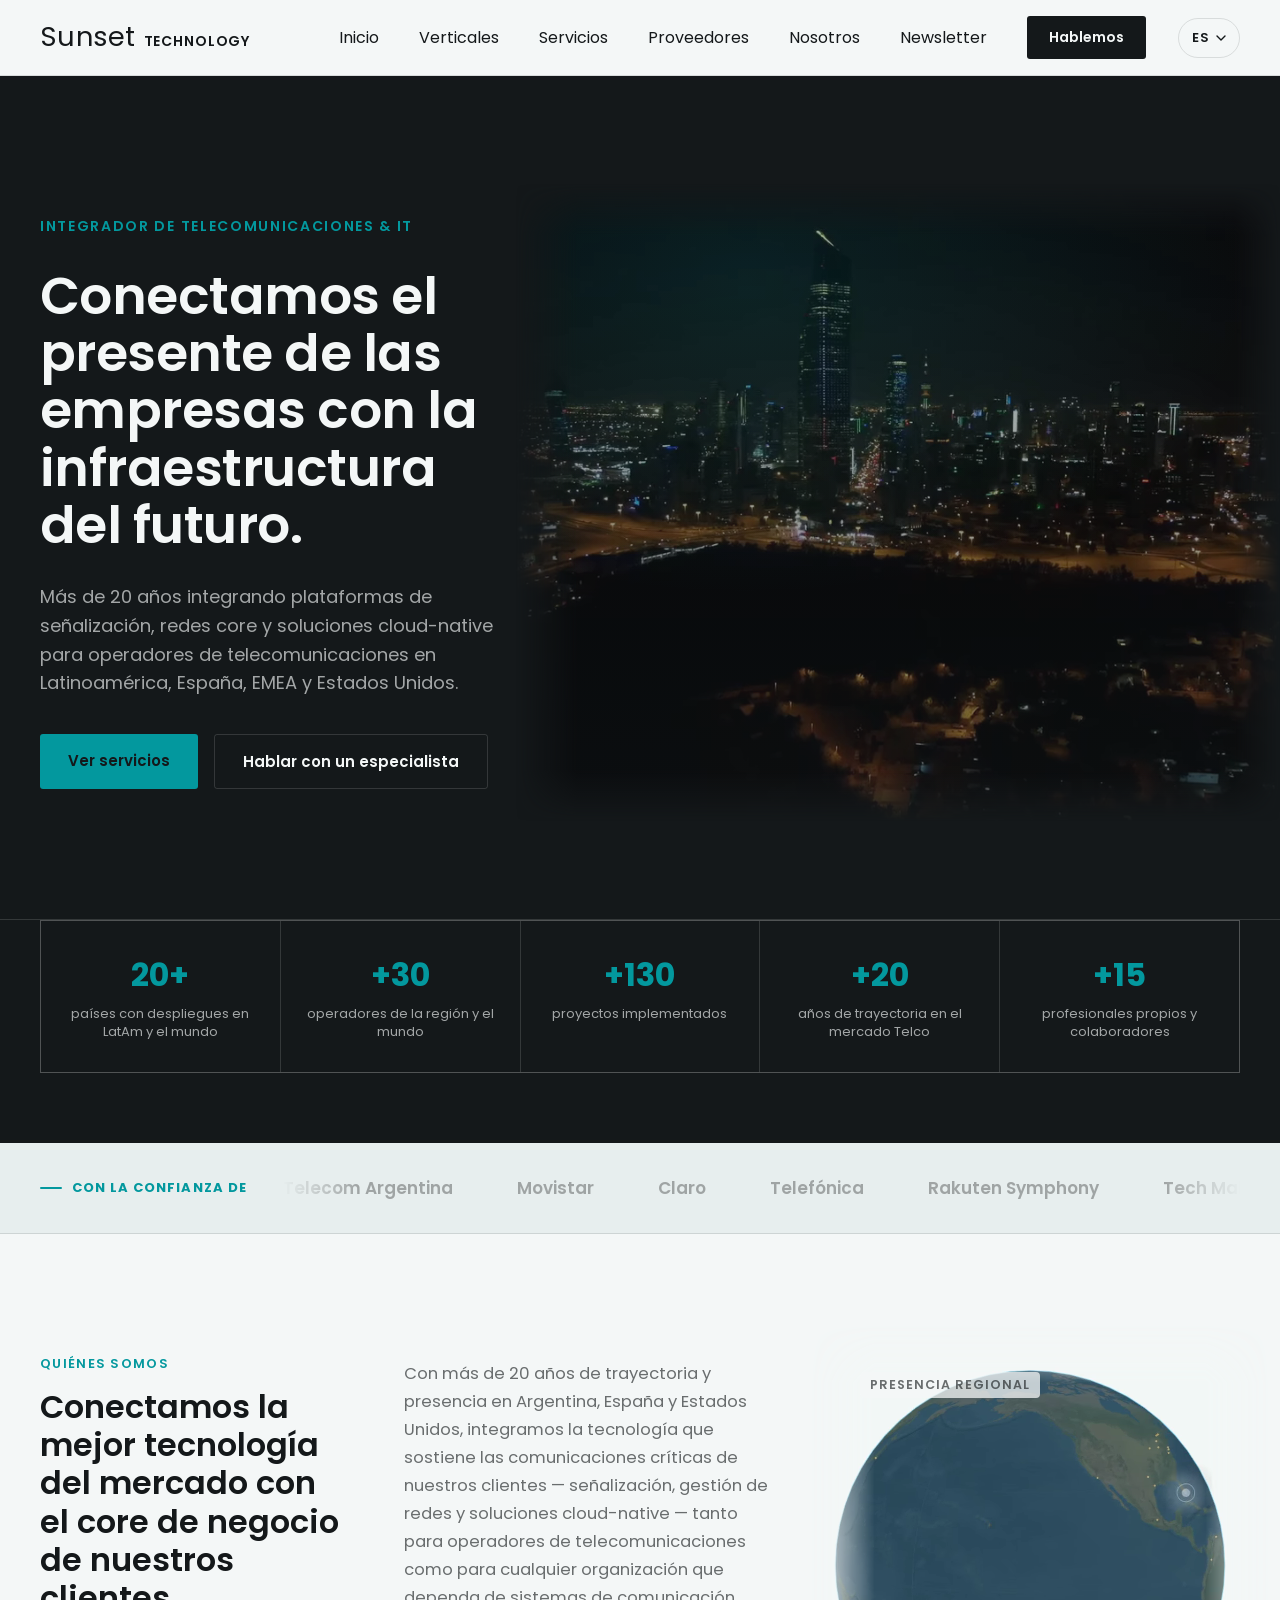
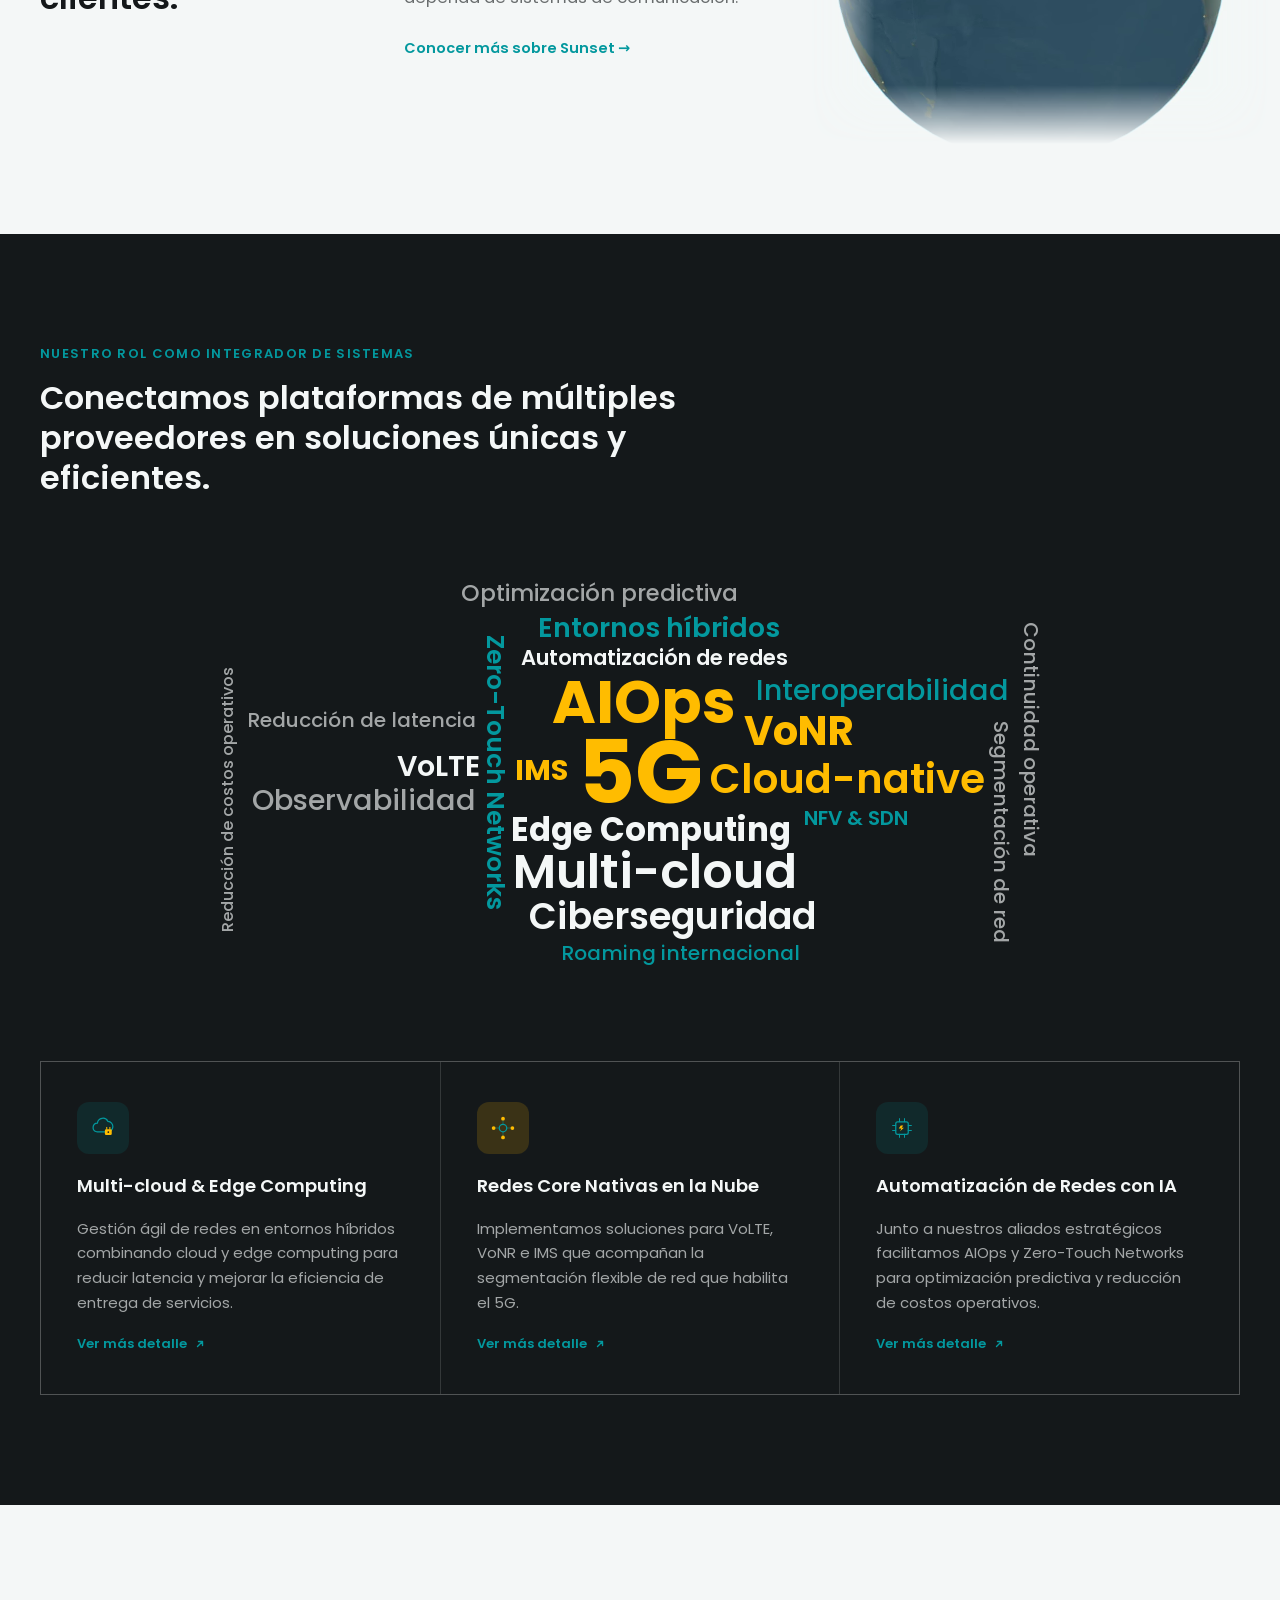
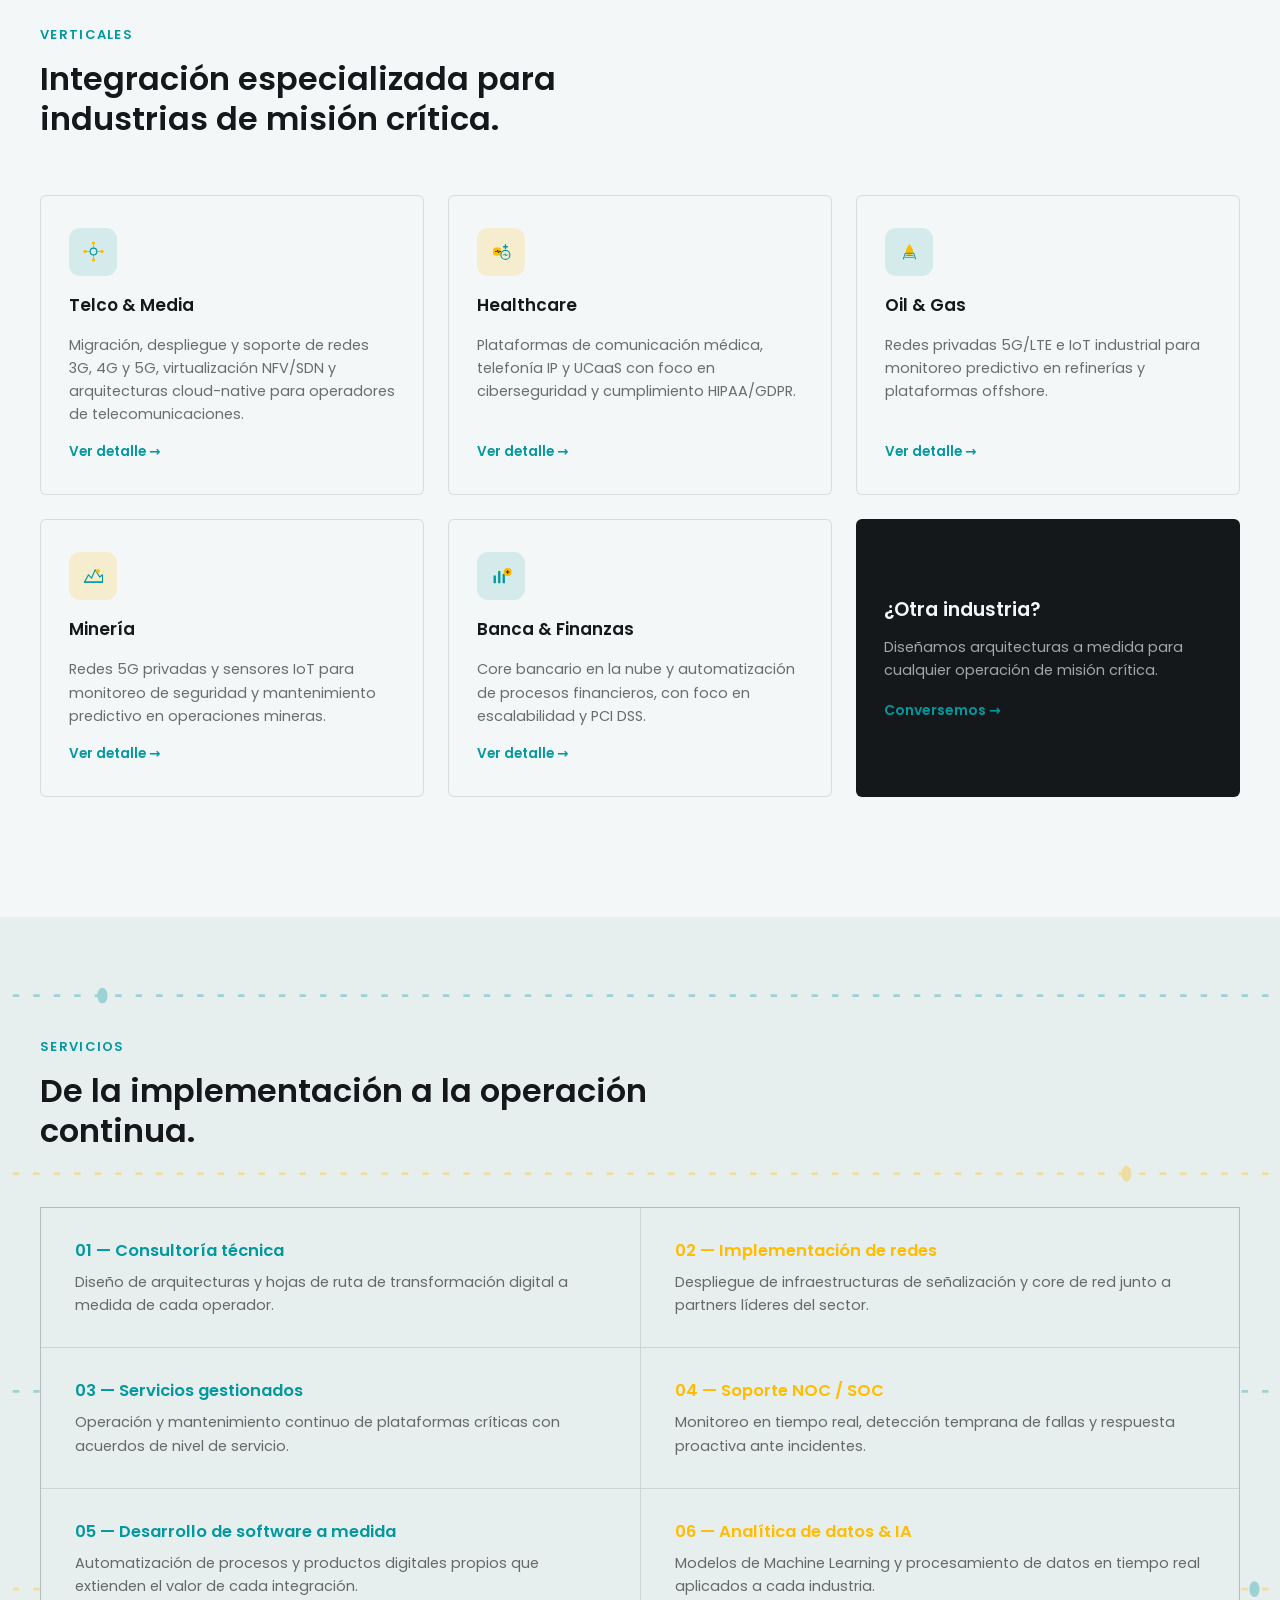
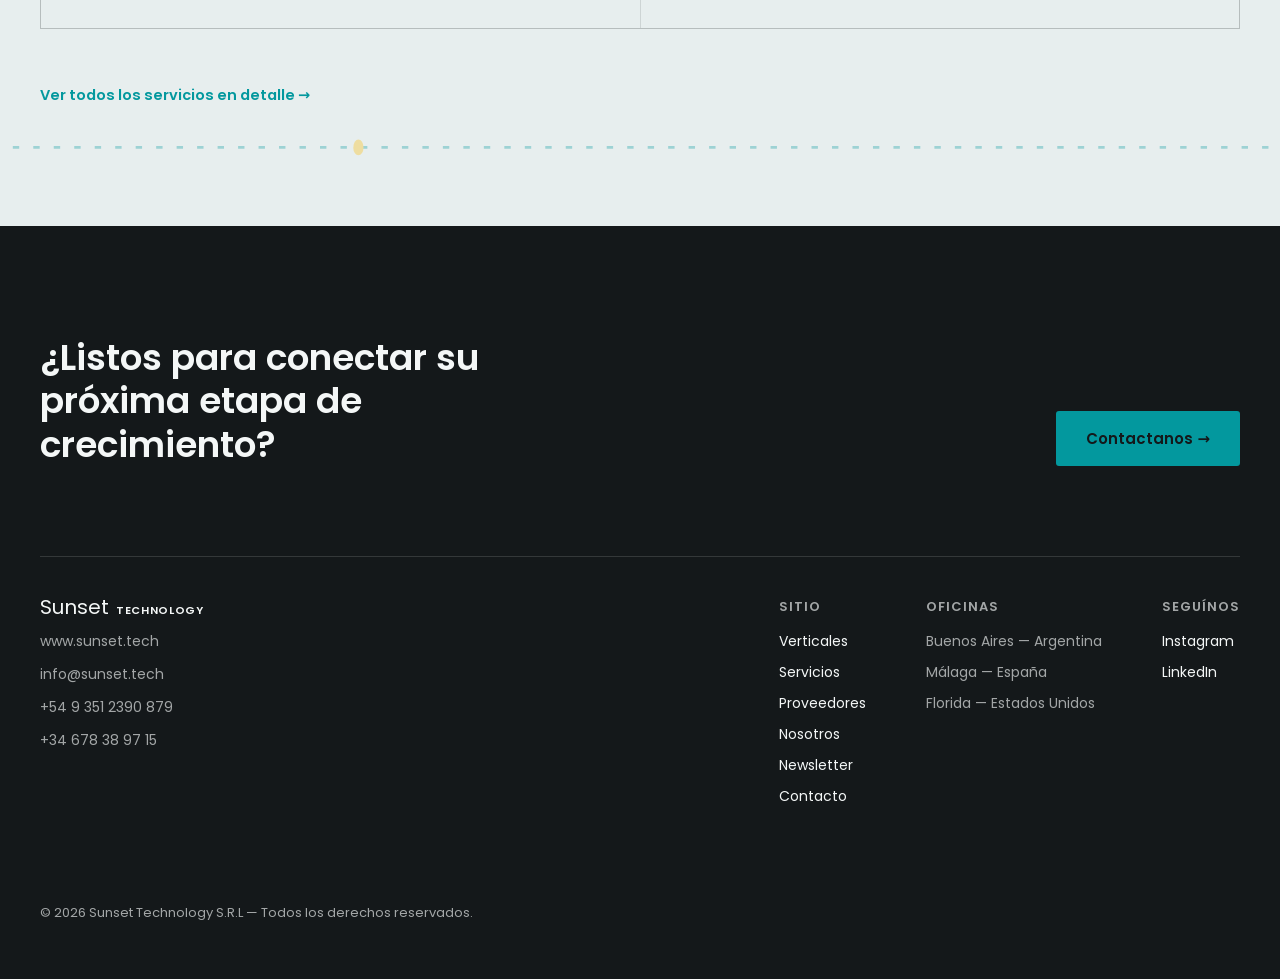
<file: index.html>
<!DOCTYPE html>

<html lang="es">
<head>
<meta charset="utf-8"/>
<meta content="width=device-width, initial-scale=1" name="viewport"/>
<title>Sunset Technology — Integrador de Telecomunicaciones e IT</title>
<meta content="Integramos plataformas de señalización, redes core y soluciones cloud-native para operadores de telecomunicaciones en Latinoamérica, España, EMEA y Estados Unidos." name="description"/>
<link href="[data-uri]" rel="icon"/>
<link href="https://fonts.googleapis.com" rel="preconnect"/>
<link href="https://fonts.googleapis.com/css2?family=Poppins:wght@400;500;600;700&amp;display=swap" rel="stylesheet"/>
<style>
@font-face{
  font-family:'Blanka';
  font-style:normal;
  font-weight:400;
  font-display:swap;
  src:url('https://fonts.cdnfonts.com/s/18915/Blanka-Regular.woff') format('woff');
}
:root{
  --ink:#14181A;
  --ink-soft:#1D2426;
  --ink-line: rgba(244,247,247,0.14);
  --paper:#F4F7F7;
  --paper-soft:#E7EEEE;
  --paper-line: rgba(20,24,26,0.12);
  --text-on-paper:#14181A;
  --text-muted-on-paper: rgba(20,24,26,0.62);
  --text-on-ink:#F4F7F7;
  --text-muted-on-ink: rgba(244,247,247,0.64);
  --accent:#03989E;
  --accent-2:#FFBC00;
  --accent-2-tint: rgba(255,188,0,0.16);
  --accent-tint: rgba(3,152,158,0.13);
  --font-display: 'Poppins', system-ui, sans-serif;
  --font-body: 'Poppins', system-ui, sans-serif;
  --font-brand: 'Blanka', 'Poppins', sans-serif;
}
*{ box-sizing:border-box; }
body{ margin:0; background:var(--paper); font-family:var(--font-body); color:var(--text-on-paper); }
h1,h2,h3{ font-family:var(--font-display); }
a{ color:inherit; text-decoration:none; }
img{ display:block; max-width:100%; }
.wrap{ width:100%; display:flex; justify-content:center; }
.container{ width:100%; max-width:1280px; padding:0 40px; box-sizing:border-box; }
.link-u{ position:relative; transition:opacity .15s; }
.link-u:hover{ opacity:0.7; }
.cta{ transition:transform .2s ease, opacity .2s ease; display:inline-block; }
.cta:hover{ opacity:0.9; transform:translateY(-1px); }
.op-name{ display:inline-block; white-space:nowrap; color:var(--text-muted-on-paper); opacity:0.55; filter:grayscale(1); transform:scale(1); transition:opacity .35s ease, color .35s ease, filter .35s ease, transform .35s ease; }
.op-name.active{ color:var(--accent); opacity:1; filter:grayscale(0); transform:scale(1.06); }

.navbar{ border-bottom:1px solid var(--paper-line); background:var(--paper); position:sticky; top:0; z-index:20; }
.nav-links{ display:flex; align-items:center; gap:40px; }
.cta-dark{ font-size:14px; font-weight:600; background:var(--ink); color:var(--paper); padding:11px 22px; border-radius:3px; }
.brand-wordmark{ color:inherit; }

.nav-toggle{ display:none; flex-direction:column; justify-content:center; align-items:center; gap:5px; width:30px; height:30px; background:none; border:none; cursor:pointer; padding:0; flex:0 0 auto; }
.nav-toggle span{ display:block; width:22px; height:2px; background:var(--text-on-paper); border-radius:2px; transition:transform .2s ease, opacity .2s ease; }
.nav-toggle.open span:nth-child(1){ transform:translateY(7px) rotate(45deg); }
.nav-toggle.open span:nth-child(2){ opacity:0; }
.nav-toggle.open span:nth-child(3){ transform:translateY(-7px) rotate(-45deg); }

.nav-mobile-menu{ display:none; flex-direction:column; border-top:1px solid var(--paper-line); background:var(--paper); }
.nav-mobile-menu.open{ display:flex; }
.nav-mobile-menu a{ padding:16px 40px; font-size:15px; border-bottom:1px solid var(--paper-line); color:var(--text-on-paper); }
.nav-mobile-menu a.cta{ margin:16px 40px; padding:13px 22px; text-align:center; border-bottom:none; display:inline-block; color:var(--paper); }

.lang-switch{ position:relative; flex:0 0 auto; }
.lang-switch-btn{ display:flex; align-items:center; gap:7px; font-family:var(--font-body); font-size:13px; font-weight:600; letter-spacing:0.03em; padding:9px 13px; border:1px solid var(--paper-line); border-radius:20px; background:transparent; cursor:pointer; color:var(--text-on-paper); }
.lang-switch-btn:hover{ background:var(--paper-soft); }
.lang-switch-menu{ position:absolute; top:calc(100% + 8px); right:0; background:var(--paper); border:1px solid var(--paper-line); border-radius:8px; box-shadow:0 10px 28px rgba(0,0,0,.14); overflow:hidden; min-width:130px; display:none; z-index:30; }
.lang-switch.open .lang-switch-menu{ display:block; }
.lang-switch-menu button{ display:block; width:100%; text-align:left; padding:10px 16px; font-size:13.5px; font-family:var(--font-body); background:none; border:none; cursor:pointer; color:var(--text-on-paper); }
.lang-switch-menu button:hover{ background:var(--paper-soft); }
.lang-switch-menu button.active{ color:var(--accent); font-weight:600; }

@keyframes fadeInUp{ from{opacity:0; transform:translateY(20px);} to{opacity:1; transform:translateY(0);} }
.hero-in{ opacity:0; animation:fadeInUp .8s cubic-bezier(.2,.7,.3,1) forwards; }

@keyframes pulseDot{ 0%,100%{opacity:.4; transform:scale(1);} 50%{opacity:1; transform:scale(1.25);} }
.pulse{ animation:pulseDot 2.4s ease-in-out infinite; transform-origin:center; }

@keyframes floatSlow{ 0%,100%{ transform:translateY(0); } 50%{ transform:translateY(-10px); } }
.float{ animation:floatSlow 5s ease-in-out infinite; }

@keyframes marquee{ from{ transform:translateX(0); } to{ transform:translateX(-50%); } }
.marquee-track{ display:flex; align-items:center; gap:64px; width:max-content; animation:marquee 26s linear infinite; }
.marquee-track:hover, .logo-track:hover{ animation-play-state:paused; }

@keyframes marqueeLogos{ from{ transform:translateX(0); } to{ transform:translateX(-50%); } }
.logo-track{ display:flex; align-items:center; gap:28px; width:max-content; animation:marqueeLogos 34s linear infinite; }
.logo-tile{ background:var(--paper); border:1px solid var(--paper-line); border-radius:8px; height:84px; width:168px; display:flex; align-items:center; justify-content:center; padding:16px 22px; flex:0 0 auto; }
.logo-tile img{ max-width:100%; max-height:100%; object-fit:contain; filter:grayscale(1) opacity(0.65); transition:filter .25s ease; }
.logo-tile:hover img{ filter:grayscale(0) opacity(1); }

@keyframes flowDash{ to{ stroke-dashoffset:-48; } }
.flow-line{ stroke-dasharray:5 11; animation:flowDash 1.6s linear infinite; }
.solid-line{ stroke-linecap:round; }

@keyframes drawLine{ to{ stroke-dashoffset:0; } }
.draw-line{ stroke-linecap:round; stroke-dasharray:100; stroke-dashoffset:100; animation:drawLine 1.3s cubic-bezier(.3,.7,.4,1) forwards; }

@keyframes driftBg{ 0%,100%{ transform:translate(0,0); } 50%{ transform:translate(-18px,10px); } }
.bg-drift{ animation:driftBg 9s ease-in-out infinite; }

@keyframes globeZoom{ 0%,100%{ transform:scale(1); } 50%{ transform:scale(1.09); } }
.globe-zoom{ animation:globeZoom 22s ease-in-out infinite; }

.seq-group{ opacity:0; transition:opacity 1.1s ease; }
.reveal.is-visible .seq-group.seq-1{ opacity:1; transition-delay:.3s; }
.reveal.is-visible .seq-group.seq-2{ opacity:1; transition-delay:2.3s; }
.reveal.is-visible .seq-group.seq-3{ opacity:1; transition-delay:4.3s; }

.reveal{ opacity:0; transform:translateY(26px); transition:opacity .7s ease, transform .7s ease; }
.reveal.is-visible{ opacity:1; transform:translateY(0); }

.card{ transition:transform .25s ease, box-shadow .25s ease, border-color .25s ease; }
.card:hover{ transform:translateY(-6px); box-shadow:0 16px 32px rgba(18,24,31,0.10); border-color:rgba(18,24,31,0.26); }

.kw-cloud{ container-type:inline-size; }
.kw-word{ position:absolute; transform:translate(-50%,-50%) rotate(var(--r,0deg)); transform-origin:center; font-family:var(--font-display); white-space:nowrap; line-height:1; cursor:default; transition:transform .25s ease, opacity .25s ease; }
.kw-word:hover{ transform:translate(-50%,-50%) rotate(var(--r,0deg)) scale(1.12); opacity:.82; }

.rol-card{ cursor:pointer; }
.rol-card-toggle{ display:inline-flex; align-items:center; gap:7px; font-size:13px; font-weight:600; color:var(--accent); }
.rol-card-toggle svg{ flex:0 0 auto; }

.rol-modal-overlay{ position:fixed; inset:0; background:rgba(10,14,15,0.72); backdrop-filter:blur(2px); -webkit-backdrop-filter:blur(2px); display:flex; align-items:center; justify-content:center; padding:24px; z-index:100; opacity:0; visibility:hidden; transition:opacity .25s ease, visibility 0s linear .25s; }
.rol-modal-overlay.open{ opacity:1; visibility:visible; transition:opacity .25s ease; }
.rol-modal{ background:var(--ink-soft); border:1px solid var(--ink-line); border-radius:10px; max-width:520px; width:100%; max-height:80vh; overflow-y:auto; padding:42px 38px; position:relative; transform:translateY(14px) scale(.98); transition:transform .3s ease; }
.rol-modal-overlay.open .rol-modal{ transform:translateY(0) scale(1); }
.rol-modal-close{ position:absolute; top:16px; right:16px; width:32px; height:32px; border-radius:50%; border:1px solid var(--ink-line); background:transparent; color:var(--text-on-ink); display:flex; align-items:center; justify-content:center; cursor:pointer; transition:background .2s ease; padding:0; }
.rol-modal-close:hover{ background:rgba(244,247,247,0.08); }
.rol-modal-title{ font-family:var(--font-display); font-weight:600; font-size:22px; color:var(--text-on-ink); margin-bottom:16px; padding-right:30px; }
.rol-modal-body{ font-size:15.5px; line-height:1.7; color:var(--text-muted-on-ink); margin:0; }

.icon-badge{ transition:transform .25s ease; }
.card:hover .icon-badge{ transform:scale(1.08); }

.logo-mark{ height:26px; width:auto; display:block; }
.logo-mark.on-dark{ filter:invert(1) brightness(1.5); }

.grid-3{ display:grid; grid-template-columns:repeat(3, minmax(0,1fr)); gap:24px; }
.grid-2{ display:grid; grid-template-columns:repeat(2, minmax(0,1fr)); gap:1px; background:var(--paper-line); border:1px solid var(--paper-line); }
.grid-3-flush{ display:grid; grid-template-columns:repeat(3, minmax(0,1fr)); gap:1px; background:var(--ink-line); border:1px solid var(--ink-line); }

@media (max-width: 860px){
  .nav-links{ display:none !important; }
  .nav-toggle{ display:flex; }
  .grid-3, .grid-3-flush{ grid-template-columns:1fr !important; }
  .grid-2{ grid-template-columns:1fr !important; }
  h1{ font-size:36px !important; }
  .hero-illustration{ display:none; }
  .quienes-somos-flex{ flex-direction:column !important; }
}

</style>
</head>
<body>
<div class="navbar">
<div class="wrap">
<div class="container" style="padding-top:16px; padding-bottom:16px; display:flex; align-items:center; justify-content:space-between; gap:24px;">
<a class="brand-wordmark" href="index.html" style="display:flex; align-items:baseline; gap:8px;">
<span style="font-family:var(--font-brand); font-size:27px; line-height:1; letter-spacing:0.01em; color:var(--text-on-paper);">Sunset</span>
<span style="font-family:var(--font-display); font-weight:600; font-size:14px; letter-spacing:0.06em; text-transform:uppercase; color:var(--text-on-paper);">Technology</span>
</a>
<div style="display:flex; align-items:center; gap:32px;">
<nav class="nav-links">
<a class="link-u" href="index.html"><span data-i18n="t1">Inicio</span></a>
<a class="link-u" href="verticales.html"><span data-i18n="t2">Verticales</span></a>
<a class="link-u" href="servicios.html"><span data-i18n="t3">Servicios</span></a>
<a class="link-u" href="proveedores.html"><span data-i18n="t4">Proveedores</span></a>
<a class="link-u" href="nosotros.html"><span data-i18n="t5">Nosotros</span></a>
<a class="link-u" href="newsletter.html"><span data-i18n="t6">Newsletter</span></a>
<a class="cta cta-dark" href="contacto.html"><span data-i18n="t7">Hablemos</span></a>
</nav>
<div class="lang-switch">
<button aria-expanded="false" aria-haspopup="true" class="lang-switch-btn" type="button">
<span class="lang-switch-current"><span data-i18n="t8">ES</span></span>
<svg fill="none" height="6" viewbox="0 0 10 6" width="10"><path d="M1 1l4 4 4-4" stroke="currentColor" stroke-linecap="round" stroke-linejoin="round" stroke-width="1.4"></path></svg>
</button>
<div class="lang-switch-menu">
<button data-lang="es" type="button"><span data-i18n="t9">Español</span></button>
<button data-lang="en" type="button"><span data-i18n="t10">English</span></button>
<button data-lang="it" type="button"><span data-i18n="t11">Italiano</span></button>
</div>
</div>
<button aria-controls="nav-mobile-menu" aria-expanded="false" aria-label="Abrir menú" class="nav-toggle" id="nav-toggle" type="button">
<span></span><span></span><span></span>
</button>
</div>
</div>
</div>
<nav class="nav-mobile-menu" id="nav-mobile-menu">
<a href="index.html"><span data-i18n="t12">Inicio</span></a>
<a href="verticales.html"><span data-i18n="t13">Verticales</span></a>
<a href="servicios.html"><span data-i18n="t14">Servicios</span></a>
<a href="proveedores.html"><span data-i18n="t15">Proveedores</span></a>
<a href="nosotros.html"><span data-i18n="t16">Nosotros</span></a>
<a href="newsletter.html"><span data-i18n="t17">Newsletter</span></a>
<a class="cta cta-dark" href="contacto.html"><span data-i18n="t18">Hablemos</span></a>
</nav>
</div>
<div class="wrap" style="background:var(--ink); color:var(--text-on-ink); position:relative; overflow:hidden;">
<div class="container" style="padding-top:140px; padding-bottom:130px; position:relative; display:flex; align-items:center; gap:16px; flex-wrap:wrap;">
<div style="flex:0 1 460px; max-width:520px; display:flex; flex-direction:column; gap:30px;">
<div class="hero-in" style="animation-delay:.05s; font-size:14px; font-weight:600; letter-spacing:0.12em; text-transform:uppercase; color:var(--accent);"><span data-i18n="t19">Integrador de Telecomunicaciones &amp; IT</span></div>
<h1 class="hero-in" style="animation-delay:.15s; margin:0; font-weight:600; font-size:52px; line-height:1.1; letter-spacing:-0.01em;"><span data-i18n="t20">Conectamos el presente de las empresas con la infraestructura del futuro.</span></h1>
<p class="hero-in" style="animation-delay:.28s; margin:0; font-size:18px; line-height:1.6; color:var(--text-muted-on-ink); max-width:560px;"><span data-i18n="t21">Más de 20 años integrando plataformas de señalización, redes core y soluciones cloud-native para operadores de telecomunicaciones en Latinoamérica, España, EMEA y Estados Unidos.</span></p>
<div class="hero-in" style="animation-delay:.4s; display:flex; gap:16px; margin-top:6px; flex-wrap:wrap;">
<a class="cta" href="servicios.html" style="background:var(--accent); color:var(--ink); font-weight:600; font-size:15px; padding:15px 28px; border-radius:3px;"><span data-i18n="t22">Ver servicios</span></a>
<a class="link-u" href="contacto.html" style="border:1px solid var(--ink-line); font-weight:600; font-size:15px; padding:15px 28px; border-radius:3px; color:var(--text-on-ink);"><span data-i18n="t23">Hablar con un especialista</span></a>
</div>
</div>
<div class="hero-illustration hero-in" style="animation-delay:.5s; flex:1.7 1 540px; display:flex; justify-content:flex-end; margin:-72px -40px -72px 0;">
<div style="position:relative; width:100%; max-width:1120px; aspect-ratio:6/5; mask-image:linear-gradient(90deg, transparent, black 8%, black 94%, transparent), linear-gradient(180deg, transparent, black 8%, black 92%, transparent); mask-composite:intersect; -webkit-mask-image:linear-gradient(90deg, transparent, black 8%, black 94%, transparent), linear-gradient(180deg, transparent, black 8%, black 92%, transparent); -webkit-mask-composite:source-in, source-in;">
<!-- The "network lines" overlay is baked directly into this video's
             own frames (not a separate SVG layer) -- every arc was rendered
             from building points tracked frame-by-frame through this exact
             clip, so the lines stay glued to the same rooftops through the
             whole pan/zoom instead of drifting like an independent overlay
             would. -->
<video aria-hidden="true" autoplay="" loop="" muted="" playsinline="" poster="assets/hero-poster.jpg" style="position:absolute; inset:0; width:100%; height:100%; object-fit:cover; opacity:0.85;">
<source src="assets/hero-map.webm" type="video/webm"/>
<source src="assets/hero-map.mp4" type="video/mp4"/>
</video>
<div style="position:absolute; inset:0; background:linear-gradient(180deg, rgba(20,24,26,0.1), rgba(20,24,26,0.5));"></div>
<div style="position:absolute; inset:0; background:radial-gradient(120% 90% at 30% 15%, rgba(3,152,158,0.15), transparent 55%);"></div>
</div>
</div>
</div>
</div>
<div class="wrap" style="background:var(--ink); border-top:1px solid var(--ink-line);">
<div class="container" style="padding-top:0; padding-bottom:70px;">
<div class="grid-3-flush" style="grid-template-columns:repeat(5, minmax(0,1fr));">
<div class="reveal" style="background:var(--ink); padding:30px 22px; text-align:center; display:flex; flex-direction:column; gap:6px;">
<div style="font-family:var(--font-display); font-weight:700; font-size:32px; color:var(--accent);"><span data-i18n="t24">20+</span></div>
<div style="font-size:13px; color:var(--text-muted-on-ink); line-height:1.4;"><span data-i18n="t25">países con despliegues en LatAm y el mundo</span></div>
</div>
<div class="reveal" style="background:var(--ink); padding:30px 22px; text-align:center; display:flex; flex-direction:column; gap:6px; transition-delay:0.05s;">
<div style="font-family:var(--font-display); font-weight:700; font-size:32px; color:var(--accent);"><span data-i18n="t26">+30</span></div>
<div style="font-size:13px; color:var(--text-muted-on-ink); line-height:1.4;"><span data-i18n="t27">operadores de la región y el mundo</span></div>
</div>
<div class="reveal" style="background:var(--ink); padding:30px 22px; text-align:center; display:flex; flex-direction:column; gap:6px; transition-delay:0.1s;">
<div style="font-family:var(--font-display); font-weight:700; font-size:32px; color:var(--accent);"><span data-i18n="t28">+130</span></div>
<div style="font-size:13px; color:var(--text-muted-on-ink); line-height:1.4;"><span data-i18n="t29">proyectos implementados</span></div>
</div>
<div class="reveal" style="background:var(--ink); padding:30px 22px; text-align:center; display:flex; flex-direction:column; gap:6px; transition-delay:0.15s;">
<div style="font-family:var(--font-display); font-weight:700; font-size:32px; color:var(--accent);"><span data-i18n="t30">+20</span></div>
<div style="font-size:13px; color:var(--text-muted-on-ink); line-height:1.4;"><span data-i18n="t31">años de trayectoria en el mercado Telco</span></div>
</div>
<div class="reveal" style="background:var(--ink); padding:30px 22px; text-align:center; display:flex; flex-direction:column; gap:6px; transition-delay:0.2s;">
<div style="font-family:var(--font-display); font-weight:700; font-size:32px; color:var(--accent);"><span data-i18n="t32">+15</span></div>
<div style="font-size:13px; color:var(--text-muted-on-ink); line-height:1.4;"><span data-i18n="t33">profesionales propios y colaboradores</span></div>
</div>
</div>
</div>
</div>
<div class="wrap" style="background:var(--paper-soft); border-bottom:1px solid var(--paper-line);">
<div class="container" style="padding-top:32px; padding-bottom:32px; display:flex; align-items:center; gap:36px;">
<div style="display:flex; align-items:center; gap:10px; white-space:nowrap;">
<span style="width:22px; height:2px; border-radius:2px; background:var(--accent); display:inline-block;"></span>
<span style="font-size:13px; font-weight:700; letter-spacing:0.08em; text-transform:uppercase; color:var(--accent);"><span data-i18n="t34">Con la confianza de</span></span>
</div>
<div class="trust-track-wrap" style="overflow:hidden; flex:1; mask-image:linear-gradient(90deg, transparent, black 8%, black 92%, transparent); -webkit-mask-image:linear-gradient(90deg, transparent, black 8%, black 92%, transparent);">
<div class="marquee-track">
<span class="op-name" style="font-family:var(--font-display); font-size:17px; font-weight:600;"><span data-i18n="t35">Telecom Argentina</span></span>
<span class="op-name" style="font-family:var(--font-display); font-size:17px; font-weight:600;"><span data-i18n="t36">Movistar</span></span>
<span class="op-name" style="font-family:var(--font-display); font-size:17px; font-weight:600;"><span data-i18n="t37">Claro</span></span>
<span class="op-name" style="font-family:var(--font-display); font-size:17px; font-weight:600;"><span data-i18n="t38">Telefónica</span></span>
<span class="op-name" style="font-family:var(--font-display); font-size:17px; font-weight:600;"><span data-i18n="t39">Rakuten Symphony</span></span>
<span class="op-name" style="font-family:var(--font-display); font-size:17px; font-weight:600;"><span data-i18n="t40">Tech Mahindra</span></span>
<span class="op-name" style="font-family:var(--font-display); font-size:17px; font-weight:600;"><span data-i18n="t41">Telecom Argentina</span></span>
<span class="op-name" style="font-family:var(--font-display); font-size:17px; font-weight:600;"><span data-i18n="t42">Movistar</span></span>
<span class="op-name" style="font-family:var(--font-display); font-size:17px; font-weight:600;"><span data-i18n="t43">Claro</span></span>
<span class="op-name" style="font-family:var(--font-display); font-size:17px; font-weight:600;"><span data-i18n="t44">Telefónica</span></span>
<span class="op-name" style="font-family:var(--font-display); font-size:17px; font-weight:600;"><span data-i18n="t45">Rakuten Symphony</span></span>
<span class="op-name" style="font-family:var(--font-display); font-size:17px; font-weight:600;"><span data-i18n="t46">Tech Mahindra</span></span>
</div>
</div>
</div>
</div>
<div class="wrap" id="nosotros" style="background:var(--paper);">
<div class="container quienes-somos-flex" style="padding-top:120px; padding-bottom:120px; display:flex; gap:64px;">
<div class="reveal" style="flex:0 0 300px;">
<div style="font-size:13px; font-weight:600; letter-spacing:0.1em; text-transform:uppercase; color:var(--accent); margin-bottom:14px;"><span data-i18n="t47">Quiénes somos</span></div>
<h2 style="margin:0; font-weight:600; font-size:32px; line-height:1.2;"><span data-i18n="t48">Conectamos la mejor tecnología del mercado con el core de negocio de nuestros clientes.</span></h2>
</div>
<div class="reveal" style="flex:1; display:flex; flex-direction:column; gap:26px; padding-top:6px;">
<p style="margin:0; font-size:16.5px; line-height:1.7; color:var(--text-muted-on-paper);"><span data-i18n="t49">Con más de 20 años de trayectoria y presencia en Argentina, España y Estados Unidos, integramos la tecnología que sostiene las comunicaciones críticas de nuestros clientes — señalización, gestión de redes y soluciones cloud-native — tanto para operadores de telecomunicaciones como para cualquier organización que dependa de sistemas de comunicación.</span></p>
<a class="link-u" href="nosotros.html" style="font-size:14.5px; font-weight:600; color:var(--accent);"><span data-i18n="t50">Conocer más sobre Sunset →</span></a>
</div>
<div class="reveal" style="flex:0 0 400px; position:relative; display:flex; flex-direction:column; min-height:360px;">
<div style="position:absolute; inset:-30px; mask-image:linear-gradient(90deg, transparent, black 14%, black 86%, transparent), linear-gradient(180deg, transparent, black 14%, black 86%, transparent); mask-composite:intersect; -webkit-mask-image:linear-gradient(90deg, transparent, black 14%, black 86%, transparent), linear-gradient(180deg, transparent, black 14%, black 86%, transparent); -webkit-mask-composite:source-in, source-in; overflow:hidden;">
<video aria-hidden="true" id="presencia-video" loop="" muted="" playsinline="" poster="assets/presencia-poster.jpg" preload="auto" style="position:absolute; inset:0; width:100%; height:100%; object-fit:cover; object-position:50% 100%;">
<source src="assets/presencia-map.webm" type="video/webm"/>
<source src="assets/presencia-map.mp4" type="video/mp4"/>
</video>
</div>
<div style="position:relative; padding:18px 20px; flex:1; display:flex; align-items:flex-start;">
<div style="font-size:12.5px; font-weight:600; letter-spacing:0.08em; text-transform:uppercase; color:var(--text-muted-on-paper); background:rgba(244,247,247,0.75); padding:4px 10px; border-radius:4px;"><span data-i18n="t51">Presencia regional</span></div>
</div>
</div>
</div>
</div>
<div class="wrap" style="background:var(--ink); color:var(--text-on-ink);">
<div class="container" style="padding-top:110px; padding-bottom:110px; display:flex; flex-direction:column; gap:12px;">
<div class="reveal" style="max-width:640px;">
<div style="font-size:13px; font-weight:600; letter-spacing:0.1em; text-transform:uppercase; color:var(--accent); margin-bottom:14px;"><span data-i18n="t52">Nuestro rol como integrador de sistemas</span></div>
<h2 style="margin:0; font-weight:600; font-size:32px; line-height:1.25;"><span data-i18n="t53">Conectamos plataformas de múltiples proveedores en soluciones únicas y eficientes.</span></h2>
</div>
<div class="reveal" style="padding:60px 16px 76px;">
<div class="kw-cloud" style="position:relative; width:100%; max-width:960px; margin:0 auto; aspect-ratio:1000/420;">
<span class="kw-word" style="left:50.00%; top:50.00%; --r:0deg; font-weight:700; color:var(--accent-2); font-size:75px; font-size:clamp(8px, 9.2cqw, 92px);"><span data-i18n="t54">5G</span></span><span class="kw-word" style="left:51.18%; top:64.46%; --r:0deg; font-weight:700; color:var(--text-on-ink); font-size:28px; font-size:clamp(8px, 3.4cqw, 34px);"><span data-i18n="t55">Edge Computing</span></span><span class="kw-word" style="left:50.41%; top:33.01%; --r:0deg; font-weight:700; color:var(--accent-2); font-size:51px; font-size:clamp(8px, 6.2cqw, 62px);"><span data-i18n="t56">AIOps</span></span><span class="kw-word" style="left:51.58%; top:74.98%; --r:0deg; font-weight:600; color:var(--text-on-ink); font-size:41px; font-size:clamp(8px, 5.0cqw, 50px);"><span data-i18n="t57">Multi-cloud</span></span><span class="kw-word" style="left:34.88%; top:49.98%; --r:90deg; font-weight:600; color:var(--accent); font-size:21px; font-size:clamp(8px, 2.6cqw, 26px);"><span data-i18n="t58">Zero-Touch Networks</span></span><span class="kw-word" style="left:51.56%; top:21.76%; --r:0deg; font-weight:600; color:var(--text-on-ink); font-size:18px; font-size:clamp(8px, 2.2cqw, 22px);"><span data-i18n="t59">Automatización de redes</span></span><span class="kw-word" style="left:71.57%; top:51.77%; --r:0deg; font-weight:600; color:var(--accent-2); font-size:34px; font-size:clamp(8px, 4.2cqw, 42px);"><span data-i18n="t60">Cloud-native</span></span><span class="kw-word" style="left:51.97%; top:14.50%; --r:0deg; font-weight:600; color:var(--accent); font-size:23px; font-size:clamp(8px, 2.8cqw, 28px);"><span data-i18n="t61">Entornos híbridos</span></span><span class="kw-word" style="left:53.43%; top:86.06%; --r:0deg; font-weight:600; color:var(--text-on-ink); font-size:31px; font-size:clamp(8px, 3.8cqw, 38px);"><span data-i18n="t62">Ciberseguridad</span></span><span class="kw-word" style="left:66.53%; top:40.01%; --r:0deg; font-weight:700; color:var(--accent-2); font-size:34px; font-size:clamp(8px, 4.2cqw, 42px);"><span data-i18n="t63">VoNR</span></span><span class="kw-word" style="left:45.82%; top:5.92%; --r:0deg; font-weight:500; color:var(--text-muted-on-ink); font-size:20px; font-size:clamp(8px, 2.4cqw, 24px);"><span data-i18n="t64">Optimización predictiva</span></span><span class="kw-word" style="left:75.28%; top:29.88%; --r:0deg; font-weight:500; color:var(--accent); font-size:25px; font-size:clamp(8px, 3.0cqw, 30px);"><span data-i18n="t65">Interoperabilidad</span></span><span class="kw-word" style="left:28.96%; top:48.50%; --r:0deg; font-weight:600; color:var(--text-on-ink); font-size:25px; font-size:clamp(8px, 3.0cqw, 30px);"><span data-i18n="t66">VoLTE</span></span><span class="kw-word" style="left:21.23%; top:57.16%; --r:0deg; font-weight:500; color:var(--text-muted-on-ink); font-size:25px; font-size:clamp(8px, 3.0cqw, 30px);"><span data-i18n="t67">Observabilidad</span></span><span class="kw-word" style="left:39.74%; top:49.68%; --r:0deg; font-weight:700; color:var(--accent-2); font-size:25px; font-size:clamp(8px, 3.0cqw, 30px);"><span data-i18n="t68">IMS</span></span><span class="kw-word" style="left:87.57%; top:64.99%; --r:90deg; font-weight:500; color:var(--text-muted-on-ink); font-size:17px; font-size:clamp(8px, 2.1cqw, 21px);"><span data-i18n="t69">Segmentación de red</span></span><span class="kw-word" style="left:54.24%; top:94.88%; --r:0deg; font-weight:500; color:var(--accent); font-size:17px; font-size:clamp(8px, 2.1cqw, 21px);"><span data-i18n="t70">Roaming internacional</span></span><span class="kw-word" style="left:21.00%; top:37.14%; --r:0deg; font-weight:500; color:var(--text-muted-on-ink); font-size:17px; font-size:clamp(8px, 2.1cqw, 21px);"><span data-i18n="t71">Reducción de latencia</span></span><span class="kw-word" style="left:90.69%; top:41.95%; --r:90deg; font-weight:500; color:var(--text-muted-on-ink); font-size:17px; font-size:clamp(8px, 2.1cqw, 21px);"><span data-i18n="t72">Continuidad operativa</span></span><span class="kw-word" style="left:7.04%; top:56.79%; --r:-90deg; font-weight:500; color:var(--text-muted-on-ink); font-size:14px; font-size:clamp(8px, 1.7cqw, 17px);"><span data-i18n="t73">Reducción de costos operativos</span></span><span class="kw-word" style="left:72.46%; top:61.63%; --r:0deg; font-weight:600; color:var(--accent); font-size:17px; font-size:clamp(8px, 2.1cqw, 21px);"><span data-i18n="t74">NFV &amp; SDN</span></span>
</div>
</div>
<div class="grid-3-flush">
<div class="reveal card rol-card" data-detail="Diseñamos arquitecturas distribuidas que combinan múltiples proveedores cloud con nodos edge desplegados cerca del usuario final, permitiendo procesar datos críticos en tiempo real y reducir el tráfico hacia el datacenter central — clave para IoT industrial, video analytics y servicios 5G. Evaluamos junto al cliente qué cargas de trabajo conviene mantener centralizadas y cuáles migrar al borde de la red, integrando la observabilidad y las políticas de seguridad de ambos mundos bajo un mismo panel de control. El resultado es una infraestructura más resiliente, con menor latencia percibida por el usuario final y con la flexibilidad de sumar o cambiar proveedores cloud sin rediseñar la arquitectura desde cero." data-i18n-attr="data-title:t140,data-detail:t141" data-title="Multi-cloud &amp; Edge Computing" style="background:var(--ink); padding:40px 36px; display:flex; flex-direction:column; gap:18px;">
<div class="icon-badge" style="width:52px; height:52px; border-radius:12px; background:var(--accent-tint); display:flex; align-items:center; justify-content:center;"><svg fill="none" height="30" viewbox="0 0 48 48" width="30">
<path d="M14 30a7 7 0 0 1 1-13.9A9 9 0 0 1 32 13.5 8 8 0 0 1 31 30H14z" fill="none" stroke="var(--accent)" stroke-linejoin="round" stroke-width="2"></path>
<rect fill="var(--accent-2)" height="9" rx="2" width="11" x="27" y="26"></rect>
<path d="M30 26v-3M35 26v-3" stroke="var(--accent-2)" stroke-linecap="round" stroke-width="1.6"></path>
<circle cx="32.5" cy="30.5" fill="var(--ink)" r="1.4"></circle>
</svg></div>
<div style="font-weight:600; font-size:18px;"><span data-i18n="t75">Multi-cloud &amp; Edge Computing</span></div>
<p style="margin:0; font-size:15px; line-height:1.65; color:var(--text-muted-on-ink);"><span data-i18n="t76">Gestión ágil de redes en entornos híbridos combinando cloud y edge computing para reducir latencia y mejorar la eficiencia de entrega de servicios.</span></p>
<span class="rol-card-toggle"><span data-i18n="t77">Ver más detalle</span>
            <svg fill="none" height="12" viewbox="0 0 12 12" width="12" xmlns="http://www.w3.org/2000/svg"><path d="M3.5 8.5L8.5 3.5M8.5 3.5H4.5M8.5 3.5V7.5" stroke="currentColor" stroke-linecap="round" stroke-linejoin="round" stroke-width="1.4"></path></svg>
</span>
</div>
<div class="reveal card rol-card" data-detail="Migramos funciones de red tradicionales a arquitecturas cloud-native (CNF/VNF) desacopladas del hardware propietario, permitiendo escalar horizontalmente según demanda. Integramos IMS, VoLTE y VoNR con orquestadores Kubernetes y network slicing para ofrecer SLAs diferenciados por servicio. Acompañamos todo el ciclo de vida de la migración, desde la evaluación del parque de equipos existente hasta la puesta en producción y el soporte post-implementación, minimizando el impacto sobre el servicio en curso. Este desacoplamiento del hardware también simplifica las actualizaciones futuras y reduce el costo total de propiedad de la red core a mediano plazo." data-i18n-attr="data-title:t142,data-detail:t143" data-title="Redes Core Nativas en la Nube" style="background:var(--ink); padding:40px 36px; display:flex; flex-direction:column; gap:18px; transition-delay:0.08s;">
<div class="icon-badge" style="width:52px; height:52px; border-radius:12px; background:var(--accent-2-tint); display:flex; align-items:center; justify-content:center;"><svg fill="none" height="30" viewbox="0 0 48 48" width="30">
<circle cx="24" cy="24" fill="none" r="6" stroke="var(--accent)" stroke-width="2"></circle>
<g opacity="0.55" stroke="var(--accent)" stroke-width="1.4">
<line x1="24" x2="24" y1="18" y2="9"></line><line x1="24" x2="24" y1="30" y2="39"></line>
<line x1="18" x2="9" y1="24" y2="24"></line><line x1="30" x2="39" y1="24" y2="24"></line>
</g>
<circle cx="24" cy="9" fill="var(--accent-2)" r="3"></circle>
<circle cx="24" cy="39" fill="var(--accent-2)" r="3"></circle>
<circle cx="9" cy="24" fill="var(--accent-2)" r="3"></circle>
<circle cx="39" cy="24" fill="var(--accent-2)" r="3"></circle>
</svg></div>
<div style="font-weight:600; font-size:18px;"><span data-i18n="t78">Redes Core Nativas en la Nube</span></div>
<p style="margin:0; font-size:15px; line-height:1.65; color:var(--text-muted-on-ink);"><span data-i18n="t79">Implementamos soluciones para VoLTE, VoNR e IMS que acompañan la segmentación flexible de red que habilita el 5G.</span></p>
<span class="rol-card-toggle"><span data-i18n="t80">Ver más detalle</span>
            <svg fill="none" height="12" viewbox="0 0 12 12" width="12" xmlns="http://www.w3.org/2000/svg"><path d="M3.5 8.5L8.5 3.5M8.5 3.5H4.5M8.5 3.5V7.5" stroke="currentColor" stroke-linecap="round" stroke-linejoin="round" stroke-width="1.4"></path></svg>
</span>
</div>
<div class="reveal card rol-card" data-detail="Aplicamos machine learning sobre telemetría de red para anticipar fallas antes de que impacten al usuario, automatizar la configuración de equipos (Zero-Touch Provisioning) y optimizar el uso de recursos de forma continua, reduciendo la intervención manual y los tiempos de resolución de incidentes. Los modelos se entrenan con el histórico propio de cada red, por lo que las alertas y recomendaciones se ajustan al comportamiento real de cada operador en lugar de partir de umbrales genéricos. Con el tiempo, esto libera al equipo de NOC de tareas repetitivas y permite enfocar el esfuerzo humano en la mejora continua de la red en lugar de la respuesta reactiva a incidentes." data-i18n-attr="data-title:t144,data-detail:t145" data-title="Automatización de Redes con IA" style="background:var(--ink); padding:40px 36px; display:flex; flex-direction:column; gap:18px; transition-delay:0.16s;">
<div class="icon-badge" style="width:52px; height:52px; border-radius:12px; background:var(--accent-tint); display:flex; align-items:center; justify-content:center;"><svg fill="none" height="30" viewbox="0 0 48 48" width="30">
<rect fill="none" height="20" rx="3" stroke="var(--accent)" stroke-width="2" width="20" x="14" y="14"></rect>
<path d="M20 14v-5M28 14v-5M20 39v-5M28 39v-5M14 20H9M14 28H9M39 20h-5M39 28h-5" stroke="var(--accent)" stroke-linecap="round" stroke-width="1.6"></path>
<path d="M22 20l-3.2 4.6H23L21 29l6-5.4h-3.6L26 20z" fill="var(--accent-2)"></path>
</svg></div>
<div style="font-weight:600; font-size:18px;"><span data-i18n="t81">Automatización de Redes con IA</span></div>
<p style="margin:0; font-size:15px; line-height:1.65; color:var(--text-muted-on-ink);"><span data-i18n="t82">Junto a nuestros aliados estratégicos facilitamos AIOps y Zero-Touch Networks para optimización predictiva y reducción de costos operativos.</span></p>
<span class="rol-card-toggle"><span data-i18n="t83">Ver más detalle</span>
            <svg fill="none" height="12" viewbox="0 0 12 12" width="12" xmlns="http://www.w3.org/2000/svg"><path d="M3.5 8.5L8.5 3.5M8.5 3.5H4.5M8.5 3.5V7.5" stroke="currentColor" stroke-linecap="round" stroke-linejoin="round" stroke-width="1.4"></path></svg>
</span>
</div>
</div>
</div>
<div class="rol-modal-overlay" id="rol-modal-overlay">
<div aria-modal="true" class="rol-modal" role="dialog">
<button aria-label="Cerrar" class="rol-modal-close" id="rol-modal-close" type="button">
<svg fill="none" height="14" viewbox="0 0 14 14" width="14" xmlns="http://www.w3.org/2000/svg"><path d="M1.5 1.5l11 11M12.5 1.5l-11 11" stroke="currentColor" stroke-linecap="round" stroke-width="1.6"></path></svg>
</button>
<div class="rol-modal-title" id="rol-modal-title"></div>
<p class="rol-modal-body" id="rol-modal-body"></p>
</div>
</div>
</div>
<div class="wrap" id="verticales" style="background:var(--paper);">
<div class="container" style="padding-top:120px; padding-bottom:120px; display:flex; flex-direction:column; gap:56px;">
<div class="reveal" style="max-width:640px;">
<div style="font-size:13px; font-weight:600; letter-spacing:0.1em; text-transform:uppercase; color:var(--accent); margin-bottom:14px;"><span data-i18n="t84">Verticales</span></div>
<h2 style="margin:0; font-weight:600; font-size:32px; line-height:1.25;"><span data-i18n="t85">Integración especializada para industrias de misión crítica.</span></h2>
</div>
<div class="grid-3">
<a class="reveal card" href="vertical-telco.html" style="border:1px solid var(--paper-line); border-radius:6px; padding:32px 28px; display:flex; flex-direction:column; gap:16px; background:var(--paper);">
<div class="icon-badge" style="width:48px; height:48px; border-radius:11px; background:var(--accent-tint); display:flex; align-items:center; justify-content:center;"><svg fill="none" height="27" viewbox="0 0 48 48" width="27">
<circle cx="24" cy="24" fill="none" r="6" stroke="var(--accent)" stroke-width="2"></circle>
<g opacity="0.55" stroke="var(--accent)" stroke-width="1.4">
<line x1="24" x2="24" y1="18" y2="9"></line><line x1="24" x2="24" y1="30" y2="39"></line>
<line x1="18" x2="9" y1="24" y2="24"></line><line x1="30" x2="39" y1="24" y2="24"></line>
</g>
<circle cx="24" cy="9" fill="var(--accent-2)" r="3"></circle>
<circle cx="24" cy="39" fill="var(--accent-2)" r="3"></circle>
<circle cx="9" cy="24" fill="var(--accent-2)" r="3"></circle>
<circle cx="39" cy="24" fill="var(--accent-2)" r="3"></circle>
</svg></div>
<div style="font-weight:600; font-size:17px; color:var(--text-on-paper);"><span data-i18n="t86">Telco &amp; Media</span></div>
<p style="margin:0; font-size:14.5px; line-height:1.6; color:var(--text-muted-on-paper);"><span data-i18n="t87">Migración, despliegue y soporte de redes 3G, 4G y 5G, virtualización NFV/SDN y arquitecturas cloud-native para operadores de telecomunicaciones.</span></p>
<span style="font-size:13.5px; font-weight:600; color:var(--accent); margin-top:auto;"><span data-i18n="t88">Ver detalle →</span></span>
</a>
<a class="reveal card" href="vertical-salud.html" style="border:1px solid var(--paper-line); border-radius:6px; padding:32px 28px; display:flex; flex-direction:column; gap:16px; background:var(--paper); transition-delay:0.05s;">
<div class="icon-badge" style="width:48px; height:48px; border-radius:11px; background:var(--accent-2-tint); display:flex; align-items:center; justify-content:center;"><svg fill="none" height="27" viewbox="0 0 48 48" width="27">
<rect fill="var(--accent-2)" height="14" rx="4" width="14" x="9" y="17"></rect>
<path d="M13.3 24h2.4l1.4-2.6 1.6 5.2 1.5-2.6h2.5" fill="none" stroke="var(--ink)" stroke-linecap="round" stroke-linejoin="round" stroke-width="1.5"></path>
<path d="M31 12v7M27.5 15.5h7" stroke="var(--accent)" stroke-linecap="round" stroke-width="2.4"></path>
<circle cx="31" cy="30" fill="none" r="8" stroke="var(--accent)" stroke-width="2"></circle>
<path d="M27.2 30h2.2l1.1-2.1 1.3 4.2 1.2-2.1h2.2" fill="none" stroke="var(--accent)" stroke-linecap="round" stroke-linejoin="round" stroke-width="1.4"></path>
</svg></div>
<div style="font-weight:600; font-size:17px; color:var(--text-on-paper);"><span data-i18n="t89">Healthcare</span></div>
<p style="margin:0; font-size:14.5px; line-height:1.6; color:var(--text-muted-on-paper);"><span data-i18n="t90">Plataformas de comunicación médica, telefonía IP y UCaaS con foco en ciberseguridad y cumplimiento HIPAA/GDPR.</span></p>
<span style="font-size:13.5px; font-weight:600; color:var(--accent); margin-top:auto;"><span data-i18n="t91">Ver detalle →</span></span>
</a>
<a class="reveal card" href="vertical-oil-gas.html" style="border:1px solid var(--paper-line); border-radius:6px; padding:32px 28px; display:flex; flex-direction:column; gap:16px; background:var(--paper); transition-delay:0.1s;">
<div class="icon-badge" style="width:48px; height:48px; border-radius:11px; background:var(--accent-tint); display:flex; align-items:center; justify-content:center;"><svg fill="none" height="27" viewbox="0 0 48 48" width="27">
<path d="M24 10c0 0-6.5 8.5-6.5 13.5a6.5 6.5 0 0 0 13 0C30.5 18.5 24 10 24 10z" fill="var(--accent-2)"></path>
<path d="M13 38l3.5-11h15l3.5 11" fill="none" stroke="var(--accent)" stroke-linejoin="round" stroke-width="1.8"></path>
<path d="M17.5 31h13M15.8 34.5h16.4" stroke="var(--accent)" stroke-width="1.4"></path>
</svg></div>
<div style="font-weight:600; font-size:17px; color:var(--text-on-paper);"><span data-i18n="t92">Oil &amp; Gas</span></div>
<p style="margin:0; font-size:14.5px; line-height:1.6; color:var(--text-muted-on-paper);"><span data-i18n="t93">Redes privadas 5G/LTE e IoT industrial para monitoreo predictivo en refinerías y plataformas offshore.</span></p>
<span style="font-size:13.5px; font-weight:600; color:var(--accent); margin-top:auto;"><span data-i18n="t94">Ver detalle →</span></span>
</a>
<a class="reveal card" href="vertical-mineria.html" style="border:1px solid var(--paper-line); border-radius:6px; padding:32px 28px; display:flex; flex-direction:column; gap:16px; background:var(--paper);">
<div class="icon-badge" style="width:48px; height:48px; border-radius:11px; background:var(--accent-2-tint); display:flex; align-items:center; justify-content:center;"><svg fill="none" height="27" viewbox="0 0 48 48" width="27">
<path d="M8 34l7-13 5.5 6 6.5-15 8 13 5-4v13z" fill="none" stroke="var(--accent)" stroke-linejoin="round" stroke-width="2"></path>
<path d="M8 34h32" stroke="var(--accent)" stroke-linecap="round" stroke-width="2"></path>
<circle cx="32" cy="14" fill="var(--accent-2)" r="3.4"></circle>
</svg></div>
<div style="font-weight:600; font-size:17px; color:var(--text-on-paper);"><span data-i18n="t95">Minería</span></div>
<p style="margin:0; font-size:14.5px; line-height:1.6; color:var(--text-muted-on-paper);"><span data-i18n="t96">Redes 5G privadas y sensores IoT para monitoreo de seguridad y mantenimiento predictivo en operaciones mineras.</span></p>
<span style="font-size:13.5px; font-weight:600; color:var(--accent); margin-top:auto;"><span data-i18n="t97">Ver detalle →</span></span>
</a>
<a class="reveal card" href="vertical-banca.html" style="border:1px solid var(--paper-line); border-radius:6px; padding:32px 28px; display:flex; flex-direction:column; gap:16px; background:var(--paper); transition-delay:0.05s;">
<div class="icon-badge" style="width:48px; height:48px; border-radius:11px; background:var(--accent-tint); display:flex; align-items:center; justify-content:center;"><svg fill="none" height="27" viewbox="0 0 48 48" width="27">
<g stroke="var(--accent)" stroke-linecap="round" stroke-width="4.2">
<line x1="12" x2="12" y1="34" y2="24"></line>
<line x1="20" x2="20" y1="34" y2="16"></line>
<line x1="28" x2="28" y1="34" y2="21"></line>
</g>
<circle cx="35" cy="16" fill="var(--accent-2)" r="7"></circle>
<path d="M32.3 16h5.4M35 13.3v5.4" stroke="var(--ink)" stroke-linecap="round" stroke-width="1.5"></path>
</svg></div>
<div style="font-weight:600; font-size:17px; color:var(--text-on-paper);"><span data-i18n="t98">Banca &amp; Finanzas</span></div>
<p style="margin:0; font-size:14.5px; line-height:1.6; color:var(--text-muted-on-paper);"><span data-i18n="t99">Core bancario en la nube y automatización de procesos financieros, con foco en escalabilidad y PCI DSS.</span></p>
<span style="font-size:13.5px; font-weight:600; color:var(--accent); margin-top:auto;"><span data-i18n="t100">Ver detalle →</span></span>
</a>
<div class="reveal" style="border-radius:6px; padding:32px 28px; display:flex; flex-direction:column; justify-content:center; gap:12px; background:var(--ink); color:var(--text-on-ink); transition-delay:.1s;">
<div style="font-weight:600; font-size:19px;"><span data-i18n="t101">¿Otra industria?</span></div>
<p style="margin:0; font-size:14.5px; line-height:1.6; color:var(--text-muted-on-ink);"><span data-i18n="t102">Diseñamos arquitecturas a medida para cualquier operación de misión crítica.</span></p>
<a class="link-u" href="contacto.html" style="font-size:14px; font-weight:600; color:var(--accent); margin-top:6px;"><span data-i18n="t103">Conversemos →</span></a>
</div>
</div>
</div>
</div>
<div class="wrap" id="servicios" style="background:var(--paper-soft); position:relative; overflow:hidden;">
<div class="bg-drift" style="position:absolute; inset:-40px -10% -40px -10%; opacity:0.32; pointer-events:none;">
<svg fill="none" height="100%" preserveaspectratio="none" viewbox="0 0 1200 500" width="100%">
<g stroke="var(--accent)" stroke-width="1.4">
<path class="flow-line" d="M-50 60 H1250"></path>
<path class="flow-line" d="M-50 150 H1250" stroke="var(--accent-2)" style="animation-delay:-.4s"></path>
<path class="flow-line" d="M-50 260 H1250" style="animation-delay:-.9s"></path>
<path class="flow-line" d="M-50 360 H1250" stroke="var(--accent-2)" style="animation-delay:-.2s"></path>
<path class="flow-line" d="M-50 440 H1250" style="animation-delay:-1.3s"></path>
</g>
<g fill="var(--accent)">
<circle class="pulse" cx="180" cy="60" r="4"></circle>
<circle class="pulse" cx="640" cy="260" r="4" style="animation-delay:.6s"></circle>
<circle class="pulse" cx="980" cy="150" fill="var(--accent-2)" r="4" style="animation-delay:1.1s"></circle>
<circle class="pulse" cx="380" cy="440" fill="var(--accent-2)" r="4" style="animation-delay:1.6s"></circle>
<circle class="pulse" cx="1080" cy="360" r="4" style="animation-delay:.3s"></circle>
</g>
</svg>
</div>
<div class="container" style="padding-top:120px; padding-bottom:120px; display:flex; flex-direction:column; gap:56px; position:relative; z-index:1;">
<div class="reveal" style="max-width:640px;">
<div style="font-size:13px; font-weight:600; letter-spacing:0.1em; text-transform:uppercase; color:var(--accent); margin-bottom:14px;"><span data-i18n="t104">Servicios</span></div>
<h2 style="margin:0; font-weight:600; font-size:32px; line-height:1.25;"><span data-i18n="t105">De la implementación a la operación continua.</span></h2>
</div>
<div class="grid-2">
<div class="reveal" style="background:var(--paper-soft); padding:30px 34px;">
<div style="font-weight:600; font-size:16.5px; margin-bottom:8px; color:var(--accent);"><span data-i18n="t106">01 — Consultoría técnica</span></div>
<p style="margin:0; font-size:14.5px; line-height:1.6; color:var(--text-muted-on-paper);"><span data-i18n="t107">Diseño de arquitecturas y hojas de ruta de transformación digital a medida de cada operador.</span></p>
</div>
<div class="reveal" style="background:var(--paper-soft); padding:30px 34px; transition-delay:0.05s;">
<div style="font-weight:600; font-size:16.5px; margin-bottom:8px; color:var(--accent-2);"><span data-i18n="t108">02 — Implementación de redes</span></div>
<p style="margin:0; font-size:14.5px; line-height:1.6; color:var(--text-muted-on-paper);"><span data-i18n="t109">Despliegue de infraestructuras de señalización y core de red junto a partners líderes del sector.</span></p>
</div>
<div class="reveal" style="background:var(--paper-soft); padding:30px 34px; transition-delay:0.1s;">
<div style="font-weight:600; font-size:16.5px; margin-bottom:8px; color:var(--accent);"><span data-i18n="t110">03 — Servicios gestionados</span></div>
<p style="margin:0; font-size:14.5px; line-height:1.6; color:var(--text-muted-on-paper);"><span data-i18n="t111">Operación y mantenimiento continuo de plataformas críticas con acuerdos de nivel de servicio.</span></p>
</div>
<div class="reveal" style="background:var(--paper-soft); padding:30px 34px; transition-delay:0.15s;">
<div style="font-weight:600; font-size:16.5px; margin-bottom:8px; color:var(--accent-2);"><span data-i18n="t112">04 — Soporte NOC / SOC</span></div>
<p style="margin:0; font-size:14.5px; line-height:1.6; color:var(--text-muted-on-paper);"><span data-i18n="t113">Monitoreo en tiempo real, detección temprana de fallas y respuesta proactiva ante incidentes.</span></p>
</div>
<div class="reveal" style="background:var(--paper-soft); padding:30px 34px; transition-delay:0.2s;">
<div style="font-weight:600; font-size:16.5px; margin-bottom:8px; color:var(--accent);"><span data-i18n="t114">05 — Desarrollo de software a medida</span></div>
<p style="margin:0; font-size:14.5px; line-height:1.6; color:var(--text-muted-on-paper);"><span data-i18n="t115">Automatización de procesos y productos digitales propios que extienden el valor de cada integración.</span></p>
</div>
<div class="reveal" style="background:var(--paper-soft); padding:30px 34px; transition-delay:0.25s;">
<div style="font-weight:600; font-size:16.5px; margin-bottom:8px; color:var(--accent-2);"><span data-i18n="t116">06 — Analítica de datos &amp; IA</span></div>
<p style="margin:0; font-size:14.5px; line-height:1.6; color:var(--text-muted-on-paper);"><span data-i18n="t117">Modelos de Machine Learning y procesamiento de datos en tiempo real aplicados a cada industria.</span></p>
</div>
</div>
<a class="reveal link-u" href="servicios.html" style="font-size:14.5px; font-weight:600; color:var(--accent);"><span data-i18n="t118">Ver todos los servicios en detalle →</span></a>
</div>
</div>
<div class="wrap" style="background:var(--ink); color:var(--text-on-ink);">
<div class="container" style="padding-top:110px; padding-bottom:56px; display:flex; flex-direction:column; gap:90px;">
<div class="reveal" style="display:flex; align-items:flex-end; justify-content:space-between; flex-wrap:wrap; gap:30px;">
<h2 style="margin:0; font-family:var(--font-display); font-weight:600; font-size:36px; line-height:1.2; max-width:560px;"><span data-i18n="t119">¿Listos para conectar su próxima etapa de crecimiento?</span></h2>
<a class="cta" href="contacto.html" style="background:var(--accent); color:var(--ink); font-weight:600; font-size:15px; padding:16px 30px; border-radius:3px; white-space:nowrap;"><span data-i18n="t120">Contactanos →</span></a>
</div>
<div style="display:flex; justify-content:space-between; gap:40px; flex-wrap:wrap; padding-top:40px; border-top:1px solid var(--ink-line);">
<div style="display:flex; flex-direction:column; gap:12px;">
<div class="brand-wordmark" style="display:flex; align-items:baseline; gap:7px;">
<span style="font-family:var(--font-brand); font-size:20px; line-height:1;">Sunset</span>
<span style="font-family:var(--font-display); font-weight:600; font-size:11px; letter-spacing:0.06em; text-transform:uppercase;">Technology</span>
</div>
<a class="link-u" href="https://www.sunset.tech" style="font-size:14px; color:var(--text-muted-on-ink);"><span data-i18n="t121">www.sunset.tech</span></a>
<a class="link-u" href="mailto:info@sunset.tech" style="font-size:14px; color:var(--text-muted-on-ink);"><span data-i18n="t122">info@sunset.tech</span></a>
<a class="link-u" href="https://wa.me/5493512390879" style="font-size:14px; color:var(--text-muted-on-ink); font-variant-numeric:tabular-nums;"><span data-i18n="t123">+54 9 351 2390 879</span></a>
<a class="link-u" href="https://wa.me/34678389715" style="font-size:14px; color:var(--text-muted-on-ink); font-variant-numeric:tabular-nums;"><span data-i18n="t124">+34 678 38 97 15</span></a>
</div>
<div style="display:flex; gap:60px; flex-wrap:wrap;">
<div style="display:flex; flex-direction:column; gap:10px;">
<div style="font-size:13px; font-weight:600; letter-spacing:0.08em; text-transform:uppercase; color:var(--text-muted-on-ink); margin-bottom:4px;"><span data-i18n="t125">Sitio</span></div>
<a class="link-u" href="verticales.html" style="font-size:14px;"><span data-i18n="t126">Verticales</span></a>
<a class="link-u" href="servicios.html" style="font-size:14px;"><span data-i18n="t127">Servicios</span></a>
<a class="link-u" href="proveedores.html" style="font-size:14px;"><span data-i18n="t128">Proveedores</span></a>
<a class="link-u" href="nosotros.html" style="font-size:14px;"><span data-i18n="t129">Nosotros</span></a>
<a class="link-u" href="newsletter.html" style="font-size:14px;"><span data-i18n="t130">Newsletter</span></a>
<a class="link-u" href="contacto.html" style="font-size:14px;"><span data-i18n="t131">Contacto</span></a>
</div>
<div style="display:flex; flex-direction:column; gap:10px;">
<div style="font-size:13px; font-weight:600; letter-spacing:0.08em; text-transform:uppercase; color:var(--text-muted-on-ink); margin-bottom:4px;"><span data-i18n="t132">Oficinas</span></div>
<div style="font-size:14px; color:var(--text-muted-on-ink);"><span data-i18n="t133">Buenos Aires — Argentina</span></div>
<div style="font-size:14px; color:var(--text-muted-on-ink);"><span data-i18n="t134">Málaga — España</span></div>
<div style="font-size:14px; color:var(--text-muted-on-ink);"><span data-i18n="t135">Florida — Estados Unidos</span></div>
</div>
<div style="display:flex; flex-direction:column; gap:10px;">
<div style="font-size:13px; font-weight:600; letter-spacing:0.08em; text-transform:uppercase; color:var(--text-muted-on-ink); margin-bottom:4px;"><span data-i18n="t136">Seguínos</span></div>
<a class="link-u" href="https://www.instagram.com/sunset.technology" style="font-size:14px;"><span data-i18n="t137">Instagram</span></a>
<a class="link-u" href="https://www.linkedin.com/company/sunset-technology" style="font-size:14px;"><span data-i18n="t138">LinkedIn</span></a>
</div>
</div>
</div>
<div style="font-size:13px; color:var(--text-muted-on-ink); padding-top:6px;"><span data-i18n="t139">© 2026 Sunset Technology S.R.L — Todos los derechos reservados.</span></div>
</div>
</div>
<script>window.__I18N__ = {"__title__": {"es": "Sunset Technology — Integrador de Telecomunicaciones e IT", "en": "Sunset Technology — Telecommunications & IT Integrator", "it": "Sunset Technology — Integratore di Telecomunicazioni e IT"}, "__meta_desc__": {"es": "Integramos plataformas de señalización, redes core y soluciones cloud-native para operadores de telecomunicaciones en Latinoamérica, España, EMEA y Estados Unidos.", "en": "We integrate signaling platforms, network core and cloud-native solutions for telecommunications operators in Latin America, Spain, EMEA and the United States.", "it": "Integriamo piattaforme di segnalazione, core di rete e soluzioni cloud-native per operatori di telecomunicazioni in America Latina, Spagna, EMEA e Stati Uniti."}, "t1": {"es": "Inicio", "en": "Home", "it": "Home"}, "t2": {"es": "Verticales", "en": "Verticals", "it": "Verticali"}, "t3": {"es": "Servicios", "en": "Services", "it": "Servizi"}, "t4": {"es": "Proveedores", "en": "Partners", "it": "Fornitori"}, "t5": {"es": "Nosotros", "en": "About us", "it": "Chi siamo"}, "t6": {"es": "Newsletter", "en": "Newsletter", "it": "Newsletter"}, "t7": {"es": "Hablemos", "en": "Let's talk", "it": "Parliamone"}, "t8": {"es": "ES", "en": "ES", "it": "ES"}, "t9": {"es": "Español", "en": "Español", "it": "Español"}, "t10": {"es": "English", "en": "English", "it": "English"}, "t11": {"es": "Italiano", "en": "Italiano", "it": "Italiano"}, "t12": {"es": "Inicio", "en": "Home", "it": "Home"}, "t13": {"es": "Verticales", "en": "Verticals", "it": "Verticali"}, "t14": {"es": "Servicios", "en": "Services", "it": "Servizi"}, "t15": {"es": "Proveedores", "en": "Partners", "it": "Fornitori"}, "t16": {"es": "Nosotros", "en": "About us", "it": "Chi siamo"}, "t17": {"es": "Newsletter", "en": "Newsletter", "it": "Newsletter"}, "t18": {"es": "Hablemos", "en": "Let's talk", "it": "Parliamone"}, "t19": {"es": "Integrador de Telecomunicaciones & IT", "en": "Telecommunications & IT Integrator", "it": "Integratore di Telecomunicazioni & IT"}, "t20": {"es": "Conectamos el presente de las empresas con la infraestructura del futuro.", "en": "Connecting the present of businesses with the infrastructure of the future.", "it": "Colleghiamo il presente delle aziende con l'infrastruttura del futuro."}, "t21": {"es": "Más de 20 años integrando plataformas de señalización, redes core y soluciones cloud-native para operadores de telecomunicaciones en Latinoamérica, España, EMEA y Estados Unidos.", "en": "More than 20 years integrating signaling platforms, network core and cloud-native solutions for telecommunications operators in Latin America, Spain, EMEA and the United States.", "it": "Oltre 20 anni di integrazione di piattaforme di segnalazione, core di rete e soluzioni cloud-native per operatori di telecomunicazioni in America Latina, Spagna, EMEA e Stati Uniti."}, "t22": {"es": "Ver servicios", "en": "View services", "it": "Vedi i servizi"}, "t23": {"es": "Hablar con un especialista", "en": "Talk to a specialist", "it": "Parla con uno specialista"}, "t24": {"es": "20+", "en": "20+", "it": "20+"}, "t25": {"es": "países con despliegues en LatAm y el mundo", "en": "countries with deployments across LatAm and the world", "it": "paesi con implementazioni in LatAm e nel mondo"}, "t26": {"es": "+30", "en": "+30", "it": "+30"}, "t27": {"es": "operadores de la región y el mundo", "en": "operators across the region and the world", "it": "operatori della regione e del mondo"}, "t28": {"es": "+130", "en": "+130", "it": "+130"}, "t29": {"es": "proyectos implementados", "en": "projects delivered", "it": "progetti realizzati"}, "t30": {"es": "+20", "en": "+20", "it": "+20"}, "t31": {"es": "años de trayectoria en el mercado Telco", "en": "years of experience in the Telco market", "it": "anni di esperienza nel mercato Telco"}, "t32": {"es": "+15", "en": "+15", "it": "+15"}, "t33": {"es": "profesionales propios y colaboradores", "en": "in-house professionals and collaborators", "it": "professionisti interni e collaboratori"}, "t34": {"es": "Con la confianza de", "en": "Trusted by", "it": "La fiducia di"}, "t35": {"es": "Telecom Argentina", "en": "Telecom Argentina", "it": "Telecom Argentina"}, "t36": {"es": "Movistar", "en": "Movistar", "it": "Movistar"}, "t37": {"es": "Claro", "en": "Claro", "it": "Claro"}, "t38": {"es": "Telefónica", "en": "Telefónica", "it": "Telefónica"}, "t39": {"es": "Rakuten Symphony", "en": "Rakuten Symphony", "it": "Rakuten Symphony"}, "t40": {"es": "Tech Mahindra", "en": "Tech Mahindra", "it": "Tech Mahindra"}, "t41": {"es": "Telecom Argentina", "en": "Telecom Argentina", "it": "Telecom Argentina"}, "t42": {"es": "Movistar", "en": "Movistar", "it": "Movistar"}, "t43": {"es": "Claro", "en": "Claro", "it": "Claro"}, "t44": {"es": "Telefónica", "en": "Telefónica", "it": "Telefónica"}, "t45": {"es": "Rakuten Symphony", "en": "Rakuten Symphony", "it": "Rakuten Symphony"}, "t46": {"es": "Tech Mahindra", "en": "Tech Mahindra", "it": "Tech Mahindra"}, "t47": {"es": "Quiénes somos", "en": "Who we are", "it": "Chi siamo"}, "t48": {"es": "Conectamos la mejor tecnología del mercado con el core de negocio de nuestros clientes.", "en": "We connect the best technology in the market with our clients’ core business.", "it": "Colleghiamo la migliore tecnologia del mercato con il core business dei nostri clienti."}, "t49": {"es": "Con más de 20 años de trayectoria y presencia en Argentina, España y Estados Unidos, integramos la tecnología que sostiene las comunicaciones críticas de nuestros clientes — señalización, gestión de redes y soluciones cloud-native — tanto para operadores de telecomunicaciones como para cualquier organización que dependa de sistemas de comunicación.", "en": "With more than 20 years of experience and a presence in Argentina, Spain and the United States, we integrate the technology behind our clients’ critical communications — signaling, network management and cloud-native solutions — for telecom operators and for any organization that depends on communication systems.", "it": "Con oltre 20 anni di esperienza e presenza in Argentina, Spagna e Stati Uniti, integriamo la tecnologia che sostiene le comunicazioni critiche dei nostri clienti — segnalazione, gestione delle reti e soluzioni cloud-native — sia per operatori di telecomunicazioni sia per qualsiasi organizzazione che dipenda da sistemi di comunicazione."}, "t50": {"es": "Conocer más sobre Sunset →", "en": "Learn more about Sunset →", "it": "Scopri di più su Sunset →"}, "t51": {"es": "Presencia regional", "en": "Regional presence", "it": "Presenza regionale"}, "t52": {"es": "Nuestro rol como integrador de sistemas", "en": "Our role as a systems integrator", "it": "Il nostro ruolo come integratore di sistemi"}, "t53": {"es": "Conectamos plataformas de múltiples proveedores en soluciones únicas y eficientes.", "en": "We connect multi-vendor platforms into unique, efficient solutions.", "it": "Colleghiamo piattaforme di più fornitori in soluzioni uniche ed efficienti."}, "t54": {"es": "5G", "en": "5G", "it": "5G"}, "t55": {"es": "Edge Computing", "en": "Edge Computing", "it": "Edge Computing"}, "t56": {"es": "AIOps", "en": "AIOps", "it": "AIOps"}, "t57": {"es": "Multi-cloud", "en": "Multi-cloud", "it": "Multi-cloud"}, "t58": {"es": "Zero-Touch Networks", "en": "Zero-Touch Networks", "it": "Zero-Touch Networks"}, "t59": {"es": "Automatización de redes", "en": "Network automation", "it": "Automazione delle reti"}, "t60": {"es": "Cloud-native", "en": "Cloud-native", "it": "Cloud-native"}, "t61": {"es": "Entornos híbridos", "en": "Hybrid environments", "it": "Ambienti ibridi"}, "t62": {"es": "Ciberseguridad", "en": "Cybersecurity", "it": "Cybersicurezza"}, "t63": {"es": "VoNR", "en": "VoNR", "it": "VoNR"}, "t64": {"es": "Optimización predictiva", "en": "Predictive optimization", "it": "Ottimizzazione predittiva"}, "t65": {"es": "Interoperabilidad", "en": "Interoperability", "it": "Interoperabilità"}, "t66": {"es": "VoLTE", "en": "VoLTE", "it": "VoLTE"}, "t67": {"es": "Observabilidad", "en": "Observability", "it": "Osservabilità"}, "t68": {"es": "IMS", "en": "IMS", "it": "IMS"}, "t69": {"es": "Segmentación de red", "en": "Network segmentation", "it": "Segmentazione di rete"}, "t70": {"es": "Roaming internacional", "en": "International roaming", "it": "Roaming internazionale"}, "t71": {"es": "Reducción de latencia", "en": "Latency reduction", "it": "Riduzione della latenza"}, "t72": {"es": "Continuidad operativa", "en": "Operational continuity", "it": "Continuità operativa"}, "t73": {"es": "Reducción de costos operativos", "en": "Operating cost reduction", "it": "Riduzione dei costi operativi"}, "t74": {"es": "NFV & SDN", "en": "NFV & SDN", "it": "NFV & SDN"}, "t75": {"es": "Multi-cloud & Edge Computing", "en": "Multi-cloud & Edge Computing", "it": "Multi-cloud & Edge Computing"}, "t76": {"es": "Gestión ágil de redes en entornos híbridos combinando cloud y edge computing para reducir latencia y mejorar la eficiencia de entrega de servicios.", "en": "Agile network management across hybrid environments combining cloud and edge computing to reduce latency and improve service delivery efficiency.", "it": "Gestione agile delle reti in ambienti ibridi che combinano cloud ed edge computing per ridurre la latenza e migliorare l'efficienza nell'erogazione dei servizi."}, "t77": {"es": "Ver más detalle", "en": "See more detail", "it": "Vedi maggiori dettagli"}, "t78": {"es": "Redes Core Nativas en la Nube", "en": "Cloud-Native Core Networks", "it": "Reti Core Cloud-Native"}, "t79": {"es": "Implementamos soluciones para VoLTE, VoNR e IMS que acompañan la segmentación flexible de red que habilita el 5G.", "en": "We implement VoLTE, VoNR and IMS solutions that support the flexible network slicing enabled by 5G.", "it": "Implementiamo soluzioni VoLTE, VoNR e IMS che supportano lo slicing flessibile della rete abilitato dal 5G."}, "t80": {"es": "Ver más detalle", "en": "See more detail", "it": "Vedi maggiori dettagli"}, "t81": {"es": "Automatización de Redes con IA", "en": "AI-driven Network Automation", "it": "Automazione delle reti con IA"}, "t82": {"es": "Junto a nuestros aliados estratégicos facilitamos AIOps y Zero-Touch Networks para optimización predictiva y reducción de costos operativos.", "en": "Together with our strategic allies we enable AIOps and Zero-Touch Networks for predictive optimization and reduced operating costs.", "it": "Insieme ai nostri alleati strategici, offriamo AIOps e Zero-Touch Networks per l'ottimizzazione predittiva e la riduzione dei costi operativi."}, "t83": {"es": "Ver más detalle", "en": "See more detail", "it": "Vedi maggiori dettagli"}, "t84": {"es": "Verticales", "en": "Verticals", "it": "Verticali"}, "t85": {"es": "Integración especializada para industrias de misión crítica.", "en": "Specialized integration for mission-critical industries.", "it": "Integrazione specializzata per settori mission-critical."}, "t86": {"es": "Telco & Media", "en": "Telco & Media", "it": "Telco & Media"}, "t87": {"es": "Migración, despliegue y soporte de redes 3G, 4G y 5G, virtualización NFV/SDN y arquitecturas cloud-native para operadores de telecomunicaciones.", "en": "Migration, deployment and support of 3G, 4G and 5G networks, NFV/SDN virtualization and cloud-native architectures for telecommunications operators.", "it": "Migrazione, implementazione e supporto di reti 3G, 4G e 5G, virtualizzazione NFV/SDN e architetture cloud-native per operatori di telecomunicazioni."}, "t88": {"es": "Ver detalle →", "en": "View details →", "it": "Vedi dettagli →"}, "t89": {"es": "Healthcare", "en": "Healthcare", "it": "Healthcare"}, "t90": {"es": "Plataformas de comunicación médica, telefonía IP y UCaaS con foco en ciberseguridad y cumplimiento HIPAA/GDPR.", "en": "Medical communication platforms, IP telephony and UCaaS focused on cybersecurity and HIPAA/GDPR compliance.", "it": "Piattaforme di comunicazione medica, telefonia IP e UCaaS con focus su cybersecurity e conformità HIPAA/GDPR."}, "t91": {"es": "Ver detalle →", "en": "View details →", "it": "Vedi dettagli →"}, "t92": {"es": "Oil & Gas", "en": "Oil & Gas", "it": "Oil & Gas"}, "t93": {"es": "Redes privadas 5G/LTE e IoT industrial para monitoreo predictivo en refinerías y plataformas offshore.", "en": "Private 5G/LTE networks and industrial IoT for predictive monitoring in refineries and offshore platforms.", "it": "Reti private 5G/LTE e IoT industriale per il monitoraggio predittivo in raffinerie e piattaforme offshore."}, "t94": {"es": "Ver detalle →", "en": "View details →", "it": "Vedi dettagli →"}, "t95": {"es": "Minería", "en": "Mining", "it": "Miniere"}, "t96": {"es": "Redes 5G privadas y sensores IoT para monitoreo de seguridad y mantenimiento predictivo en operaciones mineras.", "en": "Private 5G networks and IoT sensors for safety monitoring and predictive maintenance in mining operations.", "it": "Reti 5G private e sensori IoT per il monitoraggio della sicurezza e la manutenzione predittiva nelle operazioni minerarie."}, "t97": {"es": "Ver detalle →", "en": "View details →", "it": "Vedi dettagli →"}, "t98": {"es": "Banca & Finanzas", "en": "Banking & Finance", "it": "Banche & Finanza"}, "t99": {"es": "Core bancario en la nube y automatización de procesos financieros, con foco en escalabilidad y PCI DSS.", "en": "Cloud banking core and financial process automation, focused on scalability and PCI DSS.", "it": "Core bancario nel cloud e automazione dei processi finanziari, con focus su scalabilità e PCI DSS."}, "t100": {"es": "Ver detalle →", "en": "View details →", "it": "Vedi dettagli →"}, "t101": {"es": "¿Otra industria?", "en": "Another industry?", "it": "Un altro settore?"}, "t102": {"es": "Diseñamos arquitecturas a medida para cualquier operación de misión crítica.", "en": "We design custom architectures for any mission-critical operation.", "it": "Progettiamo architetture su misura per qualsiasi operazione mission-critical."}, "t103": {"es": "Conversemos →", "en": "Let's talk →", "it": "Parliamone →"}, "t104": {"es": "Servicios", "en": "Services", "it": "Servizi"}, "t105": {"es": "De la implementación a la operación continua.", "en": "From implementation to continuous operation.", "it": "Dall'implementazione alla gestione continua."}, "t106": {"es": "01 — Consultoría técnica", "en": "01 — Technical consulting", "it": "01 — Consulenza tecnica"}, "t107": {"es": "Diseño de arquitecturas y hojas de ruta de transformación digital a medida de cada operador.", "en": "Design of custom digital transformation architectures and roadmaps for each operator.", "it": "Progettazione di architetture e roadmap di trasformazione digitale su misura per ogni operatore."}, "t108": {"es": "02 — Implementación de redes", "en": "02 — Network implementation", "it": "02 — Implementazione di reti"}, "t109": {"es": "Despliegue de infraestructuras de señalización y core de red junto a partners líderes del sector.", "en": "Deployment of signaling infrastructure and network core alongside leading industry partners.", "it": "Implementazione di infrastrutture di segnalazione e core di rete insieme a partner leader del settore."}, "t110": {"es": "03 — Servicios gestionados", "en": "03 — Managed services", "it": "03 — Servizi gestiti"}, "t111": {"es": "Operación y mantenimiento continuo de plataformas críticas con acuerdos de nivel de servicio.", "en": "Continuous operation and maintenance of critical platforms with service level agreements.", "it": "Gestione e manutenzione continua di piattaforme critiche con accordi sui livelli di servizio."}, "t112": {"es": "04 — Soporte NOC / SOC", "en": "04 — NOC / SOC support", "it": "04 — Supporto NOC / SOC"}, "t113": {"es": "Monitoreo en tiempo real, detección temprana de fallas y respuesta proactiva ante incidentes.", "en": "Real-time monitoring, early fault detection and proactive incident response.", "it": "Monitoraggio in tempo reale, rilevamento precoce dei guasti e risposta proattiva agli incidenti."}, "t114": {"es": "05 — Desarrollo de software a medida", "en": "05 — Custom software development", "it": "05 — Sviluppo software su misura"}, "t115": {"es": "Automatización de procesos y productos digitales propios que extienden el valor de cada integración.", "en": "Process automation and proprietary digital products that extend the value of every integration.", "it": "Automazione dei processi e prodotti digitali proprietari che estendono il valore di ogni integrazione."}, "t116": {"es": "06 — Analítica de datos & IA", "en": "06 — Data analytics & AI", "it": "06 — Analisi dei dati & IA"}, "t117": {"es": "Modelos de Machine Learning y procesamiento de datos en tiempo real aplicados a cada industria.", "en": "Machine Learning models and real-time data processing applied to every industry.", "it": "Modelli di Machine Learning ed elaborazione dei dati in tempo reale applicati a ogni settore."}, "t118": {"es": "Ver todos los servicios en detalle →", "en": "View all services in detail →", "it": "Vedi tutti i servizi in dettaglio →"}, "t119": {"es": "¿Listos para conectar su próxima etapa de crecimiento?", "en": "Ready to connect your next stage of growth?", "it": "Pronti a collegare la vostra prossima fase di crescita?"}, "t120": {"es": "Contactanos →", "en": "Contact us →", "it": "Contattaci →"}, "t121": {"es": "www.sunset.tech", "en": "www.sunset.tech", "it": "www.sunset.tech"}, "t122": {"es": "info@sunset.tech", "en": "info@sunset.tech", "it": "info@sunset.tech"}, "t123": {"es": "+54 9 351 2390 879", "en": "+54 9 351 2390 879", "it": "+54 9 351 2390 879"}, "t124": {"es": "+34 678 38 97 15", "en": "+34 678 38 97 15", "it": "+34 678 38 97 15"}, "t125": {"es": "Sitio", "en": "Site", "it": "Sito"}, "t126": {"es": "Verticales", "en": "Verticals", "it": "Verticali"}, "t127": {"es": "Servicios", "en": "Services", "it": "Servizi"}, "t128": {"es": "Proveedores", "en": "Partners", "it": "Fornitori"}, "t129": {"es": "Nosotros", "en": "About us", "it": "Chi siamo"}, "t130": {"es": "Newsletter", "en": "Newsletter", "it": "Newsletter"}, "t131": {"es": "Contacto", "en": "Contact", "it": "Contatti"}, "t132": {"es": "Oficinas", "en": "Offices", "it": "Uffici"}, "t133": {"es": "Buenos Aires — Argentina", "en": "Buenos Aires — Argentina", "it": "Buenos Aires — Argentina"}, "t134": {"es": "Málaga — España", "en": "Málaga — Spain", "it": "Málaga — Spagna"}, "t135": {"es": "Florida — Estados Unidos", "en": "Florida — United States", "it": "Florida — Stati Uniti"}, "t136": {"es": "Seguínos", "en": "Follow us", "it": "Seguici"}, "t137": {"es": "Instagram", "en": "Instagram", "it": "Instagram"}, "t138": {"es": "LinkedIn", "en": "LinkedIn", "it": "LinkedIn"}, "t139": {"es": "© 2026 Sunset Technology S.R.L — Todos los derechos reservados.", "en": "© 2026 Sunset Technology S.R.L — All rights reserved.", "it": "© 2026 Sunset Technology S.R.L — Tutti i diritti riservati."}, "t140": {"es": "Multi-cloud & Edge Computing", "en": "Multi-cloud & Edge Computing", "it": "Multi-cloud & Edge Computing"}, "t141": {"es": "Diseñamos arquitecturas distribuidas que combinan múltiples proveedores cloud con nodos edge desplegados cerca del usuario final, permitiendo procesar datos críticos en tiempo real y reducir el tráfico hacia el datacenter central — clave para IoT industrial, video analytics y servicios 5G. Evaluamos junto al cliente qué cargas de trabajo conviene mantener centralizadas y cuáles migrar al borde de la red, integrando la observabilidad y las políticas de seguridad de ambos mundos bajo un mismo panel de control. El resultado es una infraestructura más resiliente, con menor latencia percibida por el usuario final y con la flexibilidad de sumar o cambiar proveedores cloud sin rediseñar la arquitectura desde cero.", "en": "We design distributed architectures that combine multiple cloud providers with edge nodes deployed close to the end user, processing critical data in real time and reducing traffic to the central datacenter — key for industrial IoT, video analytics and 5G services. Together with the client we assess which workloads should stay centralized and which should move to the network edge, bringing observability and security policies from both worlds under a single control panel. The result is a more resilient infrastructure, with lower latency for the end user and the flexibility to add or swap cloud providers without redesigning the architecture from scratch.", "it": "Progettiamo architetture distribuite che combinano più provider cloud con nodi edge distribuiti vicino all'utente finale, elaborando dati critici in tempo reale e riducendo il traffico verso il datacenter centrale — fondamentale per IoT industriale, video analytics e servizi 5G. Insieme al cliente valutiamo quali carichi di lavoro conviene mantenere centralizzati e quali spostare al margine della rete, integrando l'osservabilità e le politiche di sicurezza di entrambi i mondi in un unico pannello di controllo. Il risultato è un'infrastruttura più resiliente, con una latenza percepita inferiore per l'utente finale e la flessibilità di aggiungere o cambiare provider cloud senza riprogettare l'architettura da zero."}, "t142": {"es": "Redes Core Nativas en la Nube", "en": "Cloud-Native Core Networks", "it": "Reti Core Cloud-Native"}, "t143": {"es": "Migramos funciones de red tradicionales a arquitecturas cloud-native (CNF/VNF) desacopladas del hardware propietario, permitiendo escalar horizontalmente según demanda. Integramos IMS, VoLTE y VoNR con orquestadores Kubernetes y network slicing para ofrecer SLAs diferenciados por servicio. Acompañamos todo el ciclo de vida de la migración, desde la evaluación del parque de equipos existente hasta la puesta en producción y el soporte post-implementación, minimizando el impacto sobre el servicio en curso. Este desacoplamiento del hardware también simplifica las actualizaciones futuras y reduce el costo total de propiedad de la red core a mediano plazo.", "en": "We migrate traditional network functions to cloud-native architectures (CNF/VNF) decoupled from proprietary hardware, scaling horizontally on demand. We integrate IMS, VoLTE and VoNR with Kubernetes orchestrators and network slicing to offer service-differentiated SLAs. We support the entire migration lifecycle, from assessing the existing equipment base through go-live and post-implementation support, minimizing the impact on the live service. This decoupling from hardware also simplifies future upgrades and reduces the core network's total cost of ownership over the medium term.", "it": "Migriamo le funzioni di rete tradizionali verso architetture cloud-native (CNF/VNF) disaccoppiate dall'hardware proprietario, scalando orizzontalmente in base alla domanda. Integriamo IMS, VoLTE e VoNR con orchestratori Kubernetes e network slicing per offrire SLA differenziati per servizio. Accompagniamo l'intero ciclo di vita della migrazione, dalla valutazione del parco apparati esistente fino all'avvio in produzione e al supporto post-implementazione, riducendo al minimo l'impatto sul servizio in corso. Questo disaccoppiamento dall'hardware semplifica anche gli aggiornamenti futuri e riduce il costo totale di proprietà della rete core nel medio termine."}, "t144": {"es": "Automatización de Redes con IA", "en": "AI-driven Network Automation", "it": "Automazione delle reti con IA"}, "t145": {"es": "Aplicamos machine learning sobre telemetría de red para anticipar fallas antes de que impacten al usuario, automatizar la configuración de equipos (Zero-Touch Provisioning) y optimizar el uso de recursos de forma continua, reduciendo la intervención manual y los tiempos de resolución de incidentes. Los modelos se entrenan con el histórico propio de cada red, por lo que las alertas y recomendaciones se ajustan al comportamiento real de cada operador en lugar de partir de umbrales genéricos. Con el tiempo, esto libera al equipo de NOC de tareas repetitivas y permite enfocar el esfuerzo humano en la mejora continua de la red en lugar de la respuesta reactiva a incidentes.", "en": "We apply machine learning to network telemetry to anticipate failures before they impact the user, automate equipment configuration (Zero-Touch Provisioning) and continuously optimize resource usage, reducing manual intervention and incident resolution times. The models are trained on each network's own history, so alerts and recommendations adapt to each operator's actual behavior instead of relying on generic thresholds. Over time, this frees the NOC team from repetitive tasks and lets human effort focus on continuous network improvement rather than reactive incident response.", "it": "Applichiamo il machine learning alla telemetria di rete per anticipare i guasti prima che impattino l'utente, automatizzare la configurazione degli apparati (Zero-Touch Provisioning) e ottimizzare continuamente l'uso delle risorse, riducendo l'intervento manuale e i tempi di risoluzione degli incidenti. I modelli vengono addestrati sullo storico specifico di ciascuna rete, quindi avvisi e raccomandazioni si adattano al comportamento reale di ogni operatore invece di basarsi su soglie generiche. Nel tempo, questo libera il team NOC da attività ripetitive e permette di concentrare lo sforzo umano sul miglioramento continuo della rete piuttosto che sulla risposta reattiva agli incidenti."}};</script>
<script>
(function () {
  try {
    var els = document.querySelectorAll('.reveal');
    var io = new IntersectionObserver(function (entries) {
      entries.forEach(function (entry) {
        if (entry.isIntersecting) {
          entry.target.classList.add('is-visible');
          io.unobserve(entry.target);
        }
      });
    }, { threshold: 0.12 });
    els.forEach(function (el) { io.observe(el); });
  } catch (e) {}
})();

// ---------------------------------------------------------------------------
// Mobile navigation: hamburger toggle opens/closes the collapsible menu with
// the page links (hidden on desktop, where the inline nav-links are shown
// instead). Closes automatically after tapping any link in it.
// ---------------------------------------------------------------------------
(function () {
  try {
    var toggle = document.getElementById('nav-toggle');
    var menu = document.getElementById('nav-mobile-menu');
    if (!toggle || !menu) { return; }
    function setOpen(open) {
      menu.classList.toggle('open', open);
      toggle.classList.toggle('open', open);
      toggle.setAttribute('aria-expanded', open ? 'true' : 'false');
    }
    toggle.addEventListener('click', function () {
      setOpen(!menu.classList.contains('open'));
    });
    menu.querySelectorAll('a').forEach(function (a) {
      a.addEventListener('click', function () { setOpen(false); });
    });
  } catch (e) {}
})();

// ---------------------------------------------------------------------------
// Language switcher (ES / EN / IT). Translations for the current page are
// embedded per-page as window.__I18N__ = { "<id>": {es,en,it}, ... }.
// ---------------------------------------------------------------------------
(function () {
  try {
    var LANGS = ['es', 'en', 'it'];
    var stored = null;
    try { stored = localStorage.getItem('sunset_lang'); } catch (e) {}
    var lang = (stored && LANGS.indexOf(stored) !== -1) ? stored : 'es';

    function applyLang(l) {
      lang = l;
      try { localStorage.setItem('sunset_lang', l); } catch (e) {}
      document.documentElement.lang = l;
      var data = window.__I18N__ || {};

      var titleEntry = data.__title__;
      if (titleEntry && titleEntry[l] != null) { document.title = titleEntry[l]; }
      var descEntry = data.__meta_desc__;
      if (descEntry && descEntry[l] != null) {
        var metaDesc = document.querySelector('meta[name="description"]');
        if (metaDesc) { metaDesc.setAttribute('content', descEntry[l]); }
      }

      var nodes = document.querySelectorAll('[data-i18n]');
      for (var i = 0; i < nodes.length; i++) {
        var el = nodes[i];
        var key = el.getAttribute('data-i18n');
        var entry = data[key];
        if (entry && entry[l] != null) { el.innerHTML = entry[l]; }
      }

      var attrNodes = document.querySelectorAll('[data-i18n-attr]');
      for (var j = 0; j < attrNodes.length; j++) {
        var an = attrNodes[j];
        var specs = an.getAttribute('data-i18n-attr').split(',');
        for (var s = 0; s < specs.length; s++) {
          var spec = specs[s].split(':');
          var attrEntry = data[spec[1]];
          if (attrEntry && attrEntry[l] != null) { an.setAttribute(spec[0], attrEntry[l]); }
        }
      }

      var btns = document.querySelectorAll('.lang-switch-menu button');
      for (var k = 0; k < btns.length; k++) {
        btns[k].classList.toggle('active', btns[k].getAttribute('data-lang') === l);
      }
      var label = document.querySelector('.lang-switch-current');
      if (label) { label.textContent = l.toUpperCase(); }
    }

    document.addEventListener('DOMContentLoaded', function () {
      applyLang(lang);
      var sw = document.querySelector('.lang-switch');
      if (!sw) { return; }
      var btn = sw.querySelector('.lang-switch-btn');
      btn.addEventListener('click', function (e) {
        e.stopPropagation();
        sw.classList.toggle('open');
      });
      var menuBtns = sw.querySelectorAll('.lang-switch-menu button');
      for (var i = 0; i < menuBtns.length; i++) {
        menuBtns[i].addEventListener('click', function (ev) {
          applyLang(ev.currentTarget.getAttribute('data-lang'));
          sw.classList.remove('open');
        });
      }
      document.addEventListener('click', function () { sw.classList.remove('open'); });
    });
  } catch (e) {}
})();

// ---------------------------------------------------------------------------
// "Presencia" map video: starts playing (from the beginning, so the visitor
// sees the full rotate-in + sequential Florida/Buenos Aires/Malaga reveal)
// only once it actually scrolls into view, instead of autoplaying while
// off-screen and looping past the interesting part before anyone sees it.
// ---------------------------------------------------------------------------
(function () {
  try {
    var vid = document.getElementById('presencia-video');
    if (!vid) { return; }
    var started = false;
    var io = new IntersectionObserver(function (entries) {
      entries.forEach(function (entry) {
        if (entry.isIntersecting && !started) {
          started = true;
          try { vid.currentTime = 0; } catch (e) {}
          var p = vid.play();
          if (p && p.catch) { p.catch(function () {}); }
          io.unobserve(entry.target);
        }
      });
    }, { threshold: 0.3 });
    io.observe(vid);
  } catch (e) {}
})();

// ---------------------------------------------------------------------------
// "Nuestro rol como integrador de sistemas" cards: clicking one opens a
// popup modal with the card's full explanatory text, in addition to the
// existing hover lift.
// ---------------------------------------------------------------------------
(function () {
  try {
    var overlay = document.getElementById('rol-modal-overlay');
    if (!overlay) { return; }
    var titleEl = document.getElementById('rol-modal-title');
    var bodyEl = document.getElementById('rol-modal-body');
    var closeBtn = document.getElementById('rol-modal-close');

    function openModal(title, detail) {
      titleEl.textContent = title || '';
      bodyEl.textContent = detail || '';
      overlay.classList.add('open');
    }
    function closeModal() {
      overlay.classList.remove('open');
    }

    document.querySelectorAll('.rol-card').forEach(function (card) {
      card.addEventListener('click', function () {
        openModal(card.getAttribute('data-title'), card.getAttribute('data-detail'));
      });
    });
    if (closeBtn) { closeBtn.addEventListener('click', closeModal); }
    overlay.addEventListener('click', function (e) {
      if (e.target === overlay) { closeModal(); }
    });
    document.addEventListener('keydown', function (e) {
      if (e.key === 'Escape') { closeModal(); }
    });
  } catch (e) {}
})();

// ---------------------------------------------------------------------------
// "Con la confianza de" marquee: each operator name is dim/disabled by
// default and lights up (brand color, full opacity) for roughly a second
// as it passes through the horizontal center of the track.
// ---------------------------------------------------------------------------
(function () {
  try {
    var wrap = document.querySelector('.trust-track-wrap');
    if (!wrap) { return; }
    var names = wrap.querySelectorAll('.op-name');
    if (!names.length) { return; }
    function tick() {
      var wrapRect = wrap.getBoundingClientRect();
      var centerX = wrapRect.left + wrapRect.width / 2;
      for (var i = 0; i < names.length; i++) {
        var r = names[i].getBoundingClientRect();
        var dist = Math.abs((r.left + r.width / 2) - centerX);
        var threshold = Math.max(30, r.width / 2.2);
        names[i].classList.toggle('active', dist < threshold);
      }
      requestAnimationFrame(tick);
    }
    requestAnimationFrame(tick);
  } catch (e) {}
})();

</script>
</body>
</html>
</file>
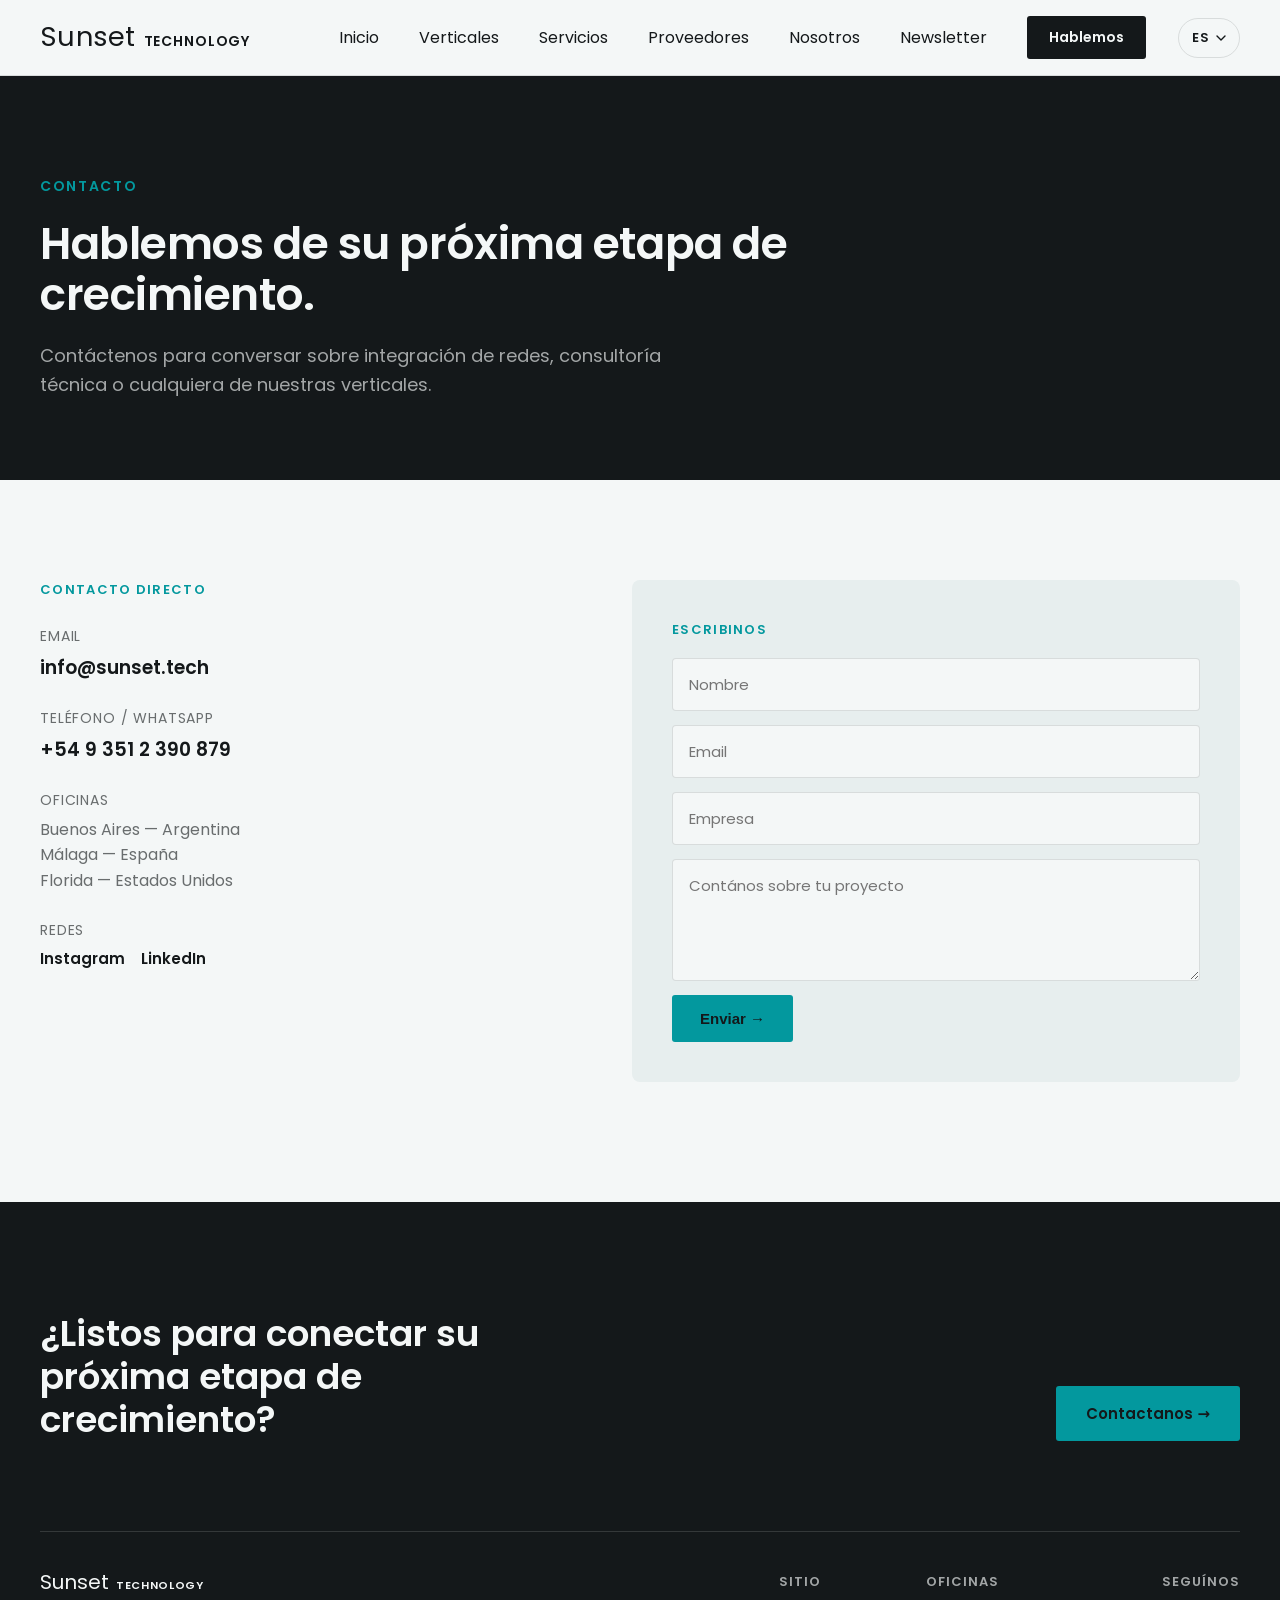
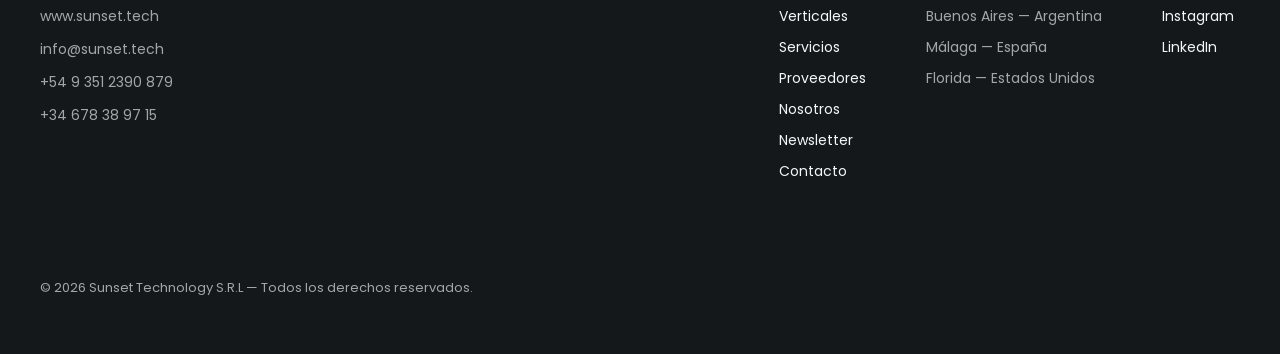
<file: contacto.html>
<!DOCTYPE html>

<html lang="es">
<head>
<meta charset="utf-8"/>
<meta content="width=device-width, initial-scale=1" name="viewport"/>
<title>Contacto — Sunset Technology</title>
<meta content="Contáctenos para conversar sobre integración de redes, consultoría técnica o nuestras verticales." name="description"/>
<link href="[data-uri]" rel="icon"/>
<link href="https://fonts.googleapis.com" rel="preconnect"/>
<link href="https://fonts.googleapis.com/css2?family=Poppins:wght@400;500;600;700&amp;display=swap" rel="stylesheet"/>
<style>
@font-face{
  font-family:'Blanka';
  font-style:normal;
  font-weight:400;
  font-display:swap;
  src:url('https://fonts.cdnfonts.com/s/18915/Blanka-Regular.woff') format('woff');
}
:root{
  --ink:#14181A;
  --ink-soft:#1D2426;
  --ink-line: rgba(244,247,247,0.14);
  --paper:#F4F7F7;
  --paper-soft:#E7EEEE;
  --paper-line: rgba(20,24,26,0.12);
  --text-on-paper:#14181A;
  --text-muted-on-paper: rgba(20,24,26,0.62);
  --text-on-ink:#F4F7F7;
  --text-muted-on-ink: rgba(244,247,247,0.64);
  --accent:#03989E;
  --accent-2:#FFBC00;
  --accent-2-tint: rgba(255,188,0,0.16);
  --accent-tint: rgba(3,152,158,0.13);
  --font-display: 'Poppins', system-ui, sans-serif;
  --font-body: 'Poppins', system-ui, sans-serif;
  --font-brand: 'Blanka', 'Poppins', sans-serif;
}
*{ box-sizing:border-box; }
body{ margin:0; background:var(--paper); font-family:var(--font-body); color:var(--text-on-paper); }
h1,h2,h3{ font-family:var(--font-display); }
a{ color:inherit; text-decoration:none; }
img{ display:block; max-width:100%; }
.wrap{ width:100%; display:flex; justify-content:center; }
.container{ width:100%; max-width:1280px; padding:0 40px; box-sizing:border-box; }
.link-u{ position:relative; transition:opacity .15s; }
.link-u:hover{ opacity:0.7; }
.cta{ transition:transform .2s ease, opacity .2s ease; display:inline-block; }
.cta:hover{ opacity:0.9; transform:translateY(-1px); }
.op-name{ display:inline-block; white-space:nowrap; color:var(--text-muted-on-paper); opacity:0.55; filter:grayscale(1); transform:scale(1); transition:opacity .35s ease, color .35s ease, filter .35s ease, transform .35s ease; }
.op-name.active{ color:var(--accent); opacity:1; filter:grayscale(0); transform:scale(1.06); }

.navbar{ border-bottom:1px solid var(--paper-line); background:var(--paper); position:sticky; top:0; z-index:20; }
.nav-links{ display:flex; align-items:center; gap:40px; }
.cta-dark{ font-size:14px; font-weight:600; background:var(--ink); color:var(--paper); padding:11px 22px; border-radius:3px; }
.brand-wordmark{ color:inherit; }

.nav-toggle{ display:none; flex-direction:column; justify-content:center; align-items:center; gap:5px; width:30px; height:30px; background:none; border:none; cursor:pointer; padding:0; flex:0 0 auto; }
.nav-toggle span{ display:block; width:22px; height:2px; background:var(--text-on-paper); border-radius:2px; transition:transform .2s ease, opacity .2s ease; }
.nav-toggle.open span:nth-child(1){ transform:translateY(7px) rotate(45deg); }
.nav-toggle.open span:nth-child(2){ opacity:0; }
.nav-toggle.open span:nth-child(3){ transform:translateY(-7px) rotate(-45deg); }

.nav-mobile-menu{ display:none; flex-direction:column; border-top:1px solid var(--paper-line); background:var(--paper); }
.nav-mobile-menu.open{ display:flex; }
.nav-mobile-menu a{ padding:16px 40px; font-size:15px; border-bottom:1px solid var(--paper-line); color:var(--text-on-paper); }
.nav-mobile-menu a.cta{ margin:16px 40px; padding:13px 22px; text-align:center; border-bottom:none; display:inline-block; color:var(--paper); }

.lang-switch{ position:relative; flex:0 0 auto; }
.lang-switch-btn{ display:flex; align-items:center; gap:7px; font-family:var(--font-body); font-size:13px; font-weight:600; letter-spacing:0.03em; padding:9px 13px; border:1px solid var(--paper-line); border-radius:20px; background:transparent; cursor:pointer; color:var(--text-on-paper); }
.lang-switch-btn:hover{ background:var(--paper-soft); }
.lang-switch-menu{ position:absolute; top:calc(100% + 8px); right:0; background:var(--paper); border:1px solid var(--paper-line); border-radius:8px; box-shadow:0 10px 28px rgba(0,0,0,.14); overflow:hidden; min-width:130px; display:none; z-index:30; }
.lang-switch.open .lang-switch-menu{ display:block; }
.lang-switch-menu button{ display:block; width:100%; text-align:left; padding:10px 16px; font-size:13.5px; font-family:var(--font-body); background:none; border:none; cursor:pointer; color:var(--text-on-paper); }
.lang-switch-menu button:hover{ background:var(--paper-soft); }
.lang-switch-menu button.active{ color:var(--accent); font-weight:600; }

@keyframes fadeInUp{ from{opacity:0; transform:translateY(20px);} to{opacity:1; transform:translateY(0);} }
.hero-in{ opacity:0; animation:fadeInUp .8s cubic-bezier(.2,.7,.3,1) forwards; }

@keyframes pulseDot{ 0%,100%{opacity:.4; transform:scale(1);} 50%{opacity:1; transform:scale(1.25);} }
.pulse{ animation:pulseDot 2.4s ease-in-out infinite; transform-origin:center; }

@keyframes floatSlow{ 0%,100%{ transform:translateY(0); } 50%{ transform:translateY(-10px); } }
.float{ animation:floatSlow 5s ease-in-out infinite; }

@keyframes marquee{ from{ transform:translateX(0); } to{ transform:translateX(-50%); } }
.marquee-track{ display:flex; align-items:center; gap:64px; width:max-content; animation:marquee 26s linear infinite; }
.marquee-track:hover, .logo-track:hover{ animation-play-state:paused; }

@keyframes marqueeLogos{ from{ transform:translateX(0); } to{ transform:translateX(-50%); } }
.logo-track{ display:flex; align-items:center; gap:28px; width:max-content; animation:marqueeLogos 34s linear infinite; }
.logo-tile{ background:var(--paper); border:1px solid var(--paper-line); border-radius:8px; height:84px; width:168px; display:flex; align-items:center; justify-content:center; padding:16px 22px; flex:0 0 auto; }
.logo-tile img{ max-width:100%; max-height:100%; object-fit:contain; filter:grayscale(1) opacity(0.65); transition:filter .25s ease; }
.logo-tile:hover img{ filter:grayscale(0) opacity(1); }

@keyframes flowDash{ to{ stroke-dashoffset:-48; } }
.flow-line{ stroke-dasharray:5 11; animation:flowDash 1.6s linear infinite; }
.solid-line{ stroke-linecap:round; }

@keyframes drawLine{ to{ stroke-dashoffset:0; } }
.draw-line{ stroke-linecap:round; stroke-dasharray:100; stroke-dashoffset:100; animation:drawLine 1.3s cubic-bezier(.3,.7,.4,1) forwards; }

@keyframes driftBg{ 0%,100%{ transform:translate(0,0); } 50%{ transform:translate(-18px,10px); } }
.bg-drift{ animation:driftBg 9s ease-in-out infinite; }

@keyframes globeZoom{ 0%,100%{ transform:scale(1); } 50%{ transform:scale(1.09); } }
.globe-zoom{ animation:globeZoom 22s ease-in-out infinite; }

.seq-group{ opacity:0; transition:opacity 1.1s ease; }
.reveal.is-visible .seq-group.seq-1{ opacity:1; transition-delay:.3s; }
.reveal.is-visible .seq-group.seq-2{ opacity:1; transition-delay:2.3s; }
.reveal.is-visible .seq-group.seq-3{ opacity:1; transition-delay:4.3s; }

.reveal{ opacity:0; transform:translateY(26px); transition:opacity .7s ease, transform .7s ease; }
.reveal.is-visible{ opacity:1; transform:translateY(0); }

.card{ transition:transform .25s ease, box-shadow .25s ease, border-color .25s ease; }
.card:hover{ transform:translateY(-6px); box-shadow:0 16px 32px rgba(18,24,31,0.10); border-color:rgba(18,24,31,0.26); }

.kw-cloud{ container-type:inline-size; }
.kw-word{ position:absolute; transform:translate(-50%,-50%) rotate(var(--r,0deg)); transform-origin:center; font-family:var(--font-display); white-space:nowrap; line-height:1; cursor:default; transition:transform .25s ease, opacity .25s ease; }
.kw-word:hover{ transform:translate(-50%,-50%) rotate(var(--r,0deg)) scale(1.12); opacity:.82; }

.rol-card{ cursor:pointer; }
.rol-card-toggle{ display:inline-flex; align-items:center; gap:7px; font-size:13px; font-weight:600; color:var(--accent); }
.rol-card-toggle svg{ flex:0 0 auto; }

.rol-modal-overlay{ position:fixed; inset:0; background:rgba(10,14,15,0.72); backdrop-filter:blur(2px); -webkit-backdrop-filter:blur(2px); display:flex; align-items:center; justify-content:center; padding:24px; z-index:100; opacity:0; visibility:hidden; transition:opacity .25s ease, visibility 0s linear .25s; }
.rol-modal-overlay.open{ opacity:1; visibility:visible; transition:opacity .25s ease; }
.rol-modal{ background:var(--ink-soft); border:1px solid var(--ink-line); border-radius:10px; max-width:520px; width:100%; max-height:80vh; overflow-y:auto; padding:42px 38px; position:relative; transform:translateY(14px) scale(.98); transition:transform .3s ease; }
.rol-modal-overlay.open .rol-modal{ transform:translateY(0) scale(1); }
.rol-modal-close{ position:absolute; top:16px; right:16px; width:32px; height:32px; border-radius:50%; border:1px solid var(--ink-line); background:transparent; color:var(--text-on-ink); display:flex; align-items:center; justify-content:center; cursor:pointer; transition:background .2s ease; padding:0; }
.rol-modal-close:hover{ background:rgba(244,247,247,0.08); }
.rol-modal-title{ font-family:var(--font-display); font-weight:600; font-size:22px; color:var(--text-on-ink); margin-bottom:16px; padding-right:30px; }
.rol-modal-body{ font-size:15.5px; line-height:1.7; color:var(--text-muted-on-ink); margin:0; }

.icon-badge{ transition:transform .25s ease; }
.card:hover .icon-badge{ transform:scale(1.08); }

.logo-mark{ height:26px; width:auto; display:block; }
.logo-mark.on-dark{ filter:invert(1) brightness(1.5); }

.grid-3{ display:grid; grid-template-columns:repeat(3, minmax(0,1fr)); gap:24px; }
.grid-2{ display:grid; grid-template-columns:repeat(2, minmax(0,1fr)); gap:1px; background:var(--paper-line); border:1px solid var(--paper-line); }
.grid-3-flush{ display:grid; grid-template-columns:repeat(3, minmax(0,1fr)); gap:1px; background:var(--ink-line); border:1px solid var(--ink-line); }

@media (max-width: 860px){
  .nav-links{ display:none !important; }
  .nav-toggle{ display:flex; }
  .grid-3, .grid-3-flush{ grid-template-columns:1fr !important; }
  .grid-2{ grid-template-columns:1fr !important; }
  h1{ font-size:36px !important; }
  .hero-illustration{ display:none; }
  .quienes-somos-flex{ flex-direction:column !important; }
}

</style>
</head>
<body>
<div class="navbar">
<div class="wrap">
<div class="container" style="padding-top:16px; padding-bottom:16px; display:flex; align-items:center; justify-content:space-between; gap:24px;">
<a class="brand-wordmark" href="index.html" style="display:flex; align-items:baseline; gap:8px;">
<span style="font-family:var(--font-brand); font-size:27px; line-height:1; letter-spacing:0.01em; color:var(--text-on-paper);">Sunset</span>
<span style="font-family:var(--font-display); font-weight:600; font-size:14px; letter-spacing:0.06em; text-transform:uppercase; color:var(--text-on-paper);">Technology</span>
</a>
<div style="display:flex; align-items:center; gap:32px;">
<nav class="nav-links">
<a class="link-u" href="index.html"><span data-i18n="t1">Inicio</span></a>
<a class="link-u" href="verticales.html"><span data-i18n="t2">Verticales</span></a>
<a class="link-u" href="servicios.html"><span data-i18n="t3">Servicios</span></a>
<a class="link-u" href="proveedores.html"><span data-i18n="t4">Proveedores</span></a>
<a class="link-u" href="nosotros.html"><span data-i18n="t5">Nosotros</span></a>
<a class="link-u" href="newsletter.html"><span data-i18n="t6">Newsletter</span></a>
<a class="cta cta-dark" href="contacto.html"><span data-i18n="t7">Hablemos</span></a>
</nav>
<div class="lang-switch">
<button aria-expanded="false" aria-haspopup="true" class="lang-switch-btn" type="button">
<span class="lang-switch-current"><span data-i18n="t8">ES</span></span>
<svg fill="none" height="6" viewbox="0 0 10 6" width="10"><path d="M1 1l4 4 4-4" stroke="currentColor" stroke-linecap="round" stroke-linejoin="round" stroke-width="1.4"></path></svg>
</button>
<div class="lang-switch-menu">
<button data-lang="es" type="button"><span data-i18n="t9">Español</span></button>
<button data-lang="en" type="button"><span data-i18n="t10">English</span></button>
<button data-lang="it" type="button"><span data-i18n="t11">Italiano</span></button>
</div>
</div>
<button aria-controls="nav-mobile-menu" aria-expanded="false" aria-label="Abrir menú" class="nav-toggle" id="nav-toggle" type="button">
<span></span><span></span><span></span>
</button>
</div>
</div>
</div>
<nav class="nav-mobile-menu" id="nav-mobile-menu">
<a href="index.html"><span data-i18n="t12">Inicio</span></a>
<a href="verticales.html"><span data-i18n="t13">Verticales</span></a>
<a href="servicios.html"><span data-i18n="t14">Servicios</span></a>
<a href="proveedores.html"><span data-i18n="t15">Proveedores</span></a>
<a href="nosotros.html"><span data-i18n="t16">Nosotros</span></a>
<a href="newsletter.html"><span data-i18n="t17">Newsletter</span></a>
<a class="cta cta-dark" href="contacto.html"><span data-i18n="t18">Hablemos</span></a>
</nav>
</div>
<div class="wrap" style="background:var(--ink); color:var(--text-on-ink); position:relative; overflow:hidden;">
<div class="container" style="padding-top:100px; padding-bottom:80px; display:flex; flex-direction:column; gap:22px; position:relative; z-index:1;">
<div class="hero-in" style="font-size:14px; font-weight:600; letter-spacing:0.12em; text-transform:uppercase; color:var(--accent);"><span data-i18n="t19">Contacto</span></div>
<h1 class="hero-in" style="animation-delay:.1s; margin:0; font-family:var(--font-display); font-weight:600; font-size:44px; line-height:1.15; letter-spacing:-0.01em; max-width:760px;"><span data-i18n="t20">Hablemos de su próxima etapa de crecimiento.</span></h1>
<div class="hero-in" style="animation-delay:.2s;"><p style="margin:0; font-size:18px; line-height:1.6; color:var(--text-muted-on-ink); max-width:640px;"><span data-i18n="t21">Contáctenos para conversar sobre integración de redes, consultoría técnica o cualquiera de nuestras verticales.</span></p></div>
</div>
</div>
<div class="wrap" style="background:var(--paper);">
<div class="container" style="padding-top:100px; padding-bottom:120px; display:flex; gap:64px; flex-wrap:wrap;">
<div class="reveal" style="flex:1 1 340px; display:flex; flex-direction:column; gap:26px;">
<div style="font-size:13px; font-weight:600; letter-spacing:0.1em; text-transform:uppercase; color:var(--accent);"><span data-i18n="t22">Contacto directo</span></div>
<div style="display:flex; flex-direction:column; gap:6px;">
<div style="font-size:14px; color:var(--text-muted-on-paper); text-transform:uppercase; letter-spacing:.06em;"><span data-i18n="t23">Email</span></div>
<a class="link-u" href="mailto:info@sunset.tech" style="font-size:19px; font-weight:600;"><span data-i18n="t24">info@sunset.tech</span></a>
</div>
<div style="display:flex; flex-direction:column; gap:6px;">
<div style="font-size:14px; color:var(--text-muted-on-paper); text-transform:uppercase; letter-spacing:.06em;"><span data-i18n="t25">Teléfono / WhatsApp</span></div>
<a class="link-u" href="https://wa.me/5493512390879" style="font-size:19px; font-weight:600;"><span data-i18n="t26">+54 9 351 2 390 879</span></a>
</div>
<div style="display:flex; flex-direction:column; gap:6px;">
<div style="font-size:14px; color:var(--text-muted-on-paper); text-transform:uppercase; letter-spacing:.06em;"><span data-i18n="t27">Oficinas</span></div>
<div style="font-size:16px; line-height:1.6; color:var(--text-muted-on-paper);"><span data-i18n="t28">Buenos Aires — Argentina</span><br/><span data-i18n="t29">Málaga — España</span><br/><span data-i18n="t30">Florida — Estados Unidos</span></div>
</div>
<div style="display:flex; flex-direction:column; gap:6px;">
<div style="font-size:14px; color:var(--text-muted-on-paper); text-transform:uppercase; letter-spacing:.06em;"><span data-i18n="t31">Redes</span></div>
<div style="display:flex; gap:16px;">
<a class="link-u" href="https://www.instagram.com/sunset.technology" style="font-size:15px; font-weight:600;"><span data-i18n="t32">Instagram</span></a>
<a class="link-u" href="https://www.linkedin.com/company/sunset-technology" style="font-size:15px; font-weight:600;"><span data-i18n="t33">LinkedIn</span></a>
</div>
</div>
</div>
<div class="reveal" id="contacto-form-wrap" style="flex:1 1 420px; background:var(--paper-soft); border-radius:8px; padding:40px; display:flex; flex-direction:column; gap:18px;">
<div style="font-size:13px; font-weight:600; letter-spacing:0.1em; text-transform:uppercase; color:var(--accent);"><span data-i18n="t34">Escribinos</span></div>
<div id="contacto-ok" style="display:none; font-size:15.5px; line-height:1.6; color:var(--text-on-paper);"><span data-i18n="t35">¡Gracias! Recibimos tu mensaje y te vamos a contactar a la brevedad.</span></div>
<form action="https://formsubmit.co/info@sunset.tech" id="contacto-form" method="POST" style="display:flex; flex-direction:column; gap:14px;">
<input name="_subject" type="hidden" value="Nuevo mensaje desde sunset.tech"/>
<input name="_template" type="hidden" value="table"/>
<input name="_captcha" type="hidden" value="false"/>
<input name="_next" type="hidden" value="https://sunset.tech/contacto.html?enviado=1"/>
<input autocomplete="off" name="_honey" style="display:none" tabindex="-1" type="text"/>
<input data-i18n-attr="placeholder:t58" name="Nombre" placeholder="Nombre" required="" style="padding:14px 16px; border-radius:4px; border:1px solid var(--paper-line); font-family:var(--font-body); font-size:15px; background:var(--paper);" type="text"/>
<input data-i18n-attr="placeholder:t59" name="Email" placeholder="Email" required="" style="padding:14px 16px; border-radius:4px; border:1px solid var(--paper-line); font-family:var(--font-body); font-size:15px; background:var(--paper);" type="email"/>
<input data-i18n-attr="placeholder:t60" name="Empresa" placeholder="Empresa" style="padding:14px 16px; border-radius:4px; border:1px solid var(--paper-line); font-family:var(--font-body); font-size:15px; background:var(--paper);" type="text"/>
<textarea data-i18n-attr="placeholder:t61" name="Mensaje" placeholder="Contános sobre tu proyecto" required="" rows="4" style="padding:14px 16px; border-radius:4px; border:1px solid var(--paper-line); font-family:var(--font-body); font-size:15px; background:var(--paper); resize:vertical;"></textarea>
<button class="cta" style="background:var(--accent); color:var(--ink); font-weight:600; font-size:15px; padding:15px 28px; border-radius:3px; border:none; cursor:pointer; align-self:flex-start;" type="submit"><span data-i18n="t36">Enviar →</span></button>
</form>
</div>
</div>
</div>
<script>
(function(){
  try {
    if (new URLSearchParams(window.location.search).get("enviado") === "1") {
      var f = document.getElementById("contacto-form");
      var ok = document.getElementById("contacto-ok");
      if (f) f.style.display = "none";
      if (ok) ok.style.display = "block";
    }
  } catch (e) {}
})();
</script>
<div class="wrap" style="background:var(--ink); color:var(--text-on-ink);">
<div class="container" style="padding-top:110px; padding-bottom:56px; display:flex; flex-direction:column; gap:90px;">
<div class="reveal" style="display:flex; align-items:flex-end; justify-content:space-between; flex-wrap:wrap; gap:30px;">
<h2 style="margin:0; font-family:var(--font-display); font-weight:600; font-size:36px; line-height:1.2; max-width:560px;"><span data-i18n="t37">¿Listos para conectar su próxima etapa de crecimiento?</span></h2>
<a class="cta" href="contacto.html" style="background:var(--accent); color:var(--ink); font-weight:600; font-size:15px; padding:16px 30px; border-radius:3px; white-space:nowrap;"><span data-i18n="t38">Contactanos →</span></a>
</div>
<div style="display:flex; justify-content:space-between; gap:40px; flex-wrap:wrap; padding-top:40px; border-top:1px solid var(--ink-line);">
<div style="display:flex; flex-direction:column; gap:12px;">
<div class="brand-wordmark" style="display:flex; align-items:baseline; gap:7px;">
<span style="font-family:var(--font-brand); font-size:20px; line-height:1;">Sunset</span>
<span style="font-family:var(--font-display); font-weight:600; font-size:11px; letter-spacing:0.06em; text-transform:uppercase;">Technology</span>
</div>
<a class="link-u" href="https://www.sunset.tech" style="font-size:14px; color:var(--text-muted-on-ink);"><span data-i18n="t39">www.sunset.tech</span></a>
<a class="link-u" href="mailto:info@sunset.tech" style="font-size:14px; color:var(--text-muted-on-ink);"><span data-i18n="t40">info@sunset.tech</span></a>
<a class="link-u" href="https://wa.me/5493512390879" style="font-size:14px; color:var(--text-muted-on-ink); font-variant-numeric:tabular-nums;"><span data-i18n="t41">+54 9 351 2390 879</span></a>
<a class="link-u" href="https://wa.me/34678389715" style="font-size:14px; color:var(--text-muted-on-ink); font-variant-numeric:tabular-nums;"><span data-i18n="t42">+34 678 38 97 15</span></a>
</div>
<div style="display:flex; gap:60px; flex-wrap:wrap;">
<div style="display:flex; flex-direction:column; gap:10px;">
<div style="font-size:13px; font-weight:600; letter-spacing:0.08em; text-transform:uppercase; color:var(--text-muted-on-ink); margin-bottom:4px;"><span data-i18n="t43">Sitio</span></div>
<a class="link-u" href="verticales.html" style="font-size:14px;"><span data-i18n="t44">Verticales</span></a>
<a class="link-u" href="servicios.html" style="font-size:14px;"><span data-i18n="t45">Servicios</span></a>
<a class="link-u" href="proveedores.html" style="font-size:14px;"><span data-i18n="t46">Proveedores</span></a>
<a class="link-u" href="nosotros.html" style="font-size:14px;"><span data-i18n="t47">Nosotros</span></a>
<a class="link-u" href="newsletter.html" style="font-size:14px;"><span data-i18n="t48">Newsletter</span></a>
<a class="link-u" href="contacto.html" style="font-size:14px;"><span data-i18n="t49">Contacto</span></a>
</div>
<div style="display:flex; flex-direction:column; gap:10px;">
<div style="font-size:13px; font-weight:600; letter-spacing:0.08em; text-transform:uppercase; color:var(--text-muted-on-ink); margin-bottom:4px;"><span data-i18n="t50">Oficinas</span></div>
<div style="font-size:14px; color:var(--text-muted-on-ink);"><span data-i18n="t51">Buenos Aires — Argentina</span></div>
<div style="font-size:14px; color:var(--text-muted-on-ink);"><span data-i18n="t52">Málaga — España</span></div>
<div style="font-size:14px; color:var(--text-muted-on-ink);"><span data-i18n="t53">Florida — Estados Unidos</span></div>
</div>
<div style="display:flex; flex-direction:column; gap:10px;">
<div style="font-size:13px; font-weight:600; letter-spacing:0.08em; text-transform:uppercase; color:var(--text-muted-on-ink); margin-bottom:4px;"><span data-i18n="t54">Seguínos</span></div>
<a class="link-u" href="https://www.instagram.com/sunset.technology" style="font-size:14px;"><span data-i18n="t55">Instagram</span></a>
<a class="link-u" href="https://www.linkedin.com/company/sunset-technology" style="font-size:14px;"><span data-i18n="t56">LinkedIn</span></a>
</div>
</div>
</div>
<div style="font-size:13px; color:var(--text-muted-on-ink); padding-top:6px;"><span data-i18n="t57">© 2026 Sunset Technology S.R.L — Todos los derechos reservados.</span></div>
</div>
</div>
<script>window.__I18N__ = {"__title__": {"es": "Contacto — Sunset Technology", "en": "Contact — Sunset Technology", "it": "Contatti — Sunset Technology"}, "__meta_desc__": {"es": "Contáctenos para conversar sobre integración de redes, consultoría técnica o nuestras verticales.", "en": "Contact us to talk about network integration, technical consulting or our verticals.", "it": "Contattaci per parlare di integrazione di reti, consulenza tecnica o le nostre verticali."}, "t1": {"es": "Inicio", "en": "Home", "it": "Home"}, "t2": {"es": "Verticales", "en": "Verticals", "it": "Verticali"}, "t3": {"es": "Servicios", "en": "Services", "it": "Servizi"}, "t4": {"es": "Proveedores", "en": "Partners", "it": "Fornitori"}, "t5": {"es": "Nosotros", "en": "About us", "it": "Chi siamo"}, "t6": {"es": "Newsletter", "en": "Newsletter", "it": "Newsletter"}, "t7": {"es": "Hablemos", "en": "Let's talk", "it": "Parliamone"}, "t8": {"es": "ES", "en": "ES", "it": "ES"}, "t9": {"es": "Español", "en": "Español", "it": "Español"}, "t10": {"es": "English", "en": "English", "it": "English"}, "t11": {"es": "Italiano", "en": "Italiano", "it": "Italiano"}, "t12": {"es": "Inicio", "en": "Home", "it": "Home"}, "t13": {"es": "Verticales", "en": "Verticals", "it": "Verticali"}, "t14": {"es": "Servicios", "en": "Services", "it": "Servizi"}, "t15": {"es": "Proveedores", "en": "Partners", "it": "Fornitori"}, "t16": {"es": "Nosotros", "en": "About us", "it": "Chi siamo"}, "t17": {"es": "Newsletter", "en": "Newsletter", "it": "Newsletter"}, "t18": {"es": "Hablemos", "en": "Let's talk", "it": "Parliamone"}, "t19": {"es": "Contacto", "en": "Contact", "it": "Contatti"}, "t20": {"es": "Hablemos de su próxima etapa de crecimiento.", "en": "Let's talk about your next stage of growth.", "it": "Parliamo della vostra prossima fase di crescita."}, "t21": {"es": "Contáctenos para conversar sobre integración de redes, consultoría técnica o cualquiera de nuestras verticales.", "en": "Contact us to talk about network integration, technical consulting or any of our verticals.", "it": "Contattaci per parlare di integrazione di reti, consulenza tecnica o una delle nostre verticali."}, "t22": {"es": "Contacto directo", "en": "Direct contact", "it": "Contatto diretto"}, "t23": {"es": "Email", "en": "Email", "it": "Email"}, "t24": {"es": "info@sunset.tech", "en": "info@sunset.tech", "it": "info@sunset.tech"}, "t25": {"es": "Teléfono / WhatsApp", "en": "Phone / WhatsApp", "it": "Telefono / WhatsApp"}, "t26": {"es": "+54 9 351 2 390 879", "en": "+54 9 351 2 390 879", "it": "+54 9 351 2 390 879"}, "t27": {"es": "Oficinas", "en": "Offices", "it": "Uffici"}, "t28": {"es": "Buenos Aires — Argentina", "en": "Buenos Aires — Argentina", "it": "Buenos Aires — Argentina"}, "t29": {"es": "Málaga — España", "en": "Málaga — Spain", "it": "Málaga — Spagna"}, "t30": {"es": "Florida — Estados Unidos", "en": "Florida — United States", "it": "Florida — Stati Uniti"}, "t31": {"es": "Redes", "en": "Social media", "it": "Social"}, "t32": {"es": "Instagram", "en": "Instagram", "it": "Instagram"}, "t33": {"es": "LinkedIn", "en": "LinkedIn", "it": "LinkedIn"}, "t34": {"es": "Escribinos", "en": "Write to us", "it": "Scrivici"}, "t35": {"es": "¡Gracias! Recibimos tu mensaje y te vamos a contactar a la brevedad.", "en": "Thank you! We've received your message and will get back to you shortly.", "it": "Grazie! Abbiamo ricevuto il tuo messaggio e ti contatteremo a breve."}, "t36": {"es": "Enviar →", "en": "Send →", "it": "Invia →"}, "t37": {"es": "¿Listos para conectar su próxima etapa de crecimiento?", "en": "Ready to connect your next stage of growth?", "it": "Pronti a collegare la vostra prossima fase di crescita?"}, "t38": {"es": "Contactanos →", "en": "Contact us →", "it": "Contattaci →"}, "t39": {"es": "www.sunset.tech", "en": "www.sunset.tech", "it": "www.sunset.tech"}, "t40": {"es": "info@sunset.tech", "en": "info@sunset.tech", "it": "info@sunset.tech"}, "t41": {"es": "+54 9 351 2390 879", "en": "+54 9 351 2390 879", "it": "+54 9 351 2390 879"}, "t42": {"es": "+34 678 38 97 15", "en": "+34 678 38 97 15", "it": "+34 678 38 97 15"}, "t43": {"es": "Sitio", "en": "Site", "it": "Sito"}, "t44": {"es": "Verticales", "en": "Verticals", "it": "Verticali"}, "t45": {"es": "Servicios", "en": "Services", "it": "Servizi"}, "t46": {"es": "Proveedores", "en": "Partners", "it": "Fornitori"}, "t47": {"es": "Nosotros", "en": "About us", "it": "Chi siamo"}, "t48": {"es": "Newsletter", "en": "Newsletter", "it": "Newsletter"}, "t49": {"es": "Contacto", "en": "Contact", "it": "Contatti"}, "t50": {"es": "Oficinas", "en": "Offices", "it": "Uffici"}, "t51": {"es": "Buenos Aires — Argentina", "en": "Buenos Aires — Argentina", "it": "Buenos Aires — Argentina"}, "t52": {"es": "Málaga — España", "en": "Málaga — Spain", "it": "Málaga — Spagna"}, "t53": {"es": "Florida — Estados Unidos", "en": "Florida — United States", "it": "Florida — Stati Uniti"}, "t54": {"es": "Seguínos", "en": "Follow us", "it": "Seguici"}, "t55": {"es": "Instagram", "en": "Instagram", "it": "Instagram"}, "t56": {"es": "LinkedIn", "en": "LinkedIn", "it": "LinkedIn"}, "t57": {"es": "© 2026 Sunset Technology S.R.L — Todos los derechos reservados.", "en": "© 2026 Sunset Technology S.R.L — All rights reserved.", "it": "© 2026 Sunset Technology S.R.L — Tutti i diritti riservati."}, "t58": {"es": "Nombre", "en": "Name", "it": "Nome"}, "t59": {"es": "Email", "en": "Email", "it": "Email"}, "t60": {"es": "Empresa", "en": "Company", "it": "Azienda"}, "t61": {"es": "Contános sobre tu proyecto", "en": "Tell us about your project", "it": "Raccontaci il tuo progetto"}};</script>
<script>
(function () {
  try {
    var els = document.querySelectorAll('.reveal');
    var io = new IntersectionObserver(function (entries) {
      entries.forEach(function (entry) {
        if (entry.isIntersecting) {
          entry.target.classList.add('is-visible');
          io.unobserve(entry.target);
        }
      });
    }, { threshold: 0.12 });
    els.forEach(function (el) { io.observe(el); });
  } catch (e) {}
})();

// ---------------------------------------------------------------------------
// Mobile navigation: hamburger toggle opens/closes the collapsible menu with
// the page links (hidden on desktop, where the inline nav-links are shown
// instead). Closes automatically after tapping any link in it.
// ---------------------------------------------------------------------------
(function () {
  try {
    var toggle = document.getElementById('nav-toggle');
    var menu = document.getElementById('nav-mobile-menu');
    if (!toggle || !menu) { return; }
    function setOpen(open) {
      menu.classList.toggle('open', open);
      toggle.classList.toggle('open', open);
      toggle.setAttribute('aria-expanded', open ? 'true' : 'false');
    }
    toggle.addEventListener('click', function () {
      setOpen(!menu.classList.contains('open'));
    });
    menu.querySelectorAll('a').forEach(function (a) {
      a.addEventListener('click', function () { setOpen(false); });
    });
  } catch (e) {}
})();

// ---------------------------------------------------------------------------
// Language switcher (ES / EN / IT). Translations for the current page are
// embedded per-page as window.__I18N__ = { "<id>": {es,en,it}, ... }.
// ---------------------------------------------------------------------------
(function () {
  try {
    var LANGS = ['es', 'en', 'it'];
    var stored = null;
    try { stored = localStorage.getItem('sunset_lang'); } catch (e) {}
    var lang = (stored && LANGS.indexOf(stored) !== -1) ? stored : 'es';

    function applyLang(l) {
      lang = l;
      try { localStorage.setItem('sunset_lang', l); } catch (e) {}
      document.documentElement.lang = l;
      var data = window.__I18N__ || {};

      var titleEntry = data.__title__;
      if (titleEntry && titleEntry[l] != null) { document.title = titleEntry[l]; }
      var descEntry = data.__meta_desc__;
      if (descEntry && descEntry[l] != null) {
        var metaDesc = document.querySelector('meta[name="description"]');
        if (metaDesc) { metaDesc.setAttribute('content', descEntry[l]); }
      }

      var nodes = document.querySelectorAll('[data-i18n]');
      for (var i = 0; i < nodes.length; i++) {
        var el = nodes[i];
        var key = el.getAttribute('data-i18n');
        var entry = data[key];
        if (entry && entry[l] != null) { el.innerHTML = entry[l]; }
      }

      var attrNodes = document.querySelectorAll('[data-i18n-attr]');
      for (var j = 0; j < attrNodes.length; j++) {
        var an = attrNodes[j];
        var specs = an.getAttribute('data-i18n-attr').split(',');
        for (var s = 0; s < specs.length; s++) {
          var spec = specs[s].split(':');
          var attrEntry = data[spec[1]];
          if (attrEntry && attrEntry[l] != null) { an.setAttribute(spec[0], attrEntry[l]); }
        }
      }

      var btns = document.querySelectorAll('.lang-switch-menu button');
      for (var k = 0; k < btns.length; k++) {
        btns[k].classList.toggle('active', btns[k].getAttribute('data-lang') === l);
      }
      var label = document.querySelector('.lang-switch-current');
      if (label) { label.textContent = l.toUpperCase(); }
    }

    document.addEventListener('DOMContentLoaded', function () {
      applyLang(lang);
      var sw = document.querySelector('.lang-switch');
      if (!sw) { return; }
      var btn = sw.querySelector('.lang-switch-btn');
      btn.addEventListener('click', function (e) {
        e.stopPropagation();
        sw.classList.toggle('open');
      });
      var menuBtns = sw.querySelectorAll('.lang-switch-menu button');
      for (var i = 0; i < menuBtns.length; i++) {
        menuBtns[i].addEventListener('click', function (ev) {
          applyLang(ev.currentTarget.getAttribute('data-lang'));
          sw.classList.remove('open');
        });
      }
      document.addEventListener('click', function () { sw.classList.remove('open'); });
    });
  } catch (e) {}
})();

// ---------------------------------------------------------------------------
// "Presencia" map video: starts playing (from the beginning, so the visitor
// sees the full rotate-in + sequential Florida/Buenos Aires/Malaga reveal)
// only once it actually scrolls into view, instead of autoplaying while
// off-screen and looping past the interesting part before anyone sees it.
// ---------------------------------------------------------------------------
(function () {
  try {
    var vid = document.getElementById('presencia-video');
    if (!vid) { return; }
    var started = false;
    var io = new IntersectionObserver(function (entries) {
      entries.forEach(function (entry) {
        if (entry.isIntersecting && !started) {
          started = true;
          try { vid.currentTime = 0; } catch (e) {}
          var p = vid.play();
          if (p && p.catch) { p.catch(function () {}); }
          io.unobserve(entry.target);
        }
      });
    }, { threshold: 0.3 });
    io.observe(vid);
  } catch (e) {}
})();

// ---------------------------------------------------------------------------
// "Nuestro rol como integrador de sistemas" cards: clicking one opens a
// popup modal with the card's full explanatory text, in addition to the
// existing hover lift.
// ---------------------------------------------------------------------------
(function () {
  try {
    var overlay = document.getElementById('rol-modal-overlay');
    if (!overlay) { return; }
    var titleEl = document.getElementById('rol-modal-title');
    var bodyEl = document.getElementById('rol-modal-body');
    var closeBtn = document.getElementById('rol-modal-close');

    function openModal(title, detail) {
      titleEl.textContent = title || '';
      bodyEl.textContent = detail || '';
      overlay.classList.add('open');
    }
    function closeModal() {
      overlay.classList.remove('open');
    }

    document.querySelectorAll('.rol-card').forEach(function (card) {
      card.addEventListener('click', function () {
        openModal(card.getAttribute('data-title'), card.getAttribute('data-detail'));
      });
    });
    if (closeBtn) { closeBtn.addEventListener('click', closeModal); }
    overlay.addEventListener('click', function (e) {
      if (e.target === overlay) { closeModal(); }
    });
    document.addEventListener('keydown', function (e) {
      if (e.key === 'Escape') { closeModal(); }
    });
  } catch (e) {}
})();

// ---------------------------------------------------------------------------
// "Con la confianza de" marquee: each operator name is dim/disabled by
// default and lights up (brand color, full opacity) for roughly a second
// as it passes through the horizontal center of the track.
// ---------------------------------------------------------------------------
(function () {
  try {
    var wrap = document.querySelector('.trust-track-wrap');
    if (!wrap) { return; }
    var names = wrap.querySelectorAll('.op-name');
    if (!names.length) { return; }
    function tick() {
      var wrapRect = wrap.getBoundingClientRect();
      var centerX = wrapRect.left + wrapRect.width / 2;
      for (var i = 0; i < names.length; i++) {
        var r = names[i].getBoundingClientRect();
        var dist = Math.abs((r.left + r.width / 2) - centerX);
        var threshold = Math.max(30, r.width / 2.2);
        names[i].classList.toggle('active', dist < threshold);
      }
      requestAnimationFrame(tick);
    }
    requestAnimationFrame(tick);
  } catch (e) {}
})();

</script>
</body>
</html>
</file>
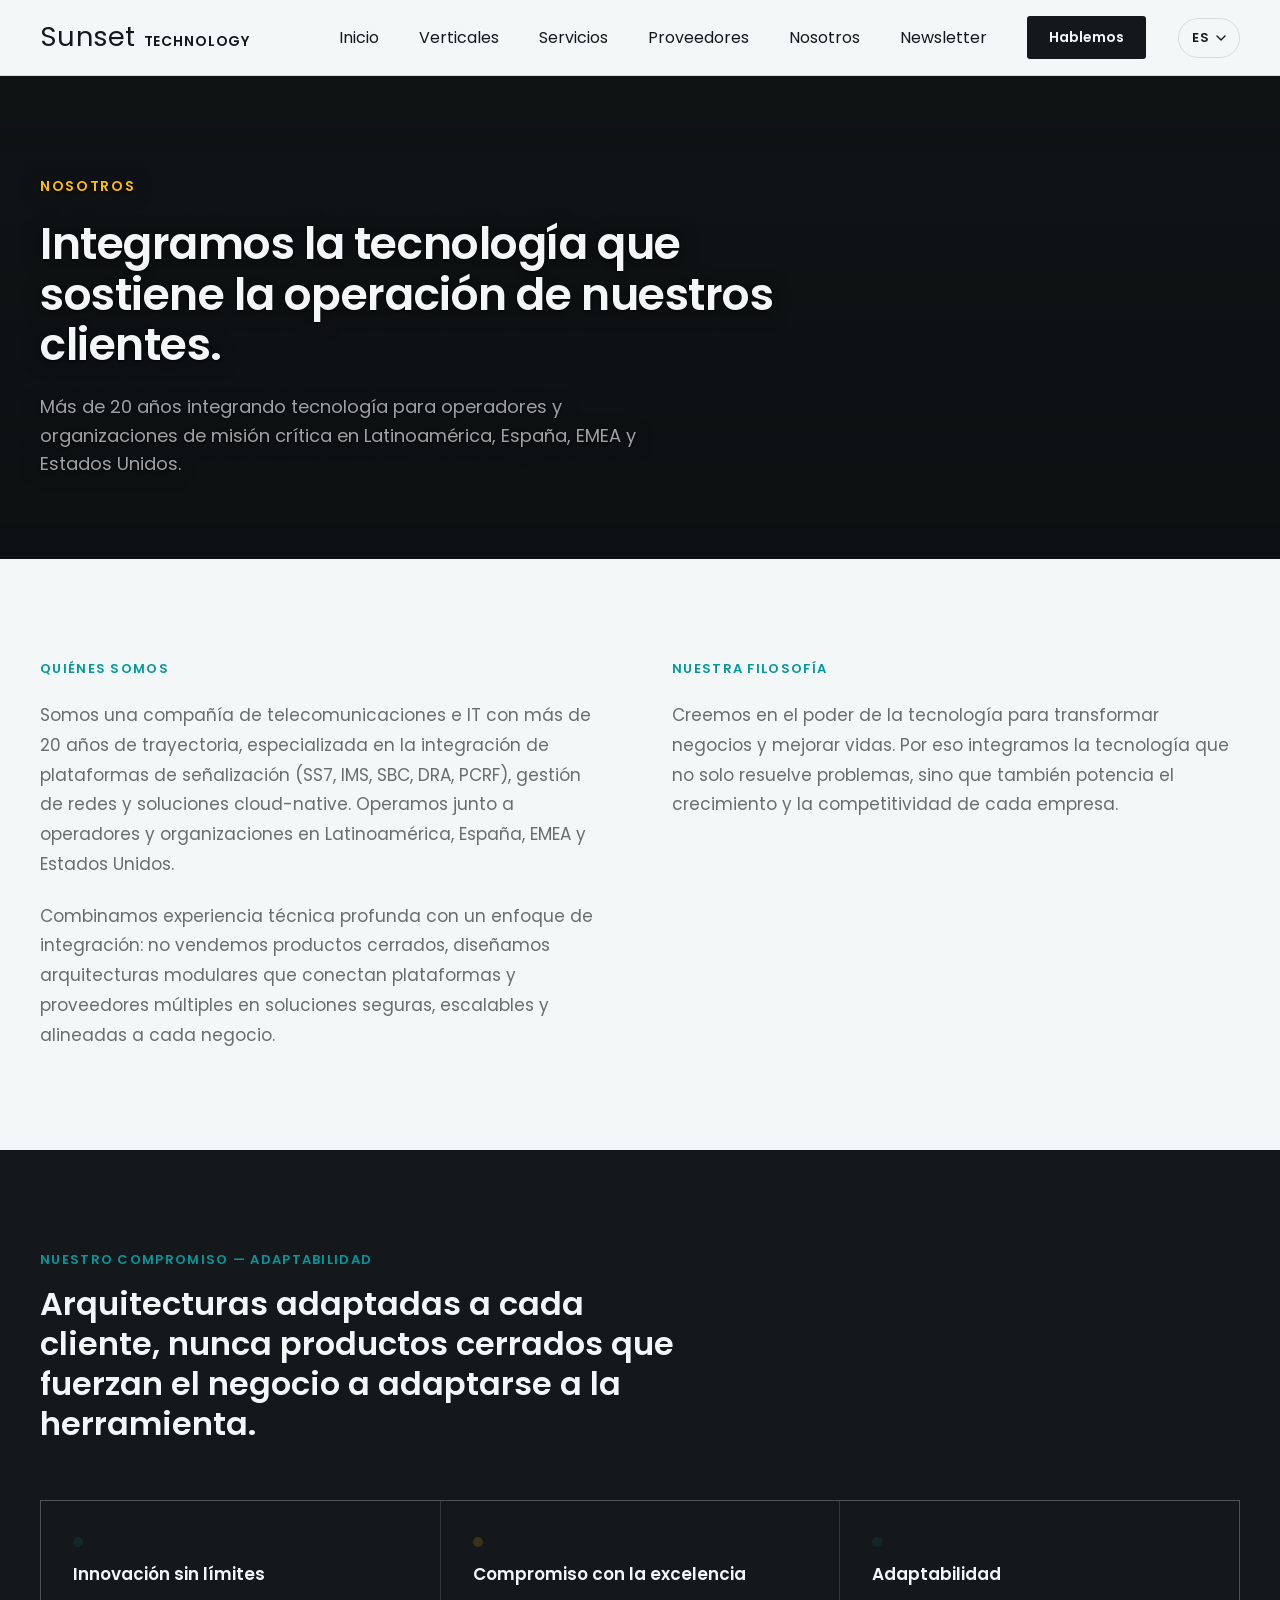
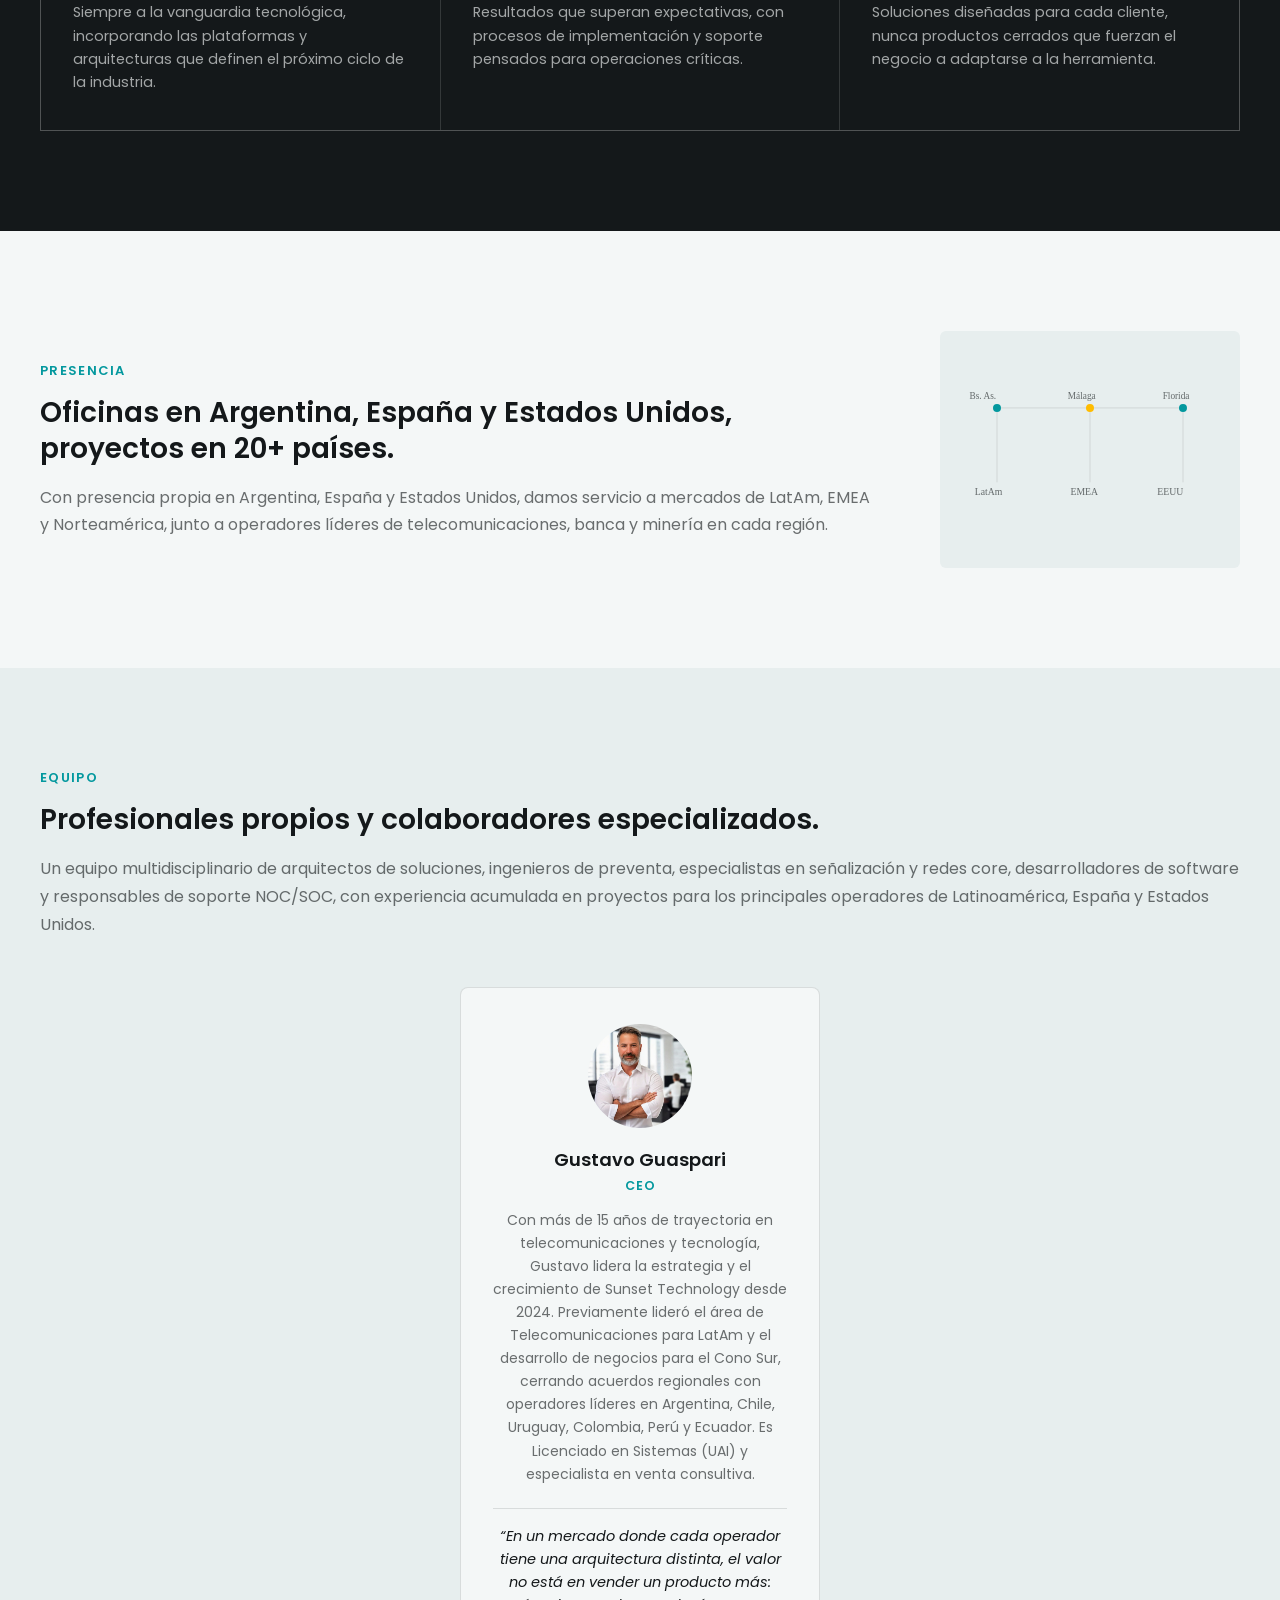
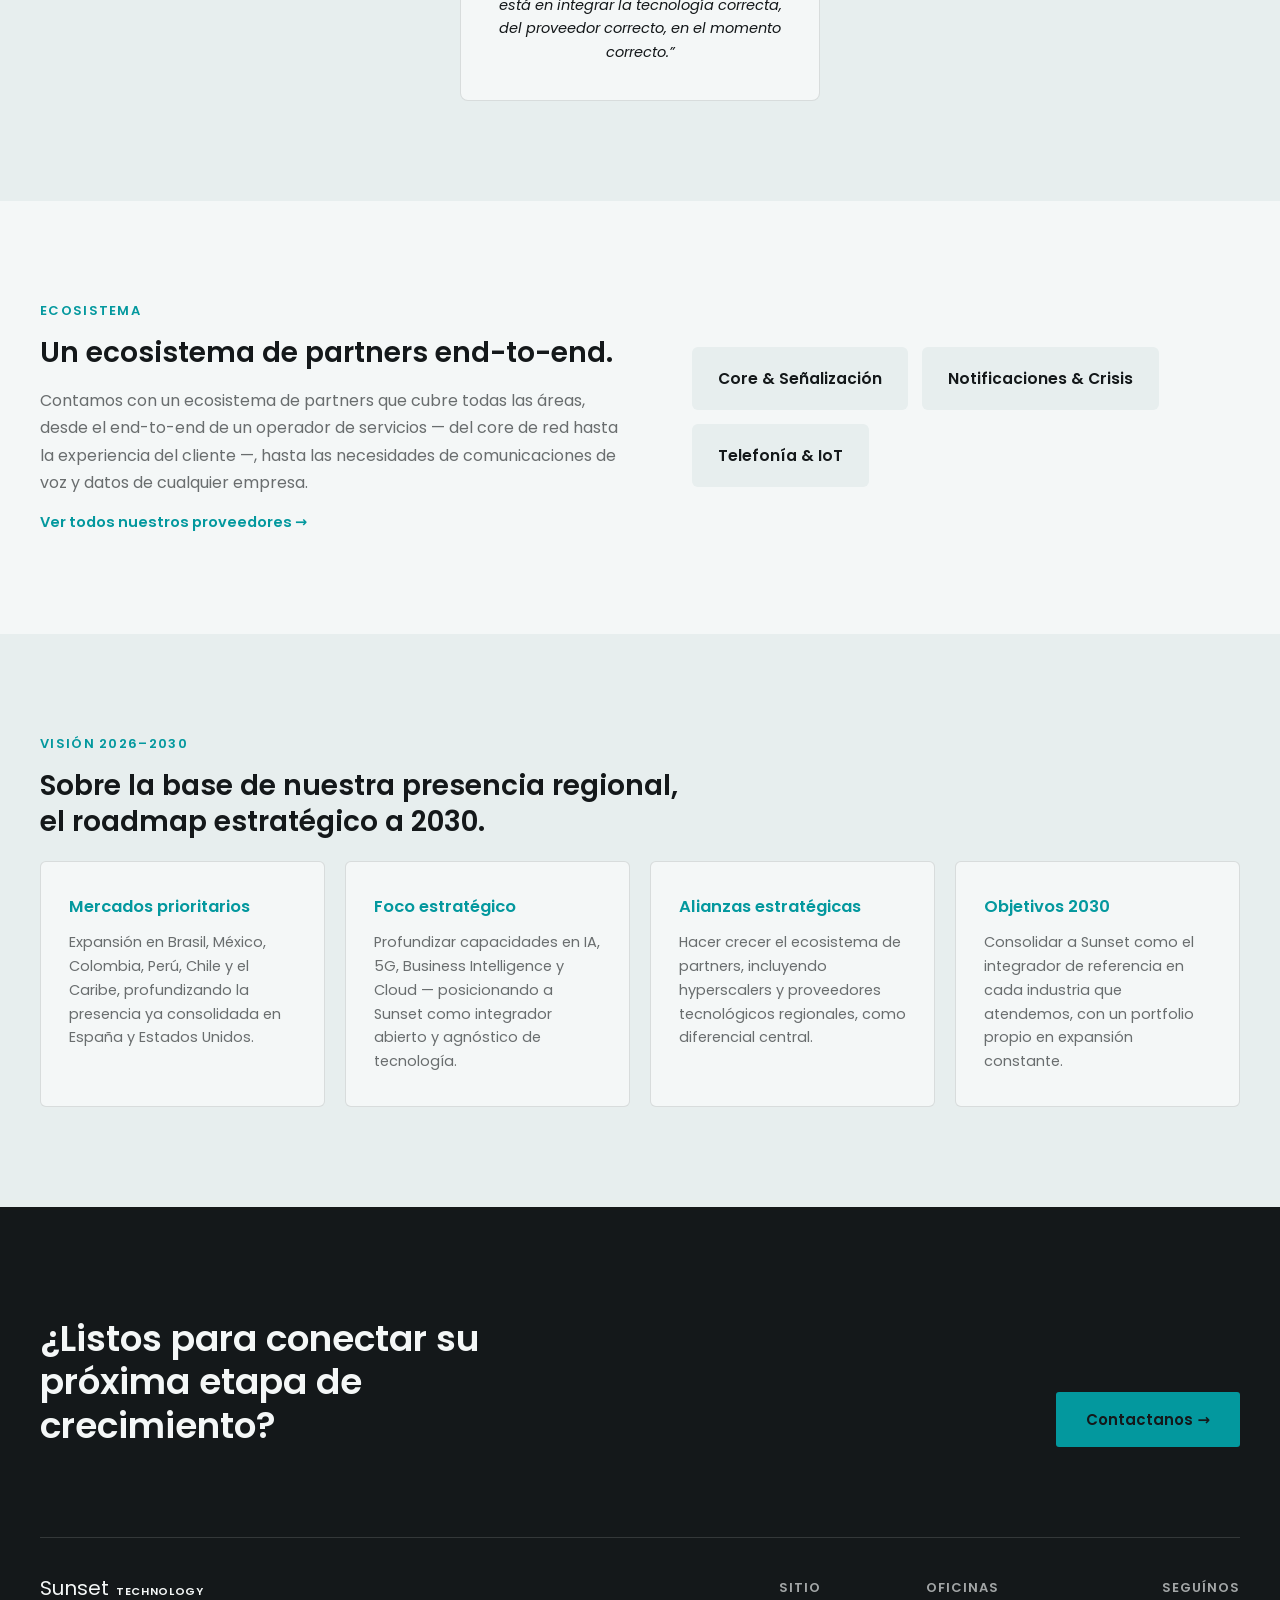
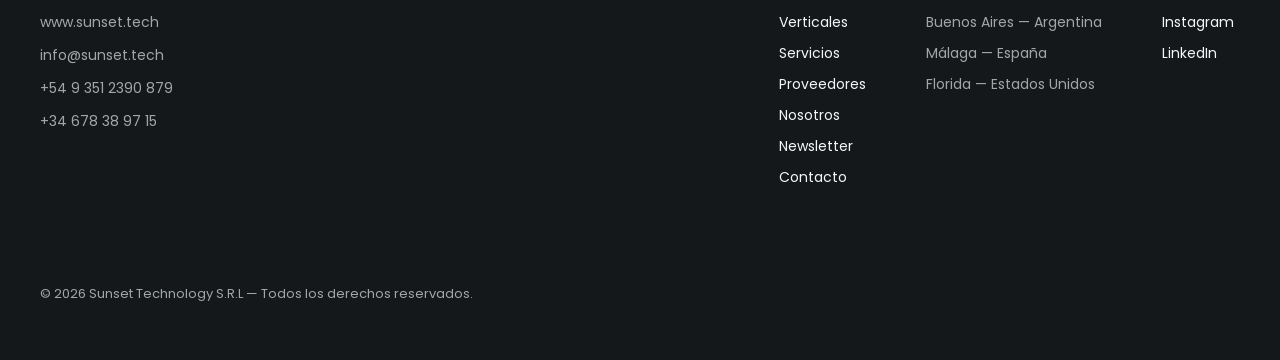
<file: nosotros.html>
<!DOCTYPE html>

<html lang="es">
<head>
<meta charset="utf-8"/>
<meta content="width=device-width, initial-scale=1" name="viewport"/>
<title>Nosotros — Sunset Technology</title>
<meta content="Más de 20 años integrando tecnología de telecomunicaciones e IT en Latinoamérica, España, EMEA y Estados Unidos." name="description"/>
<link href="[data-uri]" rel="icon"/>
<link href="https://fonts.googleapis.com" rel="preconnect"/>
<link href="https://fonts.googleapis.com/css2?family=Poppins:wght@400;500;600;700&amp;display=swap" rel="stylesheet"/>
<style>
@font-face{
  font-family:'Blanka';
  font-style:normal;
  font-weight:400;
  font-display:swap;
  src:url('https://fonts.cdnfonts.com/s/18915/Blanka-Regular.woff') format('woff');
}
:root{
  --ink:#14181A;
  --ink-soft:#1D2426;
  --ink-line: rgba(244,247,247,0.14);
  --paper:#F4F7F7;
  --paper-soft:#E7EEEE;
  --paper-line: rgba(20,24,26,0.12);
  --text-on-paper:#14181A;
  --text-muted-on-paper: rgba(20,24,26,0.62);
  --text-on-ink:#F4F7F7;
  --text-muted-on-ink: rgba(244,247,247,0.64);
  --accent:#03989E;
  --accent-2:#FFBC00;
  --accent-2-tint: rgba(255,188,0,0.16);
  --accent-tint: rgba(3,152,158,0.13);
  --font-display: 'Poppins', system-ui, sans-serif;
  --font-body: 'Poppins', system-ui, sans-serif;
  --font-brand: 'Blanka', 'Poppins', sans-serif;
}
*{ box-sizing:border-box; }
body{ margin:0; background:var(--paper); font-family:var(--font-body); color:var(--text-on-paper); }
h1,h2,h3{ font-family:var(--font-display); }
a{ color:inherit; text-decoration:none; }
img{ display:block; max-width:100%; }
.wrap{ width:100%; display:flex; justify-content:center; }
.container{ width:100%; max-width:1280px; padding:0 40px; box-sizing:border-box; }
.link-u{ position:relative; transition:opacity .15s; }
.link-u:hover{ opacity:0.7; }
.cta{ transition:transform .2s ease, opacity .2s ease; display:inline-block; }
.cta:hover{ opacity:0.9; transform:translateY(-1px); }
.op-name{ display:inline-block; white-space:nowrap; color:var(--text-muted-on-paper); opacity:0.55; filter:grayscale(1); transform:scale(1); transition:opacity .35s ease, color .35s ease, filter .35s ease, transform .35s ease; }
.op-name.active{ color:var(--accent); opacity:1; filter:grayscale(0); transform:scale(1.06); }

.navbar{ border-bottom:1px solid var(--paper-line); background:var(--paper); position:sticky; top:0; z-index:20; }
.nav-links{ display:flex; align-items:center; gap:40px; }
.cta-dark{ font-size:14px; font-weight:600; background:var(--ink); color:var(--paper); padding:11px 22px; border-radius:3px; }
.brand-wordmark{ color:inherit; }

.nav-toggle{ display:none; flex-direction:column; justify-content:center; align-items:center; gap:5px; width:30px; height:30px; background:none; border:none; cursor:pointer; padding:0; flex:0 0 auto; }
.nav-toggle span{ display:block; width:22px; height:2px; background:var(--text-on-paper); border-radius:2px; transition:transform .2s ease, opacity .2s ease; }
.nav-toggle.open span:nth-child(1){ transform:translateY(7px) rotate(45deg); }
.nav-toggle.open span:nth-child(2){ opacity:0; }
.nav-toggle.open span:nth-child(3){ transform:translateY(-7px) rotate(-45deg); }

.nav-mobile-menu{ display:none; flex-direction:column; border-top:1px solid var(--paper-line); background:var(--paper); }
.nav-mobile-menu.open{ display:flex; }
.nav-mobile-menu a{ padding:16px 40px; font-size:15px; border-bottom:1px solid var(--paper-line); color:var(--text-on-paper); }
.nav-mobile-menu a.cta{ margin:16px 40px; padding:13px 22px; text-align:center; border-bottom:none; display:inline-block; color:var(--paper); }

.lang-switch{ position:relative; flex:0 0 auto; }
.lang-switch-btn{ display:flex; align-items:center; gap:7px; font-family:var(--font-body); font-size:13px; font-weight:600; letter-spacing:0.03em; padding:9px 13px; border:1px solid var(--paper-line); border-radius:20px; background:transparent; cursor:pointer; color:var(--text-on-paper); }
.lang-switch-btn:hover{ background:var(--paper-soft); }
.lang-switch-menu{ position:absolute; top:calc(100% + 8px); right:0; background:var(--paper); border:1px solid var(--paper-line); border-radius:8px; box-shadow:0 10px 28px rgba(0,0,0,.14); overflow:hidden; min-width:130px; display:none; z-index:30; }
.lang-switch.open .lang-switch-menu{ display:block; }
.lang-switch-menu button{ display:block; width:100%; text-align:left; padding:10px 16px; font-size:13.5px; font-family:var(--font-body); background:none; border:none; cursor:pointer; color:var(--text-on-paper); }
.lang-switch-menu button:hover{ background:var(--paper-soft); }
.lang-switch-menu button.active{ color:var(--accent); font-weight:600; }

@keyframes fadeInUp{ from{opacity:0; transform:translateY(20px);} to{opacity:1; transform:translateY(0);} }
.hero-in{ opacity:0; animation:fadeInUp .8s cubic-bezier(.2,.7,.3,1) forwards; }

@keyframes pulseDot{ 0%,100%{opacity:.4; transform:scale(1);} 50%{opacity:1; transform:scale(1.25);} }
.pulse{ animation:pulseDot 2.4s ease-in-out infinite; transform-origin:center; }

@keyframes floatSlow{ 0%,100%{ transform:translateY(0); } 50%{ transform:translateY(-10px); } }
.float{ animation:floatSlow 5s ease-in-out infinite; }

@keyframes marquee{ from{ transform:translateX(0); } to{ transform:translateX(-50%); } }
.marquee-track{ display:flex; align-items:center; gap:64px; width:max-content; animation:marquee 26s linear infinite; }
.marquee-track:hover, .logo-track:hover{ animation-play-state:paused; }

@keyframes marqueeLogos{ from{ transform:translateX(0); } to{ transform:translateX(-50%); } }
.logo-track{ display:flex; align-items:center; gap:28px; width:max-content; animation:marqueeLogos 34s linear infinite; }
.logo-tile{ background:var(--paper); border:1px solid var(--paper-line); border-radius:8px; height:84px; width:168px; display:flex; align-items:center; justify-content:center; padding:16px 22px; flex:0 0 auto; }
.logo-tile img{ max-width:100%; max-height:100%; object-fit:contain; filter:grayscale(1) opacity(0.65); transition:filter .25s ease; }
.logo-tile:hover img{ filter:grayscale(0) opacity(1); }

@keyframes flowDash{ to{ stroke-dashoffset:-48; } }
.flow-line{ stroke-dasharray:5 11; animation:flowDash 1.6s linear infinite; }
.solid-line{ stroke-linecap:round; }

@keyframes drawLine{ to{ stroke-dashoffset:0; } }
.draw-line{ stroke-linecap:round; stroke-dasharray:100; stroke-dashoffset:100; animation:drawLine 1.3s cubic-bezier(.3,.7,.4,1) forwards; }

@keyframes driftBg{ 0%,100%{ transform:translate(0,0); } 50%{ transform:translate(-18px,10px); } }
.bg-drift{ animation:driftBg 9s ease-in-out infinite; }

@keyframes globeZoom{ 0%,100%{ transform:scale(1); } 50%{ transform:scale(1.09); } }
.globe-zoom{ animation:globeZoom 22s ease-in-out infinite; }

.seq-group{ opacity:0; transition:opacity 1.1s ease; }
.reveal.is-visible .seq-group.seq-1{ opacity:1; transition-delay:.3s; }
.reveal.is-visible .seq-group.seq-2{ opacity:1; transition-delay:2.3s; }
.reveal.is-visible .seq-group.seq-3{ opacity:1; transition-delay:4.3s; }

.reveal{ opacity:0; transform:translateY(26px); transition:opacity .7s ease, transform .7s ease; }
.reveal.is-visible{ opacity:1; transform:translateY(0); }

.card{ transition:transform .25s ease, box-shadow .25s ease, border-color .25s ease; }
.card:hover{ transform:translateY(-6px); box-shadow:0 16px 32px rgba(18,24,31,0.10); border-color:rgba(18,24,31,0.26); }

.kw-cloud{ container-type:inline-size; }
.kw-word{ position:absolute; transform:translate(-50%,-50%) rotate(var(--r,0deg)); transform-origin:center; font-family:var(--font-display); white-space:nowrap; line-height:1; cursor:default; transition:transform .25s ease, opacity .25s ease; }
.kw-word:hover{ transform:translate(-50%,-50%) rotate(var(--r,0deg)) scale(1.12); opacity:.82; }

.rol-card{ cursor:pointer; }
.rol-card-toggle{ display:inline-flex; align-items:center; gap:7px; font-size:13px; font-weight:600; color:var(--accent); }
.rol-card-toggle svg{ flex:0 0 auto; }

.rol-modal-overlay{ position:fixed; inset:0; background:rgba(10,14,15,0.72); backdrop-filter:blur(2px); -webkit-backdrop-filter:blur(2px); display:flex; align-items:center; justify-content:center; padding:24px; z-index:100; opacity:0; visibility:hidden; transition:opacity .25s ease, visibility 0s linear .25s; }
.rol-modal-overlay.open{ opacity:1; visibility:visible; transition:opacity .25s ease; }
.rol-modal{ background:var(--ink-soft); border:1px solid var(--ink-line); border-radius:10px; max-width:520px; width:100%; max-height:80vh; overflow-y:auto; padding:42px 38px; position:relative; transform:translateY(14px) scale(.98); transition:transform .3s ease; }
.rol-modal-overlay.open .rol-modal{ transform:translateY(0) scale(1); }
.rol-modal-close{ position:absolute; top:16px; right:16px; width:32px; height:32px; border-radius:50%; border:1px solid var(--ink-line); background:transparent; color:var(--text-on-ink); display:flex; align-items:center; justify-content:center; cursor:pointer; transition:background .2s ease; padding:0; }
.rol-modal-close:hover{ background:rgba(244,247,247,0.08); }
.rol-modal-title{ font-family:var(--font-display); font-weight:600; font-size:22px; color:var(--text-on-ink); margin-bottom:16px; padding-right:30px; }
.rol-modal-body{ font-size:15.5px; line-height:1.7; color:var(--text-muted-on-ink); margin:0; }

.icon-badge{ transition:transform .25s ease; }
.card:hover .icon-badge{ transform:scale(1.08); }

.logo-mark{ height:26px; width:auto; display:block; }
.logo-mark.on-dark{ filter:invert(1) brightness(1.5); }

.grid-3{ display:grid; grid-template-columns:repeat(3, minmax(0,1fr)); gap:24px; }
.grid-2{ display:grid; grid-template-columns:repeat(2, minmax(0,1fr)); gap:1px; background:var(--paper-line); border:1px solid var(--paper-line); }
.grid-3-flush{ display:grid; grid-template-columns:repeat(3, minmax(0,1fr)); gap:1px; background:var(--ink-line); border:1px solid var(--ink-line); }

@media (max-width: 860px){
  .nav-links{ display:none !important; }
  .nav-toggle{ display:flex; }
  .grid-3, .grid-3-flush{ grid-template-columns:1fr !important; }
  .grid-2{ grid-template-columns:1fr !important; }
  h1{ font-size:36px !important; }
  .hero-illustration{ display:none; }
  .quienes-somos-flex{ flex-direction:column !important; }
}

</style>
</head>
<body>
<div class="navbar">
<div class="wrap">
<div class="container" style="padding-top:16px; padding-bottom:16px; display:flex; align-items:center; justify-content:space-between; gap:24px;">
<a class="brand-wordmark" href="index.html" style="display:flex; align-items:baseline; gap:8px;">
<span style="font-family:var(--font-brand); font-size:27px; line-height:1; letter-spacing:0.01em; color:var(--text-on-paper);">Sunset</span>
<span style="font-family:var(--font-display); font-weight:600; font-size:14px; letter-spacing:0.06em; text-transform:uppercase; color:var(--text-on-paper);">Technology</span>
</a>
<div style="display:flex; align-items:center; gap:32px;">
<nav class="nav-links">
<a class="link-u" href="index.html"><span data-i18n="t1">Inicio</span></a>
<a class="link-u" href="verticales.html"><span data-i18n="t2">Verticales</span></a>
<a class="link-u" href="servicios.html"><span data-i18n="t3">Servicios</span></a>
<a class="link-u" href="proveedores.html"><span data-i18n="t4">Proveedores</span></a>
<a class="link-u" href="nosotros.html"><span data-i18n="t5">Nosotros</span></a>
<a class="link-u" href="newsletter.html"><span data-i18n="t6">Newsletter</span></a>
<a class="cta cta-dark" href="contacto.html"><span data-i18n="t7">Hablemos</span></a>
</nav>
<div class="lang-switch">
<button aria-expanded="false" aria-haspopup="true" class="lang-switch-btn" type="button">
<span class="lang-switch-current"><span data-i18n="t8">ES</span></span>
<svg fill="none" height="6" viewbox="0 0 10 6" width="10"><path d="M1 1l4 4 4-4" stroke="currentColor" stroke-linecap="round" stroke-linejoin="round" stroke-width="1.4"></path></svg>
</button>
<div class="lang-switch-menu">
<button data-lang="es" type="button"><span data-i18n="t9">Español</span></button>
<button data-lang="en" type="button"><span data-i18n="t10">English</span></button>
<button data-lang="it" type="button"><span data-i18n="t11">Italiano</span></button>
</div>
</div>
<button aria-controls="nav-mobile-menu" aria-expanded="false" aria-label="Abrir menú" class="nav-toggle" id="nav-toggle" type="button">
<span></span><span></span><span></span>
</button>
</div>
</div>
</div>
<nav class="nav-mobile-menu" id="nav-mobile-menu">
<a href="index.html"><span data-i18n="t12">Inicio</span></a>
<a href="verticales.html"><span data-i18n="t13">Verticales</span></a>
<a href="servicios.html"><span data-i18n="t14">Servicios</span></a>
<a href="proveedores.html"><span data-i18n="t15">Proveedores</span></a>
<a href="nosotros.html"><span data-i18n="t16">Nosotros</span></a>
<a href="newsletter.html"><span data-i18n="t17">Newsletter</span></a>
<a class="cta cta-dark" href="contacto.html"><span data-i18n="t18">Hablemos</span></a>
</nav>
</div>
<div class="wrap" style="background:var(--ink); background-image:linear-gradient(180deg, rgba(8,12,13,.42), rgba(8,12,13,.62)), url('https://images.unsplash.com/photo-1758518731706-be5d5230e5a5?q=80&amp;w=1600&amp;auto=format&amp;fit=crop'); background-size:cover; background-position:center; color:var(--text-on-ink); position:relative; overflow:hidden;">
<div class="container" style="padding-top:100px; padding-bottom:80px; display:flex; flex-direction:column; gap:22px; position:relative; z-index:1;">
<div class="hero-in" style="font-size:14px; font-weight:600; letter-spacing:0.12em; text-transform:uppercase; color:var(--accent-2);text-shadow:0 2px 18px rgba(0,0,0,.55), 0 1px 3px rgba(0,0,0,.7);"><span data-i18n="t19">Nosotros</span></div>
<h1 class="hero-in" style="animation-delay:.1s; margin:0; font-family:var(--font-display); font-weight:600; font-size:44px; line-height:1.15; letter-spacing:-0.01em; max-width:760px;text-shadow:0 2px 18px rgba(0,0,0,.55), 0 1px 3px rgba(0,0,0,.7);"><span data-i18n="t20">Integramos la tecnología que sostiene la operación de nuestros clientes.</span></h1>
<div class="hero-in" style="animation-delay:.2s;"><p style="margin:0; font-size:18px; line-height:1.6; color:var(--text-muted-on-ink); max-width:640px;text-shadow:0 2px 18px rgba(0,0,0,.55), 0 1px 3px rgba(0,0,0,.7);"><span data-i18n="t21">Más de 20 años integrando tecnología para operadores y organizaciones de misión crítica en Latinoamérica, España, EMEA y Estados Unidos.</span></p></div>
</div>
</div>
<div class="wrap" style="background:var(--paper);">
<div class="container" style="padding-top:100px; padding-bottom:100px;">
<div class="reveal" style="display:flex; gap:64px; flex-wrap:wrap;">
<div style="flex:1 1 320px; display:flex; flex-direction:column; gap:22px;">
<div style="font-size:13px; font-weight:600; letter-spacing:0.1em; text-transform:uppercase; color:var(--accent);"><span data-i18n="t22">Quiénes somos</span></div>
<p style="margin:0; font-size:17px; line-height:1.75; color:var(--text-muted-on-paper);"><span data-i18n="t23">Somos una compañía de telecomunicaciones e IT con más de 20 años de trayectoria, especializada en la integración de plataformas de señalización (SS7, IMS, SBC, DRA, PCRF), gestión de redes y soluciones cloud-native. Operamos junto a operadores y organizaciones en Latinoamérica, España, EMEA y Estados Unidos.</span></p>
<p style="margin:0; font-size:17px; line-height:1.75; color:var(--text-muted-on-paper);"><span data-i18n="t24">Combinamos experiencia técnica profunda con un enfoque de integración: no vendemos productos cerrados, diseñamos arquitecturas modulares que conectan plataformas y proveedores múltiples en soluciones seguras, escalables y alineadas a cada negocio.</span></p>
</div>
<div style="flex:1 1 320px; display:flex; flex-direction:column; gap:22px;">
<div style="font-size:13px; font-weight:600; letter-spacing:0.1em; text-transform:uppercase; color:var(--accent);"><span data-i18n="t25">Nuestra filosofía</span></div>
<p style="margin:0; font-size:17px; line-height:1.75; color:var(--text-muted-on-paper);"><span data-i18n="t26">Creemos en el poder de la tecnología para transformar negocios y mejorar vidas. Por eso integramos la tecnología que no solo resuelve problemas, sino que también potencia el crecimiento y la competitividad de cada empresa.</span></p>
</div>
</div>
</div>
</div>
<div class="wrap" style="background:var(--ink); color:var(--text-on-ink);">
<div class="container" style="padding-top:100px; padding-bottom:100px; display:flex; flex-direction:column; gap:56px;">
<div class="reveal" style="max-width:640px;">
<div style="font-size:13px; font-weight:600; letter-spacing:0.1em; text-transform:uppercase; color:var(--accent); margin-bottom:14px;"><span data-i18n="t27">Nuestro compromiso — Adaptabilidad</span></div>
<h2 style="margin:0; font-weight:600; font-size:32px; line-height:1.25;"><span data-i18n="t28">Arquitecturas adaptadas a cada cliente, nunca productos cerrados que fuerzan el negocio a adaptarse a la herramienta.</span></h2>
</div>
<div class="grid-3-flush">
<div class="reveal card" style="background:var(--ink); padding:36px 32px; display:flex; flex-direction:column; gap:14px;">
<div class="icon-badge" style="width:10px; height:10px; border-radius:50%; background:var(--accent-tint);"></div>
<div style="font-weight:600; font-size:17px;"><span data-i18n="t29">Innovación sin límites</span></div>
<p style="margin:0; font-size:14.5px; line-height:1.6; color:var(--text-muted-on-ink);"><span data-i18n="t30">Siempre a la vanguardia tecnológica, incorporando las plataformas y arquitecturas que definen el próximo ciclo de la industria.</span></p>
</div>
<div class="reveal card" style="background:var(--ink); padding:36px 32px; display:flex; flex-direction:column; gap:14px;">
<div class="icon-badge" style="width:10px; height:10px; border-radius:50%; background:var(--accent-2-tint);"></div>
<div style="font-weight:600; font-size:17px;"><span data-i18n="t31">Compromiso con la excelencia</span></div>
<p style="margin:0; font-size:14.5px; line-height:1.6; color:var(--text-muted-on-ink);"><span data-i18n="t32">Resultados que superan expectativas, con procesos de implementación y soporte pensados para operaciones críticas.</span></p>
</div>
<div class="reveal card" style="background:var(--ink); padding:36px 32px; display:flex; flex-direction:column; gap:14px;">
<div class="icon-badge" style="width:10px; height:10px; border-radius:50%; background:var(--accent-tint);"></div>
<div style="font-weight:600; font-size:17px;"><span data-i18n="t33">Adaptabilidad</span></div>
<p style="margin:0; font-size:14.5px; line-height:1.6; color:var(--text-muted-on-ink);"><span data-i18n="t34">Soluciones diseñadas para cada cliente, nunca productos cerrados que fuerzan el negocio a adaptarse a la herramienta.</span></p>
</div>
</div>
</div>
</div>
<div class="wrap" style="background:var(--paper);">
<div class="container" style="padding-top:100px; padding-bottom:100px;">
<div class="reveal" style="display:flex; gap:64px; align-items:center; flex-wrap:wrap;">
<div style="flex:1 1 320px;">
<div style="font-size:13px; font-weight:600; letter-spacing:0.1em; text-transform:uppercase; color:var(--accent); margin-bottom:14px;"><span data-i18n="t35">Presencia</span></div>
<h2 style="margin:0; font-weight:600; font-size:28px; line-height:1.3; margin-bottom:16px;"><span data-i18n="t36">Oficinas en Argentina, España y Estados Unidos, proyectos en 20+ países.</span></h2>
<p style="margin:0; font-size:16px; line-height:1.7; color:var(--text-muted-on-paper);"><span data-i18n="t37">Con presencia propia en Argentina, España y Estados Unidos, damos servicio a mercados de LatAm, EMEA y Norteamérica, junto a operadores líderes de telecomunicaciones, banca y minería en cada región.</span></p>
</div>
<div style="flex:0 0 300px; background:var(--paper-soft); border-radius:6px; padding:30px 26px;">
<svg height="170" viewbox="0 0 280 170" width="100%">
<g stroke="var(--paper-line)" stroke-width="1">
<line x1="35" x2="140" y1="42" y2="42"></line><line x1="140" x2="245" y1="42" y2="42"></line>
<line x1="35" x2="35" y1="42" y2="126"></line><line x1="140" x2="140" y1="42" y2="126"></line><line x1="245" x2="245" y1="42" y2="126"></line>
</g>
<circle class="pulse" cx="35" cy="42" fill="var(--accent)" r="4.5"></circle>
<circle class="pulse" cx="140" cy="42" fill="var(--accent-2)" r="4.5" style="animation-delay:.5s"></circle>
<circle class="pulse" cx="245" cy="42" fill="var(--accent)" r="4.5" style="animation-delay:1s"></circle>
<text fill="var(--text-muted-on-paper)" font-family="IBM Plex Sans" font-size="10.5" x="4" y="32">Bs. As.</text>
<text fill="var(--text-muted-on-paper)" font-family="IBM Plex Sans" font-size="10.5" x="115" y="32">Málaga</text>
<text fill="var(--text-muted-on-paper)" font-family="IBM Plex Sans" font-size="10.5" x="222" y="32">Florida</text>
<text fill="var(--text-muted-on-paper)" font-family="IBM Plex Sans" font-size="11" x="10" y="140">LatAm</text>
<text fill="var(--text-muted-on-paper)" font-family="IBM Plex Sans" font-size="11" x="118" y="140">EMEA</text>
<text fill="var(--text-muted-on-paper)" font-family="IBM Plex Sans" font-size="11" x="216" y="140">EEUU</text>
</svg>
</div>
</div>
</div>
</div>
<div class="wrap" style="background:var(--paper-soft);">
<div class="container" style="padding-top:100px; padding-bottom:100px;">
<div class="reveal" style="width:100%; margin-bottom:48px;">
<div style="font-size:13px; font-weight:600; letter-spacing:0.1em; text-transform:uppercase; color:var(--accent); margin-bottom:14px;"><span data-i18n="t38">Equipo</span></div>
<h2 style="margin:0 0 16px; font-weight:600; font-size:28px; line-height:1.3;"><span data-i18n="t39">Profesionales propios y colaboradores especializados.</span></h2>
<p style="margin:0; font-size:16px; line-height:1.75; color:var(--text-muted-on-paper);"><span data-i18n="t40">Un equipo multidisciplinario de arquitectos de soluciones, ingenieros de preventa, especialistas en señalización y redes core, desarrolladores de software y responsables de soporte NOC/SOC, con experiencia acumulada en proyectos para los principales operadores de Latinoamérica, España y Estados Unidos.</span></p>
</div>
<div class="reveal card" style="max-width:360px; margin:0 auto; background:var(--paper); border:1px solid var(--paper-line); border-radius:8px; padding:36px 32px; display:flex; flex-direction:column; align-items:center; text-align:center; gap:4px;">
<img alt="Gustavo Guaspari" src="[data-uri]" style="width:104px; height:104px; border-radius:50%; object-fit:cover;"/>
<div style="font-weight:600; font-size:18px; margin-top:14px;"><span data-i18n="t41">Gustavo Guaspari</span></div>
<div style="font-size:12.5px; font-weight:600; letter-spacing:0.08em; text-transform:uppercase; color:var(--accent); margin-bottom:10px;"><span data-i18n="t42">CEO</span></div>
<p style="margin:0; font-size:14px; line-height:1.65; color:var(--text-muted-on-paper); text-align:center;"><span data-i18n="t43">Con más de 15 años de trayectoria en telecomunicaciones y tecnología, Gustavo lidera la estrategia y el crecimiento de Sunset Technology desde 2024. Previamente lideró el área de Telecomunicaciones para LatAm y el desarrollo de negocios para el Cono Sur, cerrando acuerdos regionales con operadores líderes en Argentina, Chile, Uruguay, Colombia, Perú y Ecuador. Es Licenciado en Sistemas (UAI) y especialista en venta consultiva.</span></p>
<p style="margin:18px 0 0; padding-top:16px; border-top:1px solid var(--paper-line); font-size:14.5px; line-height:1.6; font-style:italic; color:var(--text-on-paper); text-align:center;"><span data-i18n="t44">“En un mercado donde cada operador tiene una arquitectura distinta, el valor no está en vender un producto más: está en integrar la tecnología correcta, del proveedor correcto, en el momento correcto.”</span></p>
</div>
</div>
</div>
<div class="wrap" style="background:var(--paper);">
<div class="container" style="padding-top:100px; padding-bottom:100px;">
<div class="reveal" style="display:flex; gap:64px; flex-wrap:wrap; align-items:center;">
<div style="flex:1 1 320px;">
<div style="font-size:13px; font-weight:600; letter-spacing:0.1em; text-transform:uppercase; color:var(--accent); margin-bottom:14px;"><span data-i18n="t45">Ecosistema</span></div>
<h2 style="margin:0; font-weight:600; font-size:28px; line-height:1.3; margin-bottom:16px;"><span data-i18n="t46">Un ecosistema de partners end-to-end.</span></h2>
<p style="margin:0; font-size:16px; line-height:1.7; color:var(--text-muted-on-paper);"><span data-i18n="t47">Contamos con un ecosistema de partners que cubre todas las áreas, desde el end-to-end de un operador de servicios — del core de red hasta la experiencia del cliente —, hasta las necesidades de comunicaciones de voz y datos de cualquier empresa.</span></p>
<a class="link-u" href="proveedores.html" style="font-size:14.5px; font-weight:600; color:var(--accent); margin-top:16px; display:inline-block;"><span data-i18n="t48">Ver todos nuestros proveedores →</span></a>
</div>
<div style="flex:1 1 280px; display:flex; gap:14px; flex-wrap:wrap;">
<div style="background:var(--paper-soft); border-radius:6px; padding:20px 26px; font-family:var(--font-display); font-weight:600; font-size:15.5px; color:var(--text-on-paper);"><span data-i18n="t49">Core &amp; Señalización</span></div><div style="background:var(--paper-soft); border-radius:6px; padding:20px 26px; font-family:var(--font-display); font-weight:600; font-size:15.5px; color:var(--text-on-paper);"><span data-i18n="t50">Notificaciones &amp; Crisis</span></div><div style="background:var(--paper-soft); border-radius:6px; padding:20px 26px; font-family:var(--font-display); font-weight:600; font-size:15.5px; color:var(--text-on-paper);"><span data-i18n="t51">Telefonía &amp; IoT</span></div>
</div>
</div>
</div>
</div>
<div class="wrap" style="background:var(--paper-soft);">
<div class="container" style="padding-top:100px; padding-bottom:100px;">
<div class="reveal" style="max-width:640px; margin-bottom:20px;">
<div style="font-size:13px; font-weight:600; letter-spacing:0.1em; text-transform:uppercase; color:var(--accent); margin-bottom:14px;"><span data-i18n="t52">Visión 2026–2030</span></div>
<h2 style="margin:0; font-weight:600; font-size:28px; line-height:1.3;"><span data-i18n="t53">Sobre la base de nuestra presencia regional, el roadmap estratégico a 2030.</span></h2>
</div>
<div class="grid-2" style="grid-template-columns:repeat(4, minmax(0,1fr)); background:transparent; border:none; gap:20px;">
<div class="reveal card" style="background:var(--paper); border:1px solid var(--paper-line); border-radius:6px; padding:32px 28px; display:flex; flex-direction:column; gap:12px;">
<div style="font-weight:600; font-size:16.5px; color:var(--accent);"><span data-i18n="t54">Mercados prioritarios</span></div>
<p style="margin:0; font-size:14.5px; line-height:1.65; color:var(--text-muted-on-paper);"><span data-i18n="t55">Expansión en Brasil, México, Colombia, Perú, Chile y el Caribe, profundizando la presencia ya consolidada en España y Estados Unidos.</span></p>
</div>
<div class="reveal card" style="background:var(--paper); border:1px solid var(--paper-line); border-radius:6px; padding:32px 28px; display:flex; flex-direction:column; gap:12px;">
<div style="font-weight:600; font-size:16.5px; color:var(--accent);"><span data-i18n="t56">Foco estratégico</span></div>
<p style="margin:0; font-size:14.5px; line-height:1.65; color:var(--text-muted-on-paper);"><span data-i18n="t57">Profundizar capacidades en IA, 5G, Business Intelligence y Cloud — posicionando a Sunset como integrador abierto y agnóstico de tecnología.</span></p>
</div>
<div class="reveal card" style="background:var(--paper); border:1px solid var(--paper-line); border-radius:6px; padding:32px 28px; display:flex; flex-direction:column; gap:12px;">
<div style="font-weight:600; font-size:16.5px; color:var(--accent);"><span data-i18n="t58">Alianzas estratégicas</span></div>
<p style="margin:0; font-size:14.5px; line-height:1.65; color:var(--text-muted-on-paper);"><span data-i18n="t59">Hacer crecer el ecosistema de partners, incluyendo hyperscalers y proveedores tecnológicos regionales, como diferencial central.</span></p>
</div>
<div class="reveal card" style="background:var(--paper); border:1px solid var(--paper-line); border-radius:6px; padding:32px 28px; display:flex; flex-direction:column; gap:12px;">
<div style="font-weight:600; font-size:16.5px; color:var(--accent);"><span data-i18n="t60">Objetivos 2030</span></div>
<p style="margin:0; font-size:14.5px; line-height:1.65; color:var(--text-muted-on-paper);"><span data-i18n="t61">Consolidar a Sunset como el integrador de referencia en cada industria que atendemos, con un portfolio propio en expansión constante.</span></p>
</div>
</div>
</div>
</div>
<div class="wrap" style="background:var(--ink); color:var(--text-on-ink);">
<div class="container" style="padding-top:110px; padding-bottom:56px; display:flex; flex-direction:column; gap:90px;">
<div class="reveal" style="display:flex; align-items:flex-end; justify-content:space-between; flex-wrap:wrap; gap:30px;">
<h2 style="margin:0; font-family:var(--font-display); font-weight:600; font-size:36px; line-height:1.2; max-width:560px;"><span data-i18n="t62">¿Listos para conectar su próxima etapa de crecimiento?</span></h2>
<a class="cta" href="contacto.html" style="background:var(--accent); color:var(--ink); font-weight:600; font-size:15px; padding:16px 30px; border-radius:3px; white-space:nowrap;"><span data-i18n="t63">Contactanos →</span></a>
</div>
<div style="display:flex; justify-content:space-between; gap:40px; flex-wrap:wrap; padding-top:40px; border-top:1px solid var(--ink-line);">
<div style="display:flex; flex-direction:column; gap:12px;">
<div class="brand-wordmark" style="display:flex; align-items:baseline; gap:7px;">
<span style="font-family:var(--font-brand); font-size:20px; line-height:1;">Sunset</span>
<span style="font-family:var(--font-display); font-weight:600; font-size:11px; letter-spacing:0.06em; text-transform:uppercase;">Technology</span>
</div>
<a class="link-u" href="https://www.sunset.tech" style="font-size:14px; color:var(--text-muted-on-ink);"><span data-i18n="t64">www.sunset.tech</span></a>
<a class="link-u" href="mailto:info@sunset.tech" style="font-size:14px; color:var(--text-muted-on-ink);"><span data-i18n="t65">info@sunset.tech</span></a>
<a class="link-u" href="https://wa.me/5493512390879" style="font-size:14px; color:var(--text-muted-on-ink); font-variant-numeric:tabular-nums;"><span data-i18n="t66">+54 9 351 2390 879</span></a>
<a class="link-u" href="https://wa.me/34678389715" style="font-size:14px; color:var(--text-muted-on-ink); font-variant-numeric:tabular-nums;"><span data-i18n="t67">+34 678 38 97 15</span></a>
</div>
<div style="display:flex; gap:60px; flex-wrap:wrap;">
<div style="display:flex; flex-direction:column; gap:10px;">
<div style="font-size:13px; font-weight:600; letter-spacing:0.08em; text-transform:uppercase; color:var(--text-muted-on-ink); margin-bottom:4px;"><span data-i18n="t68">Sitio</span></div>
<a class="link-u" href="verticales.html" style="font-size:14px;"><span data-i18n="t69">Verticales</span></a>
<a class="link-u" href="servicios.html" style="font-size:14px;"><span data-i18n="t70">Servicios</span></a>
<a class="link-u" href="proveedores.html" style="font-size:14px;"><span data-i18n="t71">Proveedores</span></a>
<a class="link-u" href="nosotros.html" style="font-size:14px;"><span data-i18n="t72">Nosotros</span></a>
<a class="link-u" href="newsletter.html" style="font-size:14px;"><span data-i18n="t73">Newsletter</span></a>
<a class="link-u" href="contacto.html" style="font-size:14px;"><span data-i18n="t74">Contacto</span></a>
</div>
<div style="display:flex; flex-direction:column; gap:10px;">
<div style="font-size:13px; font-weight:600; letter-spacing:0.08em; text-transform:uppercase; color:var(--text-muted-on-ink); margin-bottom:4px;"><span data-i18n="t75">Oficinas</span></div>
<div style="font-size:14px; color:var(--text-muted-on-ink);"><span data-i18n="t76">Buenos Aires — Argentina</span></div>
<div style="font-size:14px; color:var(--text-muted-on-ink);"><span data-i18n="t77">Málaga — España</span></div>
<div style="font-size:14px; color:var(--text-muted-on-ink);"><span data-i18n="t78">Florida — Estados Unidos</span></div>
</div>
<div style="display:flex; flex-direction:column; gap:10px;">
<div style="font-size:13px; font-weight:600; letter-spacing:0.08em; text-transform:uppercase; color:var(--text-muted-on-ink); margin-bottom:4px;"><span data-i18n="t79">Seguínos</span></div>
<a class="link-u" href="https://www.instagram.com/sunset.technology" style="font-size:14px;"><span data-i18n="t80">Instagram</span></a>
<a class="link-u" href="https://www.linkedin.com/company/sunset-technology" style="font-size:14px;"><span data-i18n="t81">LinkedIn</span></a>
</div>
</div>
</div>
<div style="font-size:13px; color:var(--text-muted-on-ink); padding-top:6px;"><span data-i18n="t82">© 2026 Sunset Technology S.R.L — Todos los derechos reservados.</span></div>
</div>
</div>
<script>window.__I18N__ = {"__title__": {"es": "Nosotros — Sunset Technology", "en": "About us — Sunset Technology", "it": "Chi siamo — Sunset Technology"}, "__meta_desc__": {"es": "Más de 20 años integrando tecnología de telecomunicaciones e IT en Latinoamérica, España, EMEA y Estados Unidos.", "en": "More than 20 years integrating telecommunications and IT technology in Latin America, Spain, EMEA and the United States.", "it": "Oltre 20 anni di integrazione di tecnologia delle telecomunicazioni e IT in America Latina, Spagna, EMEA e Stati Uniti."}, "t1": {"es": "Inicio", "en": "Home", "it": "Home"}, "t2": {"es": "Verticales", "en": "Verticals", "it": "Verticali"}, "t3": {"es": "Servicios", "en": "Services", "it": "Servizi"}, "t4": {"es": "Proveedores", "en": "Partners", "it": "Fornitori"}, "t5": {"es": "Nosotros", "en": "About us", "it": "Chi siamo"}, "t6": {"es": "Newsletter", "en": "Newsletter", "it": "Newsletter"}, "t7": {"es": "Hablemos", "en": "Let's talk", "it": "Parliamone"}, "t8": {"es": "ES", "en": "ES", "it": "ES"}, "t9": {"es": "Español", "en": "Español", "it": "Español"}, "t10": {"es": "English", "en": "English", "it": "English"}, "t11": {"es": "Italiano", "en": "Italiano", "it": "Italiano"}, "t12": {"es": "Inicio", "en": "Home", "it": "Home"}, "t13": {"es": "Verticales", "en": "Verticals", "it": "Verticali"}, "t14": {"es": "Servicios", "en": "Services", "it": "Servizi"}, "t15": {"es": "Proveedores", "en": "Partners", "it": "Fornitori"}, "t16": {"es": "Nosotros", "en": "About us", "it": "Chi siamo"}, "t17": {"es": "Newsletter", "en": "Newsletter", "it": "Newsletter"}, "t18": {"es": "Hablemos", "en": "Let's talk", "it": "Parliamone"}, "t19": {"es": "Nosotros", "en": "About us", "it": "Chi siamo"}, "t20": {"es": "Integramos la tecnología que sostiene la operación de nuestros clientes.", "en": "We integrate the technology that sustains our clients' operations.", "it": "Integriamo la tecnologia che sostiene l'operatività dei nostri clienti."}, "t21": {"es": "Más de 20 años integrando tecnología para operadores y organizaciones de misión crítica en Latinoamérica, España, EMEA y Estados Unidos.", "en": "More than 20 years integrating technology for mission-critical operators and organizations in Latin America, Spain, EMEA and the United States.", "it": "Oltre 20 anni di integrazione tecnologica per operatori e organizzazioni mission-critical in America Latina, Spagna, EMEA e Stati Uniti."}, "t22": {"es": "Quiénes somos", "en": "Who we are", "it": "Chi siamo"}, "t23": {"es": "Somos una compañía de telecomunicaciones e IT con más de 20 años de trayectoria, especializada en la integración de plataformas de señalización (SS7, IMS, SBC, DRA, PCRF), gestión de redes y soluciones cloud-native. Operamos junto a operadores y organizaciones en Latinoamérica, España, EMEA y Estados Unidos.", "en": "We are a telecommunications and IT company with more than 20 years of experience, specialized in integrating signaling platforms (SS7, IMS, SBC, DRA, PCRF), network management and cloud-native solutions. We work alongside operators and organizations in Latin America, Spain, EMEA and the United States.", "it": "Siamo un'azienda di telecomunicazioni e IT con oltre 20 anni di esperienza, specializzata nell'integrazione di piattaforme di segnalazione (SS7, IMS, SBC, DRA, PCRF), gestione delle reti e soluzioni cloud-native. Operiamo insieme a operatori e organizzazioni in America Latina, Spagna, EMEA e Stati Uniti."}, "t24": {"es": "Combinamos experiencia técnica profunda con un enfoque de integración: no vendemos productos cerrados, diseñamos arquitecturas modulares que conectan plataformas y proveedores múltiples en soluciones seguras, escalables y alineadas a cada negocio.", "en": "We combine deep technical expertise with an integration-first approach: we don't sell closed products, we design modular architectures that connect multiple platforms and vendors into secure, scalable solutions aligned with each business.", "it": "Combiniamo una profonda esperienza tecnica con un approccio di integrazione: non vendiamo prodotti chiusi, progettiamo architetture modulari che collegano piattaforme e fornitori multipli in soluzioni sicure, scalabili e allineate a ciascuna azienda."}, "t25": {"es": "Nuestra filosofía", "en": "Our philosophy", "it": "La nostra filosofia"}, "t26": {"es": "Creemos en el poder de la tecnología para transformar negocios y mejorar vidas. Por eso integramos la tecnología que no solo resuelve problemas, sino que también potencia el crecimiento y la competitividad de cada empresa.", "en": "We believe in the power of technology to transform businesses and improve lives. That's why we integrate the technology that not only solves problems, but also drives the growth and competitiveness of each company.", "it": "Crediamo nel potere della tecnologia di trasformare le aziende e migliorare le vite. Per questo integriamo la tecnologia che non solo risolve i problemi, ma potenzia anche la crescita e la competitività di ogni azienda."}, "t27": {"es": "Nuestro compromiso — Adaptabilidad", "en": "Our commitment — Adaptability", "it": "Il nostro impegno — Adattabilità"}, "t28": {"es": "Arquitecturas adaptadas a cada cliente, nunca productos cerrados que fuerzan el negocio a adaptarse a la herramienta.", "en": "Architectures tailored to each client — never closed products that force the business to adapt to the tool.", "it": "Architetture su misura per ogni cliente, mai prodotti chiusi che costringono il business ad adattarsi allo strumento."}, "t29": {"es": "Innovación sin límites", "en": "Innovation without limits", "it": "Innovazione senza limiti"}, "t30": {"es": "Siempre a la vanguardia tecnológica, incorporando las plataformas y arquitecturas que definen el próximo ciclo de la industria.", "en": "Always at the technological forefront, adopting the platforms and architectures that define the industry's next cycle.", "it": "Sempre all'avanguardia tecnologica, adottando le piattaforme e le architetture che definiscono il prossimo ciclo del settore."}, "t31": {"es": "Compromiso con la excelencia", "en": "Commitment to excellence", "it": "Impegno per l'eccellenza"}, "t32": {"es": "Resultados que superan expectativas, con procesos de implementación y soporte pensados para operaciones críticas.", "en": "Results that exceed expectations, with implementation and support processes designed for critical operations.", "it": "Risultati che superano le aspettative, con processi di implementazione e supporto pensati per operazioni critiche."}, "t33": {"es": "Adaptabilidad", "en": "Adaptability", "it": "Adattabilità"}, "t34": {"es": "Soluciones diseñadas para cada cliente, nunca productos cerrados que fuerzan el negocio a adaptarse a la herramienta.", "en": "Solutions designed for each client, never closed products that force the business to adapt to the tool.", "it": "Soluzioni progettate per ogni cliente, mai prodotti chiusi che costringono il business ad adattarsi allo strumento."}, "t35": {"es": "Presencia", "en": "Presence", "it": "Presenza"}, "t36": {"es": "Oficinas en Argentina, España y Estados Unidos, proyectos en 20+ países.", "en": "Offices in Argentina, Spain and the United States, projects in 20+ countries.", "it": "Uffici in Argentina, Spagna e Stati Uniti, progetti in oltre 20 paesi."}, "t37": {"es": "Con presencia propia en Argentina, España y Estados Unidos, damos servicio a mercados de LatAm, EMEA y Norteamérica, junto a operadores líderes de telecomunicaciones, banca y minería en cada región.", "en": "With our own presence in Argentina, Spain and the United States, we serve markets across LatAm, EMEA and North America, alongside leading telecommunications, banking and mining operators in each region.", "it": "Con presenza propria in Argentina, Spagna e Stati Uniti, serviamo i mercati di LatAm, EMEA e Nord America, insieme a operatori leader nelle telecomunicazioni, nel settore bancario e minerario in ogni regione."}, "t38": {"es": "Equipo", "en": "Team", "it": "Team"}, "t39": {"es": "Profesionales propios y colaboradores especializados.", "en": "In-house professionals and specialized collaborators.", "it": "Professionisti interni e collaboratori specializzati."}, "t40": {"es": "Un equipo multidisciplinario de arquitectos de soluciones, ingenieros de preventa, especialistas en señalización y redes core, desarrolladores de software y responsables de soporte NOC/SOC, con experiencia acumulada en proyectos para los principales operadores de Latinoamérica, España y Estados Unidos.", "en": "A multidisciplinary team of solution architects, pre-sales engineers, signaling and core network specialists, software developers and NOC/SOC support leads, with accumulated experience on projects for the leading operators in Latin America, Spain and the United States.", "it": "Un team multidisciplinare di solution architect, ingegneri di presales, specialisti in segnalazione e reti core, sviluppatori software e responsabili del supporto NOC/SOC, con esperienza maturata su progetti per i principali operatori in America Latina, Spagna e Stati Uniti."}, "t41": {"es": "Gustavo Guaspari", "en": "Gustavo Guaspari", "it": "Gustavo Guaspari"}, "t42": {"es": "CEO", "en": "CEO", "it": "CEO"}, "t43": {"es": "Con más de 15 años de trayectoria en telecomunicaciones y tecnología, Gustavo lidera la estrategia y el crecimiento de Sunset Technology desde 2024. Previamente lideró el área de Telecomunicaciones para LatAm y el desarrollo de negocios para el Cono Sur, cerrando acuerdos regionales con operadores líderes en Argentina, Chile, Uruguay, Colombia, Perú y Ecuador. Es Licenciado en Sistemas (UAI) y especialista en venta consultiva.", "en": "With more than 15 years of experience in telecommunications and technology, Gustavo has led Sunset Technology's strategy and growth since 2024. He previously led the LatAm Telecommunications area and business development for the Southern Cone, closing regional agreements with leading operators in Argentina, Chile, Uruguay, Colombia, Peru and Ecuador. He holds a degree in Systems Engineering (UAI) and specializes in consultative selling.", "it": "Con oltre 15 anni di esperienza nelle telecomunicazioni e nella tecnologia, Gustavo guida la strategia e la crescita di Sunset Technology dal 2024. In precedenza ha diretto l'area Telecomunicazioni per l'America Latina e lo sviluppo commerciale per il Cono Sud, chiudendo accordi regionali con operatori leader in Argentina, Cile, Uruguay, Colombia, Perù ed Ecuador. È laureato in Sistemi Informativi (UAI) ed è specialista in vendita consulenziale."}, "t44": {"es": "“En un mercado donde cada operador tiene una arquitectura distinta, el valor no está en vender un producto más: está en integrar la tecnología correcta, del proveedor correcto, en el momento correcto.”", "en": "“In a market where every operator has a different architecture, the value isn't in selling one more product — it's in integrating the right technology, from the right vendor, at the right time.”", "it": "“In un mercato in cui ogni operatore ha un'architettura diversa, il valore non sta nel vendere un prodotto in più: sta nell'integrare la tecnologia giusta, del fornitore giusto, al momento giusto.”"}, "t45": {"es": "Ecosistema", "en": "Ecosystem", "it": "Ecosistema"}, "t46": {"es": "Un ecosistema de partners end-to-end.", "en": "An end-to-end partner ecosystem.", "it": "Un ecosistema di partner end-to-end."}, "t47": {"es": "Contamos con un ecosistema de partners que cubre todas las áreas, desde el end-to-end de un operador de servicios — del core de red hasta la experiencia del cliente —, hasta las necesidades de comunicaciones de voz y datos de cualquier empresa.", "en": "We have a partner ecosystem that covers every area, from the end-to-end of a service provider — from the network core to the customer experience —, to the voice and data communications needs of any business.", "it": "Disponiamo di un ecosistema di partner che copre tutte le aree, dall'end-to-end di un operatore di servizi — dal core di rete all'esperienza del cliente —, fino alle esigenze di comunicazione voce e dati di qualsiasi azienda."}, "t48": {"es": "Ver todos nuestros proveedores →", "en": "View all our partners →", "it": "Vedi tutti i nostri fornitori →"}, "t49": {"es": "Core & Señalización", "en": "Core & Signaling", "it": "Core & Segnalazione"}, "t50": {"es": "Notificaciones & Crisis", "en": "Notifications & Crisis", "it": "Notifiche & Crisi"}, "t51": {"es": "Telefonía & IoT", "en": "Telephony & IoT", "it": "Telefonia & IoT"}, "t52": {"es": "Visión 2026–2030", "en": "Vision 2026–2030", "it": "Visione 2026–2030"}, "t53": {"es": "Sobre la base de nuestra presencia regional, el roadmap estratégico a 2030.", "en": "Building on our regional presence, the strategic roadmap to 2030.", "it": "Sulla base della nostra presenza regionale, la roadmap strategica al 2030."}, "t54": {"es": "Mercados prioritarios", "en": "Priority markets", "it": "Mercati prioritari"}, "t55": {"es": "Expansión en Brasil, México, Colombia, Perú, Chile y el Caribe, profundizando la presencia ya consolidada en España y Estados Unidos.", "en": "Expansion into Brazil, Mexico, Colombia, Peru, Chile and the Caribbean, deepening our already established presence in Spain and the United States.", "it": "Espansione in Brasile, Messico, Colombia, Perù, Cile e Caraibi, approfondendo la presenza già consolidata in Spagna e Stati Uniti."}, "t56": {"es": "Foco estratégico", "en": "Strategic focus", "it": "Focus strategico"}, "t57": {"es": "Profundizar capacidades en IA, 5G, Business Intelligence y Cloud — posicionando a Sunset como integrador abierto y agnóstico de tecnología.", "en": "Deepening capabilities in AI, 5G, Business Intelligence and Cloud — positioning Sunset as an open, technology-agnostic integrator.", "it": "Approfondire le competenze in IA, 5G, Business Intelligence e Cloud — posizionando Sunset come integratore aperto e agnostico rispetto alla tecnologia."}, "t58": {"es": "Alianzas estratégicas", "en": "Strategic alliances", "it": "Alleanze strategiche"}, "t59": {"es": "Hacer crecer el ecosistema de partners, incluyendo hyperscalers y proveedores tecnológicos regionales, como diferencial central.", "en": "Growing the partner ecosystem, including hyperscalers and regional technology vendors, as a core differentiator.", "it": "Far crescere l'ecosistema di partner, inclusi hyperscaler e fornitori tecnologici regionali, come differenziale centrale."}, "t60": {"es": "Objetivos 2030", "en": "2030 goals", "it": "Obiettivi 2030"}, "t61": {"es": "Consolidar a Sunset como el integrador de referencia en cada industria que atendemos, con un portfolio propio en expansión constante.", "en": "Establishing Sunset as the go-to integrator in every industry we serve, with an in-house portfolio in constant expansion.", "it": "Consolidare Sunset come l'integratore di riferimento in ogni settore che serviamo, con un portfolio proprio in costante espansione."}, "t62": {"es": "¿Listos para conectar su próxima etapa de crecimiento?", "en": "Ready to connect your next stage of growth?", "it": "Pronti a collegare la vostra prossima fase di crescita?"}, "t63": {"es": "Contactanos →", "en": "Contact us →", "it": "Contattaci →"}, "t64": {"es": "www.sunset.tech", "en": "www.sunset.tech", "it": "www.sunset.tech"}, "t65": {"es": "info@sunset.tech", "en": "info@sunset.tech", "it": "info@sunset.tech"}, "t66": {"es": "+54 9 351 2390 879", "en": "+54 9 351 2390 879", "it": "+54 9 351 2390 879"}, "t67": {"es": "+34 678 38 97 15", "en": "+34 678 38 97 15", "it": "+34 678 38 97 15"}, "t68": {"es": "Sitio", "en": "Site", "it": "Sito"}, "t69": {"es": "Verticales", "en": "Verticals", "it": "Verticali"}, "t70": {"es": "Servicios", "en": "Services", "it": "Servizi"}, "t71": {"es": "Proveedores", "en": "Partners", "it": "Fornitori"}, "t72": {"es": "Nosotros", "en": "About us", "it": "Chi siamo"}, "t73": {"es": "Newsletter", "en": "Newsletter", "it": "Newsletter"}, "t74": {"es": "Contacto", "en": "Contact", "it": "Contatti"}, "t75": {"es": "Oficinas", "en": "Offices", "it": "Uffici"}, "t76": {"es": "Buenos Aires — Argentina", "en": "Buenos Aires — Argentina", "it": "Buenos Aires — Argentina"}, "t77": {"es": "Málaga — España", "en": "Málaga — Spain", "it": "Málaga — Spagna"}, "t78": {"es": "Florida — Estados Unidos", "en": "Florida — United States", "it": "Florida — Stati Uniti"}, "t79": {"es": "Seguínos", "en": "Follow us", "it": "Seguici"}, "t80": {"es": "Instagram", "en": "Instagram", "it": "Instagram"}, "t81": {"es": "LinkedIn", "en": "LinkedIn", "it": "LinkedIn"}, "t82": {"es": "© 2026 Sunset Technology S.R.L — Todos los derechos reservados.", "en": "© 2026 Sunset Technology S.R.L — All rights reserved.", "it": "© 2026 Sunset Technology S.R.L — Tutti i diritti riservati."}};</script>
<script>
(function () {
  try {
    var els = document.querySelectorAll('.reveal');
    var io = new IntersectionObserver(function (entries) {
      entries.forEach(function (entry) {
        if (entry.isIntersecting) {
          entry.target.classList.add('is-visible');
          io.unobserve(entry.target);
        }
      });
    }, { threshold: 0.12 });
    els.forEach(function (el) { io.observe(el); });
  } catch (e) {}
})();

// ---------------------------------------------------------------------------
// Mobile navigation: hamburger toggle opens/closes the collapsible menu with
// the page links (hidden on desktop, where the inline nav-links are shown
// instead). Closes automatically after tapping any link in it.
// ---------------------------------------------------------------------------
(function () {
  try {
    var toggle = document.getElementById('nav-toggle');
    var menu = document.getElementById('nav-mobile-menu');
    if (!toggle || !menu) { return; }
    function setOpen(open) {
      menu.classList.toggle('open', open);
      toggle.classList.toggle('open', open);
      toggle.setAttribute('aria-expanded', open ? 'true' : 'false');
    }
    toggle.addEventListener('click', function () {
      setOpen(!menu.classList.contains('open'));
    });
    menu.querySelectorAll('a').forEach(function (a) {
      a.addEventListener('click', function () { setOpen(false); });
    });
  } catch (e) {}
})();

// ---------------------------------------------------------------------------
// Language switcher (ES / EN / IT). Translations for the current page are
// embedded per-page as window.__I18N__ = { "<id>": {es,en,it}, ... }.
// ---------------------------------------------------------------------------
(function () {
  try {
    var LANGS = ['es', 'en', 'it'];
    var stored = null;
    try { stored = localStorage.getItem('sunset_lang'); } catch (e) {}
    var lang = (stored && LANGS.indexOf(stored) !== -1) ? stored : 'es';

    function applyLang(l) {
      lang = l;
      try { localStorage.setItem('sunset_lang', l); } catch (e) {}
      document.documentElement.lang = l;
      var data = window.__I18N__ || {};

      var titleEntry = data.__title__;
      if (titleEntry && titleEntry[l] != null) { document.title = titleEntry[l]; }
      var descEntry = data.__meta_desc__;
      if (descEntry && descEntry[l] != null) {
        var metaDesc = document.querySelector('meta[name="description"]');
        if (metaDesc) { metaDesc.setAttribute('content', descEntry[l]); }
      }

      var nodes = document.querySelectorAll('[data-i18n]');
      for (var i = 0; i < nodes.length; i++) {
        var el = nodes[i];
        var key = el.getAttribute('data-i18n');
        var entry = data[key];
        if (entry && entry[l] != null) { el.innerHTML = entry[l]; }
      }

      var attrNodes = document.querySelectorAll('[data-i18n-attr]');
      for (var j = 0; j < attrNodes.length; j++) {
        var an = attrNodes[j];
        var specs = an.getAttribute('data-i18n-attr').split(',');
        for (var s = 0; s < specs.length; s++) {
          var spec = specs[s].split(':');
          var attrEntry = data[spec[1]];
          if (attrEntry && attrEntry[l] != null) { an.setAttribute(spec[0], attrEntry[l]); }
        }
      }

      var btns = document.querySelectorAll('.lang-switch-menu button');
      for (var k = 0; k < btns.length; k++) {
        btns[k].classList.toggle('active', btns[k].getAttribute('data-lang') === l);
      }
      var label = document.querySelector('.lang-switch-current');
      if (label) { label.textContent = l.toUpperCase(); }
    }

    document.addEventListener('DOMContentLoaded', function () {
      applyLang(lang);
      var sw = document.querySelector('.lang-switch');
      if (!sw) { return; }
      var btn = sw.querySelector('.lang-switch-btn');
      btn.addEventListener('click', function (e) {
        e.stopPropagation();
        sw.classList.toggle('open');
      });
      var menuBtns = sw.querySelectorAll('.lang-switch-menu button');
      for (var i = 0; i < menuBtns.length; i++) {
        menuBtns[i].addEventListener('click', function (ev) {
          applyLang(ev.currentTarget.getAttribute('data-lang'));
          sw.classList.remove('open');
        });
      }
      document.addEventListener('click', function () { sw.classList.remove('open'); });
    });
  } catch (e) {}
})();

// ---------------------------------------------------------------------------
// "Presencia" map video: starts playing (from the beginning, so the visitor
// sees the full rotate-in + sequential Florida/Buenos Aires/Malaga reveal)
// only once it actually scrolls into view, instead of autoplaying while
// off-screen and looping past the interesting part before anyone sees it.
// ---------------------------------------------------------------------------
(function () {
  try {
    var vid = document.getElementById('presencia-video');
    if (!vid) { return; }
    var started = false;
    var io = new IntersectionObserver(function (entries) {
      entries.forEach(function (entry) {
        if (entry.isIntersecting && !started) {
          started = true;
          try { vid.currentTime = 0; } catch (e) {}
          var p = vid.play();
          if (p && p.catch) { p.catch(function () {}); }
          io.unobserve(entry.target);
        }
      });
    }, { threshold: 0.3 });
    io.observe(vid);
  } catch (e) {}
})();

// ---------------------------------------------------------------------------
// "Nuestro rol como integrador de sistemas" cards: clicking one opens a
// popup modal with the card's full explanatory text, in addition to the
// existing hover lift.
// ---------------------------------------------------------------------------
(function () {
  try {
    var overlay = document.getElementById('rol-modal-overlay');
    if (!overlay) { return; }
    var titleEl = document.getElementById('rol-modal-title');
    var bodyEl = document.getElementById('rol-modal-body');
    var closeBtn = document.getElementById('rol-modal-close');

    function openModal(title, detail) {
      titleEl.textContent = title || '';
      bodyEl.textContent = detail || '';
      overlay.classList.add('open');
    }
    function closeModal() {
      overlay.classList.remove('open');
    }

    document.querySelectorAll('.rol-card').forEach(function (card) {
      card.addEventListener('click', function () {
        openModal(card.getAttribute('data-title'), card.getAttribute('data-detail'));
      });
    });
    if (closeBtn) { closeBtn.addEventListener('click', closeModal); }
    overlay.addEventListener('click', function (e) {
      if (e.target === overlay) { closeModal(); }
    });
    document.addEventListener('keydown', function (e) {
      if (e.key === 'Escape') { closeModal(); }
    });
  } catch (e) {}
})();

// ---------------------------------------------------------------------------
// "Con la confianza de" marquee: each operator name is dim/disabled by
// default and lights up (brand color, full opacity) for roughly a second
// as it passes through the horizontal center of the track.
// ---------------------------------------------------------------------------
(function () {
  try {
    var wrap = document.querySelector('.trust-track-wrap');
    if (!wrap) { return; }
    var names = wrap.querySelectorAll('.op-name');
    if (!names.length) { return; }
    function tick() {
      var wrapRect = wrap.getBoundingClientRect();
      var centerX = wrapRect.left + wrapRect.width / 2;
      for (var i = 0; i < names.length; i++) {
        var r = names[i].getBoundingClientRect();
        var dist = Math.abs((r.left + r.width / 2) - centerX);
        var threshold = Math.max(30, r.width / 2.2);
        names[i].classList.toggle('active', dist < threshold);
      }
      requestAnimationFrame(tick);
    }
    requestAnimationFrame(tick);
  } catch (e) {}
})();

</script>
</body>
</html>
</file>
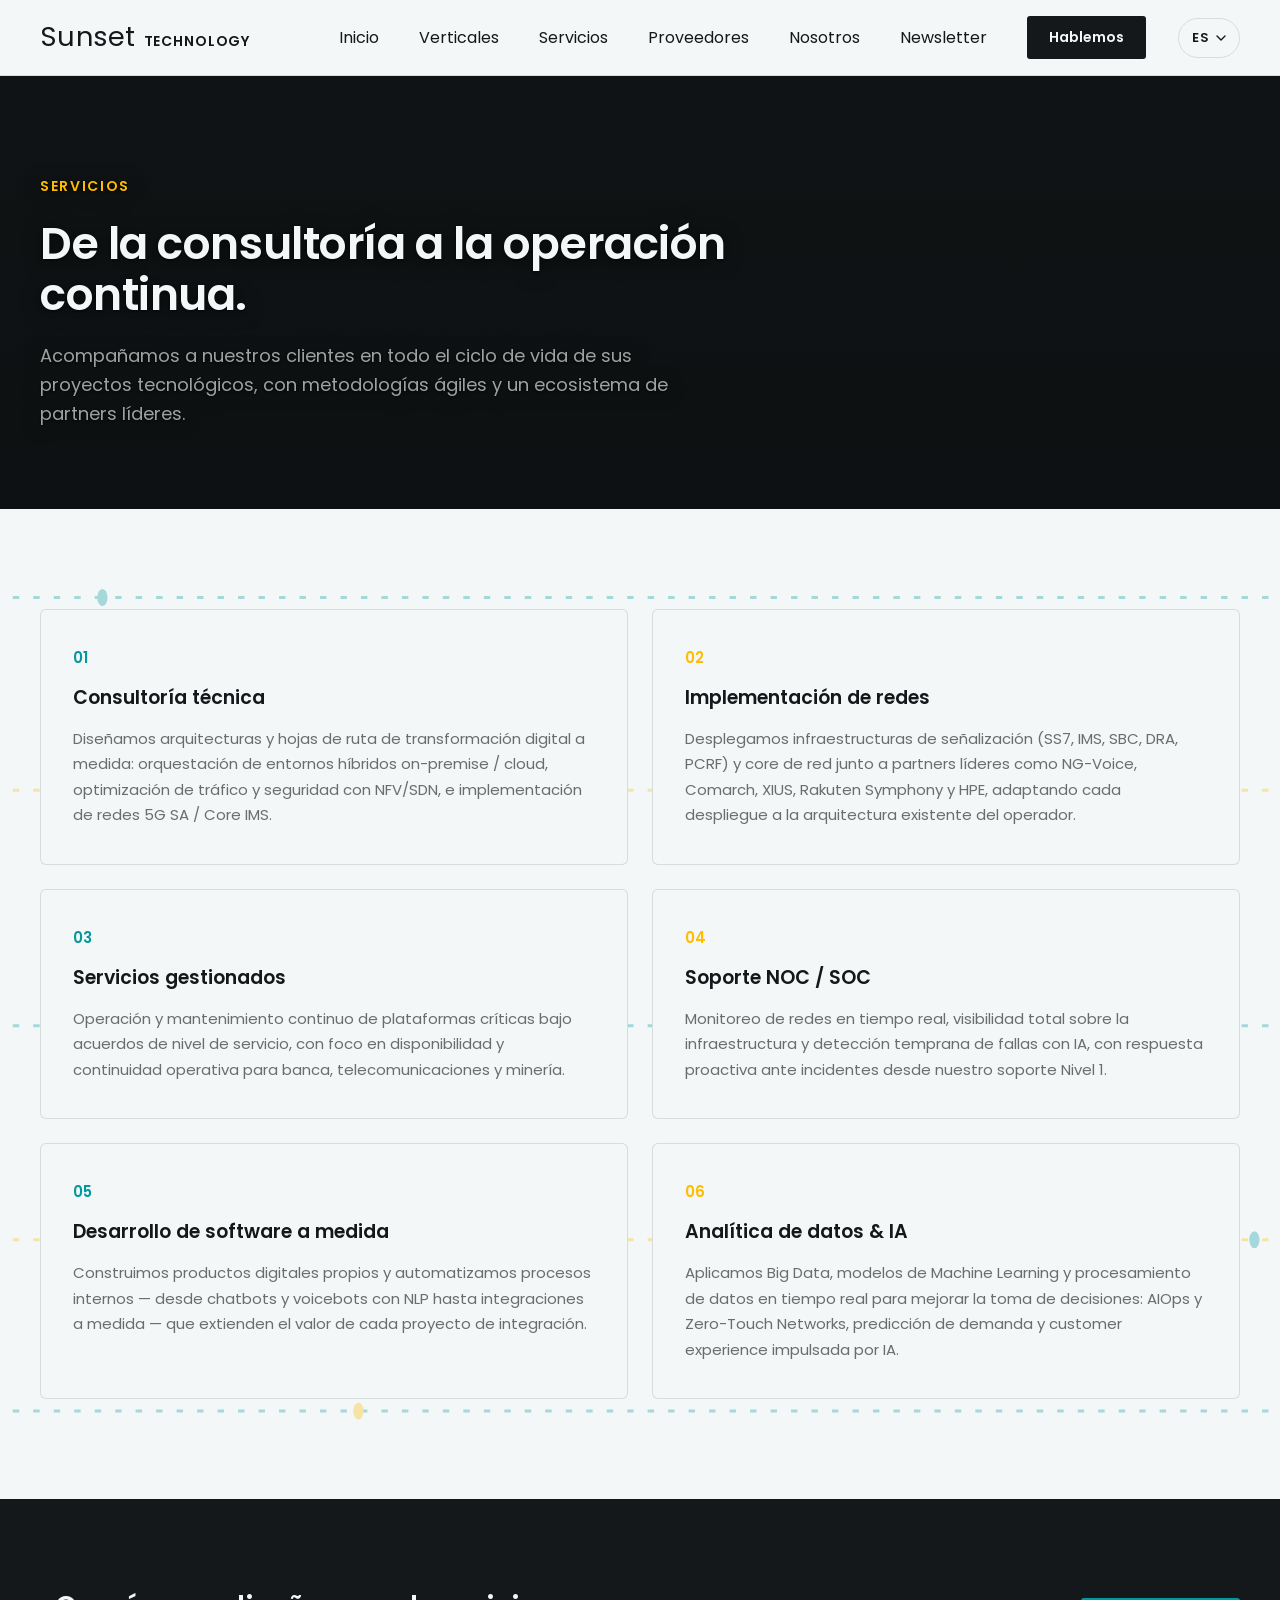
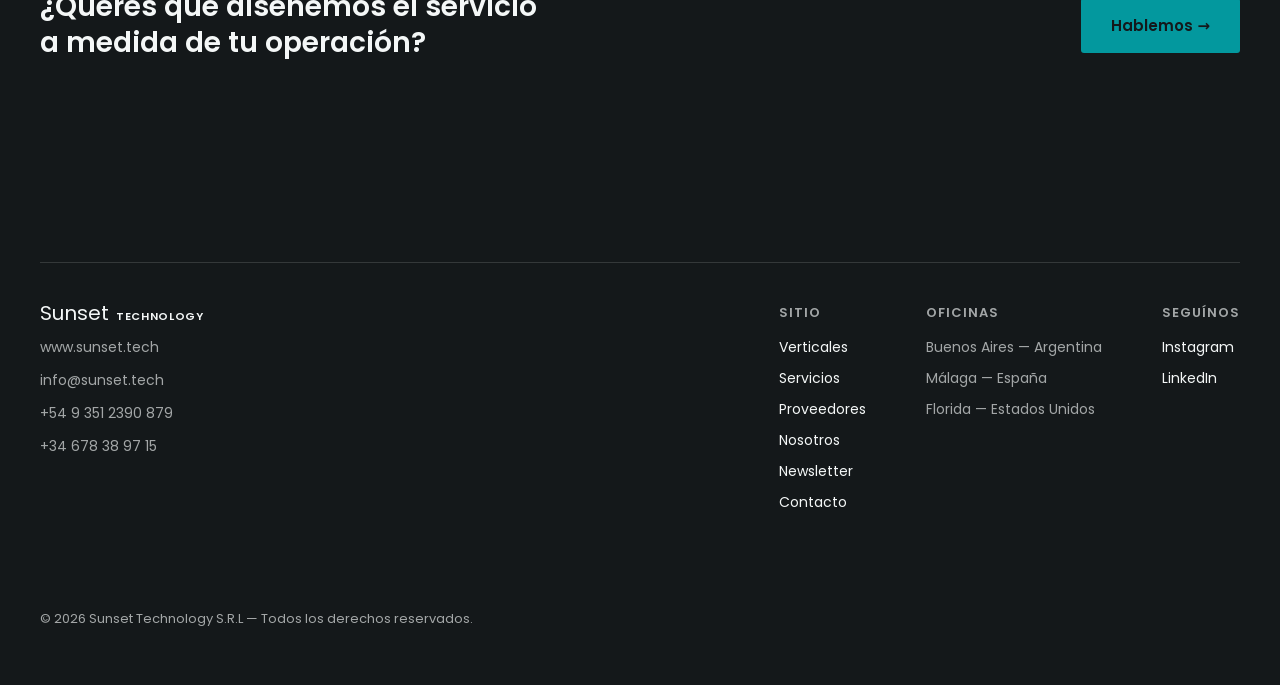
<file: servicios.html>
<!DOCTYPE html>

<html lang="es">
<head>
<meta charset="utf-8"/>
<meta content="width=device-width, initial-scale=1" name="viewport"/>
<title>Servicios — Sunset Technology</title>
<meta content="Consultoría técnica, implementación de redes, servicios gestionados, soporte NOC/SOC, desarrollo de software y analítica de datos." name="description"/>
<link href="[data-uri]" rel="icon"/>
<link href="https://fonts.googleapis.com" rel="preconnect"/>
<link href="https://fonts.googleapis.com/css2?family=Poppins:wght@400;500;600;700&amp;display=swap" rel="stylesheet"/>
<style>
@font-face{
  font-family:'Blanka';
  font-style:normal;
  font-weight:400;
  font-display:swap;
  src:url('https://fonts.cdnfonts.com/s/18915/Blanka-Regular.woff') format('woff');
}
:root{
  --ink:#14181A;
  --ink-soft:#1D2426;
  --ink-line: rgba(244,247,247,0.14);
  --paper:#F4F7F7;
  --paper-soft:#E7EEEE;
  --paper-line: rgba(20,24,26,0.12);
  --text-on-paper:#14181A;
  --text-muted-on-paper: rgba(20,24,26,0.62);
  --text-on-ink:#F4F7F7;
  --text-muted-on-ink: rgba(244,247,247,0.64);
  --accent:#03989E;
  --accent-2:#FFBC00;
  --accent-2-tint: rgba(255,188,0,0.16);
  --accent-tint: rgba(3,152,158,0.13);
  --font-display: 'Poppins', system-ui, sans-serif;
  --font-body: 'Poppins', system-ui, sans-serif;
  --font-brand: 'Blanka', 'Poppins', sans-serif;
}
*{ box-sizing:border-box; }
body{ margin:0; background:var(--paper); font-family:var(--font-body); color:var(--text-on-paper); }
h1,h2,h3{ font-family:var(--font-display); }
a{ color:inherit; text-decoration:none; }
img{ display:block; max-width:100%; }
.wrap{ width:100%; display:flex; justify-content:center; }
.container{ width:100%; max-width:1280px; padding:0 40px; box-sizing:border-box; }
.link-u{ position:relative; transition:opacity .15s; }
.link-u:hover{ opacity:0.7; }
.cta{ transition:transform .2s ease, opacity .2s ease; display:inline-block; }
.cta:hover{ opacity:0.9; transform:translateY(-1px); }
.op-name{ display:inline-block; white-space:nowrap; color:var(--text-muted-on-paper); opacity:0.55; filter:grayscale(1); transform:scale(1); transition:opacity .35s ease, color .35s ease, filter .35s ease, transform .35s ease; }
.op-name.active{ color:var(--accent); opacity:1; filter:grayscale(0); transform:scale(1.06); }

.navbar{ border-bottom:1px solid var(--paper-line); background:var(--paper); position:sticky; top:0; z-index:20; }
.nav-links{ display:flex; align-items:center; gap:40px; }
.cta-dark{ font-size:14px; font-weight:600; background:var(--ink); color:var(--paper); padding:11px 22px; border-radius:3px; }
.brand-wordmark{ color:inherit; }

.nav-toggle{ display:none; flex-direction:column; justify-content:center; align-items:center; gap:5px; width:30px; height:30px; background:none; border:none; cursor:pointer; padding:0; flex:0 0 auto; }
.nav-toggle span{ display:block; width:22px; height:2px; background:var(--text-on-paper); border-radius:2px; transition:transform .2s ease, opacity .2s ease; }
.nav-toggle.open span:nth-child(1){ transform:translateY(7px) rotate(45deg); }
.nav-toggle.open span:nth-child(2){ opacity:0; }
.nav-toggle.open span:nth-child(3){ transform:translateY(-7px) rotate(-45deg); }

.nav-mobile-menu{ display:none; flex-direction:column; border-top:1px solid var(--paper-line); background:var(--paper); }
.nav-mobile-menu.open{ display:flex; }
.nav-mobile-menu a{ padding:16px 40px; font-size:15px; border-bottom:1px solid var(--paper-line); color:var(--text-on-paper); }
.nav-mobile-menu a.cta{ margin:16px 40px; padding:13px 22px; text-align:center; border-bottom:none; display:inline-block; color:var(--paper); }

.lang-switch{ position:relative; flex:0 0 auto; }
.lang-switch-btn{ display:flex; align-items:center; gap:7px; font-family:var(--font-body); font-size:13px; font-weight:600; letter-spacing:0.03em; padding:9px 13px; border:1px solid var(--paper-line); border-radius:20px; background:transparent; cursor:pointer; color:var(--text-on-paper); }
.lang-switch-btn:hover{ background:var(--paper-soft); }
.lang-switch-menu{ position:absolute; top:calc(100% + 8px); right:0; background:var(--paper); border:1px solid var(--paper-line); border-radius:8px; box-shadow:0 10px 28px rgba(0,0,0,.14); overflow:hidden; min-width:130px; display:none; z-index:30; }
.lang-switch.open .lang-switch-menu{ display:block; }
.lang-switch-menu button{ display:block; width:100%; text-align:left; padding:10px 16px; font-size:13.5px; font-family:var(--font-body); background:none; border:none; cursor:pointer; color:var(--text-on-paper); }
.lang-switch-menu button:hover{ background:var(--paper-soft); }
.lang-switch-menu button.active{ color:var(--accent); font-weight:600; }

@keyframes fadeInUp{ from{opacity:0; transform:translateY(20px);} to{opacity:1; transform:translateY(0);} }
.hero-in{ opacity:0; animation:fadeInUp .8s cubic-bezier(.2,.7,.3,1) forwards; }

@keyframes pulseDot{ 0%,100%{opacity:.4; transform:scale(1);} 50%{opacity:1; transform:scale(1.25);} }
.pulse{ animation:pulseDot 2.4s ease-in-out infinite; transform-origin:center; }

@keyframes floatSlow{ 0%,100%{ transform:translateY(0); } 50%{ transform:translateY(-10px); } }
.float{ animation:floatSlow 5s ease-in-out infinite; }

@keyframes marquee{ from{ transform:translateX(0); } to{ transform:translateX(-50%); } }
.marquee-track{ display:flex; align-items:center; gap:64px; width:max-content; animation:marquee 26s linear infinite; }
.marquee-track:hover, .logo-track:hover{ animation-play-state:paused; }

@keyframes marqueeLogos{ from{ transform:translateX(0); } to{ transform:translateX(-50%); } }
.logo-track{ display:flex; align-items:center; gap:28px; width:max-content; animation:marqueeLogos 34s linear infinite; }
.logo-tile{ background:var(--paper); border:1px solid var(--paper-line); border-radius:8px; height:84px; width:168px; display:flex; align-items:center; justify-content:center; padding:16px 22px; flex:0 0 auto; }
.logo-tile img{ max-width:100%; max-height:100%; object-fit:contain; filter:grayscale(1) opacity(0.65); transition:filter .25s ease; }
.logo-tile:hover img{ filter:grayscale(0) opacity(1); }

@keyframes flowDash{ to{ stroke-dashoffset:-48; } }
.flow-line{ stroke-dasharray:5 11; animation:flowDash 1.6s linear infinite; }
.solid-line{ stroke-linecap:round; }

@keyframes drawLine{ to{ stroke-dashoffset:0; } }
.draw-line{ stroke-linecap:round; stroke-dasharray:100; stroke-dashoffset:100; animation:drawLine 1.3s cubic-bezier(.3,.7,.4,1) forwards; }

@keyframes driftBg{ 0%,100%{ transform:translate(0,0); } 50%{ transform:translate(-18px,10px); } }
.bg-drift{ animation:driftBg 9s ease-in-out infinite; }

@keyframes globeZoom{ 0%,100%{ transform:scale(1); } 50%{ transform:scale(1.09); } }
.globe-zoom{ animation:globeZoom 22s ease-in-out infinite; }

.seq-group{ opacity:0; transition:opacity 1.1s ease; }
.reveal.is-visible .seq-group.seq-1{ opacity:1; transition-delay:.3s; }
.reveal.is-visible .seq-group.seq-2{ opacity:1; transition-delay:2.3s; }
.reveal.is-visible .seq-group.seq-3{ opacity:1; transition-delay:4.3s; }

.reveal{ opacity:0; transform:translateY(26px); transition:opacity .7s ease, transform .7s ease; }
.reveal.is-visible{ opacity:1; transform:translateY(0); }

.card{ transition:transform .25s ease, box-shadow .25s ease, border-color .25s ease; }
.card:hover{ transform:translateY(-6px); box-shadow:0 16px 32px rgba(18,24,31,0.10); border-color:rgba(18,24,31,0.26); }

.kw-cloud{ container-type:inline-size; }
.kw-word{ position:absolute; transform:translate(-50%,-50%) rotate(var(--r,0deg)); transform-origin:center; font-family:var(--font-display); white-space:nowrap; line-height:1; cursor:default; transition:transform .25s ease, opacity .25s ease; }
.kw-word:hover{ transform:translate(-50%,-50%) rotate(var(--r,0deg)) scale(1.12); opacity:.82; }

.rol-card{ cursor:pointer; }
.rol-card-toggle{ display:inline-flex; align-items:center; gap:7px; font-size:13px; font-weight:600; color:var(--accent); }
.rol-card-toggle svg{ flex:0 0 auto; }

.rol-modal-overlay{ position:fixed; inset:0; background:rgba(10,14,15,0.72); backdrop-filter:blur(2px); -webkit-backdrop-filter:blur(2px); display:flex; align-items:center; justify-content:center; padding:24px; z-index:100; opacity:0; visibility:hidden; transition:opacity .25s ease, visibility 0s linear .25s; }
.rol-modal-overlay.open{ opacity:1; visibility:visible; transition:opacity .25s ease; }
.rol-modal{ background:var(--ink-soft); border:1px solid var(--ink-line); border-radius:10px; max-width:520px; width:100%; max-height:80vh; overflow-y:auto; padding:42px 38px; position:relative; transform:translateY(14px) scale(.98); transition:transform .3s ease; }
.rol-modal-overlay.open .rol-modal{ transform:translateY(0) scale(1); }
.rol-modal-close{ position:absolute; top:16px; right:16px; width:32px; height:32px; border-radius:50%; border:1px solid var(--ink-line); background:transparent; color:var(--text-on-ink); display:flex; align-items:center; justify-content:center; cursor:pointer; transition:background .2s ease; padding:0; }
.rol-modal-close:hover{ background:rgba(244,247,247,0.08); }
.rol-modal-title{ font-family:var(--font-display); font-weight:600; font-size:22px; color:var(--text-on-ink); margin-bottom:16px; padding-right:30px; }
.rol-modal-body{ font-size:15.5px; line-height:1.7; color:var(--text-muted-on-ink); margin:0; }

.icon-badge{ transition:transform .25s ease; }
.card:hover .icon-badge{ transform:scale(1.08); }

.logo-mark{ height:26px; width:auto; display:block; }
.logo-mark.on-dark{ filter:invert(1) brightness(1.5); }

.grid-3{ display:grid; grid-template-columns:repeat(3, minmax(0,1fr)); gap:24px; }
.grid-2{ display:grid; grid-template-columns:repeat(2, minmax(0,1fr)); gap:1px; background:var(--paper-line); border:1px solid var(--paper-line); }
.grid-3-flush{ display:grid; grid-template-columns:repeat(3, minmax(0,1fr)); gap:1px; background:var(--ink-line); border:1px solid var(--ink-line); }

@media (max-width: 860px){
  .nav-links{ display:none !important; }
  .nav-toggle{ display:flex; }
  .grid-3, .grid-3-flush{ grid-template-columns:1fr !important; }
  .grid-2{ grid-template-columns:1fr !important; }
  h1{ font-size:36px !important; }
  .hero-illustration{ display:none; }
  .quienes-somos-flex{ flex-direction:column !important; }
}

</style>
</head>
<body>
<div class="navbar">
<div class="wrap">
<div class="container" style="padding-top:16px; padding-bottom:16px; display:flex; align-items:center; justify-content:space-between; gap:24px;">
<a class="brand-wordmark" href="index.html" style="display:flex; align-items:baseline; gap:8px;">
<span style="font-family:var(--font-brand); font-size:27px; line-height:1; letter-spacing:0.01em; color:var(--text-on-paper);">Sunset</span>
<span style="font-family:var(--font-display); font-weight:600; font-size:14px; letter-spacing:0.06em; text-transform:uppercase; color:var(--text-on-paper);">Technology</span>
</a>
<div style="display:flex; align-items:center; gap:32px;">
<nav class="nav-links">
<a class="link-u" href="index.html"><span data-i18n="t1">Inicio</span></a>
<a class="link-u" href="verticales.html"><span data-i18n="t2">Verticales</span></a>
<a class="link-u" href="servicios.html"><span data-i18n="t3">Servicios</span></a>
<a class="link-u" href="proveedores.html"><span data-i18n="t4">Proveedores</span></a>
<a class="link-u" href="nosotros.html"><span data-i18n="t5">Nosotros</span></a>
<a class="link-u" href="newsletter.html"><span data-i18n="t6">Newsletter</span></a>
<a class="cta cta-dark" href="contacto.html"><span data-i18n="t7">Hablemos</span></a>
</nav>
<div class="lang-switch">
<button aria-expanded="false" aria-haspopup="true" class="lang-switch-btn" type="button">
<span class="lang-switch-current"><span data-i18n="t8">ES</span></span>
<svg fill="none" height="6" viewbox="0 0 10 6" width="10"><path d="M1 1l4 4 4-4" stroke="currentColor" stroke-linecap="round" stroke-linejoin="round" stroke-width="1.4"></path></svg>
</button>
<div class="lang-switch-menu">
<button data-lang="es" type="button"><span data-i18n="t9">Español</span></button>
<button data-lang="en" type="button"><span data-i18n="t10">English</span></button>
<button data-lang="it" type="button"><span data-i18n="t11">Italiano</span></button>
</div>
</div>
<button aria-controls="nav-mobile-menu" aria-expanded="false" aria-label="Abrir menú" class="nav-toggle" id="nav-toggle" type="button">
<span></span><span></span><span></span>
</button>
</div>
</div>
</div>
<nav class="nav-mobile-menu" id="nav-mobile-menu">
<a href="index.html"><span data-i18n="t12">Inicio</span></a>
<a href="verticales.html"><span data-i18n="t13">Verticales</span></a>
<a href="servicios.html"><span data-i18n="t14">Servicios</span></a>
<a href="proveedores.html"><span data-i18n="t15">Proveedores</span></a>
<a href="nosotros.html"><span data-i18n="t16">Nosotros</span></a>
<a href="newsletter.html"><span data-i18n="t17">Newsletter</span></a>
<a class="cta cta-dark" href="contacto.html"><span data-i18n="t18">Hablemos</span></a>
</nav>
</div>
<div class="wrap" style="background:var(--ink); background-image:linear-gradient(180deg, rgba(8,12,13,.42), rgba(8,12,13,.62)), url('https://images.unsplash.com/photo-1506399558188-acca6f8cbf41?q=80&amp;w=1600&amp;auto=format&amp;fit=crop'); background-size:cover; background-position:center; color:var(--text-on-ink); position:relative; overflow:hidden;">
<div class="container" style="padding-top:100px; padding-bottom:80px; display:flex; flex-direction:column; gap:22px; position:relative; z-index:1;">
<div class="hero-in" style="font-size:14px; font-weight:600; letter-spacing:0.12em; text-transform:uppercase; color:var(--accent-2);text-shadow:0 2px 18px rgba(0,0,0,.55), 0 1px 3px rgba(0,0,0,.7);"><span data-i18n="t19">Servicios</span></div>
<h1 class="hero-in" style="animation-delay:.1s; margin:0; font-family:var(--font-display); font-weight:600; font-size:44px; line-height:1.15; letter-spacing:-0.01em; max-width:760px;text-shadow:0 2px 18px rgba(0,0,0,.55), 0 1px 3px rgba(0,0,0,.7);"><span data-i18n="t20">De la consultoría a la operación continua.</span></h1>
<div class="hero-in" style="animation-delay:.2s;"><p style="margin:0; font-size:18px; line-height:1.6; color:var(--text-muted-on-ink); max-width:640px;text-shadow:0 2px 18px rgba(0,0,0,.55), 0 1px 3px rgba(0,0,0,.7);"><span data-i18n="t21">Acompañamos a nuestros clientes en todo el ciclo de vida de sus proyectos tecnológicos, con metodologías ágiles y un ecosistema de partners líderes.</span></p></div>
</div>
</div>
<div class="wrap" style="background:var(--paper); position:relative; overflow:hidden;">
<div class="bg-drift" style="position:absolute; inset:-40px -10% -40px -10%; opacity:0.32; pointer-events:none;">
<svg fill="none" height="100%" preserveaspectratio="none" viewbox="0 0 1200 500" width="100%">
<g stroke="var(--accent)" stroke-width="1.4">
<path class="flow-line" d="M-50 60 H1250"></path>
<path class="flow-line" d="M-50 150 H1250" stroke="var(--accent-2)" style="animation-delay:-.4s"></path>
<path class="flow-line" d="M-50 260 H1250" style="animation-delay:-.9s"></path>
<path class="flow-line" d="M-50 360 H1250" stroke="var(--accent-2)" style="animation-delay:-.2s"></path>
<path class="flow-line" d="M-50 440 H1250" style="animation-delay:-1.3s"></path>
</g>
<g fill="var(--accent)">
<circle class="pulse" cx="180" cy="60" r="4"></circle>
<circle class="pulse" cx="640" cy="260" r="4" style="animation-delay:.6s"></circle>
<circle class="pulse" cx="980" cy="150" fill="var(--accent-2)" r="4" style="animation-delay:1.1s"></circle>
<circle class="pulse" cx="380" cy="440" fill="var(--accent-2)" r="4" style="animation-delay:1.6s"></circle>
<circle class="pulse" cx="1080" cy="360" r="4" style="animation-delay:.3s"></circle>
</g>
</svg>
</div>
<div class="container" style="padding-top:100px; padding-bottom:100px; position:relative; z-index:1;">
<div class="grid-3" style="grid-template-columns:repeat(2, minmax(0,1fr));">
<div class="reveal card" style="border:1px solid var(--paper-line); border-radius:6px; padding:36px 32px; display:flex; flex-direction:column; gap:14px; background:var(--paper);">
<div style="font-family:var(--font-display); font-weight:600; font-size:15px; color:var(--accent);"><span data-i18n="t22">01</span></div>
<div style="font-weight:600; font-size:19px;"><span data-i18n="t23">Consultoría técnica</span></div>
<p style="margin:0; font-size:15px; line-height:1.7; color:var(--text-muted-on-paper);"><span data-i18n="t24">Diseñamos arquitecturas y hojas de ruta de transformación digital a medida: orquestación de entornos híbridos on-premise / cloud, optimización de tráfico y seguridad con NFV/SDN, e implementación de redes 5G SA / Core IMS.</span></p>
</div>
<div class="reveal card" style="border:1px solid var(--paper-line); border-radius:6px; padding:36px 32px; display:flex; flex-direction:column; gap:14px; background:var(--paper);">
<div style="font-family:var(--font-display); font-weight:600; font-size:15px; color:var(--accent-2);"><span data-i18n="t25">02</span></div>
<div style="font-weight:600; font-size:19px;"><span data-i18n="t26">Implementación de redes</span></div>
<p style="margin:0; font-size:15px; line-height:1.7; color:var(--text-muted-on-paper);"><span data-i18n="t27">Desplegamos infraestructuras de señalización (SS7, IMS, SBC, DRA, PCRF) y core de red junto a partners líderes como NG-Voice, Comarch, XIUS, Rakuten Symphony y HPE, adaptando cada despliegue a la arquitectura existente del operador.</span></p>
</div>
<div class="reveal card" style="border:1px solid var(--paper-line); border-radius:6px; padding:36px 32px; display:flex; flex-direction:column; gap:14px; background:var(--paper);">
<div style="font-family:var(--font-display); font-weight:600; font-size:15px; color:var(--accent);"><span data-i18n="t28">03</span></div>
<div style="font-weight:600; font-size:19px;"><span data-i18n="t29">Servicios gestionados</span></div>
<p style="margin:0; font-size:15px; line-height:1.7; color:var(--text-muted-on-paper);"><span data-i18n="t30">Operación y mantenimiento continuo de plataformas críticas bajo acuerdos de nivel de servicio, con foco en disponibilidad y continuidad operativa para banca, telecomunicaciones y minería.</span></p>
</div>
<div class="reveal card" style="border:1px solid var(--paper-line); border-radius:6px; padding:36px 32px; display:flex; flex-direction:column; gap:14px; background:var(--paper);">
<div style="font-family:var(--font-display); font-weight:600; font-size:15px; color:var(--accent-2);"><span data-i18n="t31">04</span></div>
<div style="font-weight:600; font-size:19px;"><span data-i18n="t32">Soporte NOC / SOC</span></div>
<p style="margin:0; font-size:15px; line-height:1.7; color:var(--text-muted-on-paper);"><span data-i18n="t33">Monitoreo de redes en tiempo real, visibilidad total sobre la infraestructura y detección temprana de fallas con IA, con respuesta proactiva ante incidentes desde nuestro soporte Nivel 1.</span></p>
</div>
<div class="reveal card" style="border:1px solid var(--paper-line); border-radius:6px; padding:36px 32px; display:flex; flex-direction:column; gap:14px; background:var(--paper);">
<div style="font-family:var(--font-display); font-weight:600; font-size:15px; color:var(--accent);"><span data-i18n="t34">05</span></div>
<div style="font-weight:600; font-size:19px;"><span data-i18n="t35">Desarrollo de software a medida</span></div>
<p style="margin:0; font-size:15px; line-height:1.7; color:var(--text-muted-on-paper);"><span data-i18n="t36">Construimos productos digitales propios y automatizamos procesos internos — desde chatbots y voicebots con NLP hasta integraciones a medida — que extienden el valor de cada proyecto de integración.</span></p>
</div>
<div class="reveal card" style="border:1px solid var(--paper-line); border-radius:6px; padding:36px 32px; display:flex; flex-direction:column; gap:14px; background:var(--paper);">
<div style="font-family:var(--font-display); font-weight:600; font-size:15px; color:var(--accent-2);"><span data-i18n="t37">06</span></div>
<div style="font-weight:600; font-size:19px;"><span data-i18n="t38">Analítica de datos &amp; IA</span></div>
<p style="margin:0; font-size:15px; line-height:1.7; color:var(--text-muted-on-paper);"><span data-i18n="t39">Aplicamos Big Data, modelos de Machine Learning y procesamiento de datos en tiempo real para mejorar la toma de decisiones: AIOps y Zero-Touch Networks, predicción de demanda y customer experience impulsada por IA.</span></p>
</div>
</div>
</div>
</div>
<div class="wrap" style="background:var(--ink); color:var(--text-on-ink);">
<div class="container" style="padding-top:90px; padding-bottom:90px; display:flex; align-items:center; justify-content:space-between; gap:30px; flex-wrap:wrap;">
<h2 class="reveal" style="margin:0; font-weight:600; font-size:28px; line-height:1.3; max-width:520px;"><span data-i18n="t40">¿Querés que diseñemos el servicio a medida de tu operación?</span></h2>
<a class="reveal cta" href="contacto.html" style="background:var(--accent); color:var(--ink); font-weight:600; font-size:15px; padding:16px 30px; border-radius:3px;"><span data-i18n="t41">Hablemos →</span></a>
</div>
</div>
<div class="wrap" style="background:var(--ink); color:var(--text-on-ink);">
<div class="container" style="padding-top:110px; padding-bottom:56px; display:flex; flex-direction:column; gap:90px;">
<div style="display:flex; justify-content:space-between; gap:40px; flex-wrap:wrap; padding-top:40px; border-top:1px solid var(--ink-line);">
<div style="display:flex; flex-direction:column; gap:12px;">
<div class="brand-wordmark" style="display:flex; align-items:baseline; gap:7px;">
<span style="font-family:var(--font-brand); font-size:20px; line-height:1;">Sunset</span>
<span style="font-family:var(--font-display); font-weight:600; font-size:11px; letter-spacing:0.06em; text-transform:uppercase;">Technology</span>
</div>
<a class="link-u" href="https://www.sunset.tech" style="font-size:14px; color:var(--text-muted-on-ink);"><span data-i18n="t42">www.sunset.tech</span></a>
<a class="link-u" href="mailto:info@sunset.tech" style="font-size:14px; color:var(--text-muted-on-ink);"><span data-i18n="t43">info@sunset.tech</span></a>
<a class="link-u" href="https://wa.me/5493512390879" style="font-size:14px; color:var(--text-muted-on-ink); font-variant-numeric:tabular-nums;"><span data-i18n="t44">+54 9 351 2390 879</span></a>
<a class="link-u" href="https://wa.me/34678389715" style="font-size:14px; color:var(--text-muted-on-ink); font-variant-numeric:tabular-nums;"><span data-i18n="t45">+34 678 38 97 15</span></a>
</div>
<div style="display:flex; gap:60px; flex-wrap:wrap;">
<div style="display:flex; flex-direction:column; gap:10px;">
<div style="font-size:13px; font-weight:600; letter-spacing:0.08em; text-transform:uppercase; color:var(--text-muted-on-ink); margin-bottom:4px;"><span data-i18n="t46">Sitio</span></div>
<a class="link-u" href="verticales.html" style="font-size:14px;"><span data-i18n="t47">Verticales</span></a>
<a class="link-u" href="servicios.html" style="font-size:14px;"><span data-i18n="t48">Servicios</span></a>
<a class="link-u" href="proveedores.html" style="font-size:14px;"><span data-i18n="t49">Proveedores</span></a>
<a class="link-u" href="nosotros.html" style="font-size:14px;"><span data-i18n="t50">Nosotros</span></a>
<a class="link-u" href="newsletter.html" style="font-size:14px;"><span data-i18n="t51">Newsletter</span></a>
<a class="link-u" href="contacto.html" style="font-size:14px;"><span data-i18n="t52">Contacto</span></a>
</div>
<div style="display:flex; flex-direction:column; gap:10px;">
<div style="font-size:13px; font-weight:600; letter-spacing:0.08em; text-transform:uppercase; color:var(--text-muted-on-ink); margin-bottom:4px;"><span data-i18n="t53">Oficinas</span></div>
<div style="font-size:14px; color:var(--text-muted-on-ink);"><span data-i18n="t54">Buenos Aires — Argentina</span></div>
<div style="font-size:14px; color:var(--text-muted-on-ink);"><span data-i18n="t55">Málaga — España</span></div>
<div style="font-size:14px; color:var(--text-muted-on-ink);"><span data-i18n="t56">Florida — Estados Unidos</span></div>
</div>
<div style="display:flex; flex-direction:column; gap:10px;">
<div style="font-size:13px; font-weight:600; letter-spacing:0.08em; text-transform:uppercase; color:var(--text-muted-on-ink); margin-bottom:4px;"><span data-i18n="t57">Seguínos</span></div>
<a class="link-u" href="https://www.instagram.com/sunset.technology" style="font-size:14px;"><span data-i18n="t58">Instagram</span></a>
<a class="link-u" href="https://www.linkedin.com/company/sunset-technology" style="font-size:14px;"><span data-i18n="t59">LinkedIn</span></a>
</div>
</div>
</div>
<div style="font-size:13px; color:var(--text-muted-on-ink); padding-top:6px;"><span data-i18n="t60">© 2026 Sunset Technology S.R.L — Todos los derechos reservados.</span></div>
</div>
</div>
<script>window.__I18N__ = {"__title__": {"es": "Servicios — Sunset Technology", "en": "Services — Sunset Technology", "it": "Servizi — Sunset Technology"}, "__meta_desc__": {"es": "Consultoría técnica, implementación de redes, servicios gestionados, soporte NOC/SOC, desarrollo de software y analítica de datos.", "en": "Technical consulting, network implementation, managed services, NOC/SOC support, custom software development and data analytics.", "it": "Consulenza tecnica, implementazione di reti, servizi gestiti, supporto NOC/SOC, sviluppo software su misura e analisi dei dati."}, "t1": {"es": "Inicio", "en": "Home", "it": "Home"}, "t2": {"es": "Verticales", "en": "Verticals", "it": "Verticali"}, "t3": {"es": "Servicios", "en": "Services", "it": "Servizi"}, "t4": {"es": "Proveedores", "en": "Partners", "it": "Fornitori"}, "t5": {"es": "Nosotros", "en": "About us", "it": "Chi siamo"}, "t6": {"es": "Newsletter", "en": "Newsletter", "it": "Newsletter"}, "t7": {"es": "Hablemos", "en": "Let's talk", "it": "Parliamone"}, "t8": {"es": "ES", "en": "ES", "it": "ES"}, "t9": {"es": "Español", "en": "Español", "it": "Español"}, "t10": {"es": "English", "en": "English", "it": "English"}, "t11": {"es": "Italiano", "en": "Italiano", "it": "Italiano"}, "t12": {"es": "Inicio", "en": "Home", "it": "Home"}, "t13": {"es": "Verticales", "en": "Verticals", "it": "Verticali"}, "t14": {"es": "Servicios", "en": "Services", "it": "Servizi"}, "t15": {"es": "Proveedores", "en": "Partners", "it": "Fornitori"}, "t16": {"es": "Nosotros", "en": "About us", "it": "Chi siamo"}, "t17": {"es": "Newsletter", "en": "Newsletter", "it": "Newsletter"}, "t18": {"es": "Hablemos", "en": "Let's talk", "it": "Parliamone"}, "t19": {"es": "Servicios", "en": "Services", "it": "Servizi"}, "t20": {"es": "De la consultoría a la operación continua.", "en": "From consulting to continuous operation.", "it": "Dalla consulenza all'operatività continua."}, "t21": {"es": "Acompañamos a nuestros clientes en todo el ciclo de vida de sus proyectos tecnológicos, con metodologías ágiles y un ecosistema de partners líderes.", "en": "We accompany our clients through the entire lifecycle of their technology projects, with agile methodologies and an ecosystem of leading partners.", "it": "Accompagniamo i nostri clienti lungo tutto il ciclo di vita dei loro progetti tecnologici, con metodologie agili e un ecosistema di partner leader."}, "t22": {"es": "01", "en": "01", "it": "01"}, "t23": {"es": "Consultoría técnica", "en": "Technical consulting", "it": "Consulenza tecnica"}, "t24": {"es": "Diseñamos arquitecturas y hojas de ruta de transformación digital a medida: orquestación de entornos híbridos on-premise / cloud, optimización de tráfico y seguridad con NFV/SDN, e implementación de redes 5G SA / Core IMS.", "en": "We design custom digital transformation architectures and roadmaps: orchestration of hybrid on-premise / cloud environments, traffic and security optimization with NFV/SDN, and 5G SA / IMS Core deployment.", "it": "Progettiamo architetture e roadmap di trasformazione digitale su misura: orchestrazione di ambienti ibridi on-premise / cloud, ottimizzazione del traffico e della sicurezza con NFV/SDN e implementazione di reti 5G SA / Core IMS."}, "t25": {"es": "02", "en": "02", "it": "02"}, "t26": {"es": "Implementación de redes", "en": "Network implementation", "it": "Implementazione di reti"}, "t27": {"es": "Desplegamos infraestructuras de señalización (SS7, IMS, SBC, DRA, PCRF) y core de red junto a partners líderes como NG-Voice, Comarch, XIUS, Rakuten Symphony y HPE, adaptando cada despliegue a la arquitectura existente del operador.", "en": "We deploy signaling infrastructure (SS7, IMS, SBC, DRA, PCRF) and network core alongside leading partners such as NG-Voice, Comarch, XIUS, Rakuten Symphony and HPE, adapting each deployment to the operator's existing architecture.", "it": "Implementiamo infrastrutture di segnalazione (SS7, IMS, SBC, DRA, PCRF) e core di rete insieme a partner leader come NG-Voice, Comarch, XIUS, Rakuten Symphony e HPE, adattando ogni implementazione all'architettura esistente dell'operatore."}, "t28": {"es": "03", "en": "03", "it": "03"}, "t29": {"es": "Servicios gestionados", "en": "Managed services", "it": "Servizi gestiti"}, "t30": {"es": "Operación y mantenimiento continuo de plataformas críticas bajo acuerdos de nivel de servicio, con foco en disponibilidad y continuidad operativa para banca, telecomunicaciones y minería.", "en": "Continuous operation and maintenance of critical platforms under service level agreements, focused on availability and operational continuity for banking, telecommunications and mining.", "it": "Gestione e manutenzione continua di piattaforme critiche con accordi sui livelli di servizio, con focus su disponibilità e continuità operativa per banche, telecomunicazioni e miniere."}, "t31": {"es": "04", "en": "04", "it": "04"}, "t32": {"es": "Soporte NOC / SOC", "en": "NOC / SOC Support", "it": "Supporto NOC / SOC"}, "t33": {"es": "Monitoreo de redes en tiempo real, visibilidad total sobre la infraestructura y detección temprana de fallas con IA, con respuesta proactiva ante incidentes desde nuestro soporte Nivel 1.", "en": "Real-time network monitoring, full infrastructure visibility and AI-powered early fault detection, with proactive incident response from our Tier 1 support.", "it": "Monitoraggio delle reti in tempo reale, piena visibilità dell'infrastruttura e rilevamento precoce dei guasti con l'IA, con risposta proattiva agli incidenti dal nostro supporto di primo livello."}, "t34": {"es": "05", "en": "05", "it": "05"}, "t35": {"es": "Desarrollo de software a medida", "en": "Custom software development", "it": "Sviluppo software su misura"}, "t36": {"es": "Construimos productos digitales propios y automatizamos procesos internos — desde chatbots y voicebots con NLP hasta integraciones a medida — que extienden el valor de cada proyecto de integración.", "en": "We build proprietary digital products and automate internal processes — from chatbots and voicebots with NLP to custom integrations — that extend the value of every integration project.", "it": "Costruiamo prodotti digitali proprietari e automatizziamo i processi interni — dai chatbot e voicebot con NLP alle integrazioni su misura — che estendono il valore di ogni progetto di integrazione."}, "t37": {"es": "06", "en": "06", "it": "06"}, "t38": {"es": "Analítica de datos & IA", "en": "Data analytics & AI", "it": "Analisi dei dati & IA"}, "t39": {"es": "Aplicamos Big Data, modelos de Machine Learning y procesamiento de datos en tiempo real para mejorar la toma de decisiones: AIOps y Zero-Touch Networks, predicción de demanda y customer experience impulsada por IA.", "en": "We apply Big Data, Machine Learning models and real-time data processing to improve decision-making: AIOps and Zero-Touch Networks, demand forecasting and AI-driven customer experience.", "it": "Applichiamo Big Data, modelli di Machine Learning ed elaborazione dei dati in tempo reale per migliorare il processo decisionale: AIOps e Zero-Touch Networks, previsione della domanda e customer experience basata sull'IA."}, "t40": {"es": "¿Querés que diseñemos el servicio a medida de tu operación?", "en": "Want us to design a service tailored to your operation?", "it": "Volete che progettiamo un servizio su misura per la vostra operazione?"}, "t41": {"es": "Hablemos →", "en": "Let's talk →", "it": "Parliamone →"}, "t42": {"es": "www.sunset.tech", "en": "www.sunset.tech", "it": "www.sunset.tech"}, "t43": {"es": "info@sunset.tech", "en": "info@sunset.tech", "it": "info@sunset.tech"}, "t44": {"es": "+54 9 351 2390 879", "en": "+54 9 351 2390 879", "it": "+54 9 351 2390 879"}, "t45": {"es": "+34 678 38 97 15", "en": "+34 678 38 97 15", "it": "+34 678 38 97 15"}, "t46": {"es": "Sitio", "en": "Site", "it": "Sito"}, "t47": {"es": "Verticales", "en": "Verticals", "it": "Verticali"}, "t48": {"es": "Servicios", "en": "Services", "it": "Servizi"}, "t49": {"es": "Proveedores", "en": "Partners", "it": "Fornitori"}, "t50": {"es": "Nosotros", "en": "About us", "it": "Chi siamo"}, "t51": {"es": "Newsletter", "en": "Newsletter", "it": "Newsletter"}, "t52": {"es": "Contacto", "en": "Contact", "it": "Contatti"}, "t53": {"es": "Oficinas", "en": "Offices", "it": "Uffici"}, "t54": {"es": "Buenos Aires — Argentina", "en": "Buenos Aires — Argentina", "it": "Buenos Aires — Argentina"}, "t55": {"es": "Málaga — España", "en": "Málaga — Spain", "it": "Málaga — Spagna"}, "t56": {"es": "Florida — Estados Unidos", "en": "Florida — United States", "it": "Florida — Stati Uniti"}, "t57": {"es": "Seguínos", "en": "Follow us", "it": "Seguici"}, "t58": {"es": "Instagram", "en": "Instagram", "it": "Instagram"}, "t59": {"es": "LinkedIn", "en": "LinkedIn", "it": "LinkedIn"}, "t60": {"es": "© 2026 Sunset Technology S.R.L — Todos los derechos reservados.", "en": "© 2026 Sunset Technology S.R.L — All rights reserved.", "it": "© 2026 Sunset Technology S.R.L — Tutti i diritti riservati."}};</script>
<script>
(function () {
  try {
    var els = document.querySelectorAll('.reveal');
    var io = new IntersectionObserver(function (entries) {
      entries.forEach(function (entry) {
        if (entry.isIntersecting) {
          entry.target.classList.add('is-visible');
          io.unobserve(entry.target);
        }
      });
    }, { threshold: 0.12 });
    els.forEach(function (el) { io.observe(el); });
  } catch (e) {}
})();

// ---------------------------------------------------------------------------
// Mobile navigation: hamburger toggle opens/closes the collapsible menu with
// the page links (hidden on desktop, where the inline nav-links are shown
// instead). Closes automatically after tapping any link in it.
// ---------------------------------------------------------------------------
(function () {
  try {
    var toggle = document.getElementById('nav-toggle');
    var menu = document.getElementById('nav-mobile-menu');
    if (!toggle || !menu) { return; }
    function setOpen(open) {
      menu.classList.toggle('open', open);
      toggle.classList.toggle('open', open);
      toggle.setAttribute('aria-expanded', open ? 'true' : 'false');
    }
    toggle.addEventListener('click', function () {
      setOpen(!menu.classList.contains('open'));
    });
    menu.querySelectorAll('a').forEach(function (a) {
      a.addEventListener('click', function () { setOpen(false); });
    });
  } catch (e) {}
})();

// ---------------------------------------------------------------------------
// Language switcher (ES / EN / IT). Translations for the current page are
// embedded per-page as window.__I18N__ = { "<id>": {es,en,it}, ... }.
// ---------------------------------------------------------------------------
(function () {
  try {
    var LANGS = ['es', 'en', 'it'];
    var stored = null;
    try { stored = localStorage.getItem('sunset_lang'); } catch (e) {}
    var lang = (stored && LANGS.indexOf(stored) !== -1) ? stored : 'es';

    function applyLang(l) {
      lang = l;
      try { localStorage.setItem('sunset_lang', l); } catch (e) {}
      document.documentElement.lang = l;
      var data = window.__I18N__ || {};

      var titleEntry = data.__title__;
      if (titleEntry && titleEntry[l] != null) { document.title = titleEntry[l]; }
      var descEntry = data.__meta_desc__;
      if (descEntry && descEntry[l] != null) {
        var metaDesc = document.querySelector('meta[name="description"]');
        if (metaDesc) { metaDesc.setAttribute('content', descEntry[l]); }
      }

      var nodes = document.querySelectorAll('[data-i18n]');
      for (var i = 0; i < nodes.length; i++) {
        var el = nodes[i];
        var key = el.getAttribute('data-i18n');
        var entry = data[key];
        if (entry && entry[l] != null) { el.innerHTML = entry[l]; }
      }

      var attrNodes = document.querySelectorAll('[data-i18n-attr]');
      for (var j = 0; j < attrNodes.length; j++) {
        var an = attrNodes[j];
        var specs = an.getAttribute('data-i18n-attr').split(',');
        for (var s = 0; s < specs.length; s++) {
          var spec = specs[s].split(':');
          var attrEntry = data[spec[1]];
          if (attrEntry && attrEntry[l] != null) { an.setAttribute(spec[0], attrEntry[l]); }
        }
      }

      var btns = document.querySelectorAll('.lang-switch-menu button');
      for (var k = 0; k < btns.length; k++) {
        btns[k].classList.toggle('active', btns[k].getAttribute('data-lang') === l);
      }
      var label = document.querySelector('.lang-switch-current');
      if (label) { label.textContent = l.toUpperCase(); }
    }

    document.addEventListener('DOMContentLoaded', function () {
      applyLang(lang);
      var sw = document.querySelector('.lang-switch');
      if (!sw) { return; }
      var btn = sw.querySelector('.lang-switch-btn');
      btn.addEventListener('click', function (e) {
        e.stopPropagation();
        sw.classList.toggle('open');
      });
      var menuBtns = sw.querySelectorAll('.lang-switch-menu button');
      for (var i = 0; i < menuBtns.length; i++) {
        menuBtns[i].addEventListener('click', function (ev) {
          applyLang(ev.currentTarget.getAttribute('data-lang'));
          sw.classList.remove('open');
        });
      }
      document.addEventListener('click', function () { sw.classList.remove('open'); });
    });
  } catch (e) {}
})();

// ---------------------------------------------------------------------------
// "Presencia" map video: starts playing (from the beginning, so the visitor
// sees the full rotate-in + sequential Florida/Buenos Aires/Malaga reveal)
// only once it actually scrolls into view, instead of autoplaying while
// off-screen and looping past the interesting part before anyone sees it.
// ---------------------------------------------------------------------------
(function () {
  try {
    var vid = document.getElementById('presencia-video');
    if (!vid) { return; }
    var started = false;
    var io = new IntersectionObserver(function (entries) {
      entries.forEach(function (entry) {
        if (entry.isIntersecting && !started) {
          started = true;
          try { vid.currentTime = 0; } catch (e) {}
          var p = vid.play();
          if (p && p.catch) { p.catch(function () {}); }
          io.unobserve(entry.target);
        }
      });
    }, { threshold: 0.3 });
    io.observe(vid);
  } catch (e) {}
})();

// ---------------------------------------------------------------------------
// "Nuestro rol como integrador de sistemas" cards: clicking one opens a
// popup modal with the card's full explanatory text, in addition to the
// existing hover lift.
// ---------------------------------------------------------------------------
(function () {
  try {
    var overlay = document.getElementById('rol-modal-overlay');
    if (!overlay) { return; }
    var titleEl = document.getElementById('rol-modal-title');
    var bodyEl = document.getElementById('rol-modal-body');
    var closeBtn = document.getElementById('rol-modal-close');

    function openModal(title, detail) {
      titleEl.textContent = title || '';
      bodyEl.textContent = detail || '';
      overlay.classList.add('open');
    }
    function closeModal() {
      overlay.classList.remove('open');
    }

    document.querySelectorAll('.rol-card').forEach(function (card) {
      card.addEventListener('click', function () {
        openModal(card.getAttribute('data-title'), card.getAttribute('data-detail'));
      });
    });
    if (closeBtn) { closeBtn.addEventListener('click', closeModal); }
    overlay.addEventListener('click', function (e) {
      if (e.target === overlay) { closeModal(); }
    });
    document.addEventListener('keydown', function (e) {
      if (e.key === 'Escape') { closeModal(); }
    });
  } catch (e) {}
})();

// ---------------------------------------------------------------------------
// "Con la confianza de" marquee: each operator name is dim/disabled by
// default and lights up (brand color, full opacity) for roughly a second
// as it passes through the horizontal center of the track.
// ---------------------------------------------------------------------------
(function () {
  try {
    var wrap = document.querySelector('.trust-track-wrap');
    if (!wrap) { return; }
    var names = wrap.querySelectorAll('.op-name');
    if (!names.length) { return; }
    function tick() {
      var wrapRect = wrap.getBoundingClientRect();
      var centerX = wrapRect.left + wrapRect.width / 2;
      for (var i = 0; i < names.length; i++) {
        var r = names[i].getBoundingClientRect();
        var dist = Math.abs((r.left + r.width / 2) - centerX);
        var threshold = Math.max(30, r.width / 2.2);
        names[i].classList.toggle('active', dist < threshold);
      }
      requestAnimationFrame(tick);
    }
    requestAnimationFrame(tick);
  } catch (e) {}
})();

</script>
</body>
</html>
</file>
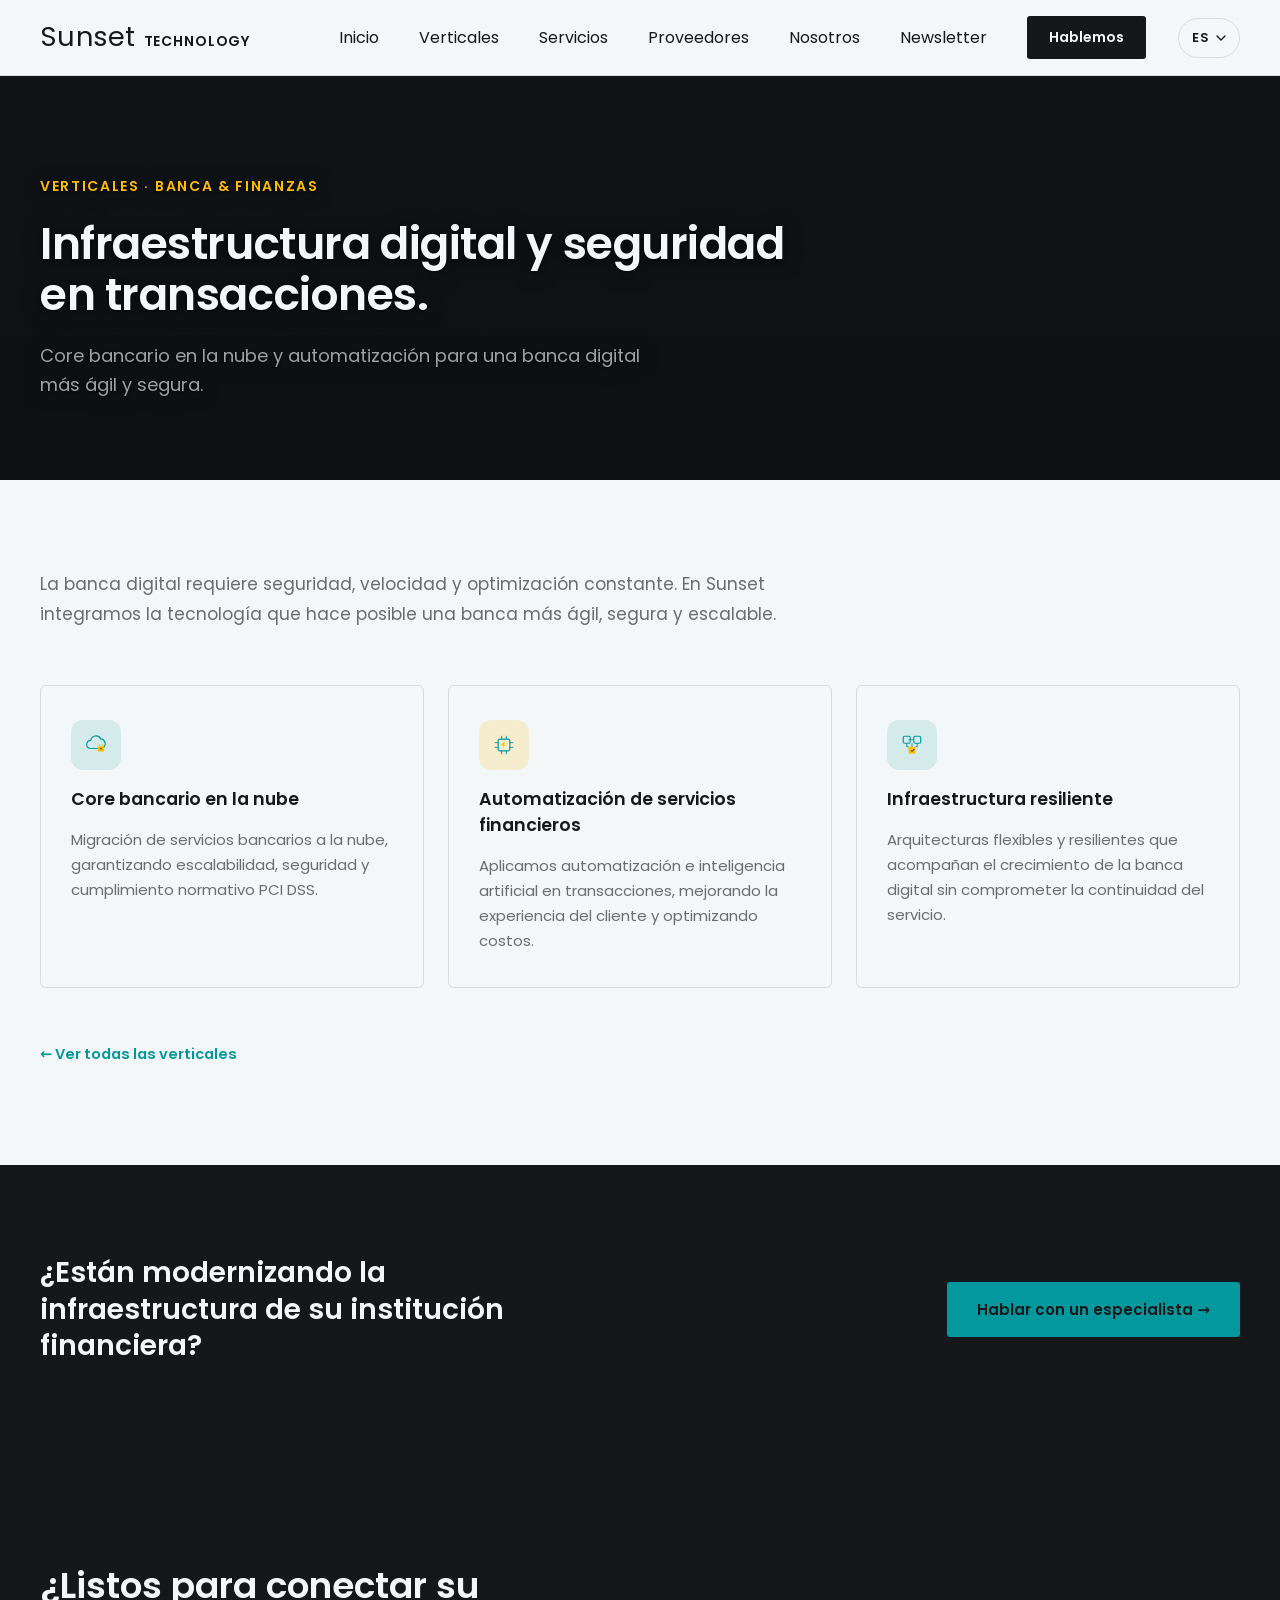
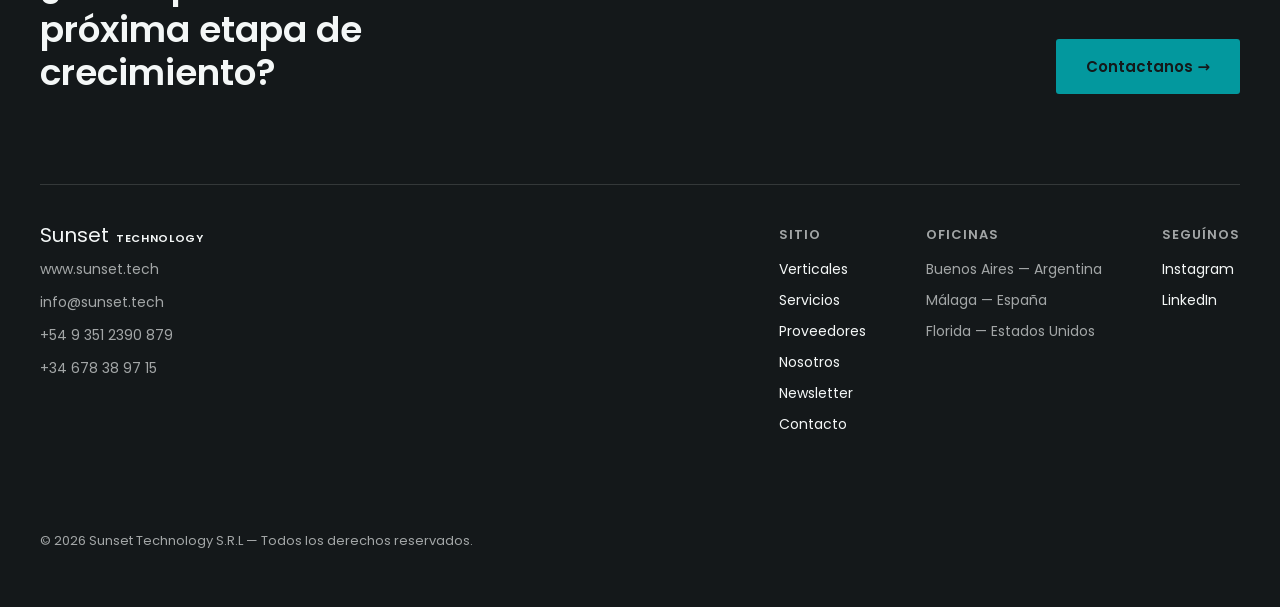
<file: vertical-banca.html>
<!DOCTYPE html>

<html lang="es">
<head>
<meta charset="utf-8"/>
<meta content="width=device-width, initial-scale=1" name="viewport"/>
<title>Infraestructura digital y seguridad en transacciones. — Sunset Technology</title>
<meta content="La banca digital requiere seguridad, velocidad y optimización constante. En Sunset integramos la tecnología que hace posible una banca más ágil, segura y escalable." name="description"/>
<link href="[data-uri]" rel="icon"/>
<link href="https://fonts.googleapis.com" rel="preconnect"/>
<link href="https://fonts.googleapis.com/css2?family=Poppins:wght@400;500;600;700&amp;display=swap" rel="stylesheet"/>
<style>
@font-face{
  font-family:'Blanka';
  font-style:normal;
  font-weight:400;
  font-display:swap;
  src:url('https://fonts.cdnfonts.com/s/18915/Blanka-Regular.woff') format('woff');
}
:root{
  --ink:#14181A;
  --ink-soft:#1D2426;
  --ink-line: rgba(244,247,247,0.14);
  --paper:#F4F7F7;
  --paper-soft:#E7EEEE;
  --paper-line: rgba(20,24,26,0.12);
  --text-on-paper:#14181A;
  --text-muted-on-paper: rgba(20,24,26,0.62);
  --text-on-ink:#F4F7F7;
  --text-muted-on-ink: rgba(244,247,247,0.64);
  --accent:#03989E;
  --accent-2:#FFBC00;
  --accent-2-tint: rgba(255,188,0,0.16);
  --accent-tint: rgba(3,152,158,0.13);
  --font-display: 'Poppins', system-ui, sans-serif;
  --font-body: 'Poppins', system-ui, sans-serif;
  --font-brand: 'Blanka', 'Poppins', sans-serif;
}
*{ box-sizing:border-box; }
body{ margin:0; background:var(--paper); font-family:var(--font-body); color:var(--text-on-paper); }
h1,h2,h3{ font-family:var(--font-display); }
a{ color:inherit; text-decoration:none; }
img{ display:block; max-width:100%; }
.wrap{ width:100%; display:flex; justify-content:center; }
.container{ width:100%; max-width:1280px; padding:0 40px; box-sizing:border-box; }
.link-u{ position:relative; transition:opacity .15s; }
.link-u:hover{ opacity:0.7; }
.cta{ transition:transform .2s ease, opacity .2s ease; display:inline-block; }
.cta:hover{ opacity:0.9; transform:translateY(-1px); }
.op-name{ display:inline-block; white-space:nowrap; color:var(--text-muted-on-paper); opacity:0.55; filter:grayscale(1); transform:scale(1); transition:opacity .35s ease, color .35s ease, filter .35s ease, transform .35s ease; }
.op-name.active{ color:var(--accent); opacity:1; filter:grayscale(0); transform:scale(1.06); }

.navbar{ border-bottom:1px solid var(--paper-line); background:var(--paper); position:sticky; top:0; z-index:20; }
.nav-links{ display:flex; align-items:center; gap:40px; }
.cta-dark{ font-size:14px; font-weight:600; background:var(--ink); color:var(--paper); padding:11px 22px; border-radius:3px; }
.brand-wordmark{ color:inherit; }

.nav-toggle{ display:none; flex-direction:column; justify-content:center; align-items:center; gap:5px; width:30px; height:30px; background:none; border:none; cursor:pointer; padding:0; flex:0 0 auto; }
.nav-toggle span{ display:block; width:22px; height:2px; background:var(--text-on-paper); border-radius:2px; transition:transform .2s ease, opacity .2s ease; }
.nav-toggle.open span:nth-child(1){ transform:translateY(7px) rotate(45deg); }
.nav-toggle.open span:nth-child(2){ opacity:0; }
.nav-toggle.open span:nth-child(3){ transform:translateY(-7px) rotate(-45deg); }

.nav-mobile-menu{ display:none; flex-direction:column; border-top:1px solid var(--paper-line); background:var(--paper); }
.nav-mobile-menu.open{ display:flex; }
.nav-mobile-menu a{ padding:16px 40px; font-size:15px; border-bottom:1px solid var(--paper-line); color:var(--text-on-paper); }
.nav-mobile-menu a.cta{ margin:16px 40px; padding:13px 22px; text-align:center; border-bottom:none; display:inline-block; color:var(--paper); }

.lang-switch{ position:relative; flex:0 0 auto; }
.lang-switch-btn{ display:flex; align-items:center; gap:7px; font-family:var(--font-body); font-size:13px; font-weight:600; letter-spacing:0.03em; padding:9px 13px; border:1px solid var(--paper-line); border-radius:20px; background:transparent; cursor:pointer; color:var(--text-on-paper); }
.lang-switch-btn:hover{ background:var(--paper-soft); }
.lang-switch-menu{ position:absolute; top:calc(100% + 8px); right:0; background:var(--paper); border:1px solid var(--paper-line); border-radius:8px; box-shadow:0 10px 28px rgba(0,0,0,.14); overflow:hidden; min-width:130px; display:none; z-index:30; }
.lang-switch.open .lang-switch-menu{ display:block; }
.lang-switch-menu button{ display:block; width:100%; text-align:left; padding:10px 16px; font-size:13.5px; font-family:var(--font-body); background:none; border:none; cursor:pointer; color:var(--text-on-paper); }
.lang-switch-menu button:hover{ background:var(--paper-soft); }
.lang-switch-menu button.active{ color:var(--accent); font-weight:600; }

@keyframes fadeInUp{ from{opacity:0; transform:translateY(20px);} to{opacity:1; transform:translateY(0);} }
.hero-in{ opacity:0; animation:fadeInUp .8s cubic-bezier(.2,.7,.3,1) forwards; }

@keyframes pulseDot{ 0%,100%{opacity:.4; transform:scale(1);} 50%{opacity:1; transform:scale(1.25);} }
.pulse{ animation:pulseDot 2.4s ease-in-out infinite; transform-origin:center; }

@keyframes floatSlow{ 0%,100%{ transform:translateY(0); } 50%{ transform:translateY(-10px); } }
.float{ animation:floatSlow 5s ease-in-out infinite; }

@keyframes marquee{ from{ transform:translateX(0); } to{ transform:translateX(-50%); } }
.marquee-track{ display:flex; align-items:center; gap:64px; width:max-content; animation:marquee 26s linear infinite; }
.marquee-track:hover, .logo-track:hover{ animation-play-state:paused; }

@keyframes marqueeLogos{ from{ transform:translateX(0); } to{ transform:translateX(-50%); } }
.logo-track{ display:flex; align-items:center; gap:28px; width:max-content; animation:marqueeLogos 34s linear infinite; }
.logo-tile{ background:var(--paper); border:1px solid var(--paper-line); border-radius:8px; height:84px; width:168px; display:flex; align-items:center; justify-content:center; padding:16px 22px; flex:0 0 auto; }
.logo-tile img{ max-width:100%; max-height:100%; object-fit:contain; filter:grayscale(1) opacity(0.65); transition:filter .25s ease; }
.logo-tile:hover img{ filter:grayscale(0) opacity(1); }

@keyframes flowDash{ to{ stroke-dashoffset:-48; } }
.flow-line{ stroke-dasharray:5 11; animation:flowDash 1.6s linear infinite; }
.solid-line{ stroke-linecap:round; }

@keyframes drawLine{ to{ stroke-dashoffset:0; } }
.draw-line{ stroke-linecap:round; stroke-dasharray:100; stroke-dashoffset:100; animation:drawLine 1.3s cubic-bezier(.3,.7,.4,1) forwards; }

@keyframes driftBg{ 0%,100%{ transform:translate(0,0); } 50%{ transform:translate(-18px,10px); } }
.bg-drift{ animation:driftBg 9s ease-in-out infinite; }

@keyframes globeZoom{ 0%,100%{ transform:scale(1); } 50%{ transform:scale(1.09); } }
.globe-zoom{ animation:globeZoom 22s ease-in-out infinite; }

.seq-group{ opacity:0; transition:opacity 1.1s ease; }
.reveal.is-visible .seq-group.seq-1{ opacity:1; transition-delay:.3s; }
.reveal.is-visible .seq-group.seq-2{ opacity:1; transition-delay:2.3s; }
.reveal.is-visible .seq-group.seq-3{ opacity:1; transition-delay:4.3s; }

.reveal{ opacity:0; transform:translateY(26px); transition:opacity .7s ease, transform .7s ease; }
.reveal.is-visible{ opacity:1; transform:translateY(0); }

.card{ transition:transform .25s ease, box-shadow .25s ease, border-color .25s ease; }
.card:hover{ transform:translateY(-6px); box-shadow:0 16px 32px rgba(18,24,31,0.10); border-color:rgba(18,24,31,0.26); }

.kw-cloud{ container-type:inline-size; }
.kw-word{ position:absolute; transform:translate(-50%,-50%) rotate(var(--r,0deg)); transform-origin:center; font-family:var(--font-display); white-space:nowrap; line-height:1; cursor:default; transition:transform .25s ease, opacity .25s ease; }
.kw-word:hover{ transform:translate(-50%,-50%) rotate(var(--r,0deg)) scale(1.12); opacity:.82; }

.rol-card{ cursor:pointer; }
.rol-card-toggle{ display:inline-flex; align-items:center; gap:7px; font-size:13px; font-weight:600; color:var(--accent); }
.rol-card-toggle svg{ flex:0 0 auto; }

.rol-modal-overlay{ position:fixed; inset:0; background:rgba(10,14,15,0.72); backdrop-filter:blur(2px); -webkit-backdrop-filter:blur(2px); display:flex; align-items:center; justify-content:center; padding:24px; z-index:100; opacity:0; visibility:hidden; transition:opacity .25s ease, visibility 0s linear .25s; }
.rol-modal-overlay.open{ opacity:1; visibility:visible; transition:opacity .25s ease; }
.rol-modal{ background:var(--ink-soft); border:1px solid var(--ink-line); border-radius:10px; max-width:520px; width:100%; max-height:80vh; overflow-y:auto; padding:42px 38px; position:relative; transform:translateY(14px) scale(.98); transition:transform .3s ease; }
.rol-modal-overlay.open .rol-modal{ transform:translateY(0) scale(1); }
.rol-modal-close{ position:absolute; top:16px; right:16px; width:32px; height:32px; border-radius:50%; border:1px solid var(--ink-line); background:transparent; color:var(--text-on-ink); display:flex; align-items:center; justify-content:center; cursor:pointer; transition:background .2s ease; padding:0; }
.rol-modal-close:hover{ background:rgba(244,247,247,0.08); }
.rol-modal-title{ font-family:var(--font-display); font-weight:600; font-size:22px; color:var(--text-on-ink); margin-bottom:16px; padding-right:30px; }
.rol-modal-body{ font-size:15.5px; line-height:1.7; color:var(--text-muted-on-ink); margin:0; }

.icon-badge{ transition:transform .25s ease; }
.card:hover .icon-badge{ transform:scale(1.08); }

.logo-mark{ height:26px; width:auto; display:block; }
.logo-mark.on-dark{ filter:invert(1) brightness(1.5); }

.grid-3{ display:grid; grid-template-columns:repeat(3, minmax(0,1fr)); gap:24px; }
.grid-2{ display:grid; grid-template-columns:repeat(2, minmax(0,1fr)); gap:1px; background:var(--paper-line); border:1px solid var(--paper-line); }
.grid-3-flush{ display:grid; grid-template-columns:repeat(3, minmax(0,1fr)); gap:1px; background:var(--ink-line); border:1px solid var(--ink-line); }

@media (max-width: 860px){
  .nav-links{ display:none !important; }
  .nav-toggle{ display:flex; }
  .grid-3, .grid-3-flush{ grid-template-columns:1fr !important; }
  .grid-2{ grid-template-columns:1fr !important; }
  h1{ font-size:36px !important; }
  .hero-illustration{ display:none; }
  .quienes-somos-flex{ flex-direction:column !important; }
}

</style>
</head>
<body>
<div class="navbar">
<div class="wrap">
<div class="container" style="padding-top:16px; padding-bottom:16px; display:flex; align-items:center; justify-content:space-between; gap:24px;">
<a class="brand-wordmark" href="index.html" style="display:flex; align-items:baseline; gap:8px;">
<span style="font-family:var(--font-brand); font-size:27px; line-height:1; letter-spacing:0.01em; color:var(--text-on-paper);">Sunset</span>
<span style="font-family:var(--font-display); font-weight:600; font-size:14px; letter-spacing:0.06em; text-transform:uppercase; color:var(--text-on-paper);">Technology</span>
</a>
<div style="display:flex; align-items:center; gap:32px;">
<nav class="nav-links">
<a class="link-u" href="index.html"><span data-i18n="t1">Inicio</span></a>
<a class="link-u" href="verticales.html"><span data-i18n="t2">Verticales</span></a>
<a class="link-u" href="servicios.html"><span data-i18n="t3">Servicios</span></a>
<a class="link-u" href="proveedores.html"><span data-i18n="t4">Proveedores</span></a>
<a class="link-u" href="nosotros.html"><span data-i18n="t5">Nosotros</span></a>
<a class="link-u" href="newsletter.html"><span data-i18n="t6">Newsletter</span></a>
<a class="cta cta-dark" href="contacto.html"><span data-i18n="t7">Hablemos</span></a>
</nav>
<div class="lang-switch">
<button aria-expanded="false" aria-haspopup="true" class="lang-switch-btn" type="button">
<span class="lang-switch-current"><span data-i18n="t8">ES</span></span>
<svg fill="none" height="6" viewbox="0 0 10 6" width="10"><path d="M1 1l4 4 4-4" stroke="currentColor" stroke-linecap="round" stroke-linejoin="round" stroke-width="1.4"></path></svg>
</button>
<div class="lang-switch-menu">
<button data-lang="es" type="button"><span data-i18n="t9">Español</span></button>
<button data-lang="en" type="button"><span data-i18n="t10">English</span></button>
<button data-lang="it" type="button"><span data-i18n="t11">Italiano</span></button>
</div>
</div>
<button aria-controls="nav-mobile-menu" aria-expanded="false" aria-label="Abrir menú" class="nav-toggle" id="nav-toggle" type="button">
<span></span><span></span><span></span>
</button>
</div>
</div>
</div>
<nav class="nav-mobile-menu" id="nav-mobile-menu">
<a href="index.html"><span data-i18n="t12">Inicio</span></a>
<a href="verticales.html"><span data-i18n="t13">Verticales</span></a>
<a href="servicios.html"><span data-i18n="t14">Servicios</span></a>
<a href="proveedores.html"><span data-i18n="t15">Proveedores</span></a>
<a href="nosotros.html"><span data-i18n="t16">Nosotros</span></a>
<a href="newsletter.html"><span data-i18n="t17">Newsletter</span></a>
<a class="cta cta-dark" href="contacto.html"><span data-i18n="t18">Hablemos</span></a>
</nav>
</div>
<div class="wrap" style="background:var(--ink); background-image:linear-gradient(180deg, rgba(8,12,13,.42), rgba(8,12,13,.62)), url('https://images.unsplash.com/photo-1758913864864-7cc0d494a944?q=80&amp;w=1600&amp;auto=format&amp;fit=crop'); background-size:cover; background-position:center; color:var(--text-on-ink); position:relative; overflow:hidden;">
<div class="container" style="padding-top:100px; padding-bottom:80px; display:flex; flex-direction:column; gap:22px; position:relative; z-index:1;">
<div class="hero-in" style="font-size:14px; font-weight:600; letter-spacing:0.12em; text-transform:uppercase; color:var(--accent-2);text-shadow:0 2px 18px rgba(0,0,0,.55), 0 1px 3px rgba(0,0,0,.7);"><span data-i18n="t19">Verticales · Banca &amp; Finanzas</span></div>
<h1 class="hero-in" style="animation-delay:.1s; margin:0; font-family:var(--font-display); font-weight:600; font-size:44px; line-height:1.15; letter-spacing:-0.01em; max-width:760px;text-shadow:0 2px 18px rgba(0,0,0,.55), 0 1px 3px rgba(0,0,0,.7);"><span data-i18n="t20">Infraestructura digital y seguridad en transacciones.</span></h1>
<div class="hero-in" style="animation-delay:.2s;"><p style="margin:0; font-size:18px; line-height:1.6; color:var(--text-muted-on-ink); max-width:640px;text-shadow:0 2px 18px rgba(0,0,0,.55), 0 1px 3px rgba(0,0,0,.7);"><span data-i18n="t21">Core bancario en la nube y automatización para una banca digital más ágil y segura.</span></p></div>
</div>
</div>
<div class="wrap" style="background:var(--paper);">
<div class="container" style="padding-top:90px; padding-bottom:100px; display:flex; flex-direction:column; gap:56px;">
<p class="reveal" style="margin:0; font-size:17px; line-height:1.75; color:var(--text-muted-on-paper); max-width:760px;"><span data-i18n="t22">La banca digital requiere seguridad, velocidad y optimización constante. En Sunset integramos la tecnología que hace posible una banca más ágil, segura y escalable.</span></p>
<div class="grid-3">
<div class="reveal card" style="border:1px solid var(--paper-line); border-radius:6px; padding:34px 30px; display:flex; flex-direction:column; gap:16px; background:var(--paper);">
<div class="icon-badge" style="width:50px; height:50px; border-radius:12px; background:var(--accent-tint); display:flex; align-items:center; justify-content:center;"><svg fill="none" height="28" viewbox="0 0 48 48" width="28">
<path d="M14 30a7 7 0 0 1 1-13.9A9 9 0 0 1 32 13.5 8 8 0 0 1 31 30H14z" fill="none" stroke="var(--accent)" stroke-linejoin="round" stroke-width="2"></path>
<rect fill="var(--accent-2)" height="9" rx="2" width="11" x="27" y="26"></rect>
<path d="M30 26v-3M35 26v-3" stroke="var(--accent-2)" stroke-linecap="round" stroke-width="1.6"></path>
<circle cx="32.5" cy="30.5" fill="var(--ink)" r="1.4"></circle>
</svg></div>
<div style="font-weight:600; font-size:17.5px;"><span data-i18n="t23">Core bancario en la nube</span></div>
<p style="margin:0; font-size:15px; line-height:1.65; color:var(--text-muted-on-paper);"><span data-i18n="t24">Migración de servicios bancarios a la nube, garantizando escalabilidad, seguridad y cumplimiento normativo PCI DSS.</span></p>
</div>
<div class="reveal card" style="border:1px solid var(--paper-line); border-radius:6px; padding:34px 30px; display:flex; flex-direction:column; gap:16px; background:var(--paper); transition-delay:0.05s;">
<div class="icon-badge" style="width:50px; height:50px; border-radius:12px; background:var(--accent-2-tint); display:flex; align-items:center; justify-content:center;"><svg fill="none" height="28" viewbox="0 0 48 48" width="28">
<rect fill="none" height="20" rx="3" stroke="var(--accent)" stroke-width="2" width="20" x="14" y="14"></rect>
<path d="M20 14v-5M28 14v-5M20 39v-5M28 39v-5M14 20H9M14 28H9M39 20h-5M39 28h-5" stroke="var(--accent)" stroke-linecap="round" stroke-width="1.6"></path>
<path d="M22 20l-3.2 4.6H23L21 29l6-5.4h-3.6L26 20z" fill="var(--accent-2)"></path>
</svg></div>
<div style="font-weight:600; font-size:17.5px;"><span data-i18n="t25">Automatización de servicios financieros</span></div>
<p style="margin:0; font-size:15px; line-height:1.65; color:var(--text-muted-on-paper);"><span data-i18n="t26">Aplicamos automatización e inteligencia artificial en transacciones, mejorando la experiencia del cliente y optimizando costos.</span></p>
</div>
<div class="reveal card" style="border:1px solid var(--paper-line); border-radius:6px; padding:34px 30px; display:flex; flex-direction:column; gap:16px; background:var(--paper); transition-delay:0.1s;">
<div class="icon-badge" style="width:50px; height:50px; border-radius:12px; background:var(--accent-tint); display:flex; align-items:center; justify-content:center;"><svg fill="none" height="28" viewbox="0 0 48 48" width="28">
<rect fill="none" height="12" rx="2.5" stroke="var(--accent)" stroke-width="2" width="12" x="9" y="9"></rect>
<rect fill="none" height="12" rx="2.5" stroke="var(--accent)" stroke-width="2" width="12" x="27" y="9"></rect>
<rect fill="var(--accent-2)" height="12" rx="2.5" width="12" x="18" y="27"></rect>
<path d="M18 15h9M24 21v6M15 21v6h3M33 21v6h-3" fill="none" stroke="var(--accent)" stroke-width="1.6"></path>
<path d="M22.5 33.5l1.6 1.8 3.4-4" fill="none" stroke="var(--ink)" stroke-linecap="round" stroke-linejoin="round" stroke-width="1.6"></path>
</svg></div>
<div style="font-weight:600; font-size:17.5px;"><span data-i18n="t27">Infraestructura resiliente</span></div>
<p style="margin:0; font-size:15px; line-height:1.65; color:var(--text-muted-on-paper);"><span data-i18n="t28">Arquitecturas flexibles y resilientes que acompañan el crecimiento de la banca digital sin comprometer la continuidad del servicio.</span></p>
</div>
</div>
<a class="reveal link-u" href="verticales.html" style="font-size:14.5px; font-weight:600; color:var(--accent);"><span data-i18n="t29">← Ver todas las verticales</span></a>
</div>
</div>
<div class="wrap" style="background:var(--ink); color:var(--text-on-ink);">
<div class="container" style="padding-top:90px; padding-bottom:90px; display:flex; align-items:center; justify-content:space-between; gap:30px; flex-wrap:wrap;">
<h2 class="reveal" style="margin:0; font-weight:600; font-size:28px; line-height:1.3; max-width:560px;"><span data-i18n="t30">¿Están modernizando la infraestructura de su institución financiera?</span></h2>
<a class="reveal cta" href="contacto.html" style="background:var(--accent); color:var(--ink); font-weight:600; font-size:15px; padding:16px 30px; border-radius:3px;"><span data-i18n="t31">Hablar con un especialista →</span></a>
</div>
</div>
<div class="wrap" style="background:var(--ink); color:var(--text-on-ink);">
<div class="container" style="padding-top:110px; padding-bottom:56px; display:flex; flex-direction:column; gap:90px;">
<div class="reveal" style="display:flex; align-items:flex-end; justify-content:space-between; flex-wrap:wrap; gap:30px;">
<h2 style="margin:0; font-family:var(--font-display); font-weight:600; font-size:36px; line-height:1.2; max-width:560px;"><span data-i18n="t32">¿Listos para conectar su próxima etapa de crecimiento?</span></h2>
<a class="cta" href="contacto.html" style="background:var(--accent); color:var(--ink); font-weight:600; font-size:15px; padding:16px 30px; border-radius:3px; white-space:nowrap;"><span data-i18n="t33">Contactanos →</span></a>
</div>
<div style="display:flex; justify-content:space-between; gap:40px; flex-wrap:wrap; padding-top:40px; border-top:1px solid var(--ink-line);">
<div style="display:flex; flex-direction:column; gap:12px;">
<div class="brand-wordmark" style="display:flex; align-items:baseline; gap:7px;">
<span style="font-family:var(--font-brand); font-size:20px; line-height:1;">Sunset</span>
<span style="font-family:var(--font-display); font-weight:600; font-size:11px; letter-spacing:0.06em; text-transform:uppercase;">Technology</span>
</div>
<a class="link-u" href="https://www.sunset.tech" style="font-size:14px; color:var(--text-muted-on-ink);"><span data-i18n="t34">www.sunset.tech</span></a>
<a class="link-u" href="mailto:info@sunset.tech" style="font-size:14px; color:var(--text-muted-on-ink);"><span data-i18n="t35">info@sunset.tech</span></a>
<a class="link-u" href="https://wa.me/5493512390879" style="font-size:14px; color:var(--text-muted-on-ink); font-variant-numeric:tabular-nums;"><span data-i18n="t36">+54 9 351 2390 879</span></a>
<a class="link-u" href="https://wa.me/34678389715" style="font-size:14px; color:var(--text-muted-on-ink); font-variant-numeric:tabular-nums;"><span data-i18n="t37">+34 678 38 97 15</span></a>
</div>
<div style="display:flex; gap:60px; flex-wrap:wrap;">
<div style="display:flex; flex-direction:column; gap:10px;">
<div style="font-size:13px; font-weight:600; letter-spacing:0.08em; text-transform:uppercase; color:var(--text-muted-on-ink); margin-bottom:4px;"><span data-i18n="t38">Sitio</span></div>
<a class="link-u" href="verticales.html" style="font-size:14px;"><span data-i18n="t39">Verticales</span></a>
<a class="link-u" href="servicios.html" style="font-size:14px;"><span data-i18n="t40">Servicios</span></a>
<a class="link-u" href="proveedores.html" style="font-size:14px;"><span data-i18n="t41">Proveedores</span></a>
<a class="link-u" href="nosotros.html" style="font-size:14px;"><span data-i18n="t42">Nosotros</span></a>
<a class="link-u" href="newsletter.html" style="font-size:14px;"><span data-i18n="t43">Newsletter</span></a>
<a class="link-u" href="contacto.html" style="font-size:14px;"><span data-i18n="t44">Contacto</span></a>
</div>
<div style="display:flex; flex-direction:column; gap:10px;">
<div style="font-size:13px; font-weight:600; letter-spacing:0.08em; text-transform:uppercase; color:var(--text-muted-on-ink); margin-bottom:4px;"><span data-i18n="t45">Oficinas</span></div>
<div style="font-size:14px; color:var(--text-muted-on-ink);"><span data-i18n="t46">Buenos Aires — Argentina</span></div>
<div style="font-size:14px; color:var(--text-muted-on-ink);"><span data-i18n="t47">Málaga — España</span></div>
<div style="font-size:14px; color:var(--text-muted-on-ink);"><span data-i18n="t48">Florida — Estados Unidos</span></div>
</div>
<div style="display:flex; flex-direction:column; gap:10px;">
<div style="font-size:13px; font-weight:600; letter-spacing:0.08em; text-transform:uppercase; color:var(--text-muted-on-ink); margin-bottom:4px;"><span data-i18n="t49">Seguínos</span></div>
<a class="link-u" href="https://www.instagram.com/sunset.technology" style="font-size:14px;"><span data-i18n="t50">Instagram</span></a>
<a class="link-u" href="https://www.linkedin.com/company/sunset-technology" style="font-size:14px;"><span data-i18n="t51">LinkedIn</span></a>
</div>
</div>
</div>
<div style="font-size:13px; color:var(--text-muted-on-ink); padding-top:6px;"><span data-i18n="t52">© 2026 Sunset Technology S.R.L — Todos los derechos reservados.</span></div>
</div>
</div>
<script>window.__I18N__ = {"__title__": {"es": "Infraestructura digital y seguridad en transacciones. — Sunset Technology", "en": "Digital infrastructure and transaction security. — Sunset Technology", "it": "Infrastruttura digitale e sicurezza delle transazioni. — Sunset Technology"}, "__meta_desc__": {"es": "La banca digital requiere seguridad, velocidad y optimización constante. En Sunset integramos la tecnología que hace posible una banca más ágil, segura y escalable.", "en": "Digital banking requires security, speed and constant optimization. At Sunset we integrate the technology that makes banking more agile, secure and scalable possible.", "it": "Il banking digitale richiede sicurezza, velocità e ottimizzazione costante. In Sunset integriamo la tecnologia che rende possibile un banking più agile, sicuro e scalabile."}, "t1": {"es": "Inicio", "en": "Home", "it": "Home"}, "t2": {"es": "Verticales", "en": "Verticals", "it": "Verticali"}, "t3": {"es": "Servicios", "en": "Services", "it": "Servizi"}, "t4": {"es": "Proveedores", "en": "Partners", "it": "Fornitori"}, "t5": {"es": "Nosotros", "en": "About us", "it": "Chi siamo"}, "t6": {"es": "Newsletter", "en": "Newsletter", "it": "Newsletter"}, "t7": {"es": "Hablemos", "en": "Let's talk", "it": "Parliamone"}, "t8": {"es": "ES", "en": "ES", "it": "ES"}, "t9": {"es": "Español", "en": "Español", "it": "Español"}, "t10": {"es": "English", "en": "English", "it": "English"}, "t11": {"es": "Italiano", "en": "Italiano", "it": "Italiano"}, "t12": {"es": "Inicio", "en": "Home", "it": "Home"}, "t13": {"es": "Verticales", "en": "Verticals", "it": "Verticali"}, "t14": {"es": "Servicios", "en": "Services", "it": "Servizi"}, "t15": {"es": "Proveedores", "en": "Partners", "it": "Fornitori"}, "t16": {"es": "Nosotros", "en": "About us", "it": "Chi siamo"}, "t17": {"es": "Newsletter", "en": "Newsletter", "it": "Newsletter"}, "t18": {"es": "Hablemos", "en": "Let's talk", "it": "Parliamone"}, "t19": {"es": "Verticales · Banca & Finanzas", "en": "Verticals · Banking & Finance", "it": "Verticali · Banche & Finanza"}, "t20": {"es": "Infraestructura digital y seguridad en transacciones.", "en": "Digital infrastructure and transaction security.", "it": "Infrastruttura digitale e sicurezza delle transazioni."}, "t21": {"es": "Core bancario en la nube y automatización para una banca digital más ágil y segura.", "en": "Cloud banking core and automation for a more agile and secure digital bank.", "it": "Core bancario nel cloud e automazione per un banking digitale più agile e sicuro."}, "t22": {"es": "La banca digital requiere seguridad, velocidad y optimización constante. En Sunset integramos la tecnología que hace posible una banca más ágil, segura y escalable.", "en": "Digital banking requires security, speed and constant optimization. At Sunset we integrate the technology that makes banking more agile, secure and scalable possible.", "it": "Il banking digitale richiede sicurezza, velocità e ottimizzazione costante. In Sunset integriamo la tecnologia che rende possibile un banking più agile, sicuro e scalabile."}, "t23": {"es": "Core bancario en la nube", "en": "Cloud banking core", "it": "Core bancario nel cloud"}, "t24": {"es": "Migración de servicios bancarios a la nube, garantizando escalabilidad, seguridad y cumplimiento normativo PCI DSS.", "en": "Migration of banking services to the cloud, ensuring scalability, security and PCI DSS regulatory compliance.", "it": "Migrazione dei servizi bancari nel cloud, garantendo scalabilità, sicurezza e conformità normativa PCI DSS."}, "t25": {"es": "Automatización de servicios financieros", "en": "Financial services automation", "it": "Automazione dei servizi finanziari"}, "t26": {"es": "Aplicamos automatización e inteligencia artificial en transacciones, mejorando la experiencia del cliente y optimizando costos.", "en": "We apply automation and artificial intelligence to transactions, improving the customer experience and optimizing costs.", "it": "Applichiamo automazione e intelligenza artificiale alle transazioni, migliorando l'esperienza del cliente e ottimizzando i costi."}, "t27": {"es": "Infraestructura resiliente", "en": "Resilient infrastructure", "it": "Infrastruttura resiliente"}, "t28": {"es": "Arquitecturas flexibles y resilientes que acompañan el crecimiento de la banca digital sin comprometer la continuidad del servicio.", "en": "Flexible, resilient architectures that support the growth of digital banking without compromising service continuity.", "it": "Architetture flessibili e resilienti che accompagnano la crescita del banking digitale senza compromettere la continuità del servizio."}, "t29": {"es": "← Ver todas las verticales", "en": "← View all verticals", "it": "← Vedi tutte le verticali"}, "t30": {"es": "¿Están modernizando la infraestructura de su institución financiera?", "en": "Modernizing your financial institution's infrastructure?", "it": "State modernizzando l'infrastruttura della vostra istituzione finanziaria?"}, "t31": {"es": "Hablar con un especialista →", "en": "Talk to a specialist →", "it": "Parla con uno specialista →"}, "t32": {"es": "¿Listos para conectar su próxima etapa de crecimiento?", "en": "Ready to connect your next stage of growth?", "it": "Pronti a collegare la vostra prossima fase di crescita?"}, "t33": {"es": "Contactanos →", "en": "Contact us →", "it": "Contattaci →"}, "t34": {"es": "www.sunset.tech", "en": "www.sunset.tech", "it": "www.sunset.tech"}, "t35": {"es": "info@sunset.tech", "en": "info@sunset.tech", "it": "info@sunset.tech"}, "t36": {"es": "+54 9 351 2390 879", "en": "+54 9 351 2390 879", "it": "+54 9 351 2390 879"}, "t37": {"es": "+34 678 38 97 15", "en": "+34 678 38 97 15", "it": "+34 678 38 97 15"}, "t38": {"es": "Sitio", "en": "Site", "it": "Sito"}, "t39": {"es": "Verticales", "en": "Verticals", "it": "Verticali"}, "t40": {"es": "Servicios", "en": "Services", "it": "Servizi"}, "t41": {"es": "Proveedores", "en": "Partners", "it": "Fornitori"}, "t42": {"es": "Nosotros", "en": "About us", "it": "Chi siamo"}, "t43": {"es": "Newsletter", "en": "Newsletter", "it": "Newsletter"}, "t44": {"es": "Contacto", "en": "Contact", "it": "Contatti"}, "t45": {"es": "Oficinas", "en": "Offices", "it": "Uffici"}, "t46": {"es": "Buenos Aires — Argentina", "en": "Buenos Aires — Argentina", "it": "Buenos Aires — Argentina"}, "t47": {"es": "Málaga — España", "en": "Málaga — Spain", "it": "Málaga — Spagna"}, "t48": {"es": "Florida — Estados Unidos", "en": "Florida — United States", "it": "Florida — Stati Uniti"}, "t49": {"es": "Seguínos", "en": "Follow us", "it": "Seguici"}, "t50": {"es": "Instagram", "en": "Instagram", "it": "Instagram"}, "t51": {"es": "LinkedIn", "en": "LinkedIn", "it": "LinkedIn"}, "t52": {"es": "© 2026 Sunset Technology S.R.L — Todos los derechos reservados.", "en": "© 2026 Sunset Technology S.R.L — All rights reserved.", "it": "© 2026 Sunset Technology S.R.L — Tutti i diritti riservati."}};</script>
<script>
(function () {
  try {
    var els = document.querySelectorAll('.reveal');
    var io = new IntersectionObserver(function (entries) {
      entries.forEach(function (entry) {
        if (entry.isIntersecting) {
          entry.target.classList.add('is-visible');
          io.unobserve(entry.target);
        }
      });
    }, { threshold: 0.12 });
    els.forEach(function (el) { io.observe(el); });
  } catch (e) {}
})();

// ---------------------------------------------------------------------------
// Mobile navigation: hamburger toggle opens/closes the collapsible menu with
// the page links (hidden on desktop, where the inline nav-links are shown
// instead). Closes automatically after tapping any link in it.
// ---------------------------------------------------------------------------
(function () {
  try {
    var toggle = document.getElementById('nav-toggle');
    var menu = document.getElementById('nav-mobile-menu');
    if (!toggle || !menu) { return; }
    function setOpen(open) {
      menu.classList.toggle('open', open);
      toggle.classList.toggle('open', open);
      toggle.setAttribute('aria-expanded', open ? 'true' : 'false');
    }
    toggle.addEventListener('click', function () {
      setOpen(!menu.classList.contains('open'));
    });
    menu.querySelectorAll('a').forEach(function (a) {
      a.addEventListener('click', function () { setOpen(false); });
    });
  } catch (e) {}
})();

// ---------------------------------------------------------------------------
// Language switcher (ES / EN / IT). Translations for the current page are
// embedded per-page as window.__I18N__ = { "<id>": {es,en,it}, ... }.
// ---------------------------------------------------------------------------
(function () {
  try {
    var LANGS = ['es', 'en', 'it'];
    var stored = null;
    try { stored = localStorage.getItem('sunset_lang'); } catch (e) {}
    var lang = (stored && LANGS.indexOf(stored) !== -1) ? stored : 'es';

    function applyLang(l) {
      lang = l;
      try { localStorage.setItem('sunset_lang', l); } catch (e) {}
      document.documentElement.lang = l;
      var data = window.__I18N__ || {};

      var titleEntry = data.__title__;
      if (titleEntry && titleEntry[l] != null) { document.title = titleEntry[l]; }
      var descEntry = data.__meta_desc__;
      if (descEntry && descEntry[l] != null) {
        var metaDesc = document.querySelector('meta[name="description"]');
        if (metaDesc) { metaDesc.setAttribute('content', descEntry[l]); }
      }

      var nodes = document.querySelectorAll('[data-i18n]');
      for (var i = 0; i < nodes.length; i++) {
        var el = nodes[i];
        var key = el.getAttribute('data-i18n');
        var entry = data[key];
        if (entry && entry[l] != null) { el.innerHTML = entry[l]; }
      }

      var attrNodes = document.querySelectorAll('[data-i18n-attr]');
      for (var j = 0; j < attrNodes.length; j++) {
        var an = attrNodes[j];
        var specs = an.getAttribute('data-i18n-attr').split(',');
        for (var s = 0; s < specs.length; s++) {
          var spec = specs[s].split(':');
          var attrEntry = data[spec[1]];
          if (attrEntry && attrEntry[l] != null) { an.setAttribute(spec[0], attrEntry[l]); }
        }
      }

      var btns = document.querySelectorAll('.lang-switch-menu button');
      for (var k = 0; k < btns.length; k++) {
        btns[k].classList.toggle('active', btns[k].getAttribute('data-lang') === l);
      }
      var label = document.querySelector('.lang-switch-current');
      if (label) { label.textContent = l.toUpperCase(); }
    }

    document.addEventListener('DOMContentLoaded', function () {
      applyLang(lang);
      var sw = document.querySelector('.lang-switch');
      if (!sw) { return; }
      var btn = sw.querySelector('.lang-switch-btn');
      btn.addEventListener('click', function (e) {
        e.stopPropagation();
        sw.classList.toggle('open');
      });
      var menuBtns = sw.querySelectorAll('.lang-switch-menu button');
      for (var i = 0; i < menuBtns.length; i++) {
        menuBtns[i].addEventListener('click', function (ev) {
          applyLang(ev.currentTarget.getAttribute('data-lang'));
          sw.classList.remove('open');
        });
      }
      document.addEventListener('click', function () { sw.classList.remove('open'); });
    });
  } catch (e) {}
})();

// ---------------------------------------------------------------------------
// "Presencia" map video: starts playing (from the beginning, so the visitor
// sees the full rotate-in + sequential Florida/Buenos Aires/Malaga reveal)
// only once it actually scrolls into view, instead of autoplaying while
// off-screen and looping past the interesting part before anyone sees it.
// ---------------------------------------------------------------------------
(function () {
  try {
    var vid = document.getElementById('presencia-video');
    if (!vid) { return; }
    var started = false;
    var io = new IntersectionObserver(function (entries) {
      entries.forEach(function (entry) {
        if (entry.isIntersecting && !started) {
          started = true;
          try { vid.currentTime = 0; } catch (e) {}
          var p = vid.play();
          if (p && p.catch) { p.catch(function () {}); }
          io.unobserve(entry.target);
        }
      });
    }, { threshold: 0.3 });
    io.observe(vid);
  } catch (e) {}
})();

// ---------------------------------------------------------------------------
// "Nuestro rol como integrador de sistemas" cards: clicking one opens a
// popup modal with the card's full explanatory text, in addition to the
// existing hover lift.
// ---------------------------------------------------------------------------
(function () {
  try {
    var overlay = document.getElementById('rol-modal-overlay');
    if (!overlay) { return; }
    var titleEl = document.getElementById('rol-modal-title');
    var bodyEl = document.getElementById('rol-modal-body');
    var closeBtn = document.getElementById('rol-modal-close');

    function openModal(title, detail) {
      titleEl.textContent = title || '';
      bodyEl.textContent = detail || '';
      overlay.classList.add('open');
    }
    function closeModal() {
      overlay.classList.remove('open');
    }

    document.querySelectorAll('.rol-card').forEach(function (card) {
      card.addEventListener('click', function () {
        openModal(card.getAttribute('data-title'), card.getAttribute('data-detail'));
      });
    });
    if (closeBtn) { closeBtn.addEventListener('click', closeModal); }
    overlay.addEventListener('click', function (e) {
      if (e.target === overlay) { closeModal(); }
    });
    document.addEventListener('keydown', function (e) {
      if (e.key === 'Escape') { closeModal(); }
    });
  } catch (e) {}
})();

// ---------------------------------------------------------------------------
// "Con la confianza de" marquee: each operator name is dim/disabled by
// default and lights up (brand color, full opacity) for roughly a second
// as it passes through the horizontal center of the track.
// ---------------------------------------------------------------------------
(function () {
  try {
    var wrap = document.querySelector('.trust-track-wrap');
    if (!wrap) { return; }
    var names = wrap.querySelectorAll('.op-name');
    if (!names.length) { return; }
    function tick() {
      var wrapRect = wrap.getBoundingClientRect();
      var centerX = wrapRect.left + wrapRect.width / 2;
      for (var i = 0; i < names.length; i++) {
        var r = names[i].getBoundingClientRect();
        var dist = Math.abs((r.left + r.width / 2) - centerX);
        var threshold = Math.max(30, r.width / 2.2);
        names[i].classList.toggle('active', dist < threshold);
      }
      requestAnimationFrame(tick);
    }
    requestAnimationFrame(tick);
  } catch (e) {}
})();

</script>
</body>
</html>
</file>
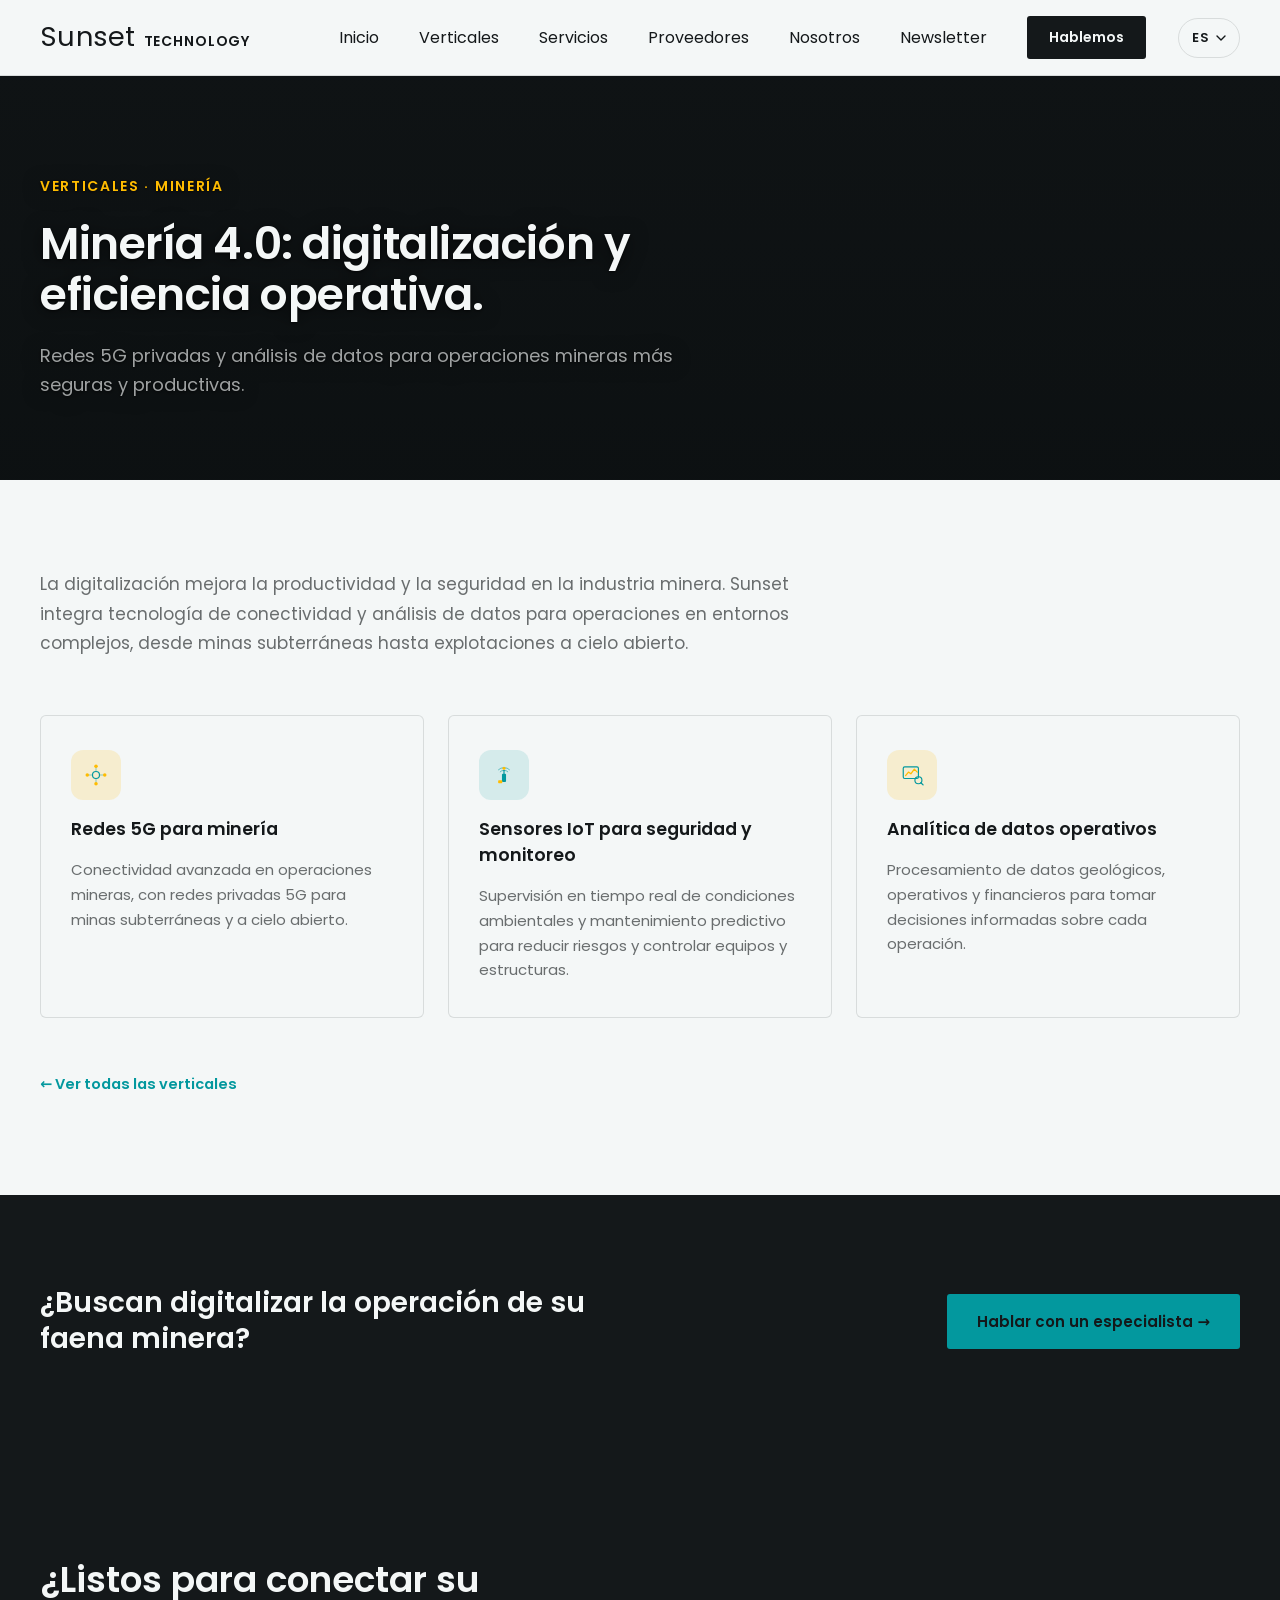
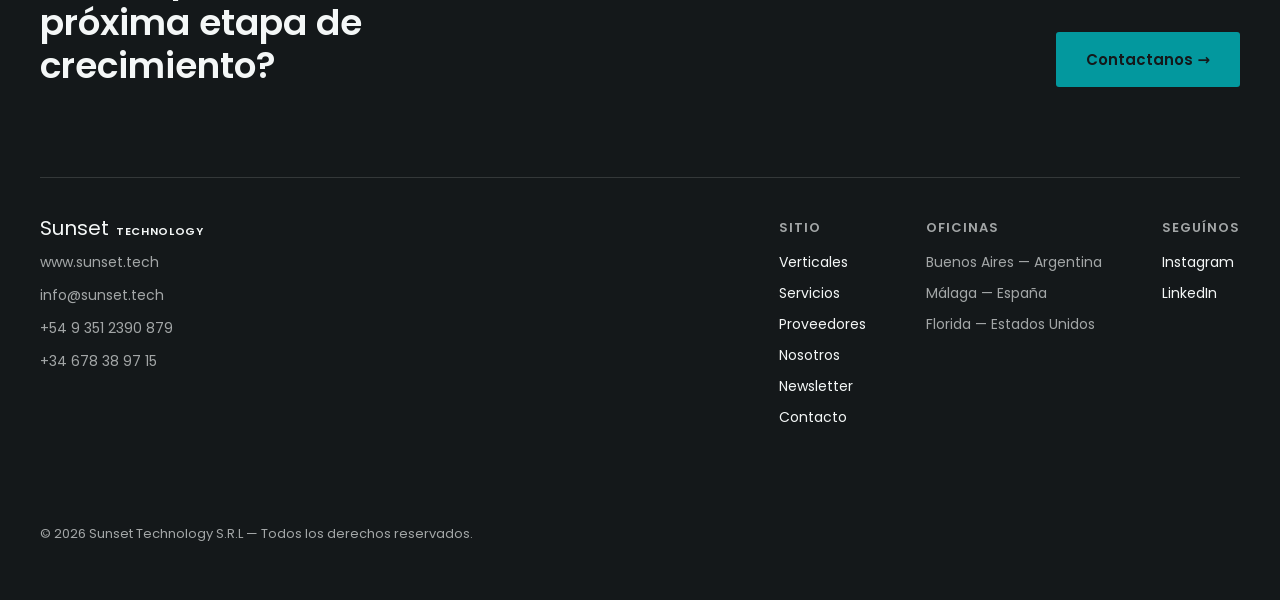
<file: vertical-mineria.html>
<!DOCTYPE html>

<html lang="es">
<head>
<meta charset="utf-8"/>
<meta content="width=device-width, initial-scale=1" name="viewport"/>
<title>Minería 4.0: digitalización y eficiencia operativa. — Sunset Technology</title>
<meta content="La digitalización mejora la productividad y la seguridad en la industria minera. Sunset integra tecnología de conectividad y análisis de datos para operaciones en entornos complejos, desde minas subterráneas hasta explotaciones a cielo abierto." name="description"/>
<link href="[data-uri]" rel="icon"/>
<link href="https://fonts.googleapis.com" rel="preconnect"/>
<link href="https://fonts.googleapis.com/css2?family=Poppins:wght@400;500;600;700&amp;display=swap" rel="stylesheet"/>
<style>
@font-face{
  font-family:'Blanka';
  font-style:normal;
  font-weight:400;
  font-display:swap;
  src:url('https://fonts.cdnfonts.com/s/18915/Blanka-Regular.woff') format('woff');
}
:root{
  --ink:#14181A;
  --ink-soft:#1D2426;
  --ink-line: rgba(244,247,247,0.14);
  --paper:#F4F7F7;
  --paper-soft:#E7EEEE;
  --paper-line: rgba(20,24,26,0.12);
  --text-on-paper:#14181A;
  --text-muted-on-paper: rgba(20,24,26,0.62);
  --text-on-ink:#F4F7F7;
  --text-muted-on-ink: rgba(244,247,247,0.64);
  --accent:#03989E;
  --accent-2:#FFBC00;
  --accent-2-tint: rgba(255,188,0,0.16);
  --accent-tint: rgba(3,152,158,0.13);
  --font-display: 'Poppins', system-ui, sans-serif;
  --font-body: 'Poppins', system-ui, sans-serif;
  --font-brand: 'Blanka', 'Poppins', sans-serif;
}
*{ box-sizing:border-box; }
body{ margin:0; background:var(--paper); font-family:var(--font-body); color:var(--text-on-paper); }
h1,h2,h3{ font-family:var(--font-display); }
a{ color:inherit; text-decoration:none; }
img{ display:block; max-width:100%; }
.wrap{ width:100%; display:flex; justify-content:center; }
.container{ width:100%; max-width:1280px; padding:0 40px; box-sizing:border-box; }
.link-u{ position:relative; transition:opacity .15s; }
.link-u:hover{ opacity:0.7; }
.cta{ transition:transform .2s ease, opacity .2s ease; display:inline-block; }
.cta:hover{ opacity:0.9; transform:translateY(-1px); }
.op-name{ display:inline-block; white-space:nowrap; color:var(--text-muted-on-paper); opacity:0.55; filter:grayscale(1); transform:scale(1); transition:opacity .35s ease, color .35s ease, filter .35s ease, transform .35s ease; }
.op-name.active{ color:var(--accent); opacity:1; filter:grayscale(0); transform:scale(1.06); }

.navbar{ border-bottom:1px solid var(--paper-line); background:var(--paper); position:sticky; top:0; z-index:20; }
.nav-links{ display:flex; align-items:center; gap:40px; }
.cta-dark{ font-size:14px; font-weight:600; background:var(--ink); color:var(--paper); padding:11px 22px; border-radius:3px; }
.brand-wordmark{ color:inherit; }

.nav-toggle{ display:none; flex-direction:column; justify-content:center; align-items:center; gap:5px; width:30px; height:30px; background:none; border:none; cursor:pointer; padding:0; flex:0 0 auto; }
.nav-toggle span{ display:block; width:22px; height:2px; background:var(--text-on-paper); border-radius:2px; transition:transform .2s ease, opacity .2s ease; }
.nav-toggle.open span:nth-child(1){ transform:translateY(7px) rotate(45deg); }
.nav-toggle.open span:nth-child(2){ opacity:0; }
.nav-toggle.open span:nth-child(3){ transform:translateY(-7px) rotate(-45deg); }

.nav-mobile-menu{ display:none; flex-direction:column; border-top:1px solid var(--paper-line); background:var(--paper); }
.nav-mobile-menu.open{ display:flex; }
.nav-mobile-menu a{ padding:16px 40px; font-size:15px; border-bottom:1px solid var(--paper-line); color:var(--text-on-paper); }
.nav-mobile-menu a.cta{ margin:16px 40px; padding:13px 22px; text-align:center; border-bottom:none; display:inline-block; color:var(--paper); }

.lang-switch{ position:relative; flex:0 0 auto; }
.lang-switch-btn{ display:flex; align-items:center; gap:7px; font-family:var(--font-body); font-size:13px; font-weight:600; letter-spacing:0.03em; padding:9px 13px; border:1px solid var(--paper-line); border-radius:20px; background:transparent; cursor:pointer; color:var(--text-on-paper); }
.lang-switch-btn:hover{ background:var(--paper-soft); }
.lang-switch-menu{ position:absolute; top:calc(100% + 8px); right:0; background:var(--paper); border:1px solid var(--paper-line); border-radius:8px; box-shadow:0 10px 28px rgba(0,0,0,.14); overflow:hidden; min-width:130px; display:none; z-index:30; }
.lang-switch.open .lang-switch-menu{ display:block; }
.lang-switch-menu button{ display:block; width:100%; text-align:left; padding:10px 16px; font-size:13.5px; font-family:var(--font-body); background:none; border:none; cursor:pointer; color:var(--text-on-paper); }
.lang-switch-menu button:hover{ background:var(--paper-soft); }
.lang-switch-menu button.active{ color:var(--accent); font-weight:600; }

@keyframes fadeInUp{ from{opacity:0; transform:translateY(20px);} to{opacity:1; transform:translateY(0);} }
.hero-in{ opacity:0; animation:fadeInUp .8s cubic-bezier(.2,.7,.3,1) forwards; }

@keyframes pulseDot{ 0%,100%{opacity:.4; transform:scale(1);} 50%{opacity:1; transform:scale(1.25);} }
.pulse{ animation:pulseDot 2.4s ease-in-out infinite; transform-origin:center; }

@keyframes floatSlow{ 0%,100%{ transform:translateY(0); } 50%{ transform:translateY(-10px); } }
.float{ animation:floatSlow 5s ease-in-out infinite; }

@keyframes marquee{ from{ transform:translateX(0); } to{ transform:translateX(-50%); } }
.marquee-track{ display:flex; align-items:center; gap:64px; width:max-content; animation:marquee 26s linear infinite; }
.marquee-track:hover, .logo-track:hover{ animation-play-state:paused; }

@keyframes marqueeLogos{ from{ transform:translateX(0); } to{ transform:translateX(-50%); } }
.logo-track{ display:flex; align-items:center; gap:28px; width:max-content; animation:marqueeLogos 34s linear infinite; }
.logo-tile{ background:var(--paper); border:1px solid var(--paper-line); border-radius:8px; height:84px; width:168px; display:flex; align-items:center; justify-content:center; padding:16px 22px; flex:0 0 auto; }
.logo-tile img{ max-width:100%; max-height:100%; object-fit:contain; filter:grayscale(1) opacity(0.65); transition:filter .25s ease; }
.logo-tile:hover img{ filter:grayscale(0) opacity(1); }

@keyframes flowDash{ to{ stroke-dashoffset:-48; } }
.flow-line{ stroke-dasharray:5 11; animation:flowDash 1.6s linear infinite; }
.solid-line{ stroke-linecap:round; }

@keyframes drawLine{ to{ stroke-dashoffset:0; } }
.draw-line{ stroke-linecap:round; stroke-dasharray:100; stroke-dashoffset:100; animation:drawLine 1.3s cubic-bezier(.3,.7,.4,1) forwards; }

@keyframes driftBg{ 0%,100%{ transform:translate(0,0); } 50%{ transform:translate(-18px,10px); } }
.bg-drift{ animation:driftBg 9s ease-in-out infinite; }

@keyframes globeZoom{ 0%,100%{ transform:scale(1); } 50%{ transform:scale(1.09); } }
.globe-zoom{ animation:globeZoom 22s ease-in-out infinite; }

.seq-group{ opacity:0; transition:opacity 1.1s ease; }
.reveal.is-visible .seq-group.seq-1{ opacity:1; transition-delay:.3s; }
.reveal.is-visible .seq-group.seq-2{ opacity:1; transition-delay:2.3s; }
.reveal.is-visible .seq-group.seq-3{ opacity:1; transition-delay:4.3s; }

.reveal{ opacity:0; transform:translateY(26px); transition:opacity .7s ease, transform .7s ease; }
.reveal.is-visible{ opacity:1; transform:translateY(0); }

.card{ transition:transform .25s ease, box-shadow .25s ease, border-color .25s ease; }
.card:hover{ transform:translateY(-6px); box-shadow:0 16px 32px rgba(18,24,31,0.10); border-color:rgba(18,24,31,0.26); }

.kw-cloud{ container-type:inline-size; }
.kw-word{ position:absolute; transform:translate(-50%,-50%) rotate(var(--r,0deg)); transform-origin:center; font-family:var(--font-display); white-space:nowrap; line-height:1; cursor:default; transition:transform .25s ease, opacity .25s ease; }
.kw-word:hover{ transform:translate(-50%,-50%) rotate(var(--r,0deg)) scale(1.12); opacity:.82; }

.rol-card{ cursor:pointer; }
.rol-card-toggle{ display:inline-flex; align-items:center; gap:7px; font-size:13px; font-weight:600; color:var(--accent); }
.rol-card-toggle svg{ flex:0 0 auto; }

.rol-modal-overlay{ position:fixed; inset:0; background:rgba(10,14,15,0.72); backdrop-filter:blur(2px); -webkit-backdrop-filter:blur(2px); display:flex; align-items:center; justify-content:center; padding:24px; z-index:100; opacity:0; visibility:hidden; transition:opacity .25s ease, visibility 0s linear .25s; }
.rol-modal-overlay.open{ opacity:1; visibility:visible; transition:opacity .25s ease; }
.rol-modal{ background:var(--ink-soft); border:1px solid var(--ink-line); border-radius:10px; max-width:520px; width:100%; max-height:80vh; overflow-y:auto; padding:42px 38px; position:relative; transform:translateY(14px) scale(.98); transition:transform .3s ease; }
.rol-modal-overlay.open .rol-modal{ transform:translateY(0) scale(1); }
.rol-modal-close{ position:absolute; top:16px; right:16px; width:32px; height:32px; border-radius:50%; border:1px solid var(--ink-line); background:transparent; color:var(--text-on-ink); display:flex; align-items:center; justify-content:center; cursor:pointer; transition:background .2s ease; padding:0; }
.rol-modal-close:hover{ background:rgba(244,247,247,0.08); }
.rol-modal-title{ font-family:var(--font-display); font-weight:600; font-size:22px; color:var(--text-on-ink); margin-bottom:16px; padding-right:30px; }
.rol-modal-body{ font-size:15.5px; line-height:1.7; color:var(--text-muted-on-ink); margin:0; }

.icon-badge{ transition:transform .25s ease; }
.card:hover .icon-badge{ transform:scale(1.08); }

.logo-mark{ height:26px; width:auto; display:block; }
.logo-mark.on-dark{ filter:invert(1) brightness(1.5); }

.grid-3{ display:grid; grid-template-columns:repeat(3, minmax(0,1fr)); gap:24px; }
.grid-2{ display:grid; grid-template-columns:repeat(2, minmax(0,1fr)); gap:1px; background:var(--paper-line); border:1px solid var(--paper-line); }
.grid-3-flush{ display:grid; grid-template-columns:repeat(3, minmax(0,1fr)); gap:1px; background:var(--ink-line); border:1px solid var(--ink-line); }

@media (max-width: 860px){
  .nav-links{ display:none !important; }
  .nav-toggle{ display:flex; }
  .grid-3, .grid-3-flush{ grid-template-columns:1fr !important; }
  .grid-2{ grid-template-columns:1fr !important; }
  h1{ font-size:36px !important; }
  .hero-illustration{ display:none; }
  .quienes-somos-flex{ flex-direction:column !important; }
}

</style>
</head>
<body>
<div class="navbar">
<div class="wrap">
<div class="container" style="padding-top:16px; padding-bottom:16px; display:flex; align-items:center; justify-content:space-between; gap:24px;">
<a class="brand-wordmark" href="index.html" style="display:flex; align-items:baseline; gap:8px;">
<span style="font-family:var(--font-brand); font-size:27px; line-height:1; letter-spacing:0.01em; color:var(--text-on-paper);">Sunset</span>
<span style="font-family:var(--font-display); font-weight:600; font-size:14px; letter-spacing:0.06em; text-transform:uppercase; color:var(--text-on-paper);">Technology</span>
</a>
<div style="display:flex; align-items:center; gap:32px;">
<nav class="nav-links">
<a class="link-u" href="index.html"><span data-i18n="t1">Inicio</span></a>
<a class="link-u" href="verticales.html"><span data-i18n="t2">Verticales</span></a>
<a class="link-u" href="servicios.html"><span data-i18n="t3">Servicios</span></a>
<a class="link-u" href="proveedores.html"><span data-i18n="t4">Proveedores</span></a>
<a class="link-u" href="nosotros.html"><span data-i18n="t5">Nosotros</span></a>
<a class="link-u" href="newsletter.html"><span data-i18n="t6">Newsletter</span></a>
<a class="cta cta-dark" href="contacto.html"><span data-i18n="t7">Hablemos</span></a>
</nav>
<div class="lang-switch">
<button aria-expanded="false" aria-haspopup="true" class="lang-switch-btn" type="button">
<span class="lang-switch-current"><span data-i18n="t8">ES</span></span>
<svg fill="none" height="6" viewbox="0 0 10 6" width="10"><path d="M1 1l4 4 4-4" stroke="currentColor" stroke-linecap="round" stroke-linejoin="round" stroke-width="1.4"></path></svg>
</button>
<div class="lang-switch-menu">
<button data-lang="es" type="button"><span data-i18n="t9">Español</span></button>
<button data-lang="en" type="button"><span data-i18n="t10">English</span></button>
<button data-lang="it" type="button"><span data-i18n="t11">Italiano</span></button>
</div>
</div>
<button aria-controls="nav-mobile-menu" aria-expanded="false" aria-label="Abrir menú" class="nav-toggle" id="nav-toggle" type="button">
<span></span><span></span><span></span>
</button>
</div>
</div>
</div>
<nav class="nav-mobile-menu" id="nav-mobile-menu">
<a href="index.html"><span data-i18n="t12">Inicio</span></a>
<a href="verticales.html"><span data-i18n="t13">Verticales</span></a>
<a href="servicios.html"><span data-i18n="t14">Servicios</span></a>
<a href="proveedores.html"><span data-i18n="t15">Proveedores</span></a>
<a href="nosotros.html"><span data-i18n="t16">Nosotros</span></a>
<a href="newsletter.html"><span data-i18n="t17">Newsletter</span></a>
<a class="cta cta-dark" href="contacto.html"><span data-i18n="t18">Hablemos</span></a>
</nav>
</div>
<div class="wrap" style="background:var(--ink); background-image:linear-gradient(180deg, rgba(8,12,13,.42), rgba(8,12,13,.62)), url('https://images.unsplash.com/photo-1622645636770-11fbf0611463?q=80&amp;w=1600&amp;auto=format&amp;fit=crop'); background-size:cover; background-position:center; color:var(--text-on-ink); position:relative; overflow:hidden;">
<div class="container" style="padding-top:100px; padding-bottom:80px; display:flex; flex-direction:column; gap:22px; position:relative; z-index:1;">
<div class="hero-in" style="font-size:14px; font-weight:600; letter-spacing:0.12em; text-transform:uppercase; color:var(--accent-2);text-shadow:0 2px 18px rgba(0,0,0,.55), 0 1px 3px rgba(0,0,0,.7);"><span data-i18n="t19">Verticales · Minería</span></div>
<h1 class="hero-in" style="animation-delay:.1s; margin:0; font-family:var(--font-display); font-weight:600; font-size:44px; line-height:1.15; letter-spacing:-0.01em; max-width:760px;text-shadow:0 2px 18px rgba(0,0,0,.55), 0 1px 3px rgba(0,0,0,.7);"><span data-i18n="t20">Minería 4.0: digitalización y eficiencia operativa.</span></h1>
<div class="hero-in" style="animation-delay:.2s;"><p style="margin:0; font-size:18px; line-height:1.6; color:var(--text-muted-on-ink); max-width:640px;text-shadow:0 2px 18px rgba(0,0,0,.55), 0 1px 3px rgba(0,0,0,.7);"><span data-i18n="t21">Redes 5G privadas y análisis de datos para operaciones mineras más seguras y productivas.</span></p></div>
</div>
</div>
<div class="wrap" style="background:var(--paper);">
<div class="container" style="padding-top:90px; padding-bottom:100px; display:flex; flex-direction:column; gap:56px;">
<p class="reveal" style="margin:0; font-size:17px; line-height:1.75; color:var(--text-muted-on-paper); max-width:760px;"><span data-i18n="t22">La digitalización mejora la productividad y la seguridad en la industria minera. Sunset integra tecnología de conectividad y análisis de datos para operaciones en entornos complejos, desde minas subterráneas hasta explotaciones a cielo abierto.</span></p>
<div class="grid-3">
<div class="reveal card" style="border:1px solid var(--paper-line); border-radius:6px; padding:34px 30px; display:flex; flex-direction:column; gap:16px; background:var(--paper);">
<div class="icon-badge" style="width:50px; height:50px; border-radius:12px; background:var(--accent-2-tint); display:flex; align-items:center; justify-content:center;"><svg fill="none" height="28" viewbox="0 0 48 48" width="28">
<circle cx="24" cy="24" fill="none" r="6" stroke="var(--accent)" stroke-width="2"></circle>
<g opacity="0.55" stroke="var(--accent)" stroke-width="1.4">
<line x1="24" x2="24" y1="18" y2="9"></line><line x1="24" x2="24" y1="30" y2="39"></line>
<line x1="18" x2="9" y1="24" y2="24"></line><line x1="30" x2="39" y1="24" y2="24"></line>
</g>
<circle cx="24" cy="9" fill="var(--accent-2)" r="3"></circle>
<circle cx="24" cy="39" fill="var(--accent-2)" r="3"></circle>
<circle cx="9" cy="24" fill="var(--accent-2)" r="3"></circle>
<circle cx="39" cy="24" fill="var(--accent-2)" r="3"></circle>
</svg></div>
<div style="font-weight:600; font-size:17.5px;"><span data-i18n="t23">Redes 5G para minería</span></div>
<p style="margin:0; font-size:15px; line-height:1.65; color:var(--text-muted-on-paper);"><span data-i18n="t24">Conectividad avanzada en operaciones mineras, con redes privadas 5G para minas subterráneas y a cielo abierto.</span></p>
</div>
<div class="reveal card" style="border:1px solid var(--paper-line); border-radius:6px; padding:34px 30px; display:flex; flex-direction:column; gap:16px; background:var(--paper); transition-delay:0.05s;">
<div class="icon-badge" style="width:50px; height:50px; border-radius:12px; background:var(--accent-tint); display:flex; align-items:center; justify-content:center;"><svg fill="none" height="28" viewbox="0 0 48 48" width="28">
<rect fill="var(--accent)" height="14" rx="1.6" width="7" x="20.5" y="22"></rect>
<path d="M24 22v-6" stroke="var(--accent)" stroke-linecap="round" stroke-width="2"></path>
<path d="M17.5 18.5a9 9 0 0 1 13 0M14.5 15a13.5 13.5 0 0 1 19 0" fill="none" opacity="0.6" stroke="var(--accent)" stroke-linecap="round" stroke-width="1.6"></path>
<circle cx="24" cy="12.5" fill="var(--accent-2)" r="2.6"></circle>
<rect fill="var(--accent-2)" height="5" rx="1.2" width="7" x="14" y="33"></rect>
</svg></div>
<div style="font-weight:600; font-size:17.5px;"><span data-i18n="t25">Sensores IoT para seguridad y monitoreo</span></div>
<p style="margin:0; font-size:15px; line-height:1.65; color:var(--text-muted-on-paper);"><span data-i18n="t26">Supervisión en tiempo real de condiciones ambientales y mantenimiento predictivo para reducir riesgos y controlar equipos y estructuras.</span></p>
</div>
<div class="reveal card" style="border:1px solid var(--paper-line); border-radius:6px; padding:34px 30px; display:flex; flex-direction:column; gap:16px; background:var(--paper); transition-delay:0.1s;">
<div class="icon-badge" style="width:50px; height:50px; border-radius:12px; background:var(--accent-2-tint); display:flex; align-items:center; justify-content:center;"><svg fill="none" height="28" viewbox="0 0 48 48" width="28">
<rect fill="none" height="20" rx="2.5" stroke="var(--accent)" stroke-width="2" width="26" x="9" y="10"></rect>
<path d="M13 25l5-6 4 3 6-8 5 5" fill="none" stroke="var(--accent-2)" stroke-linecap="round" stroke-linejoin="round" stroke-width="2.2"></path>
<circle cx="35" cy="33" fill="none" r="6" stroke="var(--accent)" stroke-width="2"></circle>
<line stroke="var(--accent)" stroke-linecap="round" stroke-width="2.2" x1="39.2" x2="43" y1="37.2" y2="41"></line>
</svg></div>
<div style="font-weight:600; font-size:17.5px;"><span data-i18n="t27">Analítica de datos operativos</span></div>
<p style="margin:0; font-size:15px; line-height:1.65; color:var(--text-muted-on-paper);"><span data-i18n="t28">Procesamiento de datos geológicos, operativos y financieros para tomar decisiones informadas sobre cada operación.</span></p>
</div>
</div>
<a class="reveal link-u" href="verticales.html" style="font-size:14.5px; font-weight:600; color:var(--accent);"><span data-i18n="t29">← Ver todas las verticales</span></a>
</div>
</div>
<div class="wrap" style="background:var(--ink); color:var(--text-on-ink);">
<div class="container" style="padding-top:90px; padding-bottom:90px; display:flex; align-items:center; justify-content:space-between; gap:30px; flex-wrap:wrap;">
<h2 class="reveal" style="margin:0; font-weight:600; font-size:28px; line-height:1.3; max-width:560px;"><span data-i18n="t30">¿Buscan digitalizar la operación de su faena minera?</span></h2>
<a class="reveal cta" href="contacto.html" style="background:var(--accent); color:var(--ink); font-weight:600; font-size:15px; padding:16px 30px; border-radius:3px;"><span data-i18n="t31">Hablar con un especialista →</span></a>
</div>
</div>
<div class="wrap" style="background:var(--ink); color:var(--text-on-ink);">
<div class="container" style="padding-top:110px; padding-bottom:56px; display:flex; flex-direction:column; gap:90px;">
<div class="reveal" style="display:flex; align-items:flex-end; justify-content:space-between; flex-wrap:wrap; gap:30px;">
<h2 style="margin:0; font-family:var(--font-display); font-weight:600; font-size:36px; line-height:1.2; max-width:560px;"><span data-i18n="t32">¿Listos para conectar su próxima etapa de crecimiento?</span></h2>
<a class="cta" href="contacto.html" style="background:var(--accent); color:var(--ink); font-weight:600; font-size:15px; padding:16px 30px; border-radius:3px; white-space:nowrap;"><span data-i18n="t33">Contactanos →</span></a>
</div>
<div style="display:flex; justify-content:space-between; gap:40px; flex-wrap:wrap; padding-top:40px; border-top:1px solid var(--ink-line);">
<div style="display:flex; flex-direction:column; gap:12px;">
<div class="brand-wordmark" style="display:flex; align-items:baseline; gap:7px;">
<span style="font-family:var(--font-brand); font-size:20px; line-height:1;">Sunset</span>
<span style="font-family:var(--font-display); font-weight:600; font-size:11px; letter-spacing:0.06em; text-transform:uppercase;">Technology</span>
</div>
<a class="link-u" href="https://www.sunset.tech" style="font-size:14px; color:var(--text-muted-on-ink);"><span data-i18n="t34">www.sunset.tech</span></a>
<a class="link-u" href="mailto:info@sunset.tech" style="font-size:14px; color:var(--text-muted-on-ink);"><span data-i18n="t35">info@sunset.tech</span></a>
<a class="link-u" href="https://wa.me/5493512390879" style="font-size:14px; color:var(--text-muted-on-ink); font-variant-numeric:tabular-nums;"><span data-i18n="t36">+54 9 351 2390 879</span></a>
<a class="link-u" href="https://wa.me/34678389715" style="font-size:14px; color:var(--text-muted-on-ink); font-variant-numeric:tabular-nums;"><span data-i18n="t37">+34 678 38 97 15</span></a>
</div>
<div style="display:flex; gap:60px; flex-wrap:wrap;">
<div style="display:flex; flex-direction:column; gap:10px;">
<div style="font-size:13px; font-weight:600; letter-spacing:0.08em; text-transform:uppercase; color:var(--text-muted-on-ink); margin-bottom:4px;"><span data-i18n="t38">Sitio</span></div>
<a class="link-u" href="verticales.html" style="font-size:14px;"><span data-i18n="t39">Verticales</span></a>
<a class="link-u" href="servicios.html" style="font-size:14px;"><span data-i18n="t40">Servicios</span></a>
<a class="link-u" href="proveedores.html" style="font-size:14px;"><span data-i18n="t41">Proveedores</span></a>
<a class="link-u" href="nosotros.html" style="font-size:14px;"><span data-i18n="t42">Nosotros</span></a>
<a class="link-u" href="newsletter.html" style="font-size:14px;"><span data-i18n="t43">Newsletter</span></a>
<a class="link-u" href="contacto.html" style="font-size:14px;"><span data-i18n="t44">Contacto</span></a>
</div>
<div style="display:flex; flex-direction:column; gap:10px;">
<div style="font-size:13px; font-weight:600; letter-spacing:0.08em; text-transform:uppercase; color:var(--text-muted-on-ink); margin-bottom:4px;"><span data-i18n="t45">Oficinas</span></div>
<div style="font-size:14px; color:var(--text-muted-on-ink);"><span data-i18n="t46">Buenos Aires — Argentina</span></div>
<div style="font-size:14px; color:var(--text-muted-on-ink);"><span data-i18n="t47">Málaga — España</span></div>
<div style="font-size:14px; color:var(--text-muted-on-ink);"><span data-i18n="t48">Florida — Estados Unidos</span></div>
</div>
<div style="display:flex; flex-direction:column; gap:10px;">
<div style="font-size:13px; font-weight:600; letter-spacing:0.08em; text-transform:uppercase; color:var(--text-muted-on-ink); margin-bottom:4px;"><span data-i18n="t49">Seguínos</span></div>
<a class="link-u" href="https://www.instagram.com/sunset.technology" style="font-size:14px;"><span data-i18n="t50">Instagram</span></a>
<a class="link-u" href="https://www.linkedin.com/company/sunset-technology" style="font-size:14px;"><span data-i18n="t51">LinkedIn</span></a>
</div>
</div>
</div>
<div style="font-size:13px; color:var(--text-muted-on-ink); padding-top:6px;"><span data-i18n="t52">© 2026 Sunset Technology S.R.L — Todos los derechos reservados.</span></div>
</div>
</div>
<script>window.__I18N__ = {"__title__": {"es": "Minería 4.0: digitalización y eficiencia operativa. — Sunset Technology", "en": "Mining 4.0: digitalization and operational efficiency. — Sunset Technology", "it": "Miniere 4.0: digitalizzazione ed efficienza operativa. — Sunset Technology"}, "__meta_desc__": {"es": "La digitalización mejora la productividad y la seguridad en la industria minera. Sunset integra tecnología de conectividad y análisis de datos para operaciones en entornos complejos, desde minas subterráneas hasta explotaciones a cielo abierto.", "en": "Digitalization improves productivity and safety in the mining industry. Sunset integrates connectivity and data analytics technology for operations in complex environments, from underground mines to open-pit sites.", "it": "La digitalizzazione migliora la produttività e la sicurezza nell'industria mineraria. Sunset integra tecnologie di connettività e analisi dei dati per operazioni in ambienti complessi, dalle miniere sotterranee alle attività a cielo aperto."}, "t1": {"es": "Inicio", "en": "Home", "it": "Home"}, "t2": {"es": "Verticales", "en": "Verticals", "it": "Verticali"}, "t3": {"es": "Servicios", "en": "Services", "it": "Servizi"}, "t4": {"es": "Proveedores", "en": "Partners", "it": "Fornitori"}, "t5": {"es": "Nosotros", "en": "About us", "it": "Chi siamo"}, "t6": {"es": "Newsletter", "en": "Newsletter", "it": "Newsletter"}, "t7": {"es": "Hablemos", "en": "Let's talk", "it": "Parliamone"}, "t8": {"es": "ES", "en": "ES", "it": "ES"}, "t9": {"es": "Español", "en": "Español", "it": "Español"}, "t10": {"es": "English", "en": "English", "it": "English"}, "t11": {"es": "Italiano", "en": "Italiano", "it": "Italiano"}, "t12": {"es": "Inicio", "en": "Home", "it": "Home"}, "t13": {"es": "Verticales", "en": "Verticals", "it": "Verticali"}, "t14": {"es": "Servicios", "en": "Services", "it": "Servizi"}, "t15": {"es": "Proveedores", "en": "Partners", "it": "Fornitori"}, "t16": {"es": "Nosotros", "en": "About us", "it": "Chi siamo"}, "t17": {"es": "Newsletter", "en": "Newsletter", "it": "Newsletter"}, "t18": {"es": "Hablemos", "en": "Let's talk", "it": "Parliamone"}, "t19": {"es": "Verticales · Minería", "en": "Verticals · Mining", "it": "Verticali · Miniere"}, "t20": {"es": "Minería 4.0: digitalización y eficiencia operativa.", "en": "Mining 4.0: digitalization and operational efficiency.", "it": "Miniere 4.0: digitalizzazione ed efficienza operativa."}, "t21": {"es": "Redes 5G privadas y análisis de datos para operaciones mineras más seguras y productivas.", "en": "Private 5G networks and data analytics for safer, more productive mining operations.", "it": "Reti 5G private e analisi dei dati per operazioni minerarie più sicure e produttive."}, "t22": {"es": "La digitalización mejora la productividad y la seguridad en la industria minera. Sunset integra tecnología de conectividad y análisis de datos para operaciones en entornos complejos, desde minas subterráneas hasta explotaciones a cielo abierto.", "en": "Digitalization improves productivity and safety in the mining industry. Sunset integrates connectivity and data analytics technology for operations in complex environments, from underground mines to open-pit sites.", "it": "La digitalizzazione migliora la produttività e la sicurezza nell'industria mineraria. Sunset integra tecnologie di connettività e analisi dei dati per operazioni in ambienti complessi, dalle miniere sotterranee alle attività a cielo aperto."}, "t23": {"es": "Redes 5G para minería", "en": "5G networks for mining", "it": "Reti 5G per le miniere"}, "t24": {"es": "Conectividad avanzada en operaciones mineras, con redes privadas 5G para minas subterráneas y a cielo abierto.", "en": "Advanced connectivity for mining operations, with private 5G networks for underground and open-pit mines.", "it": "Connettività avanzata per le operazioni minerarie, con reti private 5G per miniere sotterranee e a cielo aperto."}, "t25": {"es": "Sensores IoT para seguridad y monitoreo", "en": "IoT sensors for safety and monitoring", "it": "Sensori IoT per sicurezza e monitoraggio"}, "t26": {"es": "Supervisión en tiempo real de condiciones ambientales y mantenimiento predictivo para reducir riesgos y controlar equipos y estructuras.", "en": "Real-time monitoring of environmental conditions and predictive maintenance to reduce risks and monitor equipment and structures.", "it": "Monitoraggio in tempo reale delle condizioni ambientali e manutenzione predittiva per ridurre i rischi e controllare apparecchiature e strutture."}, "t27": {"es": "Analítica de datos operativos", "en": "Operational data analytics", "it": "Analisi dei dati operativi"}, "t28": {"es": "Procesamiento de datos geológicos, operativos y financieros para tomar decisiones informadas sobre cada operación.", "en": "Processing of geological, operational and financial data to make informed decisions about every operation.", "it": "Elaborazione di dati geologici, operativi e finanziari per prendere decisioni informate su ogni operazione."}, "t29": {"es": "← Ver todas las verticales", "en": "← View all verticals", "it": "← Vedi tutte le verticali"}, "t30": {"es": "¿Buscan digitalizar la operación de su faena minera?", "en": "Looking to digitalize your mining operation?", "it": "Volete digitalizzare la vostra operazione mineraria?"}, "t31": {"es": "Hablar con un especialista →", "en": "Talk to a specialist →", "it": "Parla con uno specialista →"}, "t32": {"es": "¿Listos para conectar su próxima etapa de crecimiento?", "en": "Ready to connect your next stage of growth?", "it": "Pronti a collegare la vostra prossima fase di crescita?"}, "t33": {"es": "Contactanos →", "en": "Contact us →", "it": "Contattaci →"}, "t34": {"es": "www.sunset.tech", "en": "www.sunset.tech", "it": "www.sunset.tech"}, "t35": {"es": "info@sunset.tech", "en": "info@sunset.tech", "it": "info@sunset.tech"}, "t36": {"es": "+54 9 351 2390 879", "en": "+54 9 351 2390 879", "it": "+54 9 351 2390 879"}, "t37": {"es": "+34 678 38 97 15", "en": "+34 678 38 97 15", "it": "+34 678 38 97 15"}, "t38": {"es": "Sitio", "en": "Site", "it": "Sito"}, "t39": {"es": "Verticales", "en": "Verticals", "it": "Verticali"}, "t40": {"es": "Servicios", "en": "Services", "it": "Servizi"}, "t41": {"es": "Proveedores", "en": "Partners", "it": "Fornitori"}, "t42": {"es": "Nosotros", "en": "About us", "it": "Chi siamo"}, "t43": {"es": "Newsletter", "en": "Newsletter", "it": "Newsletter"}, "t44": {"es": "Contacto", "en": "Contact", "it": "Contatti"}, "t45": {"es": "Oficinas", "en": "Offices", "it": "Uffici"}, "t46": {"es": "Buenos Aires — Argentina", "en": "Buenos Aires — Argentina", "it": "Buenos Aires — Argentina"}, "t47": {"es": "Málaga — España", "en": "Málaga — Spain", "it": "Málaga — Spagna"}, "t48": {"es": "Florida — Estados Unidos", "en": "Florida — United States", "it": "Florida — Stati Uniti"}, "t49": {"es": "Seguínos", "en": "Follow us", "it": "Seguici"}, "t50": {"es": "Instagram", "en": "Instagram", "it": "Instagram"}, "t51": {"es": "LinkedIn", "en": "LinkedIn", "it": "LinkedIn"}, "t52": {"es": "© 2026 Sunset Technology S.R.L — Todos los derechos reservados.", "en": "© 2026 Sunset Technology S.R.L — All rights reserved.", "it": "© 2026 Sunset Technology S.R.L — Tutti i diritti riservati."}};</script>
<script>
(function () {
  try {
    var els = document.querySelectorAll('.reveal');
    var io = new IntersectionObserver(function (entries) {
      entries.forEach(function (entry) {
        if (entry.isIntersecting) {
          entry.target.classList.add('is-visible');
          io.unobserve(entry.target);
        }
      });
    }, { threshold: 0.12 });
    els.forEach(function (el) { io.observe(el); });
  } catch (e) {}
})();

// ---------------------------------------------------------------------------
// Mobile navigation: hamburger toggle opens/closes the collapsible menu with
// the page links (hidden on desktop, where the inline nav-links are shown
// instead). Closes automatically after tapping any link in it.
// ---------------------------------------------------------------------------
(function () {
  try {
    var toggle = document.getElementById('nav-toggle');
    var menu = document.getElementById('nav-mobile-menu');
    if (!toggle || !menu) { return; }
    function setOpen(open) {
      menu.classList.toggle('open', open);
      toggle.classList.toggle('open', open);
      toggle.setAttribute('aria-expanded', open ? 'true' : 'false');
    }
    toggle.addEventListener('click', function () {
      setOpen(!menu.classList.contains('open'));
    });
    menu.querySelectorAll('a').forEach(function (a) {
      a.addEventListener('click', function () { setOpen(false); });
    });
  } catch (e) {}
})();

// ---------------------------------------------------------------------------
// Language switcher (ES / EN / IT). Translations for the current page are
// embedded per-page as window.__I18N__ = { "<id>": {es,en,it}, ... }.
// ---------------------------------------------------------------------------
(function () {
  try {
    var LANGS = ['es', 'en', 'it'];
    var stored = null;
    try { stored = localStorage.getItem('sunset_lang'); } catch (e) {}
    var lang = (stored && LANGS.indexOf(stored) !== -1) ? stored : 'es';

    function applyLang(l) {
      lang = l;
      try { localStorage.setItem('sunset_lang', l); } catch (e) {}
      document.documentElement.lang = l;
      var data = window.__I18N__ || {};

      var titleEntry = data.__title__;
      if (titleEntry && titleEntry[l] != null) { document.title = titleEntry[l]; }
      var descEntry = data.__meta_desc__;
      if (descEntry && descEntry[l] != null) {
        var metaDesc = document.querySelector('meta[name="description"]');
        if (metaDesc) { metaDesc.setAttribute('content', descEntry[l]); }
      }

      var nodes = document.querySelectorAll('[data-i18n]');
      for (var i = 0; i < nodes.length; i++) {
        var el = nodes[i];
        var key = el.getAttribute('data-i18n');
        var entry = data[key];
        if (entry && entry[l] != null) { el.innerHTML = entry[l]; }
      }

      var attrNodes = document.querySelectorAll('[data-i18n-attr]');
      for (var j = 0; j < attrNodes.length; j++) {
        var an = attrNodes[j];
        var specs = an.getAttribute('data-i18n-attr').split(',');
        for (var s = 0; s < specs.length; s++) {
          var spec = specs[s].split(':');
          var attrEntry = data[spec[1]];
          if (attrEntry && attrEntry[l] != null) { an.setAttribute(spec[0], attrEntry[l]); }
        }
      }

      var btns = document.querySelectorAll('.lang-switch-menu button');
      for (var k = 0; k < btns.length; k++) {
        btns[k].classList.toggle('active', btns[k].getAttribute('data-lang') === l);
      }
      var label = document.querySelector('.lang-switch-current');
      if (label) { label.textContent = l.toUpperCase(); }
    }

    document.addEventListener('DOMContentLoaded', function () {
      applyLang(lang);
      var sw = document.querySelector('.lang-switch');
      if (!sw) { return; }
      var btn = sw.querySelector('.lang-switch-btn');
      btn.addEventListener('click', function (e) {
        e.stopPropagation();
        sw.classList.toggle('open');
      });
      var menuBtns = sw.querySelectorAll('.lang-switch-menu button');
      for (var i = 0; i < menuBtns.length; i++) {
        menuBtns[i].addEventListener('click', function (ev) {
          applyLang(ev.currentTarget.getAttribute('data-lang'));
          sw.classList.remove('open');
        });
      }
      document.addEventListener('click', function () { sw.classList.remove('open'); });
    });
  } catch (e) {}
})();

// ---------------------------------------------------------------------------
// "Presencia" map video: starts playing (from the beginning, so the visitor
// sees the full rotate-in + sequential Florida/Buenos Aires/Malaga reveal)
// only once it actually scrolls into view, instead of autoplaying while
// off-screen and looping past the interesting part before anyone sees it.
// ---------------------------------------------------------------------------
(function () {
  try {
    var vid = document.getElementById('presencia-video');
    if (!vid) { return; }
    var started = false;
    var io = new IntersectionObserver(function (entries) {
      entries.forEach(function (entry) {
        if (entry.isIntersecting && !started) {
          started = true;
          try { vid.currentTime = 0; } catch (e) {}
          var p = vid.play();
          if (p && p.catch) { p.catch(function () {}); }
          io.unobserve(entry.target);
        }
      });
    }, { threshold: 0.3 });
    io.observe(vid);
  } catch (e) {}
})();

// ---------------------------------------------------------------------------
// "Nuestro rol como integrador de sistemas" cards: clicking one opens a
// popup modal with the card's full explanatory text, in addition to the
// existing hover lift.
// ---------------------------------------------------------------------------
(function () {
  try {
    var overlay = document.getElementById('rol-modal-overlay');
    if (!overlay) { return; }
    var titleEl = document.getElementById('rol-modal-title');
    var bodyEl = document.getElementById('rol-modal-body');
    var closeBtn = document.getElementById('rol-modal-close');

    function openModal(title, detail) {
      titleEl.textContent = title || '';
      bodyEl.textContent = detail || '';
      overlay.classList.add('open');
    }
    function closeModal() {
      overlay.classList.remove('open');
    }

    document.querySelectorAll('.rol-card').forEach(function (card) {
      card.addEventListener('click', function () {
        openModal(card.getAttribute('data-title'), card.getAttribute('data-detail'));
      });
    });
    if (closeBtn) { closeBtn.addEventListener('click', closeModal); }
    overlay.addEventListener('click', function (e) {
      if (e.target === overlay) { closeModal(); }
    });
    document.addEventListener('keydown', function (e) {
      if (e.key === 'Escape') { closeModal(); }
    });
  } catch (e) {}
})();

// ---------------------------------------------------------------------------
// "Con la confianza de" marquee: each operator name is dim/disabled by
// default and lights up (brand color, full opacity) for roughly a second
// as it passes through the horizontal center of the track.
// ---------------------------------------------------------------------------
(function () {
  try {
    var wrap = document.querySelector('.trust-track-wrap');
    if (!wrap) { return; }
    var names = wrap.querySelectorAll('.op-name');
    if (!names.length) { return; }
    function tick() {
      var wrapRect = wrap.getBoundingClientRect();
      var centerX = wrapRect.left + wrapRect.width / 2;
      for (var i = 0; i < names.length; i++) {
        var r = names[i].getBoundingClientRect();
        var dist = Math.abs((r.left + r.width / 2) - centerX);
        var threshold = Math.max(30, r.width / 2.2);
        names[i].classList.toggle('active', dist < threshold);
      }
      requestAnimationFrame(tick);
    }
    requestAnimationFrame(tick);
  } catch (e) {}
})();

</script>
</body>
</html>
</file>
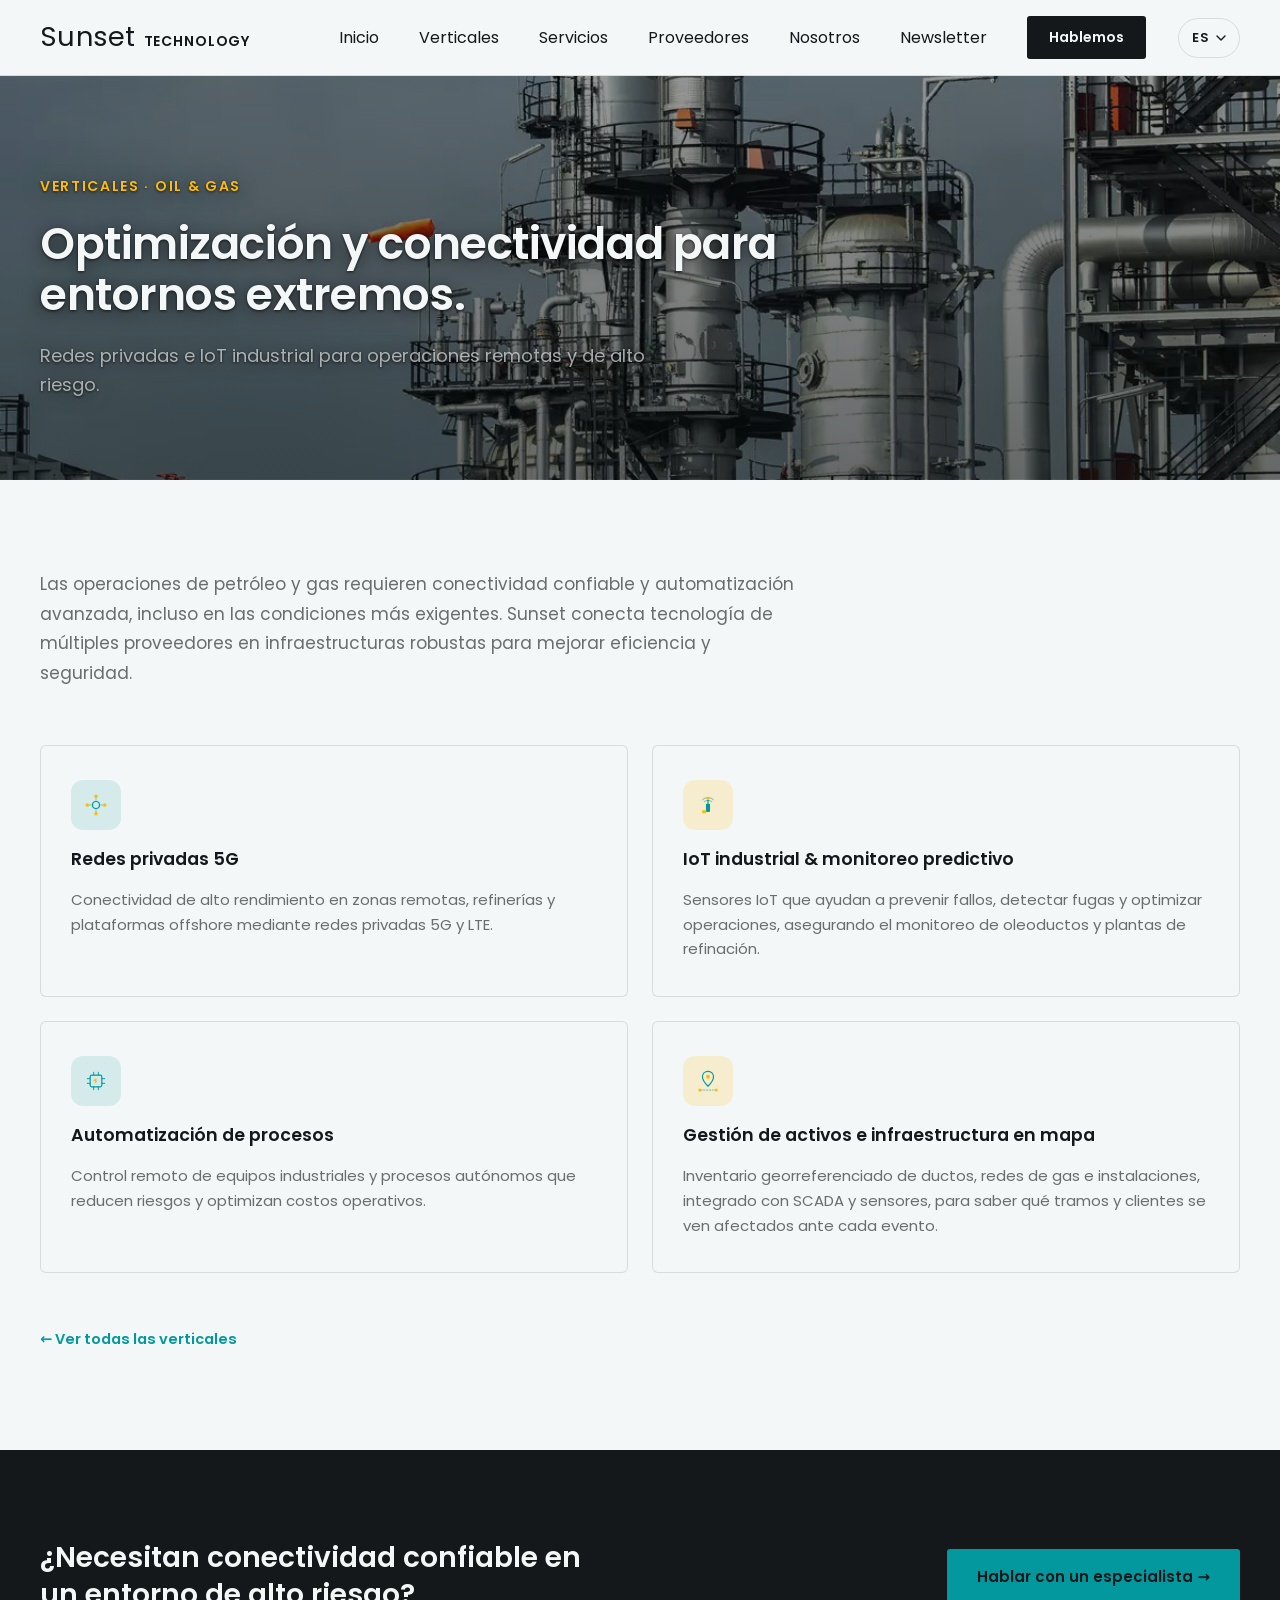
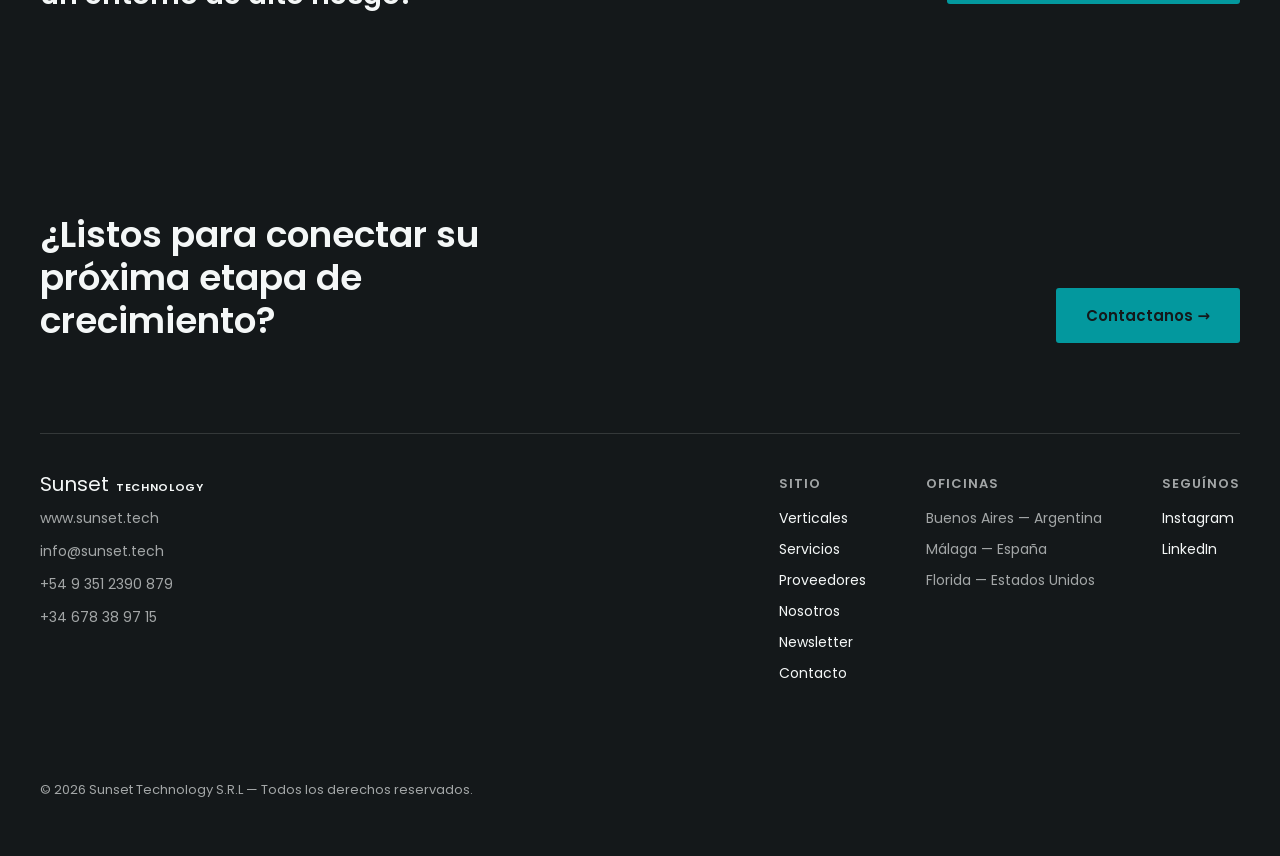
<file: vertical-oil-gas.html>
<!DOCTYPE html>

<html lang="es">
<head>
<meta charset="utf-8"/>
<meta content="width=device-width, initial-scale=1" name="viewport"/>
<title>Optimización y conectividad para entornos extremos. — Sunset Technology</title>
<meta content="Las operaciones de petróleo y gas requieren conectividad confiable y automatización avanzada, incluso en las condiciones más exigentes. Sunset conecta tecnología de múltiples proveedores en infraestructuras robustas para mejorar eficiencia y seguridad." name="description"/>
<link href="[data-uri]" rel="icon"/>
<link href="https://fonts.googleapis.com" rel="preconnect"/>
<link href="https://fonts.googleapis.com/css2?family=Poppins:wght@400;500;600;700&amp;display=swap" rel="stylesheet"/>
<style>
@font-face{
  font-family:'Blanka';
  font-style:normal;
  font-weight:400;
  font-display:swap;
  src:url('https://fonts.cdnfonts.com/s/18915/Blanka-Regular.woff') format('woff');
}
:root{
  --ink:#14181A;
  --ink-soft:#1D2426;
  --ink-line: rgba(244,247,247,0.14);
  --paper:#F4F7F7;
  --paper-soft:#E7EEEE;
  --paper-line: rgba(20,24,26,0.12);
  --text-on-paper:#14181A;
  --text-muted-on-paper: rgba(20,24,26,0.62);
  --text-on-ink:#F4F7F7;
  --text-muted-on-ink: rgba(244,247,247,0.64);
  --accent:#03989E;
  --accent-2:#FFBC00;
  --accent-2-tint: rgba(255,188,0,0.16);
  --accent-tint: rgba(3,152,158,0.13);
  --font-display: 'Poppins', system-ui, sans-serif;
  --font-body: 'Poppins', system-ui, sans-serif;
  --font-brand: 'Blanka', 'Poppins', sans-serif;
}
*{ box-sizing:border-box; }
body{ margin:0; background:var(--paper); font-family:var(--font-body); color:var(--text-on-paper); }
h1,h2,h3{ font-family:var(--font-display); }
a{ color:inherit; text-decoration:none; }
img{ display:block; max-width:100%; }
.wrap{ width:100%; display:flex; justify-content:center; }
.container{ width:100%; max-width:1280px; padding:0 40px; box-sizing:border-box; }
.link-u{ position:relative; transition:opacity .15s; }
.link-u:hover{ opacity:0.7; }
.cta{ transition:transform .2s ease, opacity .2s ease; display:inline-block; }
.cta:hover{ opacity:0.9; transform:translateY(-1px); }
.op-name{ display:inline-block; white-space:nowrap; color:var(--text-muted-on-paper); opacity:0.55; filter:grayscale(1); transform:scale(1); transition:opacity .35s ease, color .35s ease, filter .35s ease, transform .35s ease; }
.op-name.active{ color:var(--accent); opacity:1; filter:grayscale(0); transform:scale(1.06); }

.navbar{ border-bottom:1px solid var(--paper-line); background:var(--paper); position:sticky; top:0; z-index:20; }
.nav-links{ display:flex; align-items:center; gap:40px; }
.cta-dark{ font-size:14px; font-weight:600; background:var(--ink); color:var(--paper); padding:11px 22px; border-radius:3px; }
.brand-wordmark{ color:inherit; }

.nav-toggle{ display:none; flex-direction:column; justify-content:center; align-items:center; gap:5px; width:30px; height:30px; background:none; border:none; cursor:pointer; padding:0; flex:0 0 auto; }
.nav-toggle span{ display:block; width:22px; height:2px; background:var(--text-on-paper); border-radius:2px; transition:transform .2s ease, opacity .2s ease; }
.nav-toggle.open span:nth-child(1){ transform:translateY(7px) rotate(45deg); }
.nav-toggle.open span:nth-child(2){ opacity:0; }
.nav-toggle.open span:nth-child(3){ transform:translateY(-7px) rotate(-45deg); }

.nav-mobile-menu{ display:none; flex-direction:column; border-top:1px solid var(--paper-line); background:var(--paper); }
.nav-mobile-menu.open{ display:flex; }
.nav-mobile-menu a{ padding:16px 40px; font-size:15px; border-bottom:1px solid var(--paper-line); color:var(--text-on-paper); }
.nav-mobile-menu a.cta{ margin:16px 40px; padding:13px 22px; text-align:center; border-bottom:none; display:inline-block; color:var(--paper); }

.lang-switch{ position:relative; flex:0 0 auto; }
.lang-switch-btn{ display:flex; align-items:center; gap:7px; font-family:var(--font-body); font-size:13px; font-weight:600; letter-spacing:0.03em; padding:9px 13px; border:1px solid var(--paper-line); border-radius:20px; background:transparent; cursor:pointer; color:var(--text-on-paper); }
.lang-switch-btn:hover{ background:var(--paper-soft); }
.lang-switch-menu{ position:absolute; top:calc(100% + 8px); right:0; background:var(--paper); border:1px solid var(--paper-line); border-radius:8px; box-shadow:0 10px 28px rgba(0,0,0,.14); overflow:hidden; min-width:130px; display:none; z-index:30; }
.lang-switch.open .lang-switch-menu{ display:block; }
.lang-switch-menu button{ display:block; width:100%; text-align:left; padding:10px 16px; font-size:13.5px; font-family:var(--font-body); background:none; border:none; cursor:pointer; color:var(--text-on-paper); }
.lang-switch-menu button:hover{ background:var(--paper-soft); }
.lang-switch-menu button.active{ color:var(--accent); font-weight:600; }

@keyframes fadeInUp{ from{opacity:0; transform:translateY(20px);} to{opacity:1; transform:translateY(0);} }
.hero-in{ opacity:0; animation:fadeInUp .8s cubic-bezier(.2,.7,.3,1) forwards; }

@keyframes pulseDot{ 0%,100%{opacity:.4; transform:scale(1);} 50%{opacity:1; transform:scale(1.25);} }
.pulse{ animation:pulseDot 2.4s ease-in-out infinite; transform-origin:center; }

@keyframes floatSlow{ 0%,100%{ transform:translateY(0); } 50%{ transform:translateY(-10px); } }
.float{ animation:floatSlow 5s ease-in-out infinite; }

@keyframes marquee{ from{ transform:translateX(0); } to{ transform:translateX(-50%); } }
.marquee-track{ display:flex; align-items:center; gap:64px; width:max-content; animation:marquee 26s linear infinite; }
.marquee-track:hover, .logo-track:hover{ animation-play-state:paused; }

@keyframes marqueeLogos{ from{ transform:translateX(0); } to{ transform:translateX(-50%); } }
.logo-track{ display:flex; align-items:center; gap:28px; width:max-content; animation:marqueeLogos 34s linear infinite; }
.logo-tile{ background:var(--paper); border:1px solid var(--paper-line); border-radius:8px; height:84px; width:168px; display:flex; align-items:center; justify-content:center; padding:16px 22px; flex:0 0 auto; }
.logo-tile img{ max-width:100%; max-height:100%; object-fit:contain; filter:grayscale(1) opacity(0.65); transition:filter .25s ease; }
.logo-tile:hover img{ filter:grayscale(0) opacity(1); }

@keyframes flowDash{ to{ stroke-dashoffset:-48; } }
.flow-line{ stroke-dasharray:5 11; animation:flowDash 1.6s linear infinite; }
.solid-line{ stroke-linecap:round; }

@keyframes drawLine{ to{ stroke-dashoffset:0; } }
.draw-line{ stroke-linecap:round; stroke-dasharray:100; stroke-dashoffset:100; animation:drawLine 1.3s cubic-bezier(.3,.7,.4,1) forwards; }

@keyframes driftBg{ 0%,100%{ transform:translate(0,0); } 50%{ transform:translate(-18px,10px); } }
.bg-drift{ animation:driftBg 9s ease-in-out infinite; }

@keyframes globeZoom{ 0%,100%{ transform:scale(1); } 50%{ transform:scale(1.09); } }
.globe-zoom{ animation:globeZoom 22s ease-in-out infinite; }

.seq-group{ opacity:0; transition:opacity 1.1s ease; }
.reveal.is-visible .seq-group.seq-1{ opacity:1; transition-delay:.3s; }
.reveal.is-visible .seq-group.seq-2{ opacity:1; transition-delay:2.3s; }
.reveal.is-visible .seq-group.seq-3{ opacity:1; transition-delay:4.3s; }

.reveal{ opacity:0; transform:translateY(26px); transition:opacity .7s ease, transform .7s ease; }
.reveal.is-visible{ opacity:1; transform:translateY(0); }

.card{ transition:transform .25s ease, box-shadow .25s ease, border-color .25s ease; }
.card:hover{ transform:translateY(-6px); box-shadow:0 16px 32px rgba(18,24,31,0.10); border-color:rgba(18,24,31,0.26); }

.kw-cloud{ container-type:inline-size; }
.kw-word{ position:absolute; transform:translate(-50%,-50%) rotate(var(--r,0deg)); transform-origin:center; font-family:var(--font-display); white-space:nowrap; line-height:1; cursor:default; transition:transform .25s ease, opacity .25s ease; }
.kw-word:hover{ transform:translate(-50%,-50%) rotate(var(--r,0deg)) scale(1.12); opacity:.82; }

.rol-card{ cursor:pointer; }
.rol-card-toggle{ display:inline-flex; align-items:center; gap:7px; font-size:13px; font-weight:600; color:var(--accent); }
.rol-card-toggle svg{ flex:0 0 auto; }

.rol-modal-overlay{ position:fixed; inset:0; background:rgba(10,14,15,0.72); backdrop-filter:blur(2px); -webkit-backdrop-filter:blur(2px); display:flex; align-items:center; justify-content:center; padding:24px; z-index:100; opacity:0; visibility:hidden; transition:opacity .25s ease, visibility 0s linear .25s; }
.rol-modal-overlay.open{ opacity:1; visibility:visible; transition:opacity .25s ease; }
.rol-modal{ background:var(--ink-soft); border:1px solid var(--ink-line); border-radius:10px; max-width:520px; width:100%; max-height:80vh; overflow-y:auto; padding:42px 38px; position:relative; transform:translateY(14px) scale(.98); transition:transform .3s ease; }
.rol-modal-overlay.open .rol-modal{ transform:translateY(0) scale(1); }
.rol-modal-close{ position:absolute; top:16px; right:16px; width:32px; height:32px; border-radius:50%; border:1px solid var(--ink-line); background:transparent; color:var(--text-on-ink); display:flex; align-items:center; justify-content:center; cursor:pointer; transition:background .2s ease; padding:0; }
.rol-modal-close:hover{ background:rgba(244,247,247,0.08); }
.rol-modal-title{ font-family:var(--font-display); font-weight:600; font-size:22px; color:var(--text-on-ink); margin-bottom:16px; padding-right:30px; }
.rol-modal-body{ font-size:15.5px; line-height:1.7; color:var(--text-muted-on-ink); margin:0; }

.icon-badge{ transition:transform .25s ease; }
.card:hover .icon-badge{ transform:scale(1.08); }

.logo-mark{ height:26px; width:auto; display:block; }
.logo-mark.on-dark{ filter:invert(1) brightness(1.5); }

.grid-3{ display:grid; grid-template-columns:repeat(3, minmax(0,1fr)); gap:24px; }
.grid-2{ display:grid; grid-template-columns:repeat(2, minmax(0,1fr)); gap:1px; background:var(--paper-line); border:1px solid var(--paper-line); }
.grid-3-flush{ display:grid; grid-template-columns:repeat(3, minmax(0,1fr)); gap:1px; background:var(--ink-line); border:1px solid var(--ink-line); }

@media (max-width: 860px){
  .nav-links{ display:none !important; }
  .nav-toggle{ display:flex; }
  .grid-3, .grid-3-flush{ grid-template-columns:1fr !important; }
  .grid-2{ grid-template-columns:1fr !important; }
  h1{ font-size:36px !important; }
  .hero-illustration{ display:none; }
  .quienes-somos-flex{ flex-direction:column !important; }
}

</style>
</head>
<body>
<div class="navbar">
<div class="wrap">
<div class="container" style="padding-top:16px; padding-bottom:16px; display:flex; align-items:center; justify-content:space-between; gap:24px;">
<a class="brand-wordmark" href="index.html" style="display:flex; align-items:baseline; gap:8px;">
<span style="font-family:var(--font-brand); font-size:27px; line-height:1; letter-spacing:0.01em; color:var(--text-on-paper);">Sunset</span>
<span style="font-family:var(--font-display); font-weight:600; font-size:14px; letter-spacing:0.06em; text-transform:uppercase; color:var(--text-on-paper);">Technology</span>
</a>
<div style="display:flex; align-items:center; gap:32px;">
<nav class="nav-links">
<a class="link-u" href="index.html"><span data-i18n="t1">Inicio</span></a>
<a class="link-u" href="verticales.html"><span data-i18n="t2">Verticales</span></a>
<a class="link-u" href="servicios.html"><span data-i18n="t3">Servicios</span></a>
<a class="link-u" href="proveedores.html"><span data-i18n="t4">Proveedores</span></a>
<a class="link-u" href="nosotros.html"><span data-i18n="t5">Nosotros</span></a>
<a class="link-u" href="newsletter.html"><span data-i18n="t6">Newsletter</span></a>
<a class="cta cta-dark" href="contacto.html"><span data-i18n="t7">Hablemos</span></a>
</nav>
<div class="lang-switch">
<button aria-expanded="false" aria-haspopup="true" class="lang-switch-btn" type="button">
<span class="lang-switch-current"><span data-i18n="t8">ES</span></span>
<svg fill="none" height="6" viewbox="0 0 10 6" width="10"><path d="M1 1l4 4 4-4" stroke="currentColor" stroke-linecap="round" stroke-linejoin="round" stroke-width="1.4"></path></svg>
</button>
<div class="lang-switch-menu">
<button data-lang="es" type="button"><span data-i18n="t9">Español</span></button>
<button data-lang="en" type="button"><span data-i18n="t10">English</span></button>
<button data-lang="it" type="button"><span data-i18n="t11">Italiano</span></button>
</div>
</div>
<button aria-controls="nav-mobile-menu" aria-expanded="false" aria-label="Abrir menú" class="nav-toggle" id="nav-toggle" type="button">
<span></span><span></span><span></span>
</button>
</div>
</div>
</div>
<nav class="nav-mobile-menu" id="nav-mobile-menu">
<a href="index.html"><span data-i18n="t12">Inicio</span></a>
<a href="verticales.html"><span data-i18n="t13">Verticales</span></a>
<a href="servicios.html"><span data-i18n="t14">Servicios</span></a>
<a href="proveedores.html"><span data-i18n="t15">Proveedores</span></a>
<a href="nosotros.html"><span data-i18n="t16">Nosotros</span></a>
<a href="newsletter.html"><span data-i18n="t17">Newsletter</span></a>
<a class="cta cta-dark" href="contacto.html"><span data-i18n="t18">Hablemos</span></a>
</nav>
</div>
<div class="wrap" style="background:var(--ink); background-image:linear-gradient(180deg, rgba(8,12,13,.42), rgba(8,12,13,.62)), url('[data-uri]'); background-size:cover; background-position:center; color:var(--text-on-ink); position:relative; overflow:hidden;">
<div class="container" style="padding-top:100px; padding-bottom:80px; display:flex; flex-direction:column; gap:22px; position:relative; z-index:1;">
<div class="hero-in" style="font-size:14px; font-weight:600; letter-spacing:0.12em; text-transform:uppercase; color:var(--accent-2);text-shadow:0 2px 18px rgba(0,0,0,.55), 0 1px 3px rgba(0,0,0,.7);"><span data-i18n="t19">Verticales · Oil &amp; Gas</span></div>
<h1 class="hero-in" style="animation-delay:.1s; margin:0; font-family:var(--font-display); font-weight:600; font-size:44px; line-height:1.15; letter-spacing:-0.01em; max-width:760px;text-shadow:0 2px 18px rgba(0,0,0,.55), 0 1px 3px rgba(0,0,0,.7);"><span data-i18n="t20">Optimización y conectividad para entornos extremos.</span></h1>
<div class="hero-in" style="animation-delay:.2s;"><p style="margin:0; font-size:18px; line-height:1.6; color:var(--text-muted-on-ink); max-width:640px;text-shadow:0 2px 18px rgba(0,0,0,.55), 0 1px 3px rgba(0,0,0,.7);"><span data-i18n="t21">Redes privadas e IoT industrial para operaciones remotas y de alto riesgo.</span></p></div>
</div>
</div>
<div class="wrap" style="background:var(--paper);">
<div class="container" style="padding-top:90px; padding-bottom:100px; display:flex; flex-direction:column; gap:56px;">
<p class="reveal" style="margin:0; font-size:17px; line-height:1.75; color:var(--text-muted-on-paper); max-width:760px;"><span data-i18n="t22">Las operaciones de petróleo y gas requieren conectividad confiable y automatización avanzada, incluso en las condiciones más exigentes. Sunset conecta tecnología de múltiples proveedores en infraestructuras robustas para mejorar eficiencia y seguridad.</span></p>
<div class="grid-3" style="grid-template-columns:repeat(2, minmax(0,1fr));">
<div class="reveal card" style="border:1px solid var(--paper-line); border-radius:6px; padding:34px 30px; display:flex; flex-direction:column; gap:16px; background:var(--paper);">
<div class="icon-badge" style="width:50px; height:50px; border-radius:12px; background:var(--accent-tint); display:flex; align-items:center; justify-content:center;"><svg fill="none" height="28" viewbox="0 0 48 48" width="28">
<circle cx="24" cy="24" fill="none" r="6" stroke="var(--accent)" stroke-width="2"></circle>
<g opacity="0.55" stroke="var(--accent)" stroke-width="1.4">
<line x1="24" x2="24" y1="18" y2="9"></line><line x1="24" x2="24" y1="30" y2="39"></line>
<line x1="18" x2="9" y1="24" y2="24"></line><line x1="30" x2="39" y1="24" y2="24"></line>
</g>
<circle cx="24" cy="9" fill="var(--accent-2)" r="3"></circle>
<circle cx="24" cy="39" fill="var(--accent-2)" r="3"></circle>
<circle cx="9" cy="24" fill="var(--accent-2)" r="3"></circle>
<circle cx="39" cy="24" fill="var(--accent-2)" r="3"></circle>
</svg></div>
<div style="font-weight:600; font-size:17.5px;"><span data-i18n="t23">Redes privadas 5G</span></div>
<p style="margin:0; font-size:15px; line-height:1.65; color:var(--text-muted-on-paper);"><span data-i18n="t24">Conectividad de alto rendimiento en zonas remotas, refinerías y plataformas offshore mediante redes privadas 5G y LTE.</span></p>
</div>
<div class="reveal card" style="border:1px solid var(--paper-line); border-radius:6px; padding:34px 30px; display:flex; flex-direction:column; gap:16px; background:var(--paper); transition-delay:0.05s;">
<div class="icon-badge" style="width:50px; height:50px; border-radius:12px; background:var(--accent-2-tint); display:flex; align-items:center; justify-content:center;"><svg fill="none" height="28" viewbox="0 0 48 48" width="28">
<rect fill="var(--accent)" height="14" rx="1.6" width="7" x="20.5" y="22"></rect>
<path d="M24 22v-6" stroke="var(--accent)" stroke-linecap="round" stroke-width="2"></path>
<path d="M17.5 18.5a9 9 0 0 1 13 0M14.5 15a13.5 13.5 0 0 1 19 0" fill="none" opacity="0.6" stroke="var(--accent)" stroke-linecap="round" stroke-width="1.6"></path>
<circle cx="24" cy="12.5" fill="var(--accent-2)" r="2.6"></circle>
<rect fill="var(--accent-2)" height="5" rx="1.2" width="7" x="14" y="33"></rect>
</svg></div>
<div style="font-weight:600; font-size:17.5px;"><span data-i18n="t25">IoT industrial &amp; monitoreo predictivo</span></div>
<p style="margin:0; font-size:15px; line-height:1.65; color:var(--text-muted-on-paper);"><span data-i18n="t26">Sensores IoT que ayudan a prevenir fallos, detectar fugas y optimizar operaciones, asegurando el monitoreo de oleoductos y plantas de refinación.</span></p>
</div>
<div class="reveal card" style="border:1px solid var(--paper-line); border-radius:6px; padding:34px 30px; display:flex; flex-direction:column; gap:16px; background:var(--paper); transition-delay:0.1s;">
<div class="icon-badge" style="width:50px; height:50px; border-radius:12px; background:var(--accent-tint); display:flex; align-items:center; justify-content:center;"><svg fill="none" height="28" viewbox="0 0 48 48" width="28">
<rect fill="none" height="20" rx="3" stroke="var(--accent)" stroke-width="2" width="20" x="14" y="14"></rect>
<path d="M20 14v-5M28 14v-5M20 39v-5M28 39v-5M14 20H9M14 28H9M39 20h-5M39 28h-5" stroke="var(--accent)" stroke-linecap="round" stroke-width="1.6"></path>
<path d="M22 20l-3.2 4.6H23L21 29l6-5.4h-3.6L26 20z" fill="var(--accent-2)"></path>
</svg></div>
<div style="font-weight:600; font-size:17.5px;"><span data-i18n="t27">Automatización de procesos</span></div>
<p style="margin:0; font-size:15px; line-height:1.65; color:var(--text-muted-on-paper);"><span data-i18n="t28">Control remoto de equipos industriales y procesos autónomos que reducen riesgos y optimizan costos operativos.</span></p>
</div>
<div class="reveal card" style="border:1px solid var(--paper-line); border-radius:6px; padding:34px 30px; display:flex; flex-direction:column; gap:16px; background:var(--paper); transition-delay:0.15s;">
<div class="icon-badge" style="width:50px; height:50px; border-radius:12px; background:var(--accent-2-tint); display:flex; align-items:center; justify-content:center;"><svg fill="none" height="28" viewbox="0 0 48 48" width="28">
<path d="M24 7.5c-5.4 0-9.5 4-9.5 9.3 0 6.9 9.5 16.2 9.5 16.2s9.5-9.3 9.5-16.2c0-5.3-4.1-9.3-9.5-9.3z" fill="none" stroke="var(--accent)" stroke-width="2"></path>
<circle cx="24" cy="16.8" fill="var(--accent-2)" r="3.4"></circle>
<path d="M11 39.5h26" opacity="0.55" stroke="var(--accent)" stroke-dasharray="2.5 2.5" stroke-linecap="round" stroke-width="1.6"></path>
<circle cx="10" cy="39.5" fill="var(--accent-2)" r="2.6"></circle>
<circle cx="38" cy="39.5" fill="var(--accent-2)" r="2.6"></circle>
</svg></div>
<div style="font-weight:600; font-size:17.5px;"><span data-i18n="t53">Gestión de activos e infraestructura en mapa</span></div>
<p style="margin:0; font-size:15px; line-height:1.65; color:var(--text-muted-on-paper);"><span data-i18n="t54">Inventario georreferenciado de ductos, redes de gas e instalaciones, integrado con SCADA y sensores, para saber qué tramos y clientes se ven afectados ante cada evento.</span></p>
</div>
</div>
<a class="reveal link-u" href="verticales.html" style="font-size:14.5px; font-weight:600; color:var(--accent);"><span data-i18n="t29">← Ver todas las verticales</span></a>
</div>
</div>
<div class="wrap" style="background:var(--ink); color:var(--text-on-ink);">
<div class="container" style="padding-top:90px; padding-bottom:90px; display:flex; align-items:center; justify-content:space-between; gap:30px; flex-wrap:wrap;">
<h2 class="reveal" style="margin:0; font-weight:600; font-size:28px; line-height:1.3; max-width:560px;"><span data-i18n="t30">¿Necesitan conectividad confiable en un entorno de alto riesgo?</span></h2>
<a class="reveal cta" href="contacto.html" style="background:var(--accent); color:var(--ink); font-weight:600; font-size:15px; padding:16px 30px; border-radius:3px;"><span data-i18n="t31">Hablar con un especialista →</span></a>
</div>
</div>
<div class="wrap" style="background:var(--ink); color:var(--text-on-ink);">
<div class="container" style="padding-top:110px; padding-bottom:56px; display:flex; flex-direction:column; gap:90px;">
<div class="reveal" style="display:flex; align-items:flex-end; justify-content:space-between; flex-wrap:wrap; gap:30px;">
<h2 style="margin:0; font-family:var(--font-display); font-weight:600; font-size:36px; line-height:1.2; max-width:560px;"><span data-i18n="t32">¿Listos para conectar su próxima etapa de crecimiento?</span></h2>
<a class="cta" href="contacto.html" style="background:var(--accent); color:var(--ink); font-weight:600; font-size:15px; padding:16px 30px; border-radius:3px; white-space:nowrap;"><span data-i18n="t33">Contactanos →</span></a>
</div>
<div style="display:flex; justify-content:space-between; gap:40px; flex-wrap:wrap; padding-top:40px; border-top:1px solid var(--ink-line);">
<div style="display:flex; flex-direction:column; gap:12px;">
<div class="brand-wordmark" style="display:flex; align-items:baseline; gap:7px;">
<span style="font-family:var(--font-brand); font-size:20px; line-height:1;">Sunset</span>
<span style="font-family:var(--font-display); font-weight:600; font-size:11px; letter-spacing:0.06em; text-transform:uppercase;">Technology</span>
</div>
<a class="link-u" href="https://www.sunset.tech" style="font-size:14px; color:var(--text-muted-on-ink);"><span data-i18n="t34">www.sunset.tech</span></a>
<a class="link-u" href="mailto:info@sunset.tech" style="font-size:14px; color:var(--text-muted-on-ink);"><span data-i18n="t35">info@sunset.tech</span></a>
<a class="link-u" href="https://wa.me/5493512390879" style="font-size:14px; color:var(--text-muted-on-ink); font-variant-numeric:tabular-nums;"><span data-i18n="t36">+54 9 351 2390 879</span></a>
<a class="link-u" href="https://wa.me/34678389715" style="font-size:14px; color:var(--text-muted-on-ink); font-variant-numeric:tabular-nums;"><span data-i18n="t37">+34 678 38 97 15</span></a>
</div>
<div style="display:flex; gap:60px; flex-wrap:wrap;">
<div style="display:flex; flex-direction:column; gap:10px;">
<div style="font-size:13px; font-weight:600; letter-spacing:0.08em; text-transform:uppercase; color:var(--text-muted-on-ink); margin-bottom:4px;"><span data-i18n="t38">Sitio</span></div>
<a class="link-u" href="verticales.html" style="font-size:14px;"><span data-i18n="t39">Verticales</span></a>
<a class="link-u" href="servicios.html" style="font-size:14px;"><span data-i18n="t40">Servicios</span></a>
<a class="link-u" href="proveedores.html" style="font-size:14px;"><span data-i18n="t41">Proveedores</span></a>
<a class="link-u" href="nosotros.html" style="font-size:14px;"><span data-i18n="t42">Nosotros</span></a>
<a class="link-u" href="newsletter.html" style="font-size:14px;"><span data-i18n="t43">Newsletter</span></a>
<a class="link-u" href="contacto.html" style="font-size:14px;"><span data-i18n="t44">Contacto</span></a>
</div>
<div style="display:flex; flex-direction:column; gap:10px;">
<div style="font-size:13px; font-weight:600; letter-spacing:0.08em; text-transform:uppercase; color:var(--text-muted-on-ink); margin-bottom:4px;"><span data-i18n="t45">Oficinas</span></div>
<div style="font-size:14px; color:var(--text-muted-on-ink);"><span data-i18n="t46">Buenos Aires — Argentina</span></div>
<div style="font-size:14px; color:var(--text-muted-on-ink);"><span data-i18n="t47">Málaga — España</span></div>
<div style="font-size:14px; color:var(--text-muted-on-ink);"><span data-i18n="t48">Florida — Estados Unidos</span></div>
</div>
<div style="display:flex; flex-direction:column; gap:10px;">
<div style="font-size:13px; font-weight:600; letter-spacing:0.08em; text-transform:uppercase; color:var(--text-muted-on-ink); margin-bottom:4px;"><span data-i18n="t49">Seguínos</span></div>
<a class="link-u" href="https://www.instagram.com/sunset.technology" style="font-size:14px;"><span data-i18n="t50">Instagram</span></a>
<a class="link-u" href="https://www.linkedin.com/company/sunset-technology" style="font-size:14px;"><span data-i18n="t51">LinkedIn</span></a>
</div>
</div>
</div>
<div style="font-size:13px; color:var(--text-muted-on-ink); padding-top:6px;"><span data-i18n="t52">© 2026 Sunset Technology S.R.L — Todos los derechos reservados.</span></div>
</div>
</div>
<script>window.__I18N__ = {"__title__": {"es": "Optimización y conectividad para entornos extremos. — Sunset Technology", "en": "Optimization and connectivity for extreme environments. — Sunset Technology", "it": "Ottimizzazione e connettività per ambienti estremi. — Sunset Technology"}, "__meta_desc__": {"es": "Las operaciones de petróleo y gas requieren conectividad confiable y automatización avanzada, incluso en las condiciones más exigentes. Sunset conecta tecnología de múltiples proveedores en infraestructuras robustas para mejorar eficiencia y seguridad.", "en": "Oil and gas operations require reliable connectivity and advanced automation, even in the most demanding conditions. Sunset connects technology from multiple vendors into robust infrastructures to improve efficiency and safety.", "it": "Le operazioni di petrolio e gas richiedono connettività affidabile e automazione avanzata, anche nelle condizioni più impegnative. Sunset collega tecnologie di più fornitori in infrastrutture robuste per migliorare efficienza e sicurezza."}, "t1": {"es": "Inicio", "en": "Home", "it": "Home"}, "t2": {"es": "Verticales", "en": "Verticals", "it": "Verticali"}, "t3": {"es": "Servicios", "en": "Services", "it": "Servizi"}, "t4": {"es": "Proveedores", "en": "Partners", "it": "Fornitori"}, "t5": {"es": "Nosotros", "en": "About us", "it": "Chi siamo"}, "t6": {"es": "Newsletter", "en": "Newsletter", "it": "Newsletter"}, "t7": {"es": "Hablemos", "en": "Let's talk", "it": "Parliamone"}, "t8": {"es": "ES", "en": "ES", "it": "ES"}, "t9": {"es": "Español", "en": "Español", "it": "Español"}, "t10": {"es": "English", "en": "English", "it": "English"}, "t11": {"es": "Italiano", "en": "Italiano", "it": "Italiano"}, "t12": {"es": "Inicio", "en": "Home", "it": "Home"}, "t13": {"es": "Verticales", "en": "Verticals", "it": "Verticali"}, "t14": {"es": "Servicios", "en": "Services", "it": "Servizi"}, "t15": {"es": "Proveedores", "en": "Partners", "it": "Fornitori"}, "t16": {"es": "Nosotros", "en": "About us", "it": "Chi siamo"}, "t17": {"es": "Newsletter", "en": "Newsletter", "it": "Newsletter"}, "t18": {"es": "Hablemos", "en": "Let's talk", "it": "Parliamone"}, "t19": {"es": "Verticales · Oil & Gas", "en": "Verticals · Oil & Gas", "it": "Verticali · Oil & Gas"}, "t20": {"es": "Optimización y conectividad para entornos extremos.", "en": "Optimization and connectivity for extreme environments.", "it": "Ottimizzazione e connettività per ambienti estremi."}, "t21": {"es": "Redes privadas e IoT industrial para operaciones remotas y de alto riesgo.", "en": "Private networks and industrial IoT for remote, high-risk operations.", "it": "Reti private e IoT industriale per operazioni remote e ad alto rischio."}, "t22": {"es": "Las operaciones de petróleo y gas requieren conectividad confiable y automatización avanzada, incluso en las condiciones más exigentes. Sunset conecta tecnología de múltiples proveedores en infraestructuras robustas para mejorar eficiencia y seguridad.", "en": "Oil and gas operations require reliable connectivity and advanced automation, even in the most demanding conditions. Sunset connects technology from multiple vendors into robust infrastructures to improve efficiency and safety.", "it": "Le operazioni di petrolio e gas richiedono connettività affidabile e automazione avanzata, anche nelle condizioni più impegnative. Sunset collega tecnologie di più fornitori in infrastrutture robuste per migliorare efficienza e sicurezza."}, "t23": {"es": "Redes privadas 5G", "en": "Private 5G networks", "it": "Reti private 5G"}, "t24": {"es": "Conectividad de alto rendimiento en zonas remotas, refinerías y plataformas offshore mediante redes privadas 5G y LTE.", "en": "High-performance connectivity in remote areas, refineries and offshore platforms through private 5G and LTE networks.", "it": "Connettività ad alte prestazioni in aree remote, raffinerie e piattaforme offshore tramite reti private 5G e LTE."}, "t25": {"es": "IoT industrial & monitoreo predictivo", "en": "Industrial IoT & predictive monitoring", "it": "IoT industriale & monitoraggio predittivo"}, "t26": {"es": "Sensores IoT que ayudan a prevenir fallos, detectar fugas y optimizar operaciones, asegurando el monitoreo de oleoductos y plantas de refinación.", "en": "IoT sensors that help prevent failures, detect leaks and optimize operations, ensuring monitoring of pipelines and refining plants.", "it": "Sensori IoT che aiutano a prevenire guasti, rilevare perdite e ottimizzare le operazioni, garantendo il monitoraggio di oleodotti e impianti di raffinazione."}, "t27": {"es": "Automatización de procesos", "en": "Process automation", "it": "Automazione dei processi"}, "t28": {"es": "Control remoto de equipos industriales y procesos autónomos que reducen riesgos y optimizan costos operativos.", "en": "Remote control of industrial equipment and autonomous processes that reduce risk and optimize operating costs.", "it": "Controllo remoto di apparecchiature industriali e processi autonomi che riducono i rischi e ottimizzano i costi operativi."}, "t53": {"es": "Gestión de activos e infraestructura en mapa", "en": "Map-based asset and infrastructure management", "it": "Gestione su mappa di asset e infrastrutture"}, "t54": {"es": "Inventario georreferenciado de ductos, redes de gas e instalaciones, integrado con SCADA y sensores, para saber qué tramos y clientes se ven afectados ante cada evento.", "en": "Geo-referenced inventory of pipelines, gas networks and facilities, integrated with SCADA and sensors, to see which segments and customers are affected by each event.", "it": "Inventario georeferenziato di condotte, reti del gas e impianti, integrato con SCADA e sensori, per sapere quali tratti e clienti sono interessati da ogni evento."}, "t29": {"es": "← Ver todas las verticales", "en": "← View all verticals", "it": "← Vedi tutte le verticali"}, "t30": {"es": "¿Necesitan conectividad confiable en un entorno de alto riesgo?", "en": "Need reliable connectivity in a high-risk environment?", "it": "Avete bisogno di connettività affidabile in un ambiente ad alto rischio?"}, "t31": {"es": "Hablar con un especialista →", "en": "Talk to a specialist →", "it": "Parla con uno specialista →"}, "t32": {"es": "¿Listos para conectar su próxima etapa de crecimiento?", "en": "Ready to connect your next stage of growth?", "it": "Pronti a collegare la vostra prossima fase di crescita?"}, "t33": {"es": "Contactanos →", "en": "Contact us →", "it": "Contattaci →"}, "t34": {"es": "www.sunset.tech", "en": "www.sunset.tech", "it": "www.sunset.tech"}, "t35": {"es": "info@sunset.tech", "en": "info@sunset.tech", "it": "info@sunset.tech"}, "t36": {"es": "+54 9 351 2390 879", "en": "+54 9 351 2390 879", "it": "+54 9 351 2390 879"}, "t37": {"es": "+34 678 38 97 15", "en": "+34 678 38 97 15", "it": "+34 678 38 97 15"}, "t38": {"es": "Sitio", "en": "Site", "it": "Sito"}, "t39": {"es": "Verticales", "en": "Verticals", "it": "Verticali"}, "t40": {"es": "Servicios", "en": "Services", "it": "Servizi"}, "t41": {"es": "Proveedores", "en": "Partners", "it": "Fornitori"}, "t42": {"es": "Nosotros", "en": "About us", "it": "Chi siamo"}, "t43": {"es": "Newsletter", "en": "Newsletter", "it": "Newsletter"}, "t44": {"es": "Contacto", "en": "Contact", "it": "Contatti"}, "t45": {"es": "Oficinas", "en": "Offices", "it": "Uffici"}, "t46": {"es": "Buenos Aires — Argentina", "en": "Buenos Aires — Argentina", "it": "Buenos Aires — Argentina"}, "t47": {"es": "Málaga — España", "en": "Málaga — Spain", "it": "Málaga — Spagna"}, "t48": {"es": "Florida — Estados Unidos", "en": "Florida — United States", "it": "Florida — Stati Uniti"}, "t49": {"es": "Seguínos", "en": "Follow us", "it": "Seguici"}, "t50": {"es": "Instagram", "en": "Instagram", "it": "Instagram"}, "t51": {"es": "LinkedIn", "en": "LinkedIn", "it": "LinkedIn"}, "t52": {"es": "© 2026 Sunset Technology S.R.L — Todos los derechos reservados.", "en": "© 2026 Sunset Technology S.R.L — All rights reserved.", "it": "© 2026 Sunset Technology S.R.L — Tutti i diritti riservati."}};</script>
<script>
(function () {
  try {
    var els = document.querySelectorAll('.reveal');
    var io = new IntersectionObserver(function (entries) {
      entries.forEach(function (entry) {
        if (entry.isIntersecting) {
          entry.target.classList.add('is-visible');
          io.unobserve(entry.target);
        }
      });
    }, { threshold: 0.12 });
    els.forEach(function (el) { io.observe(el); });
  } catch (e) {}
})();

// ---------------------------------------------------------------------------
// Mobile navigation: hamburger toggle opens/closes the collapsible menu with
// the page links (hidden on desktop, where the inline nav-links are shown
// instead). Closes automatically after tapping any link in it.
// ---------------------------------------------------------------------------
(function () {
  try {
    var toggle = document.getElementById('nav-toggle');
    var menu = document.getElementById('nav-mobile-menu');
    if (!toggle || !menu) { return; }
    function setOpen(open) {
      menu.classList.toggle('open', open);
      toggle.classList.toggle('open', open);
      toggle.setAttribute('aria-expanded', open ? 'true' : 'false');
    }
    toggle.addEventListener('click', function () {
      setOpen(!menu.classList.contains('open'));
    });
    menu.querySelectorAll('a').forEach(function (a) {
      a.addEventListener('click', function () { setOpen(false); });
    });
  } catch (e) {}
})();

// ---------------------------------------------------------------------------
// Language switcher (ES / EN / IT). Translations for the current page are
// embedded per-page as window.__I18N__ = { "<id>": {es,en,it}, ... }.
// ---------------------------------------------------------------------------
(function () {
  try {
    var LANGS = ['es', 'en', 'it'];
    var stored = null;
    try { stored = localStorage.getItem('sunset_lang'); } catch (e) {}
    var lang = (stored && LANGS.indexOf(stored) !== -1) ? stored : 'es';

    function applyLang(l) {
      lang = l;
      try { localStorage.setItem('sunset_lang', l); } catch (e) {}
      document.documentElement.lang = l;
      var data = window.__I18N__ || {};

      var titleEntry = data.__title__;
      if (titleEntry && titleEntry[l] != null) { document.title = titleEntry[l]; }
      var descEntry = data.__meta_desc__;
      if (descEntry && descEntry[l] != null) {
        var metaDesc = document.querySelector('meta[name="description"]');
        if (metaDesc) { metaDesc.setAttribute('content', descEntry[l]); }
      }

      var nodes = document.querySelectorAll('[data-i18n]');
      for (var i = 0; i < nodes.length; i++) {
        var el = nodes[i];
        var key = el.getAttribute('data-i18n');
        var entry = data[key];
        if (entry && entry[l] != null) { el.innerHTML = entry[l]; }
      }

      var attrNodes = document.querySelectorAll('[data-i18n-attr]');
      for (var j = 0; j < attrNodes.length; j++) {
        var an = attrNodes[j];
        var specs = an.getAttribute('data-i18n-attr').split(',');
        for (var s = 0; s < specs.length; s++) {
          var spec = specs[s].split(':');
          var attrEntry = data[spec[1]];
          if (attrEntry && attrEntry[l] != null) { an.setAttribute(spec[0], attrEntry[l]); }
        }
      }

      var btns = document.querySelectorAll('.lang-switch-menu button');
      for (var k = 0; k < btns.length; k++) {
        btns[k].classList.toggle('active', btns[k].getAttribute('data-lang') === l);
      }
      var label = document.querySelector('.lang-switch-current');
      if (label) { label.textContent = l.toUpperCase(); }
    }

    document.addEventListener('DOMContentLoaded', function () {
      applyLang(lang);
      var sw = document.querySelector('.lang-switch');
      if (!sw) { return; }
      var btn = sw.querySelector('.lang-switch-btn');
      btn.addEventListener('click', function (e) {
        e.stopPropagation();
        sw.classList.toggle('open');
      });
      var menuBtns = sw.querySelectorAll('.lang-switch-menu button');
      for (var i = 0; i < menuBtns.length; i++) {
        menuBtns[i].addEventListener('click', function (ev) {
          applyLang(ev.currentTarget.getAttribute('data-lang'));
          sw.classList.remove('open');
        });
      }
      document.addEventListener('click', function () { sw.classList.remove('open'); });
    });
  } catch (e) {}
})();

// ---------------------------------------------------------------------------
// "Presencia" map video: starts playing (from the beginning, so the visitor
// sees the full rotate-in + sequential Florida/Buenos Aires/Malaga reveal)
// only once it actually scrolls into view, instead of autoplaying while
// off-screen and looping past the interesting part before anyone sees it.
// ---------------------------------------------------------------------------
(function () {
  try {
    var vid = document.getElementById('presencia-video');
    if (!vid) { return; }
    var started = false;
    var io = new IntersectionObserver(function (entries) {
      entries.forEach(function (entry) {
        if (entry.isIntersecting && !started) {
          started = true;
          try { vid.currentTime = 0; } catch (e) {}
          var p = vid.play();
          if (p && p.catch) { p.catch(function () {}); }
          io.unobserve(entry.target);
        }
      });
    }, { threshold: 0.3 });
    io.observe(vid);
  } catch (e) {}
})();

// ---------------------------------------------------------------------------
// "Nuestro rol como integrador de sistemas" cards: clicking one opens a
// popup modal with the card's full explanatory text, in addition to the
// existing hover lift.
// ---------------------------------------------------------------------------
(function () {
  try {
    var overlay = document.getElementById('rol-modal-overlay');
    if (!overlay) { return; }
    var titleEl = document.getElementById('rol-modal-title');
    var bodyEl = document.getElementById('rol-modal-body');
    var closeBtn = document.getElementById('rol-modal-close');

    function openModal(title, detail) {
      titleEl.textContent = title || '';
      bodyEl.textContent = detail || '';
      overlay.classList.add('open');
    }
    function closeModal() {
      overlay.classList.remove('open');
    }

    document.querySelectorAll('.rol-card').forEach(function (card) {
      card.addEventListener('click', function () {
        openModal(card.getAttribute('data-title'), card.getAttribute('data-detail'));
      });
    });
    if (closeBtn) { closeBtn.addEventListener('click', closeModal); }
    overlay.addEventListener('click', function (e) {
      if (e.target === overlay) { closeModal(); }
    });
    document.addEventListener('keydown', function (e) {
      if (e.key === 'Escape') { closeModal(); }
    });
  } catch (e) {}
})();

// ---------------------------------------------------------------------------
// "Con la confianza de" marquee: each operator name is dim/disabled by
// default and lights up (brand color, full opacity) for roughly a second
// as it passes through the horizontal center of the track.
// ---------------------------------------------------------------------------
(function () {
  try {
    var wrap = document.querySelector('.trust-track-wrap');
    if (!wrap) { return; }
    var names = wrap.querySelectorAll('.op-name');
    if (!names.length) { return; }
    function tick() {
      var wrapRect = wrap.getBoundingClientRect();
      var centerX = wrapRect.left + wrapRect.width / 2;
      for (var i = 0; i < names.length; i++) {
        var r = names[i].getBoundingClientRect();
        var dist = Math.abs((r.left + r.width / 2) - centerX);
        var threshold = Math.max(30, r.width / 2.2);
        names[i].classList.toggle('active', dist < threshold);
      }
      requestAnimationFrame(tick);
    }
    requestAnimationFrame(tick);
  } catch (e) {}
})();

</script>
</body>
</html>
</file>
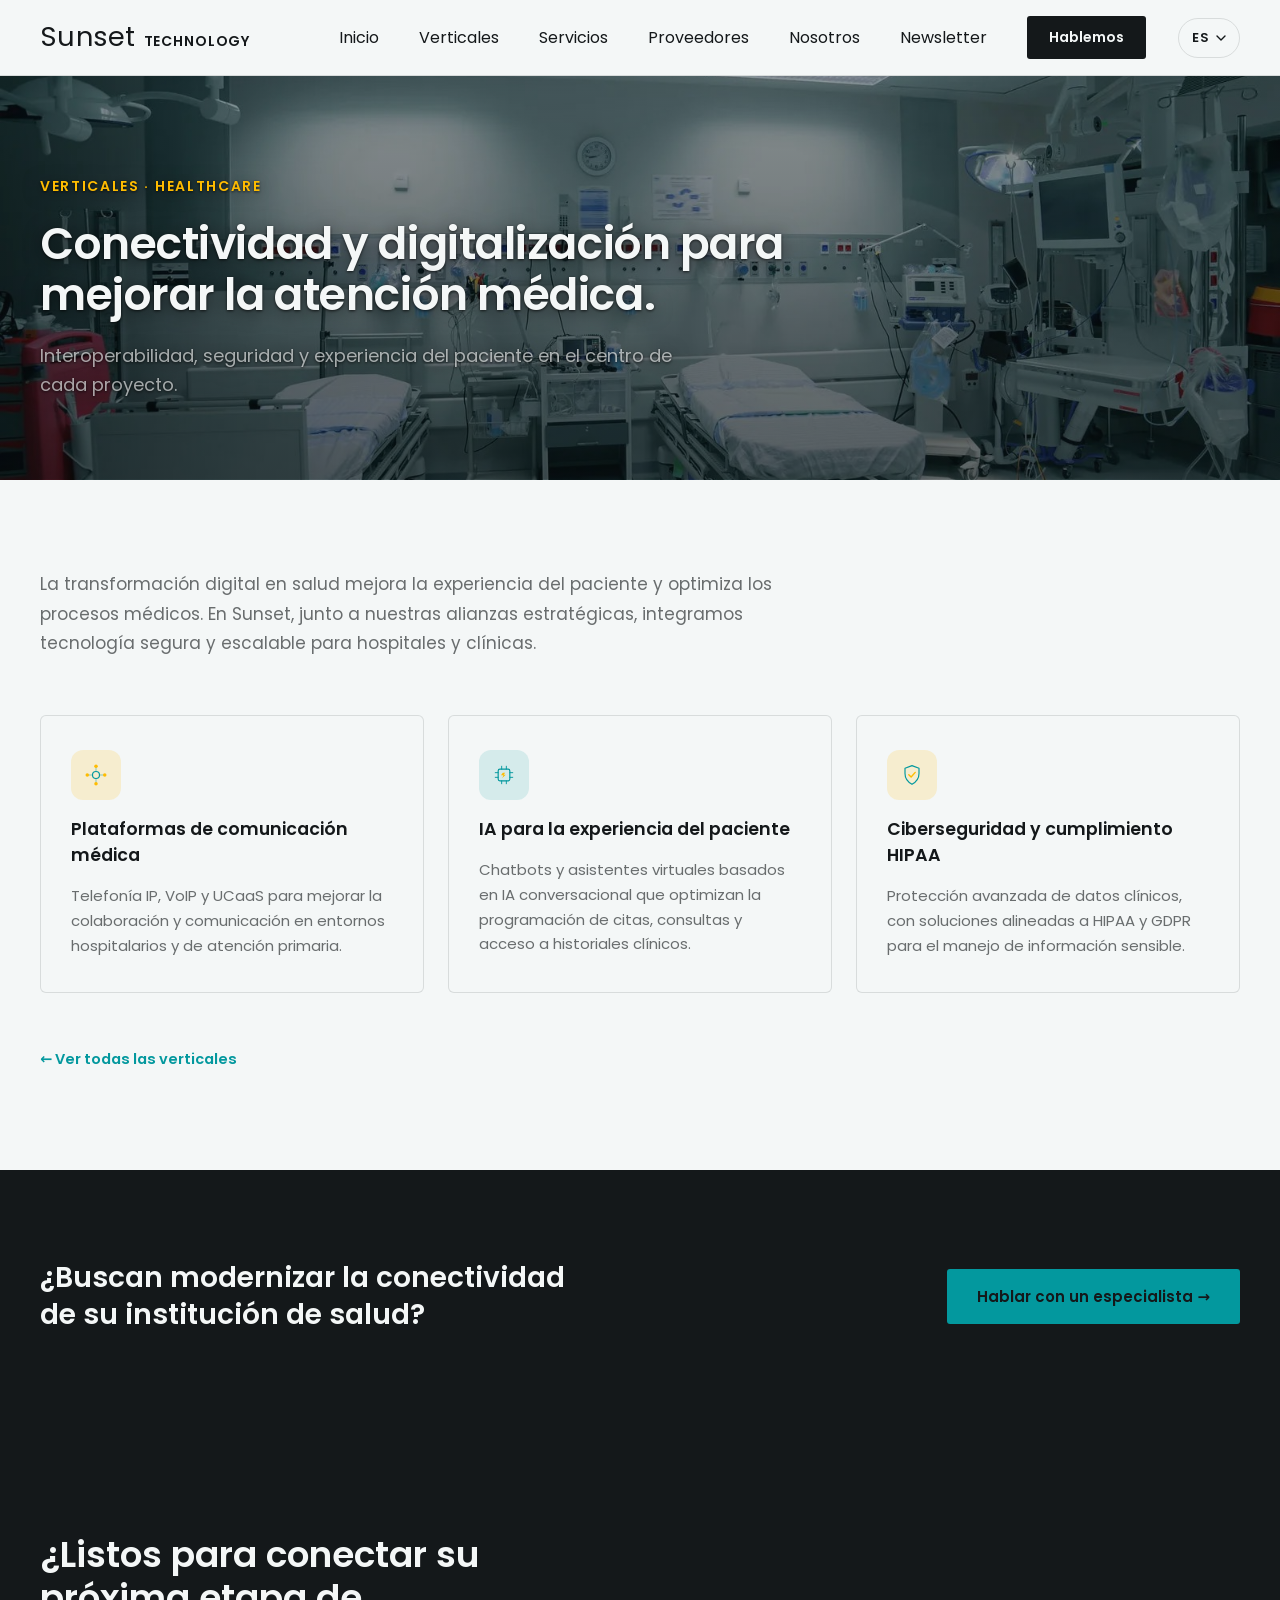
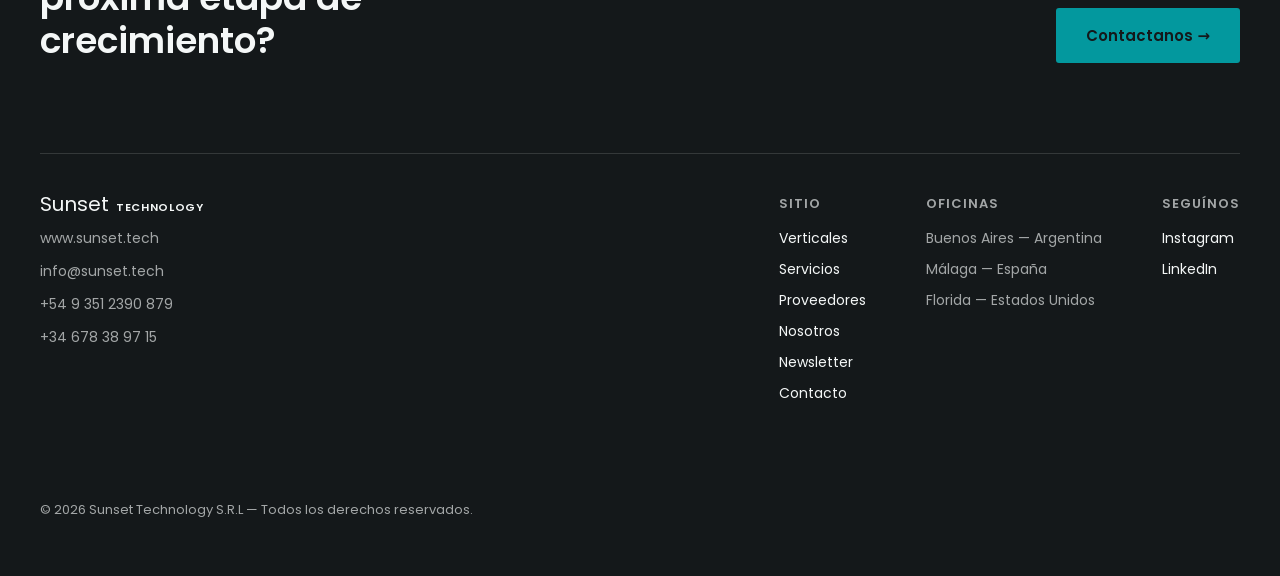
<file: vertical-salud.html>
<!DOCTYPE html>

<html lang="es">
<head>
<meta charset="utf-8"/>
<meta content="width=device-width, initial-scale=1" name="viewport"/>
<title>Conectividad y digitalización para mejorar la atención médica. — Sunset Technology</title>
<meta content="La transformación digital en salud mejora la experiencia del paciente y optimiza los procesos médicos. En Sunset, junto a nuestras alianzas estratégicas, integramos tecnología segura y escalable para hospitales y clínicas." name="description"/>
<link href="[data-uri]" rel="icon"/>
<link href="https://fonts.googleapis.com" rel="preconnect"/>
<link href="https://fonts.googleapis.com/css2?family=Poppins:wght@400;500;600;700&amp;display=swap" rel="stylesheet"/>
<style>
@font-face{
  font-family:'Blanka';
  font-style:normal;
  font-weight:400;
  font-display:swap;
  src:url('https://fonts.cdnfonts.com/s/18915/Blanka-Regular.woff') format('woff');
}
:root{
  --ink:#14181A;
  --ink-soft:#1D2426;
  --ink-line: rgba(244,247,247,0.14);
  --paper:#F4F7F7;
  --paper-soft:#E7EEEE;
  --paper-line: rgba(20,24,26,0.12);
  --text-on-paper:#14181A;
  --text-muted-on-paper: rgba(20,24,26,0.62);
  --text-on-ink:#F4F7F7;
  --text-muted-on-ink: rgba(244,247,247,0.64);
  --accent:#03989E;
  --accent-2:#FFBC00;
  --accent-2-tint: rgba(255,188,0,0.16);
  --accent-tint: rgba(3,152,158,0.13);
  --font-display: 'Poppins', system-ui, sans-serif;
  --font-body: 'Poppins', system-ui, sans-serif;
  --font-brand: 'Blanka', 'Poppins', sans-serif;
}
*{ box-sizing:border-box; }
body{ margin:0; background:var(--paper); font-family:var(--font-body); color:var(--text-on-paper); }
h1,h2,h3{ font-family:var(--font-display); }
a{ color:inherit; text-decoration:none; }
img{ display:block; max-width:100%; }
.wrap{ width:100%; display:flex; justify-content:center; }
.container{ width:100%; max-width:1280px; padding:0 40px; box-sizing:border-box; }
.link-u{ position:relative; transition:opacity .15s; }
.link-u:hover{ opacity:0.7; }
.cta{ transition:transform .2s ease, opacity .2s ease; display:inline-block; }
.cta:hover{ opacity:0.9; transform:translateY(-1px); }
.op-name{ display:inline-block; white-space:nowrap; color:var(--text-muted-on-paper); opacity:0.55; filter:grayscale(1); transform:scale(1); transition:opacity .35s ease, color .35s ease, filter .35s ease, transform .35s ease; }
.op-name.active{ color:var(--accent); opacity:1; filter:grayscale(0); transform:scale(1.06); }

.navbar{ border-bottom:1px solid var(--paper-line); background:var(--paper); position:sticky; top:0; z-index:20; }
.nav-links{ display:flex; align-items:center; gap:40px; }
.cta-dark{ font-size:14px; font-weight:600; background:var(--ink); color:var(--paper); padding:11px 22px; border-radius:3px; }
.brand-wordmark{ color:inherit; }

.nav-toggle{ display:none; flex-direction:column; justify-content:center; align-items:center; gap:5px; width:30px; height:30px; background:none; border:none; cursor:pointer; padding:0; flex:0 0 auto; }
.nav-toggle span{ display:block; width:22px; height:2px; background:var(--text-on-paper); border-radius:2px; transition:transform .2s ease, opacity .2s ease; }
.nav-toggle.open span:nth-child(1){ transform:translateY(7px) rotate(45deg); }
.nav-toggle.open span:nth-child(2){ opacity:0; }
.nav-toggle.open span:nth-child(3){ transform:translateY(-7px) rotate(-45deg); }

.nav-mobile-menu{ display:none; flex-direction:column; border-top:1px solid var(--paper-line); background:var(--paper); }
.nav-mobile-menu.open{ display:flex; }
.nav-mobile-menu a{ padding:16px 40px; font-size:15px; border-bottom:1px solid var(--paper-line); color:var(--text-on-paper); }
.nav-mobile-menu a.cta{ margin:16px 40px; padding:13px 22px; text-align:center; border-bottom:none; display:inline-block; color:var(--paper); }

.lang-switch{ position:relative; flex:0 0 auto; }
.lang-switch-btn{ display:flex; align-items:center; gap:7px; font-family:var(--font-body); font-size:13px; font-weight:600; letter-spacing:0.03em; padding:9px 13px; border:1px solid var(--paper-line); border-radius:20px; background:transparent; cursor:pointer; color:var(--text-on-paper); }
.lang-switch-btn:hover{ background:var(--paper-soft); }
.lang-switch-menu{ position:absolute; top:calc(100% + 8px); right:0; background:var(--paper); border:1px solid var(--paper-line); border-radius:8px; box-shadow:0 10px 28px rgba(0,0,0,.14); overflow:hidden; min-width:130px; display:none; z-index:30; }
.lang-switch.open .lang-switch-menu{ display:block; }
.lang-switch-menu button{ display:block; width:100%; text-align:left; padding:10px 16px; font-size:13.5px; font-family:var(--font-body); background:none; border:none; cursor:pointer; color:var(--text-on-paper); }
.lang-switch-menu button:hover{ background:var(--paper-soft); }
.lang-switch-menu button.active{ color:var(--accent); font-weight:600; }

@keyframes fadeInUp{ from{opacity:0; transform:translateY(20px);} to{opacity:1; transform:translateY(0);} }
.hero-in{ opacity:0; animation:fadeInUp .8s cubic-bezier(.2,.7,.3,1) forwards; }

@keyframes pulseDot{ 0%,100%{opacity:.4; transform:scale(1);} 50%{opacity:1; transform:scale(1.25);} }
.pulse{ animation:pulseDot 2.4s ease-in-out infinite; transform-origin:center; }

@keyframes floatSlow{ 0%,100%{ transform:translateY(0); } 50%{ transform:translateY(-10px); } }
.float{ animation:floatSlow 5s ease-in-out infinite; }

@keyframes marquee{ from{ transform:translateX(0); } to{ transform:translateX(-50%); } }
.marquee-track{ display:flex; align-items:center; gap:64px; width:max-content; animation:marquee 26s linear infinite; }
.marquee-track:hover, .logo-track:hover{ animation-play-state:paused; }

@keyframes marqueeLogos{ from{ transform:translateX(0); } to{ transform:translateX(-50%); } }
.logo-track{ display:flex; align-items:center; gap:28px; width:max-content; animation:marqueeLogos 34s linear infinite; }
.logo-tile{ background:var(--paper); border:1px solid var(--paper-line); border-radius:8px; height:84px; width:168px; display:flex; align-items:center; justify-content:center; padding:16px 22px; flex:0 0 auto; }
.logo-tile img{ max-width:100%; max-height:100%; object-fit:contain; filter:grayscale(1) opacity(0.65); transition:filter .25s ease; }
.logo-tile:hover img{ filter:grayscale(0) opacity(1); }

@keyframes flowDash{ to{ stroke-dashoffset:-48; } }
.flow-line{ stroke-dasharray:5 11; animation:flowDash 1.6s linear infinite; }
.solid-line{ stroke-linecap:round; }

@keyframes drawLine{ to{ stroke-dashoffset:0; } }
.draw-line{ stroke-linecap:round; stroke-dasharray:100; stroke-dashoffset:100; animation:drawLine 1.3s cubic-bezier(.3,.7,.4,1) forwards; }

@keyframes driftBg{ 0%,100%{ transform:translate(0,0); } 50%{ transform:translate(-18px,10px); } }
.bg-drift{ animation:driftBg 9s ease-in-out infinite; }

@keyframes globeZoom{ 0%,100%{ transform:scale(1); } 50%{ transform:scale(1.09); } }
.globe-zoom{ animation:globeZoom 22s ease-in-out infinite; }

.seq-group{ opacity:0; transition:opacity 1.1s ease; }
.reveal.is-visible .seq-group.seq-1{ opacity:1; transition-delay:.3s; }
.reveal.is-visible .seq-group.seq-2{ opacity:1; transition-delay:2.3s; }
.reveal.is-visible .seq-group.seq-3{ opacity:1; transition-delay:4.3s; }

.reveal{ opacity:0; transform:translateY(26px); transition:opacity .7s ease, transform .7s ease; }
.reveal.is-visible{ opacity:1; transform:translateY(0); }

.card{ transition:transform .25s ease, box-shadow .25s ease, border-color .25s ease; }
.card:hover{ transform:translateY(-6px); box-shadow:0 16px 32px rgba(18,24,31,0.10); border-color:rgba(18,24,31,0.26); }

.kw-cloud{ container-type:inline-size; }
.kw-word{ position:absolute; transform:translate(-50%,-50%) rotate(var(--r,0deg)); transform-origin:center; font-family:var(--font-display); white-space:nowrap; line-height:1; cursor:default; transition:transform .25s ease, opacity .25s ease; }
.kw-word:hover{ transform:translate(-50%,-50%) rotate(var(--r,0deg)) scale(1.12); opacity:.82; }

.rol-card{ cursor:pointer; }
.rol-card-toggle{ display:inline-flex; align-items:center; gap:7px; font-size:13px; font-weight:600; color:var(--accent); }
.rol-card-toggle svg{ flex:0 0 auto; }

.rol-modal-overlay{ position:fixed; inset:0; background:rgba(10,14,15,0.72); backdrop-filter:blur(2px); -webkit-backdrop-filter:blur(2px); display:flex; align-items:center; justify-content:center; padding:24px; z-index:100; opacity:0; visibility:hidden; transition:opacity .25s ease, visibility 0s linear .25s; }
.rol-modal-overlay.open{ opacity:1; visibility:visible; transition:opacity .25s ease; }
.rol-modal{ background:var(--ink-soft); border:1px solid var(--ink-line); border-radius:10px; max-width:520px; width:100%; max-height:80vh; overflow-y:auto; padding:42px 38px; position:relative; transform:translateY(14px) scale(.98); transition:transform .3s ease; }
.rol-modal-overlay.open .rol-modal{ transform:translateY(0) scale(1); }
.rol-modal-close{ position:absolute; top:16px; right:16px; width:32px; height:32px; border-radius:50%; border:1px solid var(--ink-line); background:transparent; color:var(--text-on-ink); display:flex; align-items:center; justify-content:center; cursor:pointer; transition:background .2s ease; padding:0; }
.rol-modal-close:hover{ background:rgba(244,247,247,0.08); }
.rol-modal-title{ font-family:var(--font-display); font-weight:600; font-size:22px; color:var(--text-on-ink); margin-bottom:16px; padding-right:30px; }
.rol-modal-body{ font-size:15.5px; line-height:1.7; color:var(--text-muted-on-ink); margin:0; }

.icon-badge{ transition:transform .25s ease; }
.card:hover .icon-badge{ transform:scale(1.08); }

.logo-mark{ height:26px; width:auto; display:block; }
.logo-mark.on-dark{ filter:invert(1) brightness(1.5); }

.grid-3{ display:grid; grid-template-columns:repeat(3, minmax(0,1fr)); gap:24px; }
.grid-2{ display:grid; grid-template-columns:repeat(2, minmax(0,1fr)); gap:1px; background:var(--paper-line); border:1px solid var(--paper-line); }
.grid-3-flush{ display:grid; grid-template-columns:repeat(3, minmax(0,1fr)); gap:1px; background:var(--ink-line); border:1px solid var(--ink-line); }

@media (max-width: 860px){
  .nav-links{ display:none !important; }
  .nav-toggle{ display:flex; }
  .grid-3, .grid-3-flush{ grid-template-columns:1fr !important; }
  .grid-2{ grid-template-columns:1fr !important; }
  h1{ font-size:36px !important; }
  .hero-illustration{ display:none; }
  .quienes-somos-flex{ flex-direction:column !important; }
}

</style>
</head>
<body>
<div class="navbar">
<div class="wrap">
<div class="container" style="padding-top:16px; padding-bottom:16px; display:flex; align-items:center; justify-content:space-between; gap:24px;">
<a class="brand-wordmark" href="index.html" style="display:flex; align-items:baseline; gap:8px;">
<span style="font-family:var(--font-brand); font-size:27px; line-height:1; letter-spacing:0.01em; color:var(--text-on-paper);">Sunset</span>
<span style="font-family:var(--font-display); font-weight:600; font-size:14px; letter-spacing:0.06em; text-transform:uppercase; color:var(--text-on-paper);">Technology</span>
</a>
<div style="display:flex; align-items:center; gap:32px;">
<nav class="nav-links">
<a class="link-u" href="index.html"><span data-i18n="t1">Inicio</span></a>
<a class="link-u" href="verticales.html"><span data-i18n="t2">Verticales</span></a>
<a class="link-u" href="servicios.html"><span data-i18n="t3">Servicios</span></a>
<a class="link-u" href="proveedores.html"><span data-i18n="t4">Proveedores</span></a>
<a class="link-u" href="nosotros.html"><span data-i18n="t5">Nosotros</span></a>
<a class="link-u" href="newsletter.html"><span data-i18n="t6">Newsletter</span></a>
<a class="cta cta-dark" href="contacto.html"><span data-i18n="t7">Hablemos</span></a>
</nav>
<div class="lang-switch">
<button aria-expanded="false" aria-haspopup="true" class="lang-switch-btn" type="button">
<span class="lang-switch-current"><span data-i18n="t8">ES</span></span>
<svg fill="none" height="6" viewbox="0 0 10 6" width="10"><path d="M1 1l4 4 4-4" stroke="currentColor" stroke-linecap="round" stroke-linejoin="round" stroke-width="1.4"></path></svg>
</button>
<div class="lang-switch-menu">
<button data-lang="es" type="button"><span data-i18n="t9">Español</span></button>
<button data-lang="en" type="button"><span data-i18n="t10">English</span></button>
<button data-lang="it" type="button"><span data-i18n="t11">Italiano</span></button>
</div>
</div>
<button aria-controls="nav-mobile-menu" aria-expanded="false" aria-label="Abrir menú" class="nav-toggle" id="nav-toggle" type="button">
<span></span><span></span><span></span>
</button>
</div>
</div>
</div>
<nav class="nav-mobile-menu" id="nav-mobile-menu">
<a href="index.html"><span data-i18n="t12">Inicio</span></a>
<a href="verticales.html"><span data-i18n="t13">Verticales</span></a>
<a href="servicios.html"><span data-i18n="t14">Servicios</span></a>
<a href="proveedores.html"><span data-i18n="t15">Proveedores</span></a>
<a href="nosotros.html"><span data-i18n="t16">Nosotros</span></a>
<a href="newsletter.html"><span data-i18n="t17">Newsletter</span></a>
<a class="cta cta-dark" href="contacto.html"><span data-i18n="t18">Hablemos</span></a>
</nav>
</div>
<div class="wrap" style="background:var(--ink); background-image:linear-gradient(180deg, rgba(8,12,13,.42), rgba(8,12,13,.62)), url('[data-uri]'); background-size:cover; background-position:center; color:var(--text-on-ink); position:relative; overflow:hidden;">
<div class="container" style="padding-top:100px; padding-bottom:80px; display:flex; flex-direction:column; gap:22px; position:relative; z-index:1;">
<div class="hero-in" style="font-size:14px; font-weight:600; letter-spacing:0.12em; text-transform:uppercase; color:var(--accent-2);text-shadow:0 2px 18px rgba(0,0,0,.55), 0 1px 3px rgba(0,0,0,.7);"><span data-i18n="t19">Verticales · Healthcare</span></div>
<h1 class="hero-in" style="animation-delay:.1s; margin:0; font-family:var(--font-display); font-weight:600; font-size:44px; line-height:1.15; letter-spacing:-0.01em; max-width:760px;text-shadow:0 2px 18px rgba(0,0,0,.55), 0 1px 3px rgba(0,0,0,.7);"><span data-i18n="t20">Conectividad y digitalización para mejorar la atención médica.</span></h1>
<div class="hero-in" style="animation-delay:.2s;"><p style="margin:0; font-size:18px; line-height:1.6; color:var(--text-muted-on-ink); max-width:640px;text-shadow:0 2px 18px rgba(0,0,0,.55), 0 1px 3px rgba(0,0,0,.7);"><span data-i18n="t21">Interoperabilidad, seguridad y experiencia del paciente en el centro de cada proyecto.</span></p></div>
</div>
</div>
<div class="wrap" style="background:var(--paper);">
<div class="container" style="padding-top:90px; padding-bottom:100px; display:flex; flex-direction:column; gap:56px;">
<p class="reveal" style="margin:0; font-size:17px; line-height:1.75; color:var(--text-muted-on-paper); max-width:760px;"><span data-i18n="t22">La transformación digital en salud mejora la experiencia del paciente y optimiza los procesos médicos. En Sunset, junto a nuestras alianzas estratégicas, integramos tecnología segura y escalable para hospitales y clínicas.</span></p>
<div class="grid-3">
<div class="reveal card" style="border:1px solid var(--paper-line); border-radius:6px; padding:34px 30px; display:flex; flex-direction:column; gap:16px; background:var(--paper);">
<div class="icon-badge" style="width:50px; height:50px; border-radius:12px; background:var(--accent-2-tint); display:flex; align-items:center; justify-content:center;"><svg fill="none" height="28" viewbox="0 0 48 48" width="28">
<circle cx="24" cy="24" fill="none" r="6" stroke="var(--accent)" stroke-width="2"></circle>
<g opacity="0.55" stroke="var(--accent)" stroke-width="1.4">
<line x1="24" x2="24" y1="18" y2="9"></line><line x1="24" x2="24" y1="30" y2="39"></line>
<line x1="18" x2="9" y1="24" y2="24"></line><line x1="30" x2="39" y1="24" y2="24"></line>
</g>
<circle cx="24" cy="9" fill="var(--accent-2)" r="3"></circle>
<circle cx="24" cy="39" fill="var(--accent-2)" r="3"></circle>
<circle cx="9" cy="24" fill="var(--accent-2)" r="3"></circle>
<circle cx="39" cy="24" fill="var(--accent-2)" r="3"></circle>
</svg></div>
<div style="font-weight:600; font-size:17.5px;"><span data-i18n="t23">Plataformas de comunicación médica</span></div>
<p style="margin:0; font-size:15px; line-height:1.65; color:var(--text-muted-on-paper);"><span data-i18n="t24">Telefonía IP, VoIP y UCaaS para mejorar la colaboración y comunicación en entornos hospitalarios y de atención primaria.</span></p>
</div>
<div class="reveal card" style="border:1px solid var(--paper-line); border-radius:6px; padding:34px 30px; display:flex; flex-direction:column; gap:16px; background:var(--paper); transition-delay:0.05s;">
<div class="icon-badge" style="width:50px; height:50px; border-radius:12px; background:var(--accent-tint); display:flex; align-items:center; justify-content:center;"><svg fill="none" height="28" viewbox="0 0 48 48" width="28">
<rect fill="none" height="20" rx="3" stroke="var(--accent)" stroke-width="2" width="20" x="14" y="14"></rect>
<path d="M20 14v-5M28 14v-5M20 39v-5M28 39v-5M14 20H9M14 28H9M39 20h-5M39 28h-5" stroke="var(--accent)" stroke-linecap="round" stroke-width="1.6"></path>
<path d="M22 20l-3.2 4.6H23L21 29l6-5.4h-3.6L26 20z" fill="var(--accent-2)"></path>
</svg></div>
<div style="font-weight:600; font-size:17.5px;"><span data-i18n="t25">IA para la experiencia del paciente</span></div>
<p style="margin:0; font-size:15px; line-height:1.65; color:var(--text-muted-on-paper);"><span data-i18n="t26">Chatbots y asistentes virtuales basados en IA conversacional que optimizan la programación de citas, consultas y acceso a historiales clínicos.</span></p>
</div>
<div class="reveal card" style="border:1px solid var(--paper-line); border-radius:6px; padding:34px 30px; display:flex; flex-direction:column; gap:16px; background:var(--paper); transition-delay:0.1s;">
<div class="icon-badge" style="width:50px; height:50px; border-radius:12px; background:var(--accent-2-tint); display:flex; align-items:center; justify-content:center;"><svg fill="none" height="28" viewbox="0 0 48 48" width="28">
<path d="M24 8l12 4.5v9c0 9-5.2 14.8-12 18.5-6.8-3.7-12-9.5-12-18.5v-9L24 8z" fill="none" stroke="var(--accent)" stroke-linejoin="round" stroke-width="2"></path>
<path d="M18.5 23.5l4 4 7-8" fill="none" stroke="var(--accent-2)" stroke-linecap="round" stroke-linejoin="round" stroke-width="2.4"></path>
</svg></div>
<div style="font-weight:600; font-size:17.5px;"><span data-i18n="t27">Ciberseguridad y cumplimiento HIPAA</span></div>
<p style="margin:0; font-size:15px; line-height:1.65; color:var(--text-muted-on-paper);"><span data-i18n="t28">Protección avanzada de datos clínicos, con soluciones alineadas a HIPAA y GDPR para el manejo de información sensible.</span></p>
</div>
</div>
<a class="reveal link-u" href="verticales.html" style="font-size:14.5px; font-weight:600; color:var(--accent);"><span data-i18n="t29">← Ver todas las verticales</span></a>
</div>
</div>
<div class="wrap" style="background:var(--ink); color:var(--text-on-ink);">
<div class="container" style="padding-top:90px; padding-bottom:90px; display:flex; align-items:center; justify-content:space-between; gap:30px; flex-wrap:wrap;">
<h2 class="reveal" style="margin:0; font-weight:600; font-size:28px; line-height:1.3; max-width:560px;"><span data-i18n="t30">¿Buscan modernizar la conectividad de su institución de salud?</span></h2>
<a class="reveal cta" href="contacto.html" style="background:var(--accent); color:var(--ink); font-weight:600; font-size:15px; padding:16px 30px; border-radius:3px;"><span data-i18n="t31">Hablar con un especialista →</span></a>
</div>
</div>
<div class="wrap" style="background:var(--ink); color:var(--text-on-ink);">
<div class="container" style="padding-top:110px; padding-bottom:56px; display:flex; flex-direction:column; gap:90px;">
<div class="reveal" style="display:flex; align-items:flex-end; justify-content:space-between; flex-wrap:wrap; gap:30px;">
<h2 style="margin:0; font-family:var(--font-display); font-weight:600; font-size:36px; line-height:1.2; max-width:560px;"><span data-i18n="t32">¿Listos para conectar su próxima etapa de crecimiento?</span></h2>
<a class="cta" href="contacto.html" style="background:var(--accent); color:var(--ink); font-weight:600; font-size:15px; padding:16px 30px; border-radius:3px; white-space:nowrap;"><span data-i18n="t33">Contactanos →</span></a>
</div>
<div style="display:flex; justify-content:space-between; gap:40px; flex-wrap:wrap; padding-top:40px; border-top:1px solid var(--ink-line);">
<div style="display:flex; flex-direction:column; gap:12px;">
<div class="brand-wordmark" style="display:flex; align-items:baseline; gap:7px;">
<span style="font-family:var(--font-brand); font-size:20px; line-height:1;">Sunset</span>
<span style="font-family:var(--font-display); font-weight:600; font-size:11px; letter-spacing:0.06em; text-transform:uppercase;">Technology</span>
</div>
<a class="link-u" href="https://www.sunset.tech" style="font-size:14px; color:var(--text-muted-on-ink);"><span data-i18n="t34">www.sunset.tech</span></a>
<a class="link-u" href="mailto:info@sunset.tech" style="font-size:14px; color:var(--text-muted-on-ink);"><span data-i18n="t35">info@sunset.tech</span></a>
<a class="link-u" href="https://wa.me/5493512390879" style="font-size:14px; color:var(--text-muted-on-ink); font-variant-numeric:tabular-nums;"><span data-i18n="t36">+54 9 351 2390 879</span></a>
<a class="link-u" href="https://wa.me/34678389715" style="font-size:14px; color:var(--text-muted-on-ink); font-variant-numeric:tabular-nums;"><span data-i18n="t37">+34 678 38 97 15</span></a>
</div>
<div style="display:flex; gap:60px; flex-wrap:wrap;">
<div style="display:flex; flex-direction:column; gap:10px;">
<div style="font-size:13px; font-weight:600; letter-spacing:0.08em; text-transform:uppercase; color:var(--text-muted-on-ink); margin-bottom:4px;"><span data-i18n="t38">Sitio</span></div>
<a class="link-u" href="verticales.html" style="font-size:14px;"><span data-i18n="t39">Verticales</span></a>
<a class="link-u" href="servicios.html" style="font-size:14px;"><span data-i18n="t40">Servicios</span></a>
<a class="link-u" href="proveedores.html" style="font-size:14px;"><span data-i18n="t41">Proveedores</span></a>
<a class="link-u" href="nosotros.html" style="font-size:14px;"><span data-i18n="t42">Nosotros</span></a>
<a class="link-u" href="newsletter.html" style="font-size:14px;"><span data-i18n="t43">Newsletter</span></a>
<a class="link-u" href="contacto.html" style="font-size:14px;"><span data-i18n="t44">Contacto</span></a>
</div>
<div style="display:flex; flex-direction:column; gap:10px;">
<div style="font-size:13px; font-weight:600; letter-spacing:0.08em; text-transform:uppercase; color:var(--text-muted-on-ink); margin-bottom:4px;"><span data-i18n="t45">Oficinas</span></div>
<div style="font-size:14px; color:var(--text-muted-on-ink);"><span data-i18n="t46">Buenos Aires — Argentina</span></div>
<div style="font-size:14px; color:var(--text-muted-on-ink);"><span data-i18n="t47">Málaga — España</span></div>
<div style="font-size:14px; color:var(--text-muted-on-ink);"><span data-i18n="t48">Florida — Estados Unidos</span></div>
</div>
<div style="display:flex; flex-direction:column; gap:10px;">
<div style="font-size:13px; font-weight:600; letter-spacing:0.08em; text-transform:uppercase; color:var(--text-muted-on-ink); margin-bottom:4px;"><span data-i18n="t49">Seguínos</span></div>
<a class="link-u" href="https://www.instagram.com/sunset.technology" style="font-size:14px;"><span data-i18n="t50">Instagram</span></a>
<a class="link-u" href="https://www.linkedin.com/company/sunset-technology" style="font-size:14px;"><span data-i18n="t51">LinkedIn</span></a>
</div>
</div>
</div>
<div style="font-size:13px; color:var(--text-muted-on-ink); padding-top:6px;"><span data-i18n="t52">© 2026 Sunset Technology S.R.L — Todos los derechos reservados.</span></div>
</div>
</div>
<script>window.__I18N__ = {"__title__": {"es": "Conectividad y digitalización para mejorar la atención médica. — Sunset Technology", "en": "Connectivity and digitalization to improve healthcare. — Sunset Technology", "it": "Connettività e digitalizzazione per migliorare l'assistenza sanitaria. — Sunset Technology"}, "__meta_desc__": {"es": "La transformación digital en salud mejora la experiencia del paciente y optimiza los procesos médicos. En Sunset, junto a nuestras alianzas estratégicas, integramos tecnología segura y escalable para hospitales y clínicas.", "en": "Digital transformation in healthcare improves the patient experience and streamlines medical processes. At Sunset, together with our strategic alliances, we integrate secure, scalable technology for hospitals and clinics.", "it": "La trasformazione digitale in sanità migliora l'esperienza del paziente e ottimizza i processi medici. In Sunset, insieme alle nostre alleanze strategiche, integriamo tecnologia sicura e scalabile per ospedali e cliniche."}, "t1": {"es": "Inicio", "en": "Home", "it": "Home"}, "t2": {"es": "Verticales", "en": "Verticals", "it": "Verticali"}, "t3": {"es": "Servicios", "en": "Services", "it": "Servizi"}, "t4": {"es": "Proveedores", "en": "Partners", "it": "Fornitori"}, "t5": {"es": "Nosotros", "en": "About us", "it": "Chi siamo"}, "t6": {"es": "Newsletter", "en": "Newsletter", "it": "Newsletter"}, "t7": {"es": "Hablemos", "en": "Let's talk", "it": "Parliamone"}, "t8": {"es": "ES", "en": "ES", "it": "ES"}, "t9": {"es": "Español", "en": "Español", "it": "Español"}, "t10": {"es": "English", "en": "English", "it": "English"}, "t11": {"es": "Italiano", "en": "Italiano", "it": "Italiano"}, "t12": {"es": "Inicio", "en": "Home", "it": "Home"}, "t13": {"es": "Verticales", "en": "Verticals", "it": "Verticali"}, "t14": {"es": "Servicios", "en": "Services", "it": "Servizi"}, "t15": {"es": "Proveedores", "en": "Partners", "it": "Fornitori"}, "t16": {"es": "Nosotros", "en": "About us", "it": "Chi siamo"}, "t17": {"es": "Newsletter", "en": "Newsletter", "it": "Newsletter"}, "t18": {"es": "Hablemos", "en": "Let's talk", "it": "Parliamone"}, "t19": {"es": "Verticales · Healthcare", "en": "Verticals · Healthcare", "it": "Verticali · Healthcare"}, "t20": {"es": "Conectividad y digitalización para mejorar la atención médica.", "en": "Connectivity and digitalization to improve healthcare.", "it": "Connettività e digitalizzazione per migliorare l'assistenza sanitaria."}, "t21": {"es": "Interoperabilidad, seguridad y experiencia del paciente en el centro de cada proyecto.", "en": "Interoperability, security and patient experience at the center of every project.", "it": "Interoperabilità, sicurezza ed esperienza del paziente al centro di ogni progetto."}, "t22": {"es": "La transformación digital en salud mejora la experiencia del paciente y optimiza los procesos médicos. En Sunset, junto a nuestras alianzas estratégicas, integramos tecnología segura y escalable para hospitales y clínicas.", "en": "Digital transformation in healthcare improves the patient experience and streamlines medical processes. At Sunset, together with our strategic alliances, we integrate secure, scalable technology for hospitals and clinics.", "it": "La trasformazione digitale in sanità migliora l'esperienza del paziente e ottimizza i processi medici. In Sunset, insieme alle nostre alleanze strategiche, integriamo tecnologia sicura e scalabile per ospedali e cliniche."}, "t23": {"es": "Plataformas de comunicación médica", "en": "Medical communication platforms", "it": "Piattaforme di comunicazione medica"}, "t24": {"es": "Telefonía IP, VoIP y UCaaS para mejorar la colaboración y comunicación en entornos hospitalarios y de atención primaria.", "en": "IP telephony, VoIP and UCaaS to improve collaboration and communication in hospital and primary care settings.", "it": "Telefonia IP, VoIP e UCaaS per migliorare la collaborazione e la comunicazione in ambito ospedaliero e nelle cure primarie."}, "t25": {"es": "IA para la experiencia del paciente", "en": "AI for the patient experience", "it": "IA per l'esperienza del paziente"}, "t26": {"es": "Chatbots y asistentes virtuales basados en IA conversacional que optimizan la programación de citas, consultas y acceso a historiales clínicos.", "en": "Chatbots and virtual assistants based on conversational AI that streamline appointment scheduling, inquiries and access to medical records.", "it": "Chatbot e assistenti virtuali basati su IA conversazionale che ottimizzano la programmazione degli appuntamenti, le richieste e l'accesso alle cartelle cliniche."}, "t27": {"es": "Ciberseguridad y cumplimiento HIPAA", "en": "Cybersecurity and HIPAA compliance", "it": "Cybersecurity e conformità HIPAA"}, "t28": {"es": "Protección avanzada de datos clínicos, con soluciones alineadas a HIPAA y GDPR para el manejo de información sensible.", "en": "Advanced protection of clinical data, with solutions aligned to HIPAA and GDPR for handling sensitive information.", "it": "Protezione avanzata dei dati clinici, con soluzioni allineate a HIPAA e GDPR per la gestione delle informazioni sensibili."}, "t29": {"es": "← Ver todas las verticales", "en": "← View all verticals", "it": "← Vedi tutte le verticali"}, "t30": {"es": "¿Buscan modernizar la conectividad de su institución de salud?", "en": "Looking to modernize your healthcare institution's connectivity?", "it": "Volete modernizzare la connettività della vostra struttura sanitaria?"}, "t31": {"es": "Hablar con un especialista →", "en": "Talk to a specialist →", "it": "Parla con uno specialista →"}, "t32": {"es": "¿Listos para conectar su próxima etapa de crecimiento?", "en": "Ready to connect your next stage of growth?", "it": "Pronti a collegare la vostra prossima fase di crescita?"}, "t33": {"es": "Contactanos →", "en": "Contact us →", "it": "Contattaci →"}, "t34": {"es": "www.sunset.tech", "en": "www.sunset.tech", "it": "www.sunset.tech"}, "t35": {"es": "info@sunset.tech", "en": "info@sunset.tech", "it": "info@sunset.tech"}, "t36": {"es": "+54 9 351 2390 879", "en": "+54 9 351 2390 879", "it": "+54 9 351 2390 879"}, "t37": {"es": "+34 678 38 97 15", "en": "+34 678 38 97 15", "it": "+34 678 38 97 15"}, "t38": {"es": "Sitio", "en": "Site", "it": "Sito"}, "t39": {"es": "Verticales", "en": "Verticals", "it": "Verticali"}, "t40": {"es": "Servicios", "en": "Services", "it": "Servizi"}, "t41": {"es": "Proveedores", "en": "Partners", "it": "Fornitori"}, "t42": {"es": "Nosotros", "en": "About us", "it": "Chi siamo"}, "t43": {"es": "Newsletter", "en": "Newsletter", "it": "Newsletter"}, "t44": {"es": "Contacto", "en": "Contact", "it": "Contatti"}, "t45": {"es": "Oficinas", "en": "Offices", "it": "Uffici"}, "t46": {"es": "Buenos Aires — Argentina", "en": "Buenos Aires — Argentina", "it": "Buenos Aires — Argentina"}, "t47": {"es": "Málaga — España", "en": "Málaga — Spain", "it": "Málaga — Spagna"}, "t48": {"es": "Florida — Estados Unidos", "en": "Florida — United States", "it": "Florida — Stati Uniti"}, "t49": {"es": "Seguínos", "en": "Follow us", "it": "Seguici"}, "t50": {"es": "Instagram", "en": "Instagram", "it": "Instagram"}, "t51": {"es": "LinkedIn", "en": "LinkedIn", "it": "LinkedIn"}, "t52": {"es": "© 2026 Sunset Technology S.R.L — Todos los derechos reservados.", "en": "© 2026 Sunset Technology S.R.L — All rights reserved.", "it": "© 2026 Sunset Technology S.R.L — Tutti i diritti riservati."}};</script>
<script>
(function () {
  try {
    var els = document.querySelectorAll('.reveal');
    var io = new IntersectionObserver(function (entries) {
      entries.forEach(function (entry) {
        if (entry.isIntersecting) {
          entry.target.classList.add('is-visible');
          io.unobserve(entry.target);
        }
      });
    }, { threshold: 0.12 });
    els.forEach(function (el) { io.observe(el); });
  } catch (e) {}
})();

// ---------------------------------------------------------------------------
// Mobile navigation: hamburger toggle opens/closes the collapsible menu with
// the page links (hidden on desktop, where the inline nav-links are shown
// instead). Closes automatically after tapping any link in it.
// ---------------------------------------------------------------------------
(function () {
  try {
    var toggle = document.getElementById('nav-toggle');
    var menu = document.getElementById('nav-mobile-menu');
    if (!toggle || !menu) { return; }
    function setOpen(open) {
      menu.classList.toggle('open', open);
      toggle.classList.toggle('open', open);
      toggle.setAttribute('aria-expanded', open ? 'true' : 'false');
    }
    toggle.addEventListener('click', function () {
      setOpen(!menu.classList.contains('open'));
    });
    menu.querySelectorAll('a').forEach(function (a) {
      a.addEventListener('click', function () { setOpen(false); });
    });
  } catch (e) {}
})();

// ---------------------------------------------------------------------------
// Language switcher (ES / EN / IT). Translations for the current page are
// embedded per-page as window.__I18N__ = { "<id>": {es,en,it}, ... }.
// ---------------------------------------------------------------------------
(function () {
  try {
    var LANGS = ['es', 'en', 'it'];
    var stored = null;
    try { stored = localStorage.getItem('sunset_lang'); } catch (e) {}
    var lang = (stored && LANGS.indexOf(stored) !== -1) ? stored : 'es';

    function applyLang(l) {
      lang = l;
      try { localStorage.setItem('sunset_lang', l); } catch (e) {}
      document.documentElement.lang = l;
      var data = window.__I18N__ || {};

      var titleEntry = data.__title__;
      if (titleEntry && titleEntry[l] != null) { document.title = titleEntry[l]; }
      var descEntry = data.__meta_desc__;
      if (descEntry && descEntry[l] != null) {
        var metaDesc = document.querySelector('meta[name="description"]');
        if (metaDesc) { metaDesc.setAttribute('content', descEntry[l]); }
      }

      var nodes = document.querySelectorAll('[data-i18n]');
      for (var i = 0; i < nodes.length; i++) {
        var el = nodes[i];
        var key = el.getAttribute('data-i18n');
        var entry = data[key];
        if (entry && entry[l] != null) { el.innerHTML = entry[l]; }
      }

      var attrNodes = document.querySelectorAll('[data-i18n-attr]');
      for (var j = 0; j < attrNodes.length; j++) {
        var an = attrNodes[j];
        var specs = an.getAttribute('data-i18n-attr').split(',');
        for (var s = 0; s < specs.length; s++) {
          var spec = specs[s].split(':');
          var attrEntry = data[spec[1]];
          if (attrEntry && attrEntry[l] != null) { an.setAttribute(spec[0], attrEntry[l]); }
        }
      }

      var btns = document.querySelectorAll('.lang-switch-menu button');
      for (var k = 0; k < btns.length; k++) {
        btns[k].classList.toggle('active', btns[k].getAttribute('data-lang') === l);
      }
      var label = document.querySelector('.lang-switch-current');
      if (label) { label.textContent = l.toUpperCase(); }
    }

    document.addEventListener('DOMContentLoaded', function () {
      applyLang(lang);
      var sw = document.querySelector('.lang-switch');
      if (!sw) { return; }
      var btn = sw.querySelector('.lang-switch-btn');
      btn.addEventListener('click', function (e) {
        e.stopPropagation();
        sw.classList.toggle('open');
      });
      var menuBtns = sw.querySelectorAll('.lang-switch-menu button');
      for (var i = 0; i < menuBtns.length; i++) {
        menuBtns[i].addEventListener('click', function (ev) {
          applyLang(ev.currentTarget.getAttribute('data-lang'));
          sw.classList.remove('open');
        });
      }
      document.addEventListener('click', function () { sw.classList.remove('open'); });
    });
  } catch (e) {}
})();

// ---------------------------------------------------------------------------
// "Presencia" map video: starts playing (from the beginning, so the visitor
// sees the full rotate-in + sequential Florida/Buenos Aires/Malaga reveal)
// only once it actually scrolls into view, instead of autoplaying while
// off-screen and looping past the interesting part before anyone sees it.
// ---------------------------------------------------------------------------
(function () {
  try {
    var vid = document.getElementById('presencia-video');
    if (!vid) { return; }
    var started = false;
    var io = new IntersectionObserver(function (entries) {
      entries.forEach(function (entry) {
        if (entry.isIntersecting && !started) {
          started = true;
          try { vid.currentTime = 0; } catch (e) {}
          var p = vid.play();
          if (p && p.catch) { p.catch(function () {}); }
          io.unobserve(entry.target);
        }
      });
    }, { threshold: 0.3 });
    io.observe(vid);
  } catch (e) {}
})();

// ---------------------------------------------------------------------------
// "Nuestro rol como integrador de sistemas" cards: clicking one opens a
// popup modal with the card's full explanatory text, in addition to the
// existing hover lift.
// ---------------------------------------------------------------------------
(function () {
  try {
    var overlay = document.getElementById('rol-modal-overlay');
    if (!overlay) { return; }
    var titleEl = document.getElementById('rol-modal-title');
    var bodyEl = document.getElementById('rol-modal-body');
    var closeBtn = document.getElementById('rol-modal-close');

    function openModal(title, detail) {
      titleEl.textContent = title || '';
      bodyEl.textContent = detail || '';
      overlay.classList.add('open');
    }
    function closeModal() {
      overlay.classList.remove('open');
    }

    document.querySelectorAll('.rol-card').forEach(function (card) {
      card.addEventListener('click', function () {
        openModal(card.getAttribute('data-title'), card.getAttribute('data-detail'));
      });
    });
    if (closeBtn) { closeBtn.addEventListener('click', closeModal); }
    overlay.addEventListener('click', function (e) {
      if (e.target === overlay) { closeModal(); }
    });
    document.addEventListener('keydown', function (e) {
      if (e.key === 'Escape') { closeModal(); }
    });
  } catch (e) {}
})();

// ---------------------------------------------------------------------------
// "Con la confianza de" marquee: each operator name is dim/disabled by
// default and lights up (brand color, full opacity) for roughly a second
// as it passes through the horizontal center of the track.
// ---------------------------------------------------------------------------
(function () {
  try {
    var wrap = document.querySelector('.trust-track-wrap');
    if (!wrap) { return; }
    var names = wrap.querySelectorAll('.op-name');
    if (!names.length) { return; }
    function tick() {
      var wrapRect = wrap.getBoundingClientRect();
      var centerX = wrapRect.left + wrapRect.width / 2;
      for (var i = 0; i < names.length; i++) {
        var r = names[i].getBoundingClientRect();
        var dist = Math.abs((r.left + r.width / 2) - centerX);
        var threshold = Math.max(30, r.width / 2.2);
        names[i].classList.toggle('active', dist < threshold);
      }
      requestAnimationFrame(tick);
    }
    requestAnimationFrame(tick);
  } catch (e) {}
})();

</script>
</body>
</html>
</file>
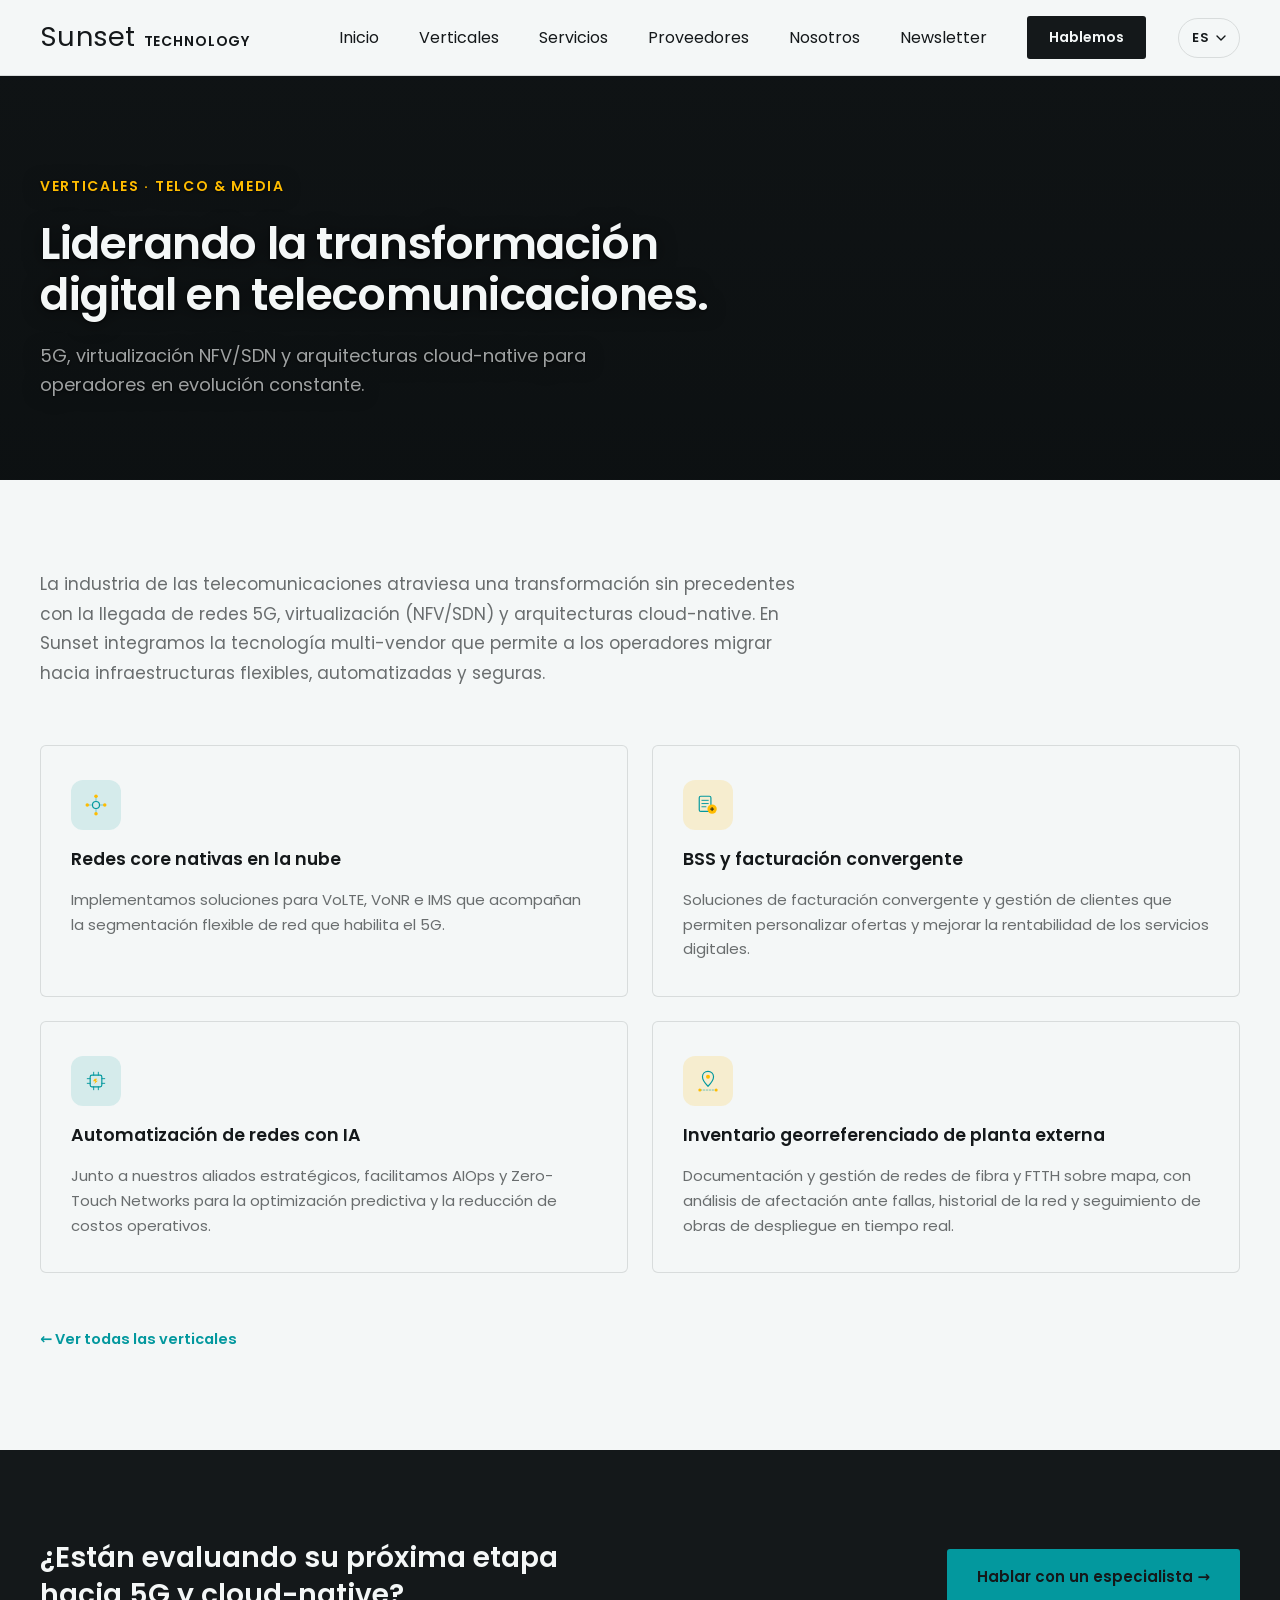
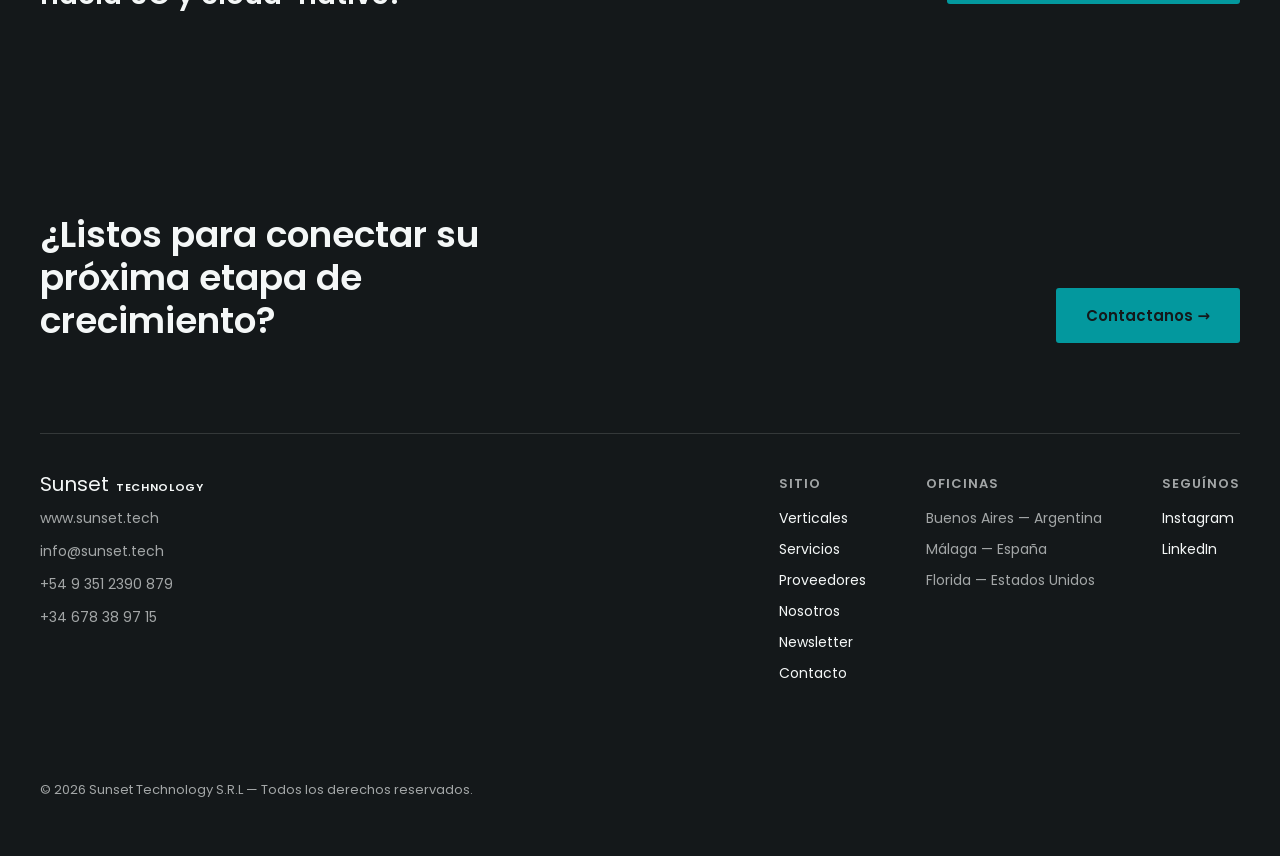
<file: vertical-telco.html>
<!DOCTYPE html>

<html lang="es">
<head>
<meta charset="utf-8"/>
<meta content="width=device-width, initial-scale=1" name="viewport"/>
<title>Liderando la transformación digital en telecomunicaciones. — Sunset Technology</title>
<meta content="La industria de las telecomunicaciones atraviesa una transformación sin precedentes con la llegada de redes 5G, virtualización (NFV/SDN) y arquitecturas cloud-native. En Sunset integramos la tecnología multi-vendor que permite a los operadores migrar hacia infraestructuras flexibles, automatizadas y seguras." name="description"/>
<link href="[data-uri]" rel="icon"/>
<link href="https://fonts.googleapis.com" rel="preconnect"/>
<link href="https://fonts.googleapis.com/css2?family=Poppins:wght@400;500;600;700&amp;display=swap" rel="stylesheet"/>
<style>
@font-face{
  font-family:'Blanka';
  font-style:normal;
  font-weight:400;
  font-display:swap;
  src:url('https://fonts.cdnfonts.com/s/18915/Blanka-Regular.woff') format('woff');
}
:root{
  --ink:#14181A;
  --ink-soft:#1D2426;
  --ink-line: rgba(244,247,247,0.14);
  --paper:#F4F7F7;
  --paper-soft:#E7EEEE;
  --paper-line: rgba(20,24,26,0.12);
  --text-on-paper:#14181A;
  --text-muted-on-paper: rgba(20,24,26,0.62);
  --text-on-ink:#F4F7F7;
  --text-muted-on-ink: rgba(244,247,247,0.64);
  --accent:#03989E;
  --accent-2:#FFBC00;
  --accent-2-tint: rgba(255,188,0,0.16);
  --accent-tint: rgba(3,152,158,0.13);
  --font-display: 'Poppins', system-ui, sans-serif;
  --font-body: 'Poppins', system-ui, sans-serif;
  --font-brand: 'Blanka', 'Poppins', sans-serif;
}
*{ box-sizing:border-box; }
body{ margin:0; background:var(--paper); font-family:var(--font-body); color:var(--text-on-paper); }
h1,h2,h3{ font-family:var(--font-display); }
a{ color:inherit; text-decoration:none; }
img{ display:block; max-width:100%; }
.wrap{ width:100%; display:flex; justify-content:center; }
.container{ width:100%; max-width:1280px; padding:0 40px; box-sizing:border-box; }
.link-u{ position:relative; transition:opacity .15s; }
.link-u:hover{ opacity:0.7; }
.cta{ transition:transform .2s ease, opacity .2s ease; display:inline-block; }
.cta:hover{ opacity:0.9; transform:translateY(-1px); }
.op-name{ display:inline-block; white-space:nowrap; color:var(--text-muted-on-paper); opacity:0.55; filter:grayscale(1); transform:scale(1); transition:opacity .35s ease, color .35s ease, filter .35s ease, transform .35s ease; }
.op-name.active{ color:var(--accent); opacity:1; filter:grayscale(0); transform:scale(1.06); }

.navbar{ border-bottom:1px solid var(--paper-line); background:var(--paper); position:sticky; top:0; z-index:20; }
.nav-links{ display:flex; align-items:center; gap:40px; }
.cta-dark{ font-size:14px; font-weight:600; background:var(--ink); color:var(--paper); padding:11px 22px; border-radius:3px; }
.brand-wordmark{ color:inherit; }

.nav-toggle{ display:none; flex-direction:column; justify-content:center; align-items:center; gap:5px; width:30px; height:30px; background:none; border:none; cursor:pointer; padding:0; flex:0 0 auto; }
.nav-toggle span{ display:block; width:22px; height:2px; background:var(--text-on-paper); border-radius:2px; transition:transform .2s ease, opacity .2s ease; }
.nav-toggle.open span:nth-child(1){ transform:translateY(7px) rotate(45deg); }
.nav-toggle.open span:nth-child(2){ opacity:0; }
.nav-toggle.open span:nth-child(3){ transform:translateY(-7px) rotate(-45deg); }

.nav-mobile-menu{ display:none; flex-direction:column; border-top:1px solid var(--paper-line); background:var(--paper); }
.nav-mobile-menu.open{ display:flex; }
.nav-mobile-menu a{ padding:16px 40px; font-size:15px; border-bottom:1px solid var(--paper-line); color:var(--text-on-paper); }
.nav-mobile-menu a.cta{ margin:16px 40px; padding:13px 22px; text-align:center; border-bottom:none; display:inline-block; color:var(--paper); }

.lang-switch{ position:relative; flex:0 0 auto; }
.lang-switch-btn{ display:flex; align-items:center; gap:7px; font-family:var(--font-body); font-size:13px; font-weight:600; letter-spacing:0.03em; padding:9px 13px; border:1px solid var(--paper-line); border-radius:20px; background:transparent; cursor:pointer; color:var(--text-on-paper); }
.lang-switch-btn:hover{ background:var(--paper-soft); }
.lang-switch-menu{ position:absolute; top:calc(100% + 8px); right:0; background:var(--paper); border:1px solid var(--paper-line); border-radius:8px; box-shadow:0 10px 28px rgba(0,0,0,.14); overflow:hidden; min-width:130px; display:none; z-index:30; }
.lang-switch.open .lang-switch-menu{ display:block; }
.lang-switch-menu button{ display:block; width:100%; text-align:left; padding:10px 16px; font-size:13.5px; font-family:var(--font-body); background:none; border:none; cursor:pointer; color:var(--text-on-paper); }
.lang-switch-menu button:hover{ background:var(--paper-soft); }
.lang-switch-menu button.active{ color:var(--accent); font-weight:600; }

@keyframes fadeInUp{ from{opacity:0; transform:translateY(20px);} to{opacity:1; transform:translateY(0);} }
.hero-in{ opacity:0; animation:fadeInUp .8s cubic-bezier(.2,.7,.3,1) forwards; }

@keyframes pulseDot{ 0%,100%{opacity:.4; transform:scale(1);} 50%{opacity:1; transform:scale(1.25);} }
.pulse{ animation:pulseDot 2.4s ease-in-out infinite; transform-origin:center; }

@keyframes floatSlow{ 0%,100%{ transform:translateY(0); } 50%{ transform:translateY(-10px); } }
.float{ animation:floatSlow 5s ease-in-out infinite; }

@keyframes marquee{ from{ transform:translateX(0); } to{ transform:translateX(-50%); } }
.marquee-track{ display:flex; align-items:center; gap:64px; width:max-content; animation:marquee 26s linear infinite; }
.marquee-track:hover, .logo-track:hover{ animation-play-state:paused; }

@keyframes marqueeLogos{ from{ transform:translateX(0); } to{ transform:translateX(-50%); } }
.logo-track{ display:flex; align-items:center; gap:28px; width:max-content; animation:marqueeLogos 34s linear infinite; }
.logo-tile{ background:var(--paper); border:1px solid var(--paper-line); border-radius:8px; height:84px; width:168px; display:flex; align-items:center; justify-content:center; padding:16px 22px; flex:0 0 auto; }
.logo-tile img{ max-width:100%; max-height:100%; object-fit:contain; filter:grayscale(1) opacity(0.65); transition:filter .25s ease; }
.logo-tile:hover img{ filter:grayscale(0) opacity(1); }

@keyframes flowDash{ to{ stroke-dashoffset:-48; } }
.flow-line{ stroke-dasharray:5 11; animation:flowDash 1.6s linear infinite; }
.solid-line{ stroke-linecap:round; }

@keyframes drawLine{ to{ stroke-dashoffset:0; } }
.draw-line{ stroke-linecap:round; stroke-dasharray:100; stroke-dashoffset:100; animation:drawLine 1.3s cubic-bezier(.3,.7,.4,1) forwards; }

@keyframes driftBg{ 0%,100%{ transform:translate(0,0); } 50%{ transform:translate(-18px,10px); } }
.bg-drift{ animation:driftBg 9s ease-in-out infinite; }

@keyframes globeZoom{ 0%,100%{ transform:scale(1); } 50%{ transform:scale(1.09); } }
.globe-zoom{ animation:globeZoom 22s ease-in-out infinite; }

.seq-group{ opacity:0; transition:opacity 1.1s ease; }
.reveal.is-visible .seq-group.seq-1{ opacity:1; transition-delay:.3s; }
.reveal.is-visible .seq-group.seq-2{ opacity:1; transition-delay:2.3s; }
.reveal.is-visible .seq-group.seq-3{ opacity:1; transition-delay:4.3s; }

.reveal{ opacity:0; transform:translateY(26px); transition:opacity .7s ease, transform .7s ease; }
.reveal.is-visible{ opacity:1; transform:translateY(0); }

.card{ transition:transform .25s ease, box-shadow .25s ease, border-color .25s ease; }
.card:hover{ transform:translateY(-6px); box-shadow:0 16px 32px rgba(18,24,31,0.10); border-color:rgba(18,24,31,0.26); }

.kw-cloud{ container-type:inline-size; }
.kw-word{ position:absolute; transform:translate(-50%,-50%) rotate(var(--r,0deg)); transform-origin:center; font-family:var(--font-display); white-space:nowrap; line-height:1; cursor:default; transition:transform .25s ease, opacity .25s ease; }
.kw-word:hover{ transform:translate(-50%,-50%) rotate(var(--r,0deg)) scale(1.12); opacity:.82; }

.rol-card{ cursor:pointer; }
.rol-card-toggle{ display:inline-flex; align-items:center; gap:7px; font-size:13px; font-weight:600; color:var(--accent); }
.rol-card-toggle svg{ flex:0 0 auto; }

.rol-modal-overlay{ position:fixed; inset:0; background:rgba(10,14,15,0.72); backdrop-filter:blur(2px); -webkit-backdrop-filter:blur(2px); display:flex; align-items:center; justify-content:center; padding:24px; z-index:100; opacity:0; visibility:hidden; transition:opacity .25s ease, visibility 0s linear .25s; }
.rol-modal-overlay.open{ opacity:1; visibility:visible; transition:opacity .25s ease; }
.rol-modal{ background:var(--ink-soft); border:1px solid var(--ink-line); border-radius:10px; max-width:520px; width:100%; max-height:80vh; overflow-y:auto; padding:42px 38px; position:relative; transform:translateY(14px) scale(.98); transition:transform .3s ease; }
.rol-modal-overlay.open .rol-modal{ transform:translateY(0) scale(1); }
.rol-modal-close{ position:absolute; top:16px; right:16px; width:32px; height:32px; border-radius:50%; border:1px solid var(--ink-line); background:transparent; color:var(--text-on-ink); display:flex; align-items:center; justify-content:center; cursor:pointer; transition:background .2s ease; padding:0; }
.rol-modal-close:hover{ background:rgba(244,247,247,0.08); }
.rol-modal-title{ font-family:var(--font-display); font-weight:600; font-size:22px; color:var(--text-on-ink); margin-bottom:16px; padding-right:30px; }
.rol-modal-body{ font-size:15.5px; line-height:1.7; color:var(--text-muted-on-ink); margin:0; }

.icon-badge{ transition:transform .25s ease; }
.card:hover .icon-badge{ transform:scale(1.08); }

.logo-mark{ height:26px; width:auto; display:block; }
.logo-mark.on-dark{ filter:invert(1) brightness(1.5); }

.grid-3{ display:grid; grid-template-columns:repeat(3, minmax(0,1fr)); gap:24px; }
.grid-2{ display:grid; grid-template-columns:repeat(2, minmax(0,1fr)); gap:1px; background:var(--paper-line); border:1px solid var(--paper-line); }
.grid-3-flush{ display:grid; grid-template-columns:repeat(3, minmax(0,1fr)); gap:1px; background:var(--ink-line); border:1px solid var(--ink-line); }

@media (max-width: 860px){
  .nav-links{ display:none !important; }
  .nav-toggle{ display:flex; }
  .grid-3, .grid-3-flush{ grid-template-columns:1fr !important; }
  .grid-2{ grid-template-columns:1fr !important; }
  h1{ font-size:36px !important; }
  .hero-illustration{ display:none; }
  .quienes-somos-flex{ flex-direction:column !important; }
}

</style>
</head>
<body>
<div class="navbar">
<div class="wrap">
<div class="container" style="padding-top:16px; padding-bottom:16px; display:flex; align-items:center; justify-content:space-between; gap:24px;">
<a class="brand-wordmark" href="index.html" style="display:flex; align-items:baseline; gap:8px;">
<span style="font-family:var(--font-brand); font-size:27px; line-height:1; letter-spacing:0.01em; color:var(--text-on-paper);">Sunset</span>
<span style="font-family:var(--font-display); font-weight:600; font-size:14px; letter-spacing:0.06em; text-transform:uppercase; color:var(--text-on-paper);">Technology</span>
</a>
<div style="display:flex; align-items:center; gap:32px;">
<nav class="nav-links">
<a class="link-u" href="index.html"><span data-i18n="t1">Inicio</span></a>
<a class="link-u" href="verticales.html"><span data-i18n="t2">Verticales</span></a>
<a class="link-u" href="servicios.html"><span data-i18n="t3">Servicios</span></a>
<a class="link-u" href="proveedores.html"><span data-i18n="t4">Proveedores</span></a>
<a class="link-u" href="nosotros.html"><span data-i18n="t5">Nosotros</span></a>
<a class="link-u" href="newsletter.html"><span data-i18n="t6">Newsletter</span></a>
<a class="cta cta-dark" href="contacto.html"><span data-i18n="t7">Hablemos</span></a>
</nav>
<div class="lang-switch">
<button aria-expanded="false" aria-haspopup="true" class="lang-switch-btn" type="button">
<span class="lang-switch-current"><span data-i18n="t8">ES</span></span>
<svg fill="none" height="6" viewbox="0 0 10 6" width="10"><path d="M1 1l4 4 4-4" stroke="currentColor" stroke-linecap="round" stroke-linejoin="round" stroke-width="1.4"></path></svg>
</button>
<div class="lang-switch-menu">
<button data-lang="es" type="button"><span data-i18n="t9">Español</span></button>
<button data-lang="en" type="button"><span data-i18n="t10">English</span></button>
<button data-lang="it" type="button"><span data-i18n="t11">Italiano</span></button>
</div>
</div>
<button aria-controls="nav-mobile-menu" aria-expanded="false" aria-label="Abrir menú" class="nav-toggle" id="nav-toggle" type="button">
<span></span><span></span><span></span>
</button>
</div>
</div>
</div>
<nav class="nav-mobile-menu" id="nav-mobile-menu">
<a href="index.html"><span data-i18n="t12">Inicio</span></a>
<a href="verticales.html"><span data-i18n="t13">Verticales</span></a>
<a href="servicios.html"><span data-i18n="t14">Servicios</span></a>
<a href="proveedores.html"><span data-i18n="t15">Proveedores</span></a>
<a href="nosotros.html"><span data-i18n="t16">Nosotros</span></a>
<a href="newsletter.html"><span data-i18n="t17">Newsletter</span></a>
<a class="cta cta-dark" href="contacto.html"><span data-i18n="t18">Hablemos</span></a>
</nav>
</div>
<div class="wrap" style="background:var(--ink); background-image:linear-gradient(180deg, rgba(8,12,13,.42), rgba(8,12,13,.62)), url('https://images.unsplash.com/photo-1708015397508-70f85960fb81?q=80&amp;w=1600&amp;auto=format&amp;fit=crop'); background-size:cover; background-position:center; color:var(--text-on-ink); position:relative; overflow:hidden;">
<div class="container" style="padding-top:100px; padding-bottom:80px; display:flex; flex-direction:column; gap:22px; position:relative; z-index:1;">
<div class="hero-in" style="font-size:14px; font-weight:600; letter-spacing:0.12em; text-transform:uppercase; color:var(--accent-2);text-shadow:0 2px 18px rgba(0,0,0,.55), 0 1px 3px rgba(0,0,0,.7);"><span data-i18n="t19">Verticales · Telco &amp; Media</span></div>
<h1 class="hero-in" style="animation-delay:.1s; margin:0; font-family:var(--font-display); font-weight:600; font-size:44px; line-height:1.15; letter-spacing:-0.01em; max-width:760px;text-shadow:0 2px 18px rgba(0,0,0,.55), 0 1px 3px rgba(0,0,0,.7);"><span data-i18n="t20">Liderando la transformación digital en telecomunicaciones.</span></h1>
<div class="hero-in" style="animation-delay:.2s;"><p style="margin:0; font-size:18px; line-height:1.6; color:var(--text-muted-on-ink); max-width:640px;text-shadow:0 2px 18px rgba(0,0,0,.55), 0 1px 3px rgba(0,0,0,.7);"><span data-i18n="t21">5G, virtualización NFV/SDN y arquitecturas cloud-native para operadores en evolución constante.</span></p></div>
</div>
</div>
<div class="wrap" style="background:var(--paper);">
<div class="container" style="padding-top:90px; padding-bottom:100px; display:flex; flex-direction:column; gap:56px;">
<p class="reveal" style="margin:0; font-size:17px; line-height:1.75; color:var(--text-muted-on-paper); max-width:760px;"><span data-i18n="t22">La industria de las telecomunicaciones atraviesa una transformación sin precedentes con la llegada de redes 5G, virtualización (NFV/SDN) y arquitecturas cloud-native. En Sunset integramos la tecnología multi-vendor que permite a los operadores migrar hacia infraestructuras flexibles, automatizadas y seguras.</span></p>
<div class="grid-3" style="grid-template-columns:repeat(2, minmax(0,1fr));">
<div class="reveal card" style="border:1px solid var(--paper-line); border-radius:6px; padding:34px 30px; display:flex; flex-direction:column; gap:16px; background:var(--paper);">
<div class="icon-badge" style="width:50px; height:50px; border-radius:12px; background:var(--accent-tint); display:flex; align-items:center; justify-content:center;"><svg fill="none" height="28" viewbox="0 0 48 48" width="28">
<circle cx="24" cy="24" fill="none" r="6" stroke="var(--accent)" stroke-width="2"></circle>
<g opacity="0.55" stroke="var(--accent)" stroke-width="1.4">
<line x1="24" x2="24" y1="18" y2="9"></line><line x1="24" x2="24" y1="30" y2="39"></line>
<line x1="18" x2="9" y1="24" y2="24"></line><line x1="30" x2="39" y1="24" y2="24"></line>
</g>
<circle cx="24" cy="9" fill="var(--accent-2)" r="3"></circle>
<circle cx="24" cy="39" fill="var(--accent-2)" r="3"></circle>
<circle cx="9" cy="24" fill="var(--accent-2)" r="3"></circle>
<circle cx="39" cy="24" fill="var(--accent-2)" r="3"></circle>
</svg></div>
<div style="font-weight:600; font-size:17.5px;"><span data-i18n="t23">Redes core nativas en la nube</span></div>
<p style="margin:0; font-size:15px; line-height:1.65; color:var(--text-muted-on-paper);"><span data-i18n="t24">Implementamos soluciones para VoLTE, VoNR e IMS que acompañan la segmentación flexible de red que habilita el 5G.</span></p>
</div>
<div class="reveal card" style="border:1px solid var(--paper-line); border-radius:6px; padding:34px 30px; display:flex; flex-direction:column; gap:16px; background:var(--paper); transition-delay:0.05s;">
<div class="icon-badge" style="width:50px; height:50px; border-radius:12px; background:var(--accent-2-tint); display:flex; align-items:center; justify-content:center;"><svg fill="none" height="28" viewbox="0 0 48 48" width="28">
<rect fill="none" height="26" rx="2.5" stroke="var(--accent)" stroke-width="2" width="20" x="9" y="9"></rect>
<path d="M13.5 16h11M13.5 21.5h11M13.5 27h7" stroke="var(--accent)" stroke-linecap="round" stroke-width="1.6"></path>
<circle cx="31" cy="31" fill="var(--accent-2)" r="8"></circle>
<path d="M28.3 31h5.4M31 28.3v5.4" stroke="var(--ink)" stroke-linecap="round" stroke-width="1.6"></path>
</svg></div>
<div style="font-weight:600; font-size:17.5px;"><span data-i18n="t25">BSS y facturación convergente</span></div>
<p style="margin:0; font-size:15px; line-height:1.65; color:var(--text-muted-on-paper);"><span data-i18n="t26">Soluciones de facturación convergente y gestión de clientes que permiten personalizar ofertas y mejorar la rentabilidad de los servicios digitales.</span></p>
</div>
<div class="reveal card" style="border:1px solid var(--paper-line); border-radius:6px; padding:34px 30px; display:flex; flex-direction:column; gap:16px; background:var(--paper); transition-delay:0.1s;">
<div class="icon-badge" style="width:50px; height:50px; border-radius:12px; background:var(--accent-tint); display:flex; align-items:center; justify-content:center;"><svg fill="none" height="28" viewbox="0 0 48 48" width="28">
<rect fill="none" height="20" rx="3" stroke="var(--accent)" stroke-width="2" width="20" x="14" y="14"></rect>
<path d="M20 14v-5M28 14v-5M20 39v-5M28 39v-5M14 20H9M14 28H9M39 20h-5M39 28h-5" stroke="var(--accent)" stroke-linecap="round" stroke-width="1.6"></path>
<path d="M22 20l-3.2 4.6H23L21 29l6-5.4h-3.6L26 20z" fill="var(--accent-2)"></path>
</svg></div>
<div style="font-weight:600; font-size:17.5px;"><span data-i18n="t27">Automatización de redes con IA</span></div>
<p style="margin:0; font-size:15px; line-height:1.65; color:var(--text-muted-on-paper);"><span data-i18n="t28">Junto a nuestros aliados estratégicos, facilitamos AIOps y Zero-Touch Networks para la optimización predictiva y la reducción de costos operativos.</span></p>
</div>
<div class="reveal card" style="border:1px solid var(--paper-line); border-radius:6px; padding:34px 30px; display:flex; flex-direction:column; gap:16px; background:var(--paper); transition-delay:0.15s;">
<div class="icon-badge" style="width:50px; height:50px; border-radius:12px; background:var(--accent-2-tint); display:flex; align-items:center; justify-content:center;"><svg fill="none" height="28" viewbox="0 0 48 48" width="28">
<path d="M24 7.5c-5.4 0-9.5 4-9.5 9.3 0 6.9 9.5 16.2 9.5 16.2s9.5-9.3 9.5-16.2c0-5.3-4.1-9.3-9.5-9.3z" fill="none" stroke="var(--accent)" stroke-width="2"></path>
<circle cx="24" cy="16.8" fill="var(--accent-2)" r="3.4"></circle>
<path d="M11 39.5h26" opacity="0.55" stroke="var(--accent)" stroke-dasharray="2.5 2.5" stroke-linecap="round" stroke-width="1.6"></path>
<circle cx="10" cy="39.5" fill="var(--accent-2)" r="2.6"></circle>
<circle cx="38" cy="39.5" fill="var(--accent-2)" r="2.6"></circle>
</svg></div>
<div style="font-weight:600; font-size:17.5px;"><span data-i18n="t53">Inventario georreferenciado de planta externa</span></div>
<p style="margin:0; font-size:15px; line-height:1.65; color:var(--text-muted-on-paper);"><span data-i18n="t54">Documentación y gestión de redes de fibra y FTTH sobre mapa, con análisis de afectación ante fallas, historial de la red y seguimiento de obras de despliegue en tiempo real.</span></p>
</div>
</div>
<a class="reveal link-u" href="verticales.html" style="font-size:14.5px; font-weight:600; color:var(--accent);"><span data-i18n="t29">← Ver todas las verticales</span></a>
</div>
</div>
<div class="wrap" style="background:var(--ink); color:var(--text-on-ink);">
<div class="container" style="padding-top:90px; padding-bottom:90px; display:flex; align-items:center; justify-content:space-between; gap:30px; flex-wrap:wrap;">
<h2 class="reveal" style="margin:0; font-weight:600; font-size:28px; line-height:1.3; max-width:560px;"><span data-i18n="t30">¿Están evaluando su próxima etapa hacia 5G y cloud-native?</span></h2>
<a class="reveal cta" href="contacto.html" style="background:var(--accent); color:var(--ink); font-weight:600; font-size:15px; padding:16px 30px; border-radius:3px;"><span data-i18n="t31">Hablar con un especialista →</span></a>
</div>
</div>
<div class="wrap" style="background:var(--ink); color:var(--text-on-ink);">
<div class="container" style="padding-top:110px; padding-bottom:56px; display:flex; flex-direction:column; gap:90px;">
<div class="reveal" style="display:flex; align-items:flex-end; justify-content:space-between; flex-wrap:wrap; gap:30px;">
<h2 style="margin:0; font-family:var(--font-display); font-weight:600; font-size:36px; line-height:1.2; max-width:560px;"><span data-i18n="t32">¿Listos para conectar su próxima etapa de crecimiento?</span></h2>
<a class="cta" href="contacto.html" style="background:var(--accent); color:var(--ink); font-weight:600; font-size:15px; padding:16px 30px; border-radius:3px; white-space:nowrap;"><span data-i18n="t33">Contactanos →</span></a>
</div>
<div style="display:flex; justify-content:space-between; gap:40px; flex-wrap:wrap; padding-top:40px; border-top:1px solid var(--ink-line);">
<div style="display:flex; flex-direction:column; gap:12px;">
<div class="brand-wordmark" style="display:flex; align-items:baseline; gap:7px;">
<span style="font-family:var(--font-brand); font-size:20px; line-height:1;">Sunset</span>
<span style="font-family:var(--font-display); font-weight:600; font-size:11px; letter-spacing:0.06em; text-transform:uppercase;">Technology</span>
</div>
<a class="link-u" href="https://www.sunset.tech" style="font-size:14px; color:var(--text-muted-on-ink);"><span data-i18n="t34">www.sunset.tech</span></a>
<a class="link-u" href="mailto:info@sunset.tech" style="font-size:14px; color:var(--text-muted-on-ink);"><span data-i18n="t35">info@sunset.tech</span></a>
<a class="link-u" href="https://wa.me/5493512390879" style="font-size:14px; color:var(--text-muted-on-ink); font-variant-numeric:tabular-nums;"><span data-i18n="t36">+54 9 351 2390 879</span></a>
<a class="link-u" href="https://wa.me/34678389715" style="font-size:14px; color:var(--text-muted-on-ink); font-variant-numeric:tabular-nums;"><span data-i18n="t37">+34 678 38 97 15</span></a>
</div>
<div style="display:flex; gap:60px; flex-wrap:wrap;">
<div style="display:flex; flex-direction:column; gap:10px;">
<div style="font-size:13px; font-weight:600; letter-spacing:0.08em; text-transform:uppercase; color:var(--text-muted-on-ink); margin-bottom:4px;"><span data-i18n="t38">Sitio</span></div>
<a class="link-u" href="verticales.html" style="font-size:14px;"><span data-i18n="t39">Verticales</span></a>
<a class="link-u" href="servicios.html" style="font-size:14px;"><span data-i18n="t40">Servicios</span></a>
<a class="link-u" href="proveedores.html" style="font-size:14px;"><span data-i18n="t41">Proveedores</span></a>
<a class="link-u" href="nosotros.html" style="font-size:14px;"><span data-i18n="t42">Nosotros</span></a>
<a class="link-u" href="newsletter.html" style="font-size:14px;"><span data-i18n="t43">Newsletter</span></a>
<a class="link-u" href="contacto.html" style="font-size:14px;"><span data-i18n="t44">Contacto</span></a>
</div>
<div style="display:flex; flex-direction:column; gap:10px;">
<div style="font-size:13px; font-weight:600; letter-spacing:0.08em; text-transform:uppercase; color:var(--text-muted-on-ink); margin-bottom:4px;"><span data-i18n="t45">Oficinas</span></div>
<div style="font-size:14px; color:var(--text-muted-on-ink);"><span data-i18n="t46">Buenos Aires — Argentina</span></div>
<div style="font-size:14px; color:var(--text-muted-on-ink);"><span data-i18n="t47">Málaga — España</span></div>
<div style="font-size:14px; color:var(--text-muted-on-ink);"><span data-i18n="t48">Florida — Estados Unidos</span></div>
</div>
<div style="display:flex; flex-direction:column; gap:10px;">
<div style="font-size:13px; font-weight:600; letter-spacing:0.08em; text-transform:uppercase; color:var(--text-muted-on-ink); margin-bottom:4px;"><span data-i18n="t49">Seguínos</span></div>
<a class="link-u" href="https://www.instagram.com/sunset.technology" style="font-size:14px;"><span data-i18n="t50">Instagram</span></a>
<a class="link-u" href="https://www.linkedin.com/company/sunset-technology" style="font-size:14px;"><span data-i18n="t51">LinkedIn</span></a>
</div>
</div>
</div>
<div style="font-size:13px; color:var(--text-muted-on-ink); padding-top:6px;"><span data-i18n="t52">© 2026 Sunset Technology S.R.L — Todos los derechos reservados.</span></div>
</div>
</div>
<script>window.__I18N__ = {"__title__": {"es": "Liderando la transformación digital en telecomunicaciones. — Sunset Technology", "en": "Leading digital transformation in telecommunications. — Sunset Technology", "it": "Guidando la trasformazione digitale nelle telecomunicazioni. — Sunset Technology"}, "__meta_desc__": {"es": "La industria de las telecomunicaciones atraviesa una transformación sin precedentes con la llegada de redes 5G, virtualización (NFV/SDN) y arquitecturas cloud-native. En Sunset integramos la tecnología multi-vendor que permite a los operadores migrar hacia infraestructuras flexibles, automatizadas y seguras.", "en": "The telecommunications industry is undergoing unprecedented transformation with the arrival of 5G networks, virtualization (NFV/SDN) and cloud-native architectures. At Sunset we integrate the multi-vendor technology that lets operators migrate toward flexible, automated and secure infrastructures.", "it": "Il settore delle telecomunicazioni sta attraversando una trasformazione senza precedenti con l'arrivo delle reti 5G, della virtualizzazione (NFV/SDN) e delle architetture cloud-native. In Sunset integriamo la tecnologia multi-vendor che consente agli operatori di migrare verso infrastrutture flessibili, automatizzate e sicure."}, "t1": {"es": "Inicio", "en": "Home", "it": "Home"}, "t2": {"es": "Verticales", "en": "Verticals", "it": "Verticali"}, "t3": {"es": "Servicios", "en": "Services", "it": "Servizi"}, "t4": {"es": "Proveedores", "en": "Partners", "it": "Fornitori"}, "t5": {"es": "Nosotros", "en": "About us", "it": "Chi siamo"}, "t6": {"es": "Newsletter", "en": "Newsletter", "it": "Newsletter"}, "t7": {"es": "Hablemos", "en": "Let's talk", "it": "Parliamone"}, "t8": {"es": "ES", "en": "ES", "it": "ES"}, "t9": {"es": "Español", "en": "Español", "it": "Español"}, "t10": {"es": "English", "en": "English", "it": "English"}, "t11": {"es": "Italiano", "en": "Italiano", "it": "Italiano"}, "t12": {"es": "Inicio", "en": "Home", "it": "Home"}, "t13": {"es": "Verticales", "en": "Verticals", "it": "Verticali"}, "t14": {"es": "Servicios", "en": "Services", "it": "Servizi"}, "t15": {"es": "Proveedores", "en": "Partners", "it": "Fornitori"}, "t16": {"es": "Nosotros", "en": "About us", "it": "Chi siamo"}, "t17": {"es": "Newsletter", "en": "Newsletter", "it": "Newsletter"}, "t18": {"es": "Hablemos", "en": "Let's talk", "it": "Parliamone"}, "t19": {"es": "Verticales · Telco & Media", "en": "Verticals · Telco & Media", "it": "Verticali · Telco & Media"}, "t20": {"es": "Liderando la transformación digital en telecomunicaciones.", "en": "Leading digital transformation in telecommunications.", "it": "Guidando la trasformazione digitale nelle telecomunicazioni."}, "t21": {"es": "5G, virtualización NFV/SDN y arquitecturas cloud-native para operadores en evolución constante.", "en": "5G, NFV/SDN virtualization and cloud-native architectures for operators in constant evolution.", "it": "5G, virtualizzazione NFV/SDN e architetture cloud-native per operatori in continua evoluzione."}, "t22": {"es": "La industria de las telecomunicaciones atraviesa una transformación sin precedentes con la llegada de redes 5G, virtualización (NFV/SDN) y arquitecturas cloud-native. En Sunset integramos la tecnología multi-vendor que permite a los operadores migrar hacia infraestructuras flexibles, automatizadas y seguras.", "en": "The telecommunications industry is undergoing unprecedented transformation with the arrival of 5G networks, virtualization (NFV/SDN) and cloud-native architectures. At Sunset we integrate the multi-vendor technology that lets operators migrate toward flexible, automated and secure infrastructures.", "it": "Il settore delle telecomunicazioni sta attraversando una trasformazione senza precedenti con l'arrivo delle reti 5G, della virtualizzazione (NFV/SDN) e delle architetture cloud-native. In Sunset integriamo la tecnologia multi-vendor che consente agli operatori di migrare verso infrastrutture flessibili, automatizzate e sicure."}, "t23": {"es": "Redes core nativas en la nube", "en": "Cloud-native core networks", "it": "Reti core cloud-native"}, "t24": {"es": "Implementamos soluciones para VoLTE, VoNR e IMS que acompañan la segmentación flexible de red que habilita el 5G.", "en": "We implement VoLTE, VoNR and IMS solutions that support the flexible network slicing enabled by 5G.", "it": "Implementiamo soluzioni VoLTE, VoNR e IMS che supportano lo slicing flessibile della rete abilitato dal 5G."}, "t25": {"es": "BSS y facturación convergente", "en": "BSS and convergent billing", "it": "BSS e fatturazione convergente"}, "t26": {"es": "Soluciones de facturación convergente y gestión de clientes que permiten personalizar ofertas y mejorar la rentabilidad de los servicios digitales.", "en": "Convergent billing and customer management solutions that enable personalized offers and improve the profitability of digital services.", "it": "Soluzioni di fatturazione convergente e gestione clienti che consentono di personalizzare le offerte e migliorare la redditività dei servizi digitali."}, "t27": {"es": "Automatización de redes con IA", "en": "AI-driven network automation", "it": "Automazione delle reti con IA"}, "t28": {"es": "Junto a nuestros aliados estratégicos, facilitamos AIOps y Zero-Touch Networks para la optimización predictiva y la reducción de costos operativos.", "en": "Together with our strategic partners, we enable AIOps and Zero-Touch Networks for predictive optimization and reduced operating costs.", "it": "Insieme ai nostri partner strategici, rendiamo possibili AIOps e Zero-Touch Networks per l'ottimizzazione predittiva e la riduzione dei costi operativi."}, "t53": {"es": "Inventario georreferenciado de planta externa", "en": "Geo-referenced outside plant inventory", "it": "Inventario georeferenziato della rete esterna"}, "t54": {"es": "Documentación y gestión de redes de fibra y FTTH sobre mapa, con análisis de afectación ante fallas, historial de la red y seguimiento de obras de despliegue en tiempo real.", "en": "Map-based documentation and management of fiber and FTTH networks, with fault impact analysis, network history and real-time tracking of rollout projects.", "it": "Documentazione e gestione su mappa delle reti in fibra e FTTH, con analisi dell'impatto dei guasti, storico della rete e monitoraggio in tempo reale dei cantieri di posa."}, "t29": {"es": "← Ver todas las verticales", "en": "← View all verticals", "it": "← Vedi tutte le verticali"}, "t30": {"es": "¿Están evaluando su próxima etapa hacia 5G y cloud-native?", "en": "Evaluating your next step towards 5G and cloud-native?", "it": "State valutando il vostro prossimo passo verso il 5G e il cloud-native?"}, "t31": {"es": "Hablar con un especialista →", "en": "Talk to a specialist →", "it": "Parla con uno specialista →"}, "t32": {"es": "¿Listos para conectar su próxima etapa de crecimiento?", "en": "Ready to connect your next stage of growth?", "it": "Pronti a collegare la vostra prossima fase di crescita?"}, "t33": {"es": "Contactanos →", "en": "Contact us →", "it": "Contattaci →"}, "t34": {"es": "www.sunset.tech", "en": "www.sunset.tech", "it": "www.sunset.tech"}, "t35": {"es": "info@sunset.tech", "en": "info@sunset.tech", "it": "info@sunset.tech"}, "t36": {"es": "+54 9 351 2390 879", "en": "+54 9 351 2390 879", "it": "+54 9 351 2390 879"}, "t37": {"es": "+34 678 38 97 15", "en": "+34 678 38 97 15", "it": "+34 678 38 97 15"}, "t38": {"es": "Sitio", "en": "Site", "it": "Sito"}, "t39": {"es": "Verticales", "en": "Verticals", "it": "Verticali"}, "t40": {"es": "Servicios", "en": "Services", "it": "Servizi"}, "t41": {"es": "Proveedores", "en": "Partners", "it": "Fornitori"}, "t42": {"es": "Nosotros", "en": "About us", "it": "Chi siamo"}, "t43": {"es": "Newsletter", "en": "Newsletter", "it": "Newsletter"}, "t44": {"es": "Contacto", "en": "Contact", "it": "Contatti"}, "t45": {"es": "Oficinas", "en": "Offices", "it": "Uffici"}, "t46": {"es": "Buenos Aires — Argentina", "en": "Buenos Aires — Argentina", "it": "Buenos Aires — Argentina"}, "t47": {"es": "Málaga — España", "en": "Málaga — Spain", "it": "Málaga — Spagna"}, "t48": {"es": "Florida — Estados Unidos", "en": "Florida — United States", "it": "Florida — Stati Uniti"}, "t49": {"es": "Seguínos", "en": "Follow us", "it": "Seguici"}, "t50": {"es": "Instagram", "en": "Instagram", "it": "Instagram"}, "t51": {"es": "LinkedIn", "en": "LinkedIn", "it": "LinkedIn"}, "t52": {"es": "© 2026 Sunset Technology S.R.L — Todos los derechos reservados.", "en": "© 2026 Sunset Technology S.R.L — All rights reserved.", "it": "© 2026 Sunset Technology S.R.L — Tutti i diritti riservati."}};</script>
<script>
(function () {
  try {
    var els = document.querySelectorAll('.reveal');
    var io = new IntersectionObserver(function (entries) {
      entries.forEach(function (entry) {
        if (entry.isIntersecting) {
          entry.target.classList.add('is-visible');
          io.unobserve(entry.target);
        }
      });
    }, { threshold: 0.12 });
    els.forEach(function (el) { io.observe(el); });
  } catch (e) {}
})();

// ---------------------------------------------------------------------------
// Mobile navigation: hamburger toggle opens/closes the collapsible menu with
// the page links (hidden on desktop, where the inline nav-links are shown
// instead). Closes automatically after tapping any link in it.
// ---------------------------------------------------------------------------
(function () {
  try {
    var toggle = document.getElementById('nav-toggle');
    var menu = document.getElementById('nav-mobile-menu');
    if (!toggle || !menu) { return; }
    function setOpen(open) {
      menu.classList.toggle('open', open);
      toggle.classList.toggle('open', open);
      toggle.setAttribute('aria-expanded', open ? 'true' : 'false');
    }
    toggle.addEventListener('click', function () {
      setOpen(!menu.classList.contains('open'));
    });
    menu.querySelectorAll('a').forEach(function (a) {
      a.addEventListener('click', function () { setOpen(false); });
    });
  } catch (e) {}
})();

// ---------------------------------------------------------------------------
// Language switcher (ES / EN / IT). Translations for the current page are
// embedded per-page as window.__I18N__ = { "<id>": {es,en,it}, ... }.
// ---------------------------------------------------------------------------
(function () {
  try {
    var LANGS = ['es', 'en', 'it'];
    var stored = null;
    try { stored = localStorage.getItem('sunset_lang'); } catch (e) {}
    var lang = (stored && LANGS.indexOf(stored) !== -1) ? stored : 'es';

    function applyLang(l) {
      lang = l;
      try { localStorage.setItem('sunset_lang', l); } catch (e) {}
      document.documentElement.lang = l;
      var data = window.__I18N__ || {};

      var titleEntry = data.__title__;
      if (titleEntry && titleEntry[l] != null) { document.title = titleEntry[l]; }
      var descEntry = data.__meta_desc__;
      if (descEntry && descEntry[l] != null) {
        var metaDesc = document.querySelector('meta[name="description"]');
        if (metaDesc) { metaDesc.setAttribute('content', descEntry[l]); }
      }

      var nodes = document.querySelectorAll('[data-i18n]');
      for (var i = 0; i < nodes.length; i++) {
        var el = nodes[i];
        var key = el.getAttribute('data-i18n');
        var entry = data[key];
        if (entry && entry[l] != null) { el.innerHTML = entry[l]; }
      }

      var attrNodes = document.querySelectorAll('[data-i18n-attr]');
      for (var j = 0; j < attrNodes.length; j++) {
        var an = attrNodes[j];
        var specs = an.getAttribute('data-i18n-attr').split(',');
        for (var s = 0; s < specs.length; s++) {
          var spec = specs[s].split(':');
          var attrEntry = data[spec[1]];
          if (attrEntry && attrEntry[l] != null) { an.setAttribute(spec[0], attrEntry[l]); }
        }
      }

      var btns = document.querySelectorAll('.lang-switch-menu button');
      for (var k = 0; k < btns.length; k++) {
        btns[k].classList.toggle('active', btns[k].getAttribute('data-lang') === l);
      }
      var label = document.querySelector('.lang-switch-current');
      if (label) { label.textContent = l.toUpperCase(); }
    }

    document.addEventListener('DOMContentLoaded', function () {
      applyLang(lang);
      var sw = document.querySelector('.lang-switch');
      if (!sw) { return; }
      var btn = sw.querySelector('.lang-switch-btn');
      btn.addEventListener('click', function (e) {
        e.stopPropagation();
        sw.classList.toggle('open');
      });
      var menuBtns = sw.querySelectorAll('.lang-switch-menu button');
      for (var i = 0; i < menuBtns.length; i++) {
        menuBtns[i].addEventListener('click', function (ev) {
          applyLang(ev.currentTarget.getAttribute('data-lang'));
          sw.classList.remove('open');
        });
      }
      document.addEventListener('click', function () { sw.classList.remove('open'); });
    });
  } catch (e) {}
})();

// ---------------------------------------------------------------------------
// "Presencia" map video: starts playing (from the beginning, so the visitor
// sees the full rotate-in + sequential Florida/Buenos Aires/Malaga reveal)
// only once it actually scrolls into view, instead of autoplaying while
// off-screen and looping past the interesting part before anyone sees it.
// ---------------------------------------------------------------------------
(function () {
  try {
    var vid = document.getElementById('presencia-video');
    if (!vid) { return; }
    var started = false;
    var io = new IntersectionObserver(function (entries) {
      entries.forEach(function (entry) {
        if (entry.isIntersecting && !started) {
          started = true;
          try { vid.currentTime = 0; } catch (e) {}
          var p = vid.play();
          if (p && p.catch) { p.catch(function () {}); }
          io.unobserve(entry.target);
        }
      });
    }, { threshold: 0.3 });
    io.observe(vid);
  } catch (e) {}
})();

// ---------------------------------------------------------------------------
// "Nuestro rol como integrador de sistemas" cards: clicking one opens a
// popup modal with the card's full explanatory text, in addition to the
// existing hover lift.
// ---------------------------------------------------------------------------
(function () {
  try {
    var overlay = document.getElementById('rol-modal-overlay');
    if (!overlay) { return; }
    var titleEl = document.getElementById('rol-modal-title');
    var bodyEl = document.getElementById('rol-modal-body');
    var closeBtn = document.getElementById('rol-modal-close');

    function openModal(title, detail) {
      titleEl.textContent = title || '';
      bodyEl.textContent = detail || '';
      overlay.classList.add('open');
    }
    function closeModal() {
      overlay.classList.remove('open');
    }

    document.querySelectorAll('.rol-card').forEach(function (card) {
      card.addEventListener('click', function () {
        openModal(card.getAttribute('data-title'), card.getAttribute('data-detail'));
      });
    });
    if (closeBtn) { closeBtn.addEventListener('click', closeModal); }
    overlay.addEventListener('click', function (e) {
      if (e.target === overlay) { closeModal(); }
    });
    document.addEventListener('keydown', function (e) {
      if (e.key === 'Escape') { closeModal(); }
    });
  } catch (e) {}
})();

// ---------------------------------------------------------------------------
// "Con la confianza de" marquee: each operator name is dim/disabled by
// default and lights up (brand color, full opacity) for roughly a second
// as it passes through the horizontal center of the track.
// ---------------------------------------------------------------------------
(function () {
  try {
    var wrap = document.querySelector('.trust-track-wrap');
    if (!wrap) { return; }
    var names = wrap.querySelectorAll('.op-name');
    if (!names.length) { return; }
    function tick() {
      var wrapRect = wrap.getBoundingClientRect();
      var centerX = wrapRect.left + wrapRect.width / 2;
      for (var i = 0; i < names.length; i++) {
        var r = names[i].getBoundingClientRect();
        var dist = Math.abs((r.left + r.width / 2) - centerX);
        var threshold = Math.max(30, r.width / 2.2);
        names[i].classList.toggle('active', dist < threshold);
      }
      requestAnimationFrame(tick);
    }
    requestAnimationFrame(tick);
  } catch (e) {}
})();

</script>
</body>
</html>
</file>
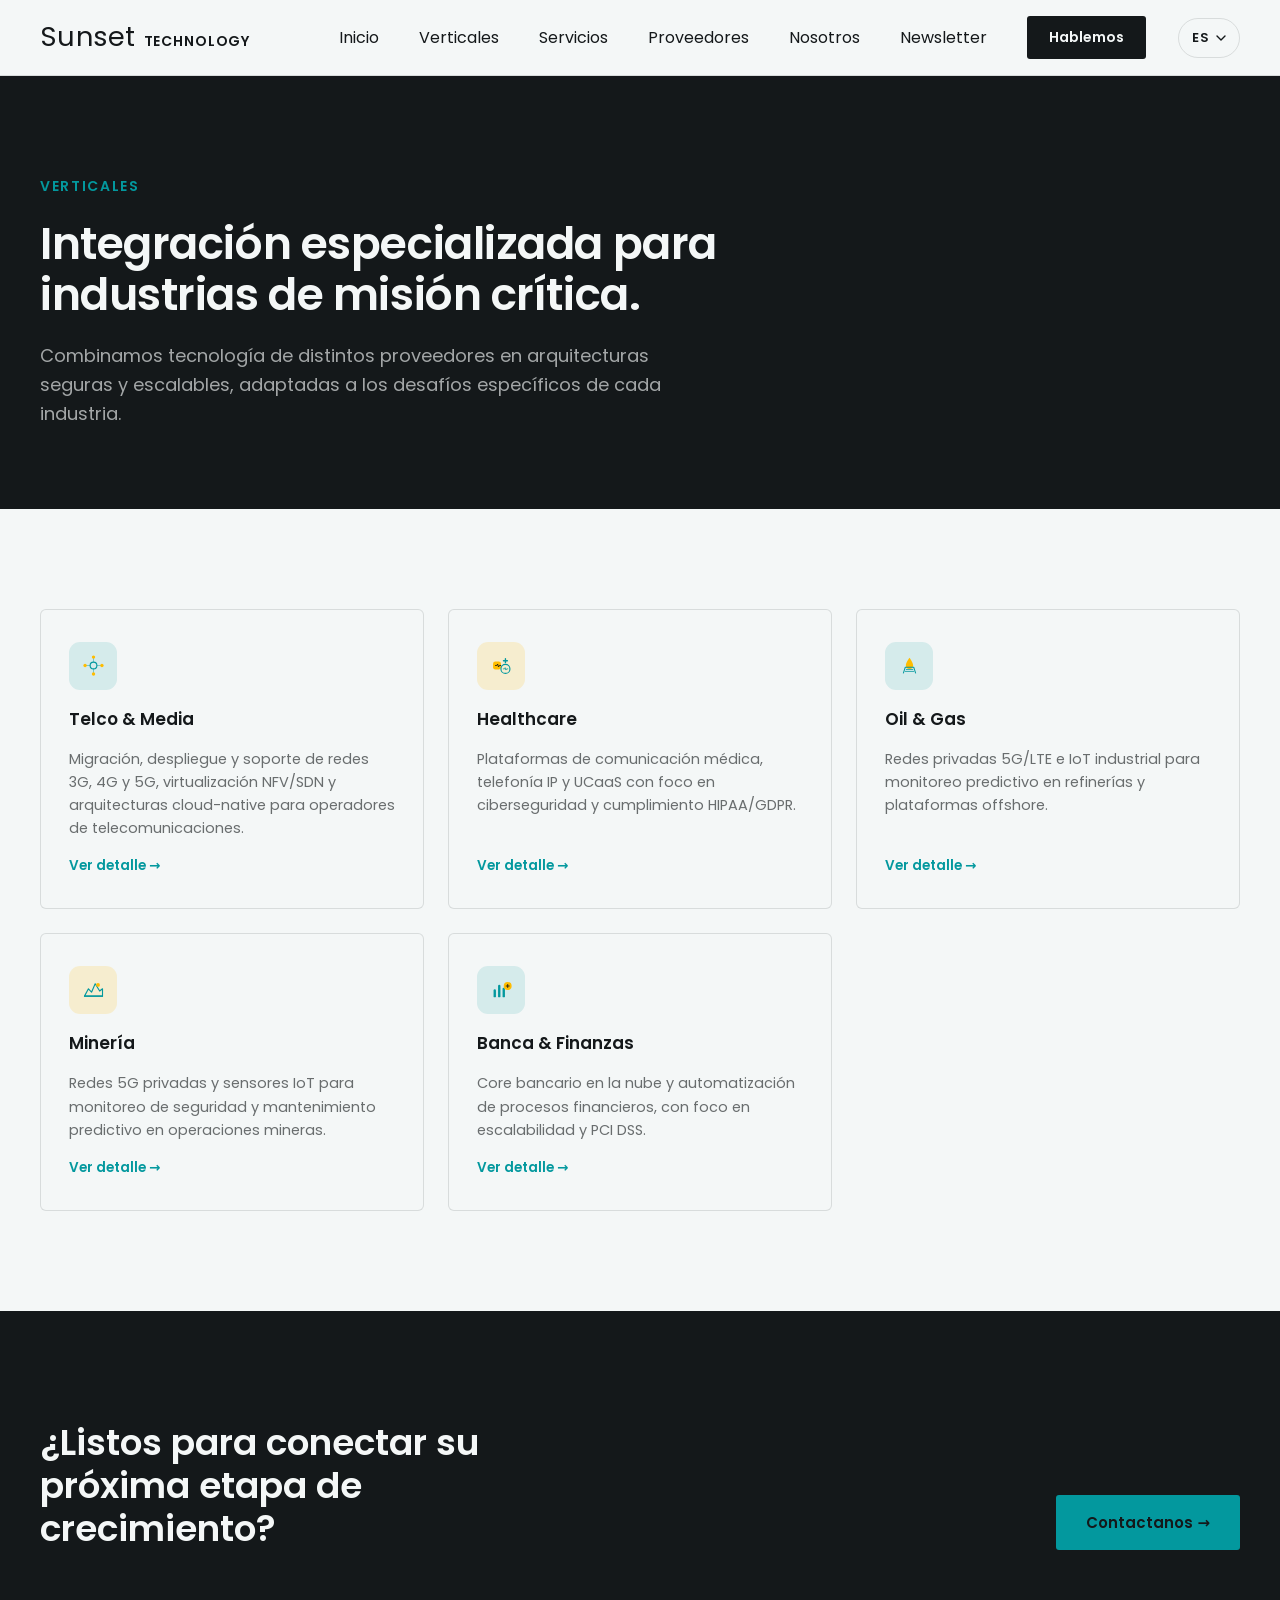
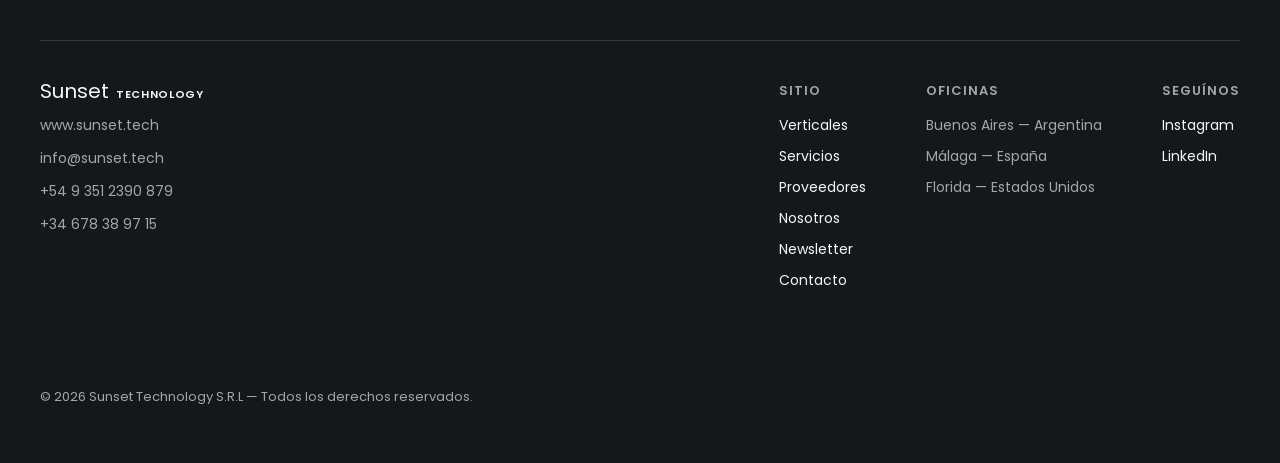
<file: verticales.html>
<!DOCTYPE html>

<html lang="es">
<head>
<meta charset="utf-8"/>
<meta content="width=device-width, initial-scale=1" name="viewport"/>
<title>Verticales — Sunset Technology</title>
<meta content="Soluciones para Telco &amp; Media, Healthcare, Oil &amp; Gas, Minería y Banca &amp; Finanzas." name="description"/>
<link href="[data-uri]" rel="icon"/>
<link href="https://fonts.googleapis.com" rel="preconnect"/>
<link href="https://fonts.googleapis.com/css2?family=Poppins:wght@400;500;600;700&amp;display=swap" rel="stylesheet"/>
<style>
@font-face{
  font-family:'Blanka';
  font-style:normal;
  font-weight:400;
  font-display:swap;
  src:url('https://fonts.cdnfonts.com/s/18915/Blanka-Regular.woff') format('woff');
}
:root{
  --ink:#14181A;
  --ink-soft:#1D2426;
  --ink-line: rgba(244,247,247,0.14);
  --paper:#F4F7F7;
  --paper-soft:#E7EEEE;
  --paper-line: rgba(20,24,26,0.12);
  --text-on-paper:#14181A;
  --text-muted-on-paper: rgba(20,24,26,0.62);
  --text-on-ink:#F4F7F7;
  --text-muted-on-ink: rgba(244,247,247,0.64);
  --accent:#03989E;
  --accent-2:#FFBC00;
  --accent-2-tint: rgba(255,188,0,0.16);
  --accent-tint: rgba(3,152,158,0.13);
  --font-display: 'Poppins', system-ui, sans-serif;
  --font-body: 'Poppins', system-ui, sans-serif;
  --font-brand: 'Blanka', 'Poppins', sans-serif;
}
*{ box-sizing:border-box; }
body{ margin:0; background:var(--paper); font-family:var(--font-body); color:var(--text-on-paper); }
h1,h2,h3{ font-family:var(--font-display); }
a{ color:inherit; text-decoration:none; }
img{ display:block; max-width:100%; }
.wrap{ width:100%; display:flex; justify-content:center; }
.container{ width:100%; max-width:1280px; padding:0 40px; box-sizing:border-box; }
.link-u{ position:relative; transition:opacity .15s; }
.link-u:hover{ opacity:0.7; }
.cta{ transition:transform .2s ease, opacity .2s ease; display:inline-block; }
.cta:hover{ opacity:0.9; transform:translateY(-1px); }
.op-name{ display:inline-block; white-space:nowrap; color:var(--text-muted-on-paper); opacity:0.55; filter:grayscale(1); transform:scale(1); transition:opacity .35s ease, color .35s ease, filter .35s ease, transform .35s ease; }
.op-name.active{ color:var(--accent); opacity:1; filter:grayscale(0); transform:scale(1.06); }

.navbar{ border-bottom:1px solid var(--paper-line); background:var(--paper); position:sticky; top:0; z-index:20; }
.nav-links{ display:flex; align-items:center; gap:40px; }
.cta-dark{ font-size:14px; font-weight:600; background:var(--ink); color:var(--paper); padding:11px 22px; border-radius:3px; }
.brand-wordmark{ color:inherit; }

.nav-toggle{ display:none; flex-direction:column; justify-content:center; align-items:center; gap:5px; width:30px; height:30px; background:none; border:none; cursor:pointer; padding:0; flex:0 0 auto; }
.nav-toggle span{ display:block; width:22px; height:2px; background:var(--text-on-paper); border-radius:2px; transition:transform .2s ease, opacity .2s ease; }
.nav-toggle.open span:nth-child(1){ transform:translateY(7px) rotate(45deg); }
.nav-toggle.open span:nth-child(2){ opacity:0; }
.nav-toggle.open span:nth-child(3){ transform:translateY(-7px) rotate(-45deg); }

.nav-mobile-menu{ display:none; flex-direction:column; border-top:1px solid var(--paper-line); background:var(--paper); }
.nav-mobile-menu.open{ display:flex; }
.nav-mobile-menu a{ padding:16px 40px; font-size:15px; border-bottom:1px solid var(--paper-line); color:var(--text-on-paper); }
.nav-mobile-menu a.cta{ margin:16px 40px; padding:13px 22px; text-align:center; border-bottom:none; display:inline-block; color:var(--paper); }

.lang-switch{ position:relative; flex:0 0 auto; }
.lang-switch-btn{ display:flex; align-items:center; gap:7px; font-family:var(--font-body); font-size:13px; font-weight:600; letter-spacing:0.03em; padding:9px 13px; border:1px solid var(--paper-line); border-radius:20px; background:transparent; cursor:pointer; color:var(--text-on-paper); }
.lang-switch-btn:hover{ background:var(--paper-soft); }
.lang-switch-menu{ position:absolute; top:calc(100% + 8px); right:0; background:var(--paper); border:1px solid var(--paper-line); border-radius:8px; box-shadow:0 10px 28px rgba(0,0,0,.14); overflow:hidden; min-width:130px; display:none; z-index:30; }
.lang-switch.open .lang-switch-menu{ display:block; }
.lang-switch-menu button{ display:block; width:100%; text-align:left; padding:10px 16px; font-size:13.5px; font-family:var(--font-body); background:none; border:none; cursor:pointer; color:var(--text-on-paper); }
.lang-switch-menu button:hover{ background:var(--paper-soft); }
.lang-switch-menu button.active{ color:var(--accent); font-weight:600; }

@keyframes fadeInUp{ from{opacity:0; transform:translateY(20px);} to{opacity:1; transform:translateY(0);} }
.hero-in{ opacity:0; animation:fadeInUp .8s cubic-bezier(.2,.7,.3,1) forwards; }

@keyframes pulseDot{ 0%,100%{opacity:.4; transform:scale(1);} 50%{opacity:1; transform:scale(1.25);} }
.pulse{ animation:pulseDot 2.4s ease-in-out infinite; transform-origin:center; }

@keyframes floatSlow{ 0%,100%{ transform:translateY(0); } 50%{ transform:translateY(-10px); } }
.float{ animation:floatSlow 5s ease-in-out infinite; }

@keyframes marquee{ from{ transform:translateX(0); } to{ transform:translateX(-50%); } }
.marquee-track{ display:flex; align-items:center; gap:64px; width:max-content; animation:marquee 26s linear infinite; }
.marquee-track:hover, .logo-track:hover{ animation-play-state:paused; }

@keyframes marqueeLogos{ from{ transform:translateX(0); } to{ transform:translateX(-50%); } }
.logo-track{ display:flex; align-items:center; gap:28px; width:max-content; animation:marqueeLogos 34s linear infinite; }
.logo-tile{ background:var(--paper); border:1px solid var(--paper-line); border-radius:8px; height:84px; width:168px; display:flex; align-items:center; justify-content:center; padding:16px 22px; flex:0 0 auto; }
.logo-tile img{ max-width:100%; max-height:100%; object-fit:contain; filter:grayscale(1) opacity(0.65); transition:filter .25s ease; }
.logo-tile:hover img{ filter:grayscale(0) opacity(1); }

@keyframes flowDash{ to{ stroke-dashoffset:-48; } }
.flow-line{ stroke-dasharray:5 11; animation:flowDash 1.6s linear infinite; }
.solid-line{ stroke-linecap:round; }

@keyframes drawLine{ to{ stroke-dashoffset:0; } }
.draw-line{ stroke-linecap:round; stroke-dasharray:100; stroke-dashoffset:100; animation:drawLine 1.3s cubic-bezier(.3,.7,.4,1) forwards; }

@keyframes driftBg{ 0%,100%{ transform:translate(0,0); } 50%{ transform:translate(-18px,10px); } }
.bg-drift{ animation:driftBg 9s ease-in-out infinite; }

@keyframes globeZoom{ 0%,100%{ transform:scale(1); } 50%{ transform:scale(1.09); } }
.globe-zoom{ animation:globeZoom 22s ease-in-out infinite; }

.seq-group{ opacity:0; transition:opacity 1.1s ease; }
.reveal.is-visible .seq-group.seq-1{ opacity:1; transition-delay:.3s; }
.reveal.is-visible .seq-group.seq-2{ opacity:1; transition-delay:2.3s; }
.reveal.is-visible .seq-group.seq-3{ opacity:1; transition-delay:4.3s; }

.reveal{ opacity:0; transform:translateY(26px); transition:opacity .7s ease, transform .7s ease; }
.reveal.is-visible{ opacity:1; transform:translateY(0); }

.card{ transition:transform .25s ease, box-shadow .25s ease, border-color .25s ease; }
.card:hover{ transform:translateY(-6px); box-shadow:0 16px 32px rgba(18,24,31,0.10); border-color:rgba(18,24,31,0.26); }

.kw-cloud{ container-type:inline-size; }
.kw-word{ position:absolute; transform:translate(-50%,-50%) rotate(var(--r,0deg)); transform-origin:center; font-family:var(--font-display); white-space:nowrap; line-height:1; cursor:default; transition:transform .25s ease, opacity .25s ease; }
.kw-word:hover{ transform:translate(-50%,-50%) rotate(var(--r,0deg)) scale(1.12); opacity:.82; }

.rol-card{ cursor:pointer; }
.rol-card-toggle{ display:inline-flex; align-items:center; gap:7px; font-size:13px; font-weight:600; color:var(--accent); }
.rol-card-toggle svg{ flex:0 0 auto; }

.rol-modal-overlay{ position:fixed; inset:0; background:rgba(10,14,15,0.72); backdrop-filter:blur(2px); -webkit-backdrop-filter:blur(2px); display:flex; align-items:center; justify-content:center; padding:24px; z-index:100; opacity:0; visibility:hidden; transition:opacity .25s ease, visibility 0s linear .25s; }
.rol-modal-overlay.open{ opacity:1; visibility:visible; transition:opacity .25s ease; }
.rol-modal{ background:var(--ink-soft); border:1px solid var(--ink-line); border-radius:10px; max-width:520px; width:100%; max-height:80vh; overflow-y:auto; padding:42px 38px; position:relative; transform:translateY(14px) scale(.98); transition:transform .3s ease; }
.rol-modal-overlay.open .rol-modal{ transform:translateY(0) scale(1); }
.rol-modal-close{ position:absolute; top:16px; right:16px; width:32px; height:32px; border-radius:50%; border:1px solid var(--ink-line); background:transparent; color:var(--text-on-ink); display:flex; align-items:center; justify-content:center; cursor:pointer; transition:background .2s ease; padding:0; }
.rol-modal-close:hover{ background:rgba(244,247,247,0.08); }
.rol-modal-title{ font-family:var(--font-display); font-weight:600; font-size:22px; color:var(--text-on-ink); margin-bottom:16px; padding-right:30px; }
.rol-modal-body{ font-size:15.5px; line-height:1.7; color:var(--text-muted-on-ink); margin:0; }

.icon-badge{ transition:transform .25s ease; }
.card:hover .icon-badge{ transform:scale(1.08); }

.logo-mark{ height:26px; width:auto; display:block; }
.logo-mark.on-dark{ filter:invert(1) brightness(1.5); }

.grid-3{ display:grid; grid-template-columns:repeat(3, minmax(0,1fr)); gap:24px; }
.grid-2{ display:grid; grid-template-columns:repeat(2, minmax(0,1fr)); gap:1px; background:var(--paper-line); border:1px solid var(--paper-line); }
.grid-3-flush{ display:grid; grid-template-columns:repeat(3, minmax(0,1fr)); gap:1px; background:var(--ink-line); border:1px solid var(--ink-line); }

@media (max-width: 860px){
  .nav-links{ display:none !important; }
  .nav-toggle{ display:flex; }
  .grid-3, .grid-3-flush{ grid-template-columns:1fr !important; }
  .grid-2{ grid-template-columns:1fr !important; }
  h1{ font-size:36px !important; }
  .hero-illustration{ display:none; }
  .quienes-somos-flex{ flex-direction:column !important; }
}

</style>
</head>
<body>
<div class="navbar">
<div class="wrap">
<div class="container" style="padding-top:16px; padding-bottom:16px; display:flex; align-items:center; justify-content:space-between; gap:24px;">
<a class="brand-wordmark" href="index.html" style="display:flex; align-items:baseline; gap:8px;">
<span style="font-family:var(--font-brand); font-size:27px; line-height:1; letter-spacing:0.01em; color:var(--text-on-paper);">Sunset</span>
<span style="font-family:var(--font-display); font-weight:600; font-size:14px; letter-spacing:0.06em; text-transform:uppercase; color:var(--text-on-paper);">Technology</span>
</a>
<div style="display:flex; align-items:center; gap:32px;">
<nav class="nav-links">
<a class="link-u" href="index.html"><span data-i18n="t1">Inicio</span></a>
<a class="link-u" href="verticales.html"><span data-i18n="t2">Verticales</span></a>
<a class="link-u" href="servicios.html"><span data-i18n="t3">Servicios</span></a>
<a class="link-u" href="proveedores.html"><span data-i18n="t4">Proveedores</span></a>
<a class="link-u" href="nosotros.html"><span data-i18n="t5">Nosotros</span></a>
<a class="link-u" href="newsletter.html"><span data-i18n="t6">Newsletter</span></a>
<a class="cta cta-dark" href="contacto.html"><span data-i18n="t7">Hablemos</span></a>
</nav>
<div class="lang-switch">
<button aria-expanded="false" aria-haspopup="true" class="lang-switch-btn" type="button">
<span class="lang-switch-current"><span data-i18n="t8">ES</span></span>
<svg fill="none" height="6" viewbox="0 0 10 6" width="10"><path d="M1 1l4 4 4-4" stroke="currentColor" stroke-linecap="round" stroke-linejoin="round" stroke-width="1.4"></path></svg>
</button>
<div class="lang-switch-menu">
<button data-lang="es" type="button"><span data-i18n="t9">Español</span></button>
<button data-lang="en" type="button"><span data-i18n="t10">English</span></button>
<button data-lang="it" type="button"><span data-i18n="t11">Italiano</span></button>
</div>
</div>
<button aria-controls="nav-mobile-menu" aria-expanded="false" aria-label="Abrir menú" class="nav-toggle" id="nav-toggle" type="button">
<span></span><span></span><span></span>
</button>
</div>
</div>
</div>
<nav class="nav-mobile-menu" id="nav-mobile-menu">
<a href="index.html"><span data-i18n="t12">Inicio</span></a>
<a href="verticales.html"><span data-i18n="t13">Verticales</span></a>
<a href="servicios.html"><span data-i18n="t14">Servicios</span></a>
<a href="proveedores.html"><span data-i18n="t15">Proveedores</span></a>
<a href="nosotros.html"><span data-i18n="t16">Nosotros</span></a>
<a href="newsletter.html"><span data-i18n="t17">Newsletter</span></a>
<a class="cta cta-dark" href="contacto.html"><span data-i18n="t18">Hablemos</span></a>
</nav>
</div>
<div class="wrap" style="background:var(--ink); color:var(--text-on-ink); position:relative; overflow:hidden;">
<div class="container" style="padding-top:100px; padding-bottom:80px; display:flex; flex-direction:column; gap:22px; position:relative; z-index:1;">
<div class="hero-in" style="font-size:14px; font-weight:600; letter-spacing:0.12em; text-transform:uppercase; color:var(--accent);"><span data-i18n="t19">Verticales</span></div>
<h1 class="hero-in" style="animation-delay:.1s; margin:0; font-family:var(--font-display); font-weight:600; font-size:44px; line-height:1.15; letter-spacing:-0.01em; max-width:760px;"><span data-i18n="t20">Integración especializada para industrias de misión crítica.</span></h1>
<div class="hero-in" style="animation-delay:.2s;"><p style="margin:0; font-size:18px; line-height:1.6; color:var(--text-muted-on-ink); max-width:640px;"><span data-i18n="t21">Combinamos tecnología de distintos proveedores en arquitecturas seguras y escalables, adaptadas a los desafíos específicos de cada industria.</span></p></div>
</div>
</div>
<div class="wrap" style="background:var(--paper);">
<div class="container" style="padding-top:100px; padding-bottom:100px;">
<div class="grid-3">
<a class="reveal card" href="vertical-telco.html" style="border:1px solid var(--paper-line); border-radius:6px; padding:32px 28px; display:flex; flex-direction:column; gap:16px; background:var(--paper);">
<div class="icon-badge" style="width:48px; height:48px; border-radius:11px; background:var(--accent-tint); display:flex; align-items:center; justify-content:center;"><svg fill="none" height="27" viewbox="0 0 48 48" width="27">
<circle cx="24" cy="24" fill="none" r="6" stroke="var(--accent)" stroke-width="2"></circle>
<g opacity="0.55" stroke="var(--accent)" stroke-width="1.4">
<line x1="24" x2="24" y1="18" y2="9"></line><line x1="24" x2="24" y1="30" y2="39"></line>
<line x1="18" x2="9" y1="24" y2="24"></line><line x1="30" x2="39" y1="24" y2="24"></line>
</g>
<circle cx="24" cy="9" fill="var(--accent-2)" r="3"></circle>
<circle cx="24" cy="39" fill="var(--accent-2)" r="3"></circle>
<circle cx="9" cy="24" fill="var(--accent-2)" r="3"></circle>
<circle cx="39" cy="24" fill="var(--accent-2)" r="3"></circle>
</svg></div>
<div style="font-weight:600; font-size:17px; color:var(--text-on-paper);"><span data-i18n="t22">Telco &amp; Media</span></div>
<p style="margin:0; font-size:14.5px; line-height:1.6; color:var(--text-muted-on-paper);"><span data-i18n="t23">Migración, despliegue y soporte de redes 3G, 4G y 5G, virtualización NFV/SDN y arquitecturas cloud-native para operadores de telecomunicaciones.</span></p>
<span style="font-size:13.5px; font-weight:600; color:var(--accent); margin-top:auto;"><span data-i18n="t24">Ver detalle →</span></span>
</a>
<a class="reveal card" href="vertical-salud.html" style="border:1px solid var(--paper-line); border-radius:6px; padding:32px 28px; display:flex; flex-direction:column; gap:16px; background:var(--paper); transition-delay:0.05s;">
<div class="icon-badge" style="width:48px; height:48px; border-radius:11px; background:var(--accent-2-tint); display:flex; align-items:center; justify-content:center;"><svg fill="none" height="27" viewbox="0 0 48 48" width="27">
<rect fill="var(--accent-2)" height="14" rx="4" width="14" x="9" y="17"></rect>
<path d="M13.3 24h2.4l1.4-2.6 1.6 5.2 1.5-2.6h2.5" fill="none" stroke="var(--ink)" stroke-linecap="round" stroke-linejoin="round" stroke-width="1.5"></path>
<path d="M31 12v7M27.5 15.5h7" stroke="var(--accent)" stroke-linecap="round" stroke-width="2.4"></path>
<circle cx="31" cy="30" fill="none" r="8" stroke="var(--accent)" stroke-width="2"></circle>
<path d="M27.2 30h2.2l1.1-2.1 1.3 4.2 1.2-2.1h2.2" fill="none" stroke="var(--accent)" stroke-linecap="round" stroke-linejoin="round" stroke-width="1.4"></path>
</svg></div>
<div style="font-weight:600; font-size:17px; color:var(--text-on-paper);"><span data-i18n="t25">Healthcare</span></div>
<p style="margin:0; font-size:14.5px; line-height:1.6; color:var(--text-muted-on-paper);"><span data-i18n="t26">Plataformas de comunicación médica, telefonía IP y UCaaS con foco en ciberseguridad y cumplimiento HIPAA/GDPR.</span></p>
<span style="font-size:13.5px; font-weight:600; color:var(--accent); margin-top:auto;"><span data-i18n="t27">Ver detalle →</span></span>
</a>
<a class="reveal card" href="vertical-oil-gas.html" style="border:1px solid var(--paper-line); border-radius:6px; padding:32px 28px; display:flex; flex-direction:column; gap:16px; background:var(--paper); transition-delay:0.1s;">
<div class="icon-badge" style="width:48px; height:48px; border-radius:11px; background:var(--accent-tint); display:flex; align-items:center; justify-content:center;"><svg fill="none" height="27" viewbox="0 0 48 48" width="27">
<path d="M24 10c0 0-6.5 8.5-6.5 13.5a6.5 6.5 0 0 0 13 0C30.5 18.5 24 10 24 10z" fill="var(--accent-2)"></path>
<path d="M13 38l3.5-11h15l3.5 11" fill="none" stroke="var(--accent)" stroke-linejoin="round" stroke-width="1.8"></path>
<path d="M17.5 31h13M15.8 34.5h16.4" stroke="var(--accent)" stroke-width="1.4"></path>
</svg></div>
<div style="font-weight:600; font-size:17px; color:var(--text-on-paper);"><span data-i18n="t28">Oil &amp; Gas</span></div>
<p style="margin:0; font-size:14.5px; line-height:1.6; color:var(--text-muted-on-paper);"><span data-i18n="t29">Redes privadas 5G/LTE e IoT industrial para monitoreo predictivo en refinerías y plataformas offshore.</span></p>
<span style="font-size:13.5px; font-weight:600; color:var(--accent); margin-top:auto;"><span data-i18n="t30">Ver detalle →</span></span>
</a>
<a class="reveal card" href="vertical-mineria.html" style="border:1px solid var(--paper-line); border-radius:6px; padding:32px 28px; display:flex; flex-direction:column; gap:16px; background:var(--paper);">
<div class="icon-badge" style="width:48px; height:48px; border-radius:11px; background:var(--accent-2-tint); display:flex; align-items:center; justify-content:center;"><svg fill="none" height="27" viewbox="0 0 48 48" width="27">
<path d="M8 34l7-13 5.5 6 6.5-15 8 13 5-4v13z" fill="none" stroke="var(--accent)" stroke-linejoin="round" stroke-width="2"></path>
<path d="M8 34h32" stroke="var(--accent)" stroke-linecap="round" stroke-width="2"></path>
<circle cx="32" cy="14" fill="var(--accent-2)" r="3.4"></circle>
</svg></div>
<div style="font-weight:600; font-size:17px; color:var(--text-on-paper);"><span data-i18n="t31">Minería</span></div>
<p style="margin:0; font-size:14.5px; line-height:1.6; color:var(--text-muted-on-paper);"><span data-i18n="t32">Redes 5G privadas y sensores IoT para monitoreo de seguridad y mantenimiento predictivo en operaciones mineras.</span></p>
<span style="font-size:13.5px; font-weight:600; color:var(--accent); margin-top:auto;"><span data-i18n="t33">Ver detalle →</span></span>
</a>
<a class="reveal card" href="vertical-banca.html" style="border:1px solid var(--paper-line); border-radius:6px; padding:32px 28px; display:flex; flex-direction:column; gap:16px; background:var(--paper); transition-delay:0.05s;">
<div class="icon-badge" style="width:48px; height:48px; border-radius:11px; background:var(--accent-tint); display:flex; align-items:center; justify-content:center;"><svg fill="none" height="27" viewbox="0 0 48 48" width="27">
<g stroke="var(--accent)" stroke-linecap="round" stroke-width="4.2">
<line x1="12" x2="12" y1="34" y2="24"></line>
<line x1="20" x2="20" y1="34" y2="16"></line>
<line x1="28" x2="28" y1="34" y2="21"></line>
</g>
<circle cx="35" cy="16" fill="var(--accent-2)" r="7"></circle>
<path d="M32.3 16h5.4M35 13.3v5.4" stroke="var(--ink)" stroke-linecap="round" stroke-width="1.5"></path>
</svg></div>
<div style="font-weight:600; font-size:17px; color:var(--text-on-paper);"><span data-i18n="t34">Banca &amp; Finanzas</span></div>
<p style="margin:0; font-size:14.5px; line-height:1.6; color:var(--text-muted-on-paper);"><span data-i18n="t35">Core bancario en la nube y automatización de procesos financieros, con foco en escalabilidad y PCI DSS.</span></p>
<span style="font-size:13.5px; font-weight:600; color:var(--accent); margin-top:auto;"><span data-i18n="t36">Ver detalle →</span></span>
</a>
</div>
</div>
</div>
<div class="wrap" style="background:var(--ink); color:var(--text-on-ink);">
<div class="container" style="padding-top:110px; padding-bottom:56px; display:flex; flex-direction:column; gap:90px;">
<div class="reveal" style="display:flex; align-items:flex-end; justify-content:space-between; flex-wrap:wrap; gap:30px;">
<h2 style="margin:0; font-family:var(--font-display); font-weight:600; font-size:36px; line-height:1.2; max-width:560px;"><span data-i18n="t37">¿Listos para conectar su próxima etapa de crecimiento?</span></h2>
<a class="cta" href="contacto.html" style="background:var(--accent); color:var(--ink); font-weight:600; font-size:15px; padding:16px 30px; border-radius:3px; white-space:nowrap;"><span data-i18n="t38">Contactanos →</span></a>
</div>
<div style="display:flex; justify-content:space-between; gap:40px; flex-wrap:wrap; padding-top:40px; border-top:1px solid var(--ink-line);">
<div style="display:flex; flex-direction:column; gap:12px;">
<div class="brand-wordmark" style="display:flex; align-items:baseline; gap:7px;">
<span style="font-family:var(--font-brand); font-size:20px; line-height:1;">Sunset</span>
<span style="font-family:var(--font-display); font-weight:600; font-size:11px; letter-spacing:0.06em; text-transform:uppercase;">Technology</span>
</div>
<a class="link-u" href="https://www.sunset.tech" style="font-size:14px; color:var(--text-muted-on-ink);"><span data-i18n="t39">www.sunset.tech</span></a>
<a class="link-u" href="mailto:info@sunset.tech" style="font-size:14px; color:var(--text-muted-on-ink);"><span data-i18n="t40">info@sunset.tech</span></a>
<a class="link-u" href="https://wa.me/5493512390879" style="font-size:14px; color:var(--text-muted-on-ink); font-variant-numeric:tabular-nums;"><span data-i18n="t41">+54 9 351 2390 879</span></a>
<a class="link-u" href="https://wa.me/34678389715" style="font-size:14px; color:var(--text-muted-on-ink); font-variant-numeric:tabular-nums;"><span data-i18n="t42">+34 678 38 97 15</span></a>
</div>
<div style="display:flex; gap:60px; flex-wrap:wrap;">
<div style="display:flex; flex-direction:column; gap:10px;">
<div style="font-size:13px; font-weight:600; letter-spacing:0.08em; text-transform:uppercase; color:var(--text-muted-on-ink); margin-bottom:4px;"><span data-i18n="t43">Sitio</span></div>
<a class="link-u" href="verticales.html" style="font-size:14px;"><span data-i18n="t44">Verticales</span></a>
<a class="link-u" href="servicios.html" style="font-size:14px;"><span data-i18n="t45">Servicios</span></a>
<a class="link-u" href="proveedores.html" style="font-size:14px;"><span data-i18n="t46">Proveedores</span></a>
<a class="link-u" href="nosotros.html" style="font-size:14px;"><span data-i18n="t47">Nosotros</span></a>
<a class="link-u" href="newsletter.html" style="font-size:14px;"><span data-i18n="t48">Newsletter</span></a>
<a class="link-u" href="contacto.html" style="font-size:14px;"><span data-i18n="t49">Contacto</span></a>
</div>
<div style="display:flex; flex-direction:column; gap:10px;">
<div style="font-size:13px; font-weight:600; letter-spacing:0.08em; text-transform:uppercase; color:var(--text-muted-on-ink); margin-bottom:4px;"><span data-i18n="t50">Oficinas</span></div>
<div style="font-size:14px; color:var(--text-muted-on-ink);"><span data-i18n="t51">Buenos Aires — Argentina</span></div>
<div style="font-size:14px; color:var(--text-muted-on-ink);"><span data-i18n="t52">Málaga — España</span></div>
<div style="font-size:14px; color:var(--text-muted-on-ink);"><span data-i18n="t53">Florida — Estados Unidos</span></div>
</div>
<div style="display:flex; flex-direction:column; gap:10px;">
<div style="font-size:13px; font-weight:600; letter-spacing:0.08em; text-transform:uppercase; color:var(--text-muted-on-ink); margin-bottom:4px;"><span data-i18n="t54">Seguínos</span></div>
<a class="link-u" href="https://www.instagram.com/sunset.technology" style="font-size:14px;"><span data-i18n="t55">Instagram</span></a>
<a class="link-u" href="https://www.linkedin.com/company/sunset-technology" style="font-size:14px;"><span data-i18n="t56">LinkedIn</span></a>
</div>
</div>
</div>
<div style="font-size:13px; color:var(--text-muted-on-ink); padding-top:6px;"><span data-i18n="t57">© 2026 Sunset Technology S.R.L — Todos los derechos reservados.</span></div>
</div>
</div>
<script>window.__I18N__ = {"__title__": {"es": "Verticales — Sunset Technology", "en": "Verticals — Sunset Technology", "it": "Verticali — Sunset Technology"}, "__meta_desc__": {"es": "Soluciones para Telco & Media, Healthcare, Oil & Gas, Minería y Banca & Finanzas.", "en": "Solutions for Telco & Media, Healthcare, Oil & Gas, Mining and Banking & Finance.", "it": "Soluzioni per Telco & Media, Healthcare, Oil & Gas, Miniere e Banche & Finanza."}, "t1": {"es": "Inicio", "en": "Home", "it": "Home"}, "t2": {"es": "Verticales", "en": "Verticals", "it": "Verticali"}, "t3": {"es": "Servicios", "en": "Services", "it": "Servizi"}, "t4": {"es": "Proveedores", "en": "Partners", "it": "Fornitori"}, "t5": {"es": "Nosotros", "en": "About us", "it": "Chi siamo"}, "t6": {"es": "Newsletter", "en": "Newsletter", "it": "Newsletter"}, "t7": {"es": "Hablemos", "en": "Let's talk", "it": "Parliamone"}, "t8": {"es": "ES", "en": "ES", "it": "ES"}, "t9": {"es": "Español", "en": "Español", "it": "Español"}, "t10": {"es": "English", "en": "English", "it": "English"}, "t11": {"es": "Italiano", "en": "Italiano", "it": "Italiano"}, "t12": {"es": "Inicio", "en": "Home", "it": "Home"}, "t13": {"es": "Verticales", "en": "Verticals", "it": "Verticali"}, "t14": {"es": "Servicios", "en": "Services", "it": "Servizi"}, "t15": {"es": "Proveedores", "en": "Partners", "it": "Fornitori"}, "t16": {"es": "Nosotros", "en": "About us", "it": "Chi siamo"}, "t17": {"es": "Newsletter", "en": "Newsletter", "it": "Newsletter"}, "t18": {"es": "Hablemos", "en": "Let's talk", "it": "Parliamone"}, "t19": {"es": "Verticales", "en": "Verticals", "it": "Verticali"}, "t20": {"es": "Integración especializada para industrias de misión crítica.", "en": "Specialized integration for mission-critical industries.", "it": "Integrazione specializzata per settori mission-critical."}, "t21": {"es": "Combinamos tecnología de distintos proveedores en arquitecturas seguras y escalables, adaptadas a los desafíos específicos de cada industria.", "en": "We combine technology from different vendors into secure, scalable architectures, tailored to each industry's specific challenges.", "it": "Combiniamo tecnologie di diversi fornitori in architetture sicure e scalabili, adattate alle sfide specifiche di ogni settore."}, "t22": {"es": "Telco & Media", "en": "Telco & Media", "it": "Telco & Media"}, "t23": {"es": "Migración, despliegue y soporte de redes 3G, 4G y 5G, virtualización NFV/SDN y arquitecturas cloud-native para operadores de telecomunicaciones.", "en": "Migration, deployment and support of 3G, 4G and 5G networks, NFV/SDN virtualization and cloud-native architectures for telecommunications operators.", "it": "Migrazione, implementazione e supporto di reti 3G, 4G e 5G, virtualizzazione NFV/SDN e architetture cloud-native per operatori di telecomunicazioni."}, "t24": {"es": "Ver detalle →", "en": "View details →", "it": "Vedi dettagli →"}, "t25": {"es": "Healthcare", "en": "Healthcare", "it": "Healthcare"}, "t26": {"es": "Plataformas de comunicación médica, telefonía IP y UCaaS con foco en ciberseguridad y cumplimiento HIPAA/GDPR.", "en": "Medical communication platforms, IP telephony and UCaaS focused on cybersecurity and HIPAA/GDPR compliance.", "it": "Piattaforme di comunicazione medica, telefonia IP e UCaaS con focus su cybersecurity e conformità HIPAA/GDPR."}, "t27": {"es": "Ver detalle →", "en": "View details →", "it": "Vedi dettagli →"}, "t28": {"es": "Oil & Gas", "en": "Oil & Gas", "it": "Oil & Gas"}, "t29": {"es": "Redes privadas 5G/LTE e IoT industrial para monitoreo predictivo en refinerías y plataformas offshore.", "en": "Private 5G/LTE networks and industrial IoT for predictive monitoring in refineries and offshore platforms.", "it": "Reti private 5G/LTE e IoT industriale per il monitoraggio predittivo in raffinerie e piattaforme offshore."}, "t30": {"es": "Ver detalle →", "en": "View details →", "it": "Vedi dettagli →"}, "t31": {"es": "Minería", "en": "Mining", "it": "Miniere"}, "t32": {"es": "Redes 5G privadas y sensores IoT para monitoreo de seguridad y mantenimiento predictivo en operaciones mineras.", "en": "Private 5G networks and IoT sensors for safety monitoring and predictive maintenance in mining operations.", "it": "Reti 5G private e sensori IoT per il monitoraggio della sicurezza e la manutenzione predittiva nelle operazioni minerarie."}, "t33": {"es": "Ver detalle →", "en": "View details →", "it": "Vedi dettagli →"}, "t34": {"es": "Banca & Finanzas", "en": "Banking & Finance", "it": "Banche & Finanza"}, "t35": {"es": "Core bancario en la nube y automatización de procesos financieros, con foco en escalabilidad y PCI DSS.", "en": "Cloud banking core and financial process automation, focused on scalability and PCI DSS.", "it": "Core bancario nel cloud e automazione dei processi finanziari, con focus su scalabilità e PCI DSS."}, "t36": {"es": "Ver detalle →", "en": "View details →", "it": "Vedi dettagli →"}, "t37": {"es": "¿Listos para conectar su próxima etapa de crecimiento?", "en": "Ready to connect your next stage of growth?", "it": "Pronti a collegare la vostra prossima fase di crescita?"}, "t38": {"es": "Contactanos →", "en": "Contact us →", "it": "Contattaci →"}, "t39": {"es": "www.sunset.tech", "en": "www.sunset.tech", "it": "www.sunset.tech"}, "t40": {"es": "info@sunset.tech", "en": "info@sunset.tech", "it": "info@sunset.tech"}, "t41": {"es": "+54 9 351 2390 879", "en": "+54 9 351 2390 879", "it": "+54 9 351 2390 879"}, "t42": {"es": "+34 678 38 97 15", "en": "+34 678 38 97 15", "it": "+34 678 38 97 15"}, "t43": {"es": "Sitio", "en": "Site", "it": "Sito"}, "t44": {"es": "Verticales", "en": "Verticals", "it": "Verticali"}, "t45": {"es": "Servicios", "en": "Services", "it": "Servizi"}, "t46": {"es": "Proveedores", "en": "Partners", "it": "Fornitori"}, "t47": {"es": "Nosotros", "en": "About us", "it": "Chi siamo"}, "t48": {"es": "Newsletter", "en": "Newsletter", "it": "Newsletter"}, "t49": {"es": "Contacto", "en": "Contact", "it": "Contatti"}, "t50": {"es": "Oficinas", "en": "Offices", "it": "Uffici"}, "t51": {"es": "Buenos Aires — Argentina", "en": "Buenos Aires — Argentina", "it": "Buenos Aires — Argentina"}, "t52": {"es": "Málaga — España", "en": "Málaga — Spain", "it": "Málaga — Spagna"}, "t53": {"es": "Florida — Estados Unidos", "en": "Florida — United States", "it": "Florida — Stati Uniti"}, "t54": {"es": "Seguínos", "en": "Follow us", "it": "Seguici"}, "t55": {"es": "Instagram", "en": "Instagram", "it": "Instagram"}, "t56": {"es": "LinkedIn", "en": "LinkedIn", "it": "LinkedIn"}, "t57": {"es": "© 2026 Sunset Technology S.R.L — Todos los derechos reservados.", "en": "© 2026 Sunset Technology S.R.L — All rights reserved.", "it": "© 2026 Sunset Technology S.R.L — Tutti i diritti riservati."}};</script>
<script>
(function () {
  try {
    var els = document.querySelectorAll('.reveal');
    var io = new IntersectionObserver(function (entries) {
      entries.forEach(function (entry) {
        if (entry.isIntersecting) {
          entry.target.classList.add('is-visible');
          io.unobserve(entry.target);
        }
      });
    }, { threshold: 0.12 });
    els.forEach(function (el) { io.observe(el); });
  } catch (e) {}
})();

// ---------------------------------------------------------------------------
// Mobile navigation: hamburger toggle opens/closes the collapsible menu with
// the page links (hidden on desktop, where the inline nav-links are shown
// instead). Closes automatically after tapping any link in it.
// ---------------------------------------------------------------------------
(function () {
  try {
    var toggle = document.getElementById('nav-toggle');
    var menu = document.getElementById('nav-mobile-menu');
    if (!toggle || !menu) { return; }
    function setOpen(open) {
      menu.classList.toggle('open', open);
      toggle.classList.toggle('open', open);
      toggle.setAttribute('aria-expanded', open ? 'true' : 'false');
    }
    toggle.addEventListener('click', function () {
      setOpen(!menu.classList.contains('open'));
    });
    menu.querySelectorAll('a').forEach(function (a) {
      a.addEventListener('click', function () { setOpen(false); });
    });
  } catch (e) {}
})();

// ---------------------------------------------------------------------------
// Language switcher (ES / EN / IT). Translations for the current page are
// embedded per-page as window.__I18N__ = { "<id>": {es,en,it}, ... }.
// ---------------------------------------------------------------------------
(function () {
  try {
    var LANGS = ['es', 'en', 'it'];
    var stored = null;
    try { stored = localStorage.getItem('sunset_lang'); } catch (e) {}
    var lang = (stored && LANGS.indexOf(stored) !== -1) ? stored : 'es';

    function applyLang(l) {
      lang = l;
      try { localStorage.setItem('sunset_lang', l); } catch (e) {}
      document.documentElement.lang = l;
      var data = window.__I18N__ || {};

      var titleEntry = data.__title__;
      if (titleEntry && titleEntry[l] != null) { document.title = titleEntry[l]; }
      var descEntry = data.__meta_desc__;
      if (descEntry && descEntry[l] != null) {
        var metaDesc = document.querySelector('meta[name="description"]');
        if (metaDesc) { metaDesc.setAttribute('content', descEntry[l]); }
      }

      var nodes = document.querySelectorAll('[data-i18n]');
      for (var i = 0; i < nodes.length; i++) {
        var el = nodes[i];
        var key = el.getAttribute('data-i18n');
        var entry = data[key];
        if (entry && entry[l] != null) { el.innerHTML = entry[l]; }
      }

      var attrNodes = document.querySelectorAll('[data-i18n-attr]');
      for (var j = 0; j < attrNodes.length; j++) {
        var an = attrNodes[j];
        var specs = an.getAttribute('data-i18n-attr').split(',');
        for (var s = 0; s < specs.length; s++) {
          var spec = specs[s].split(':');
          var attrEntry = data[spec[1]];
          if (attrEntry && attrEntry[l] != null) { an.setAttribute(spec[0], attrEntry[l]); }
        }
      }

      var btns = document.querySelectorAll('.lang-switch-menu button');
      for (var k = 0; k < btns.length; k++) {
        btns[k].classList.toggle('active', btns[k].getAttribute('data-lang') === l);
      }
      var label = document.querySelector('.lang-switch-current');
      if (label) { label.textContent = l.toUpperCase(); }
    }

    document.addEventListener('DOMContentLoaded', function () {
      applyLang(lang);
      var sw = document.querySelector('.lang-switch');
      if (!sw) { return; }
      var btn = sw.querySelector('.lang-switch-btn');
      btn.addEventListener('click', function (e) {
        e.stopPropagation();
        sw.classList.toggle('open');
      });
      var menuBtns = sw.querySelectorAll('.lang-switch-menu button');
      for (var i = 0; i < menuBtns.length; i++) {
        menuBtns[i].addEventListener('click', function (ev) {
          applyLang(ev.currentTarget.getAttribute('data-lang'));
          sw.classList.remove('open');
        });
      }
      document.addEventListener('click', function () { sw.classList.remove('open'); });
    });
  } catch (e) {}
})();

// ---------------------------------------------------------------------------
// "Presencia" map video: starts playing (from the beginning, so the visitor
// sees the full rotate-in + sequential Florida/Buenos Aires/Malaga reveal)
// only once it actually scrolls into view, instead of autoplaying while
// off-screen and looping past the interesting part before anyone sees it.
// ---------------------------------------------------------------------------
(function () {
  try {
    var vid = document.getElementById('presencia-video');
    if (!vid) { return; }
    var started = false;
    var io = new IntersectionObserver(function (entries) {
      entries.forEach(function (entry) {
        if (entry.isIntersecting && !started) {
          started = true;
          try { vid.currentTime = 0; } catch (e) {}
          var p = vid.play();
          if (p && p.catch) { p.catch(function () {}); }
          io.unobserve(entry.target);
        }
      });
    }, { threshold: 0.3 });
    io.observe(vid);
  } catch (e) {}
})();

// ---------------------------------------------------------------------------
// "Nuestro rol como integrador de sistemas" cards: clicking one opens a
// popup modal with the card's full explanatory text, in addition to the
// existing hover lift.
// ---------------------------------------------------------------------------
(function () {
  try {
    var overlay = document.getElementById('rol-modal-overlay');
    if (!overlay) { return; }
    var titleEl = document.getElementById('rol-modal-title');
    var bodyEl = document.getElementById('rol-modal-body');
    var closeBtn = document.getElementById('rol-modal-close');

    function openModal(title, detail) {
      titleEl.textContent = title || '';
      bodyEl.textContent = detail || '';
      overlay.classList.add('open');
    }
    function closeModal() {
      overlay.classList.remove('open');
    }

    document.querySelectorAll('.rol-card').forEach(function (card) {
      card.addEventListener('click', function () {
        openModal(card.getAttribute('data-title'), card.getAttribute('data-detail'));
      });
    });
    if (closeBtn) { closeBtn.addEventListener('click', closeModal); }
    overlay.addEventListener('click', function (e) {
      if (e.target === overlay) { closeModal(); }
    });
    document.addEventListener('keydown', function (e) {
      if (e.key === 'Escape') { closeModal(); }
    });
  } catch (e) {}
})();

// ---------------------------------------------------------------------------
// "Con la confianza de" marquee: each operator name is dim/disabled by
// default and lights up (brand color, full opacity) for roughly a second
// as it passes through the horizontal center of the track.
// ---------------------------------------------------------------------------
(function () {
  try {
    var wrap = document.querySelector('.trust-track-wrap');
    if (!wrap) { return; }
    var names = wrap.querySelectorAll('.op-name');
    if (!names.length) { return; }
    function tick() {
      var wrapRect = wrap.getBoundingClientRect();
      var centerX = wrapRect.left + wrapRect.width / 2;
      for (var i = 0; i < names.length; i++) {
        var r = names[i].getBoundingClientRect();
        var dist = Math.abs((r.left + r.width / 2) - centerX);
        var threshold = Math.max(30, r.width / 2.2);
        names[i].classList.toggle('active', dist < threshold);
      }
      requestAnimationFrame(tick);
    }
    requestAnimationFrame(tick);
  } catch (e) {}
})();

</script>
</body>
</html>
</file>
